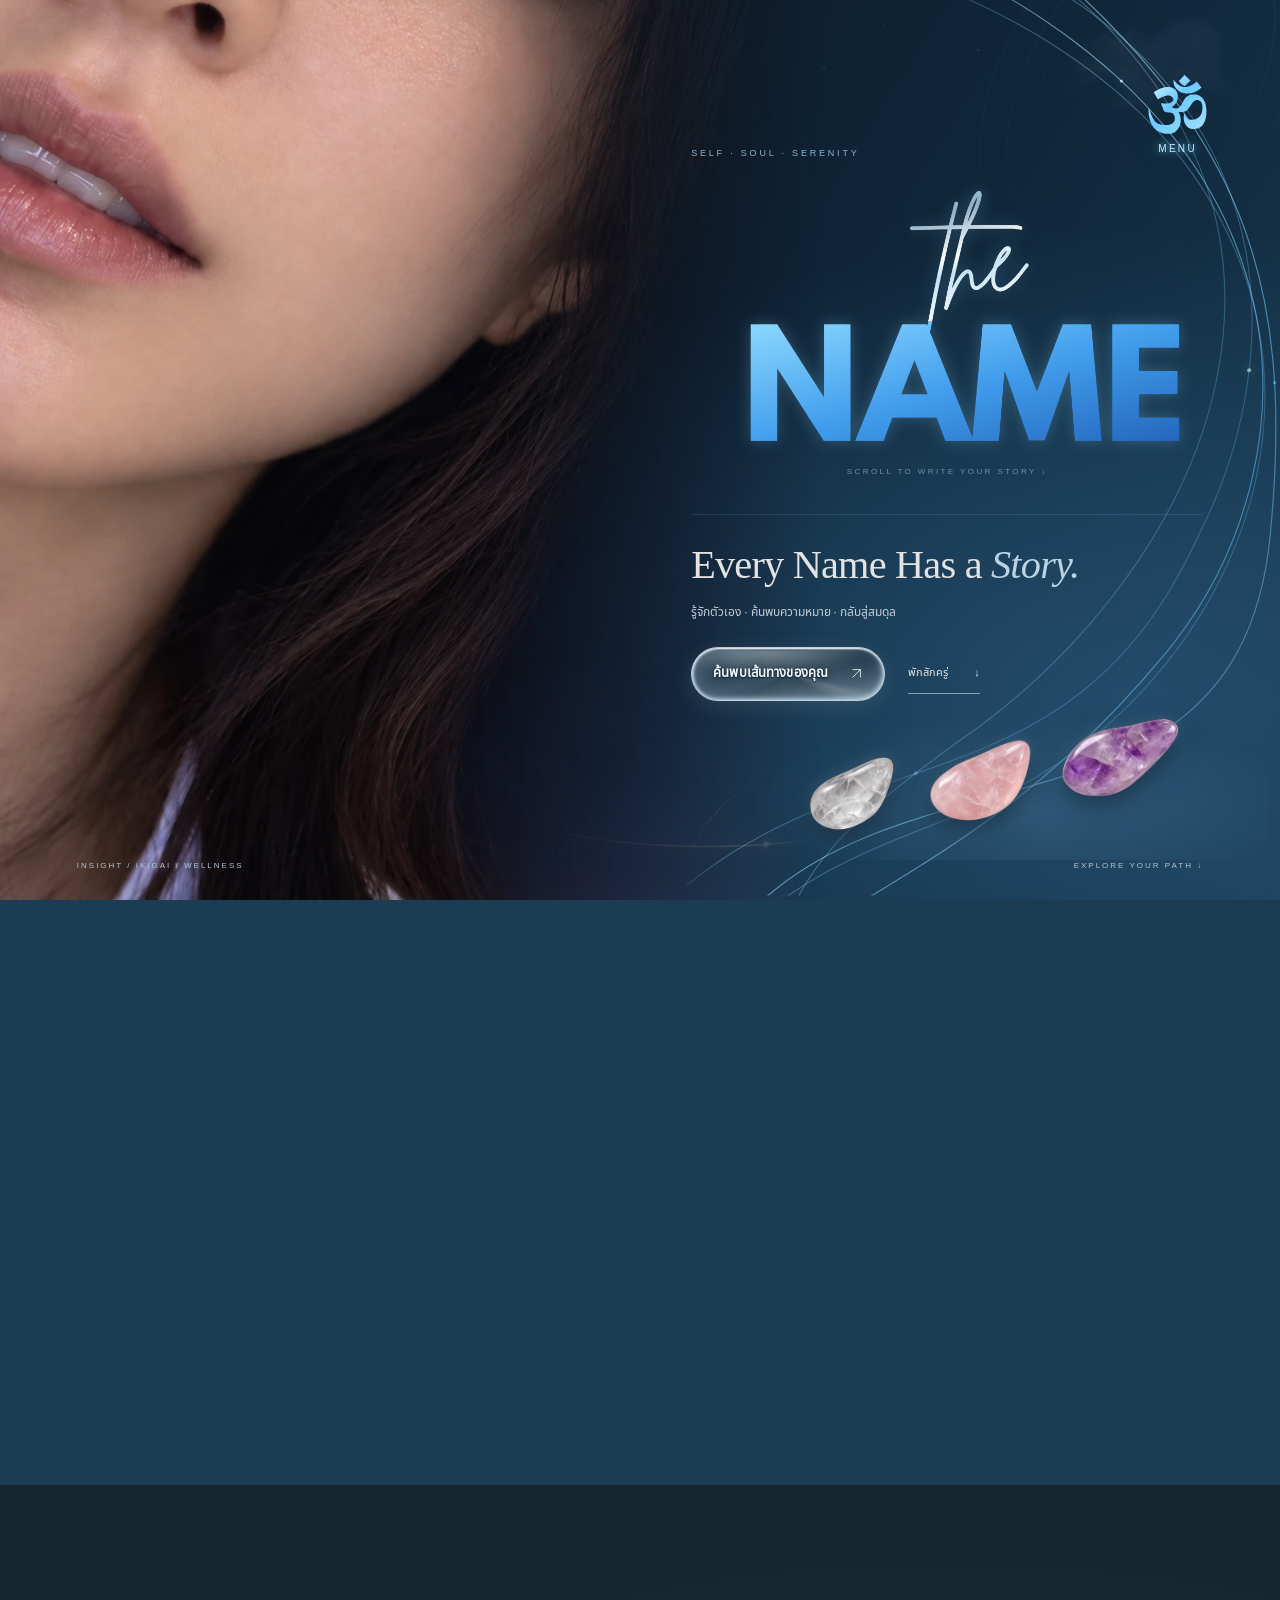
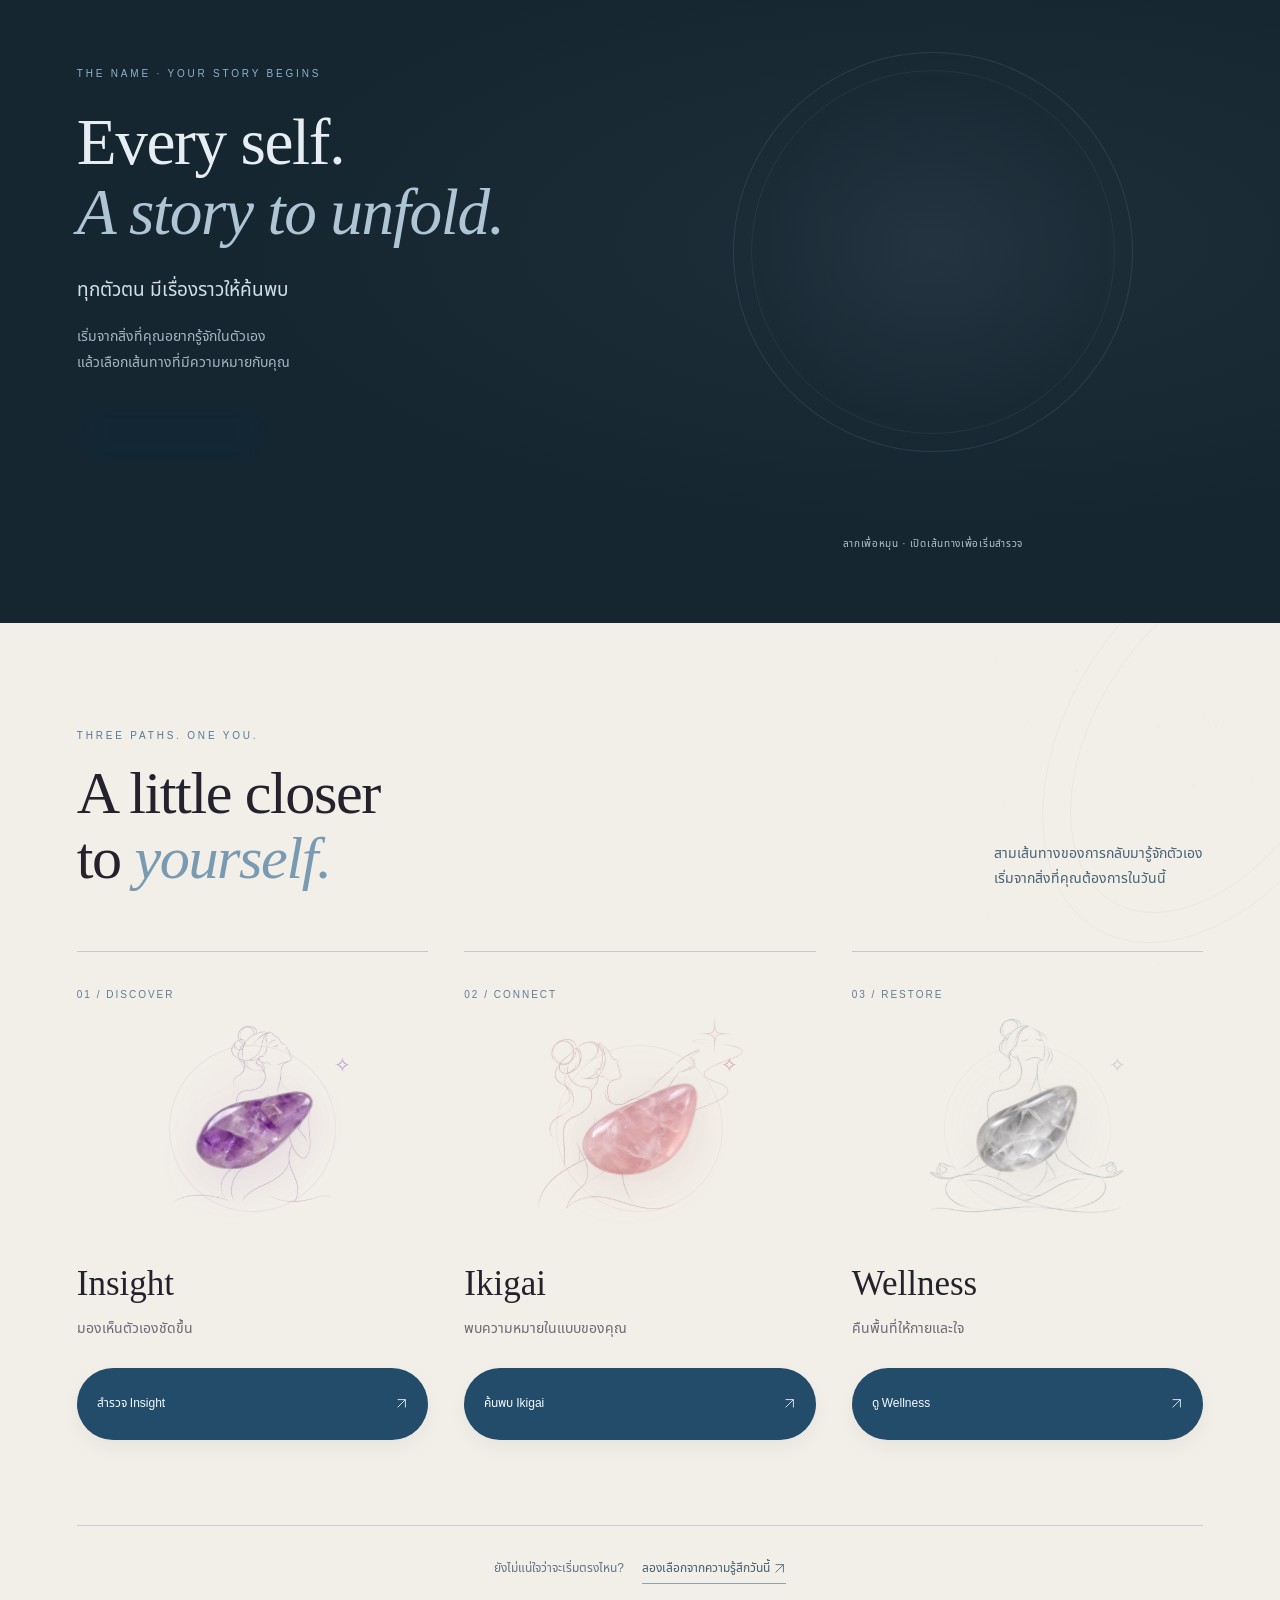
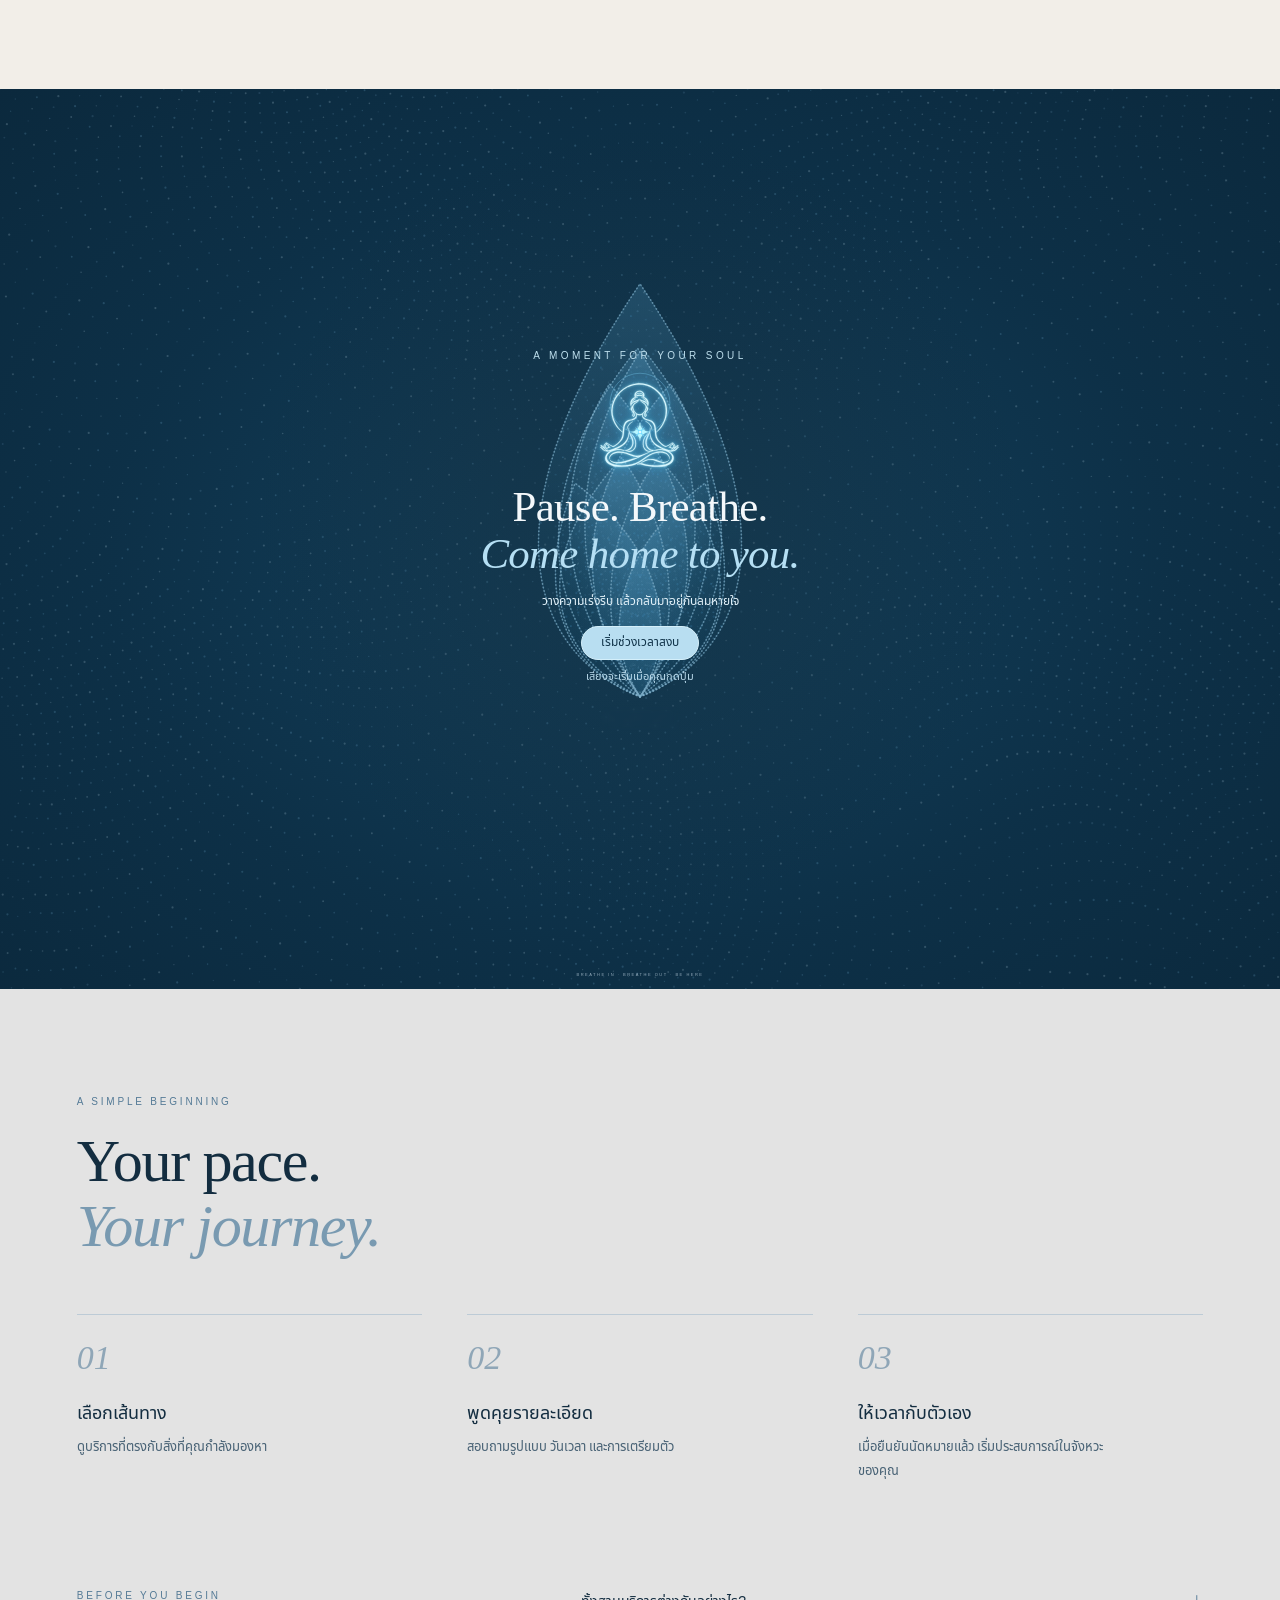
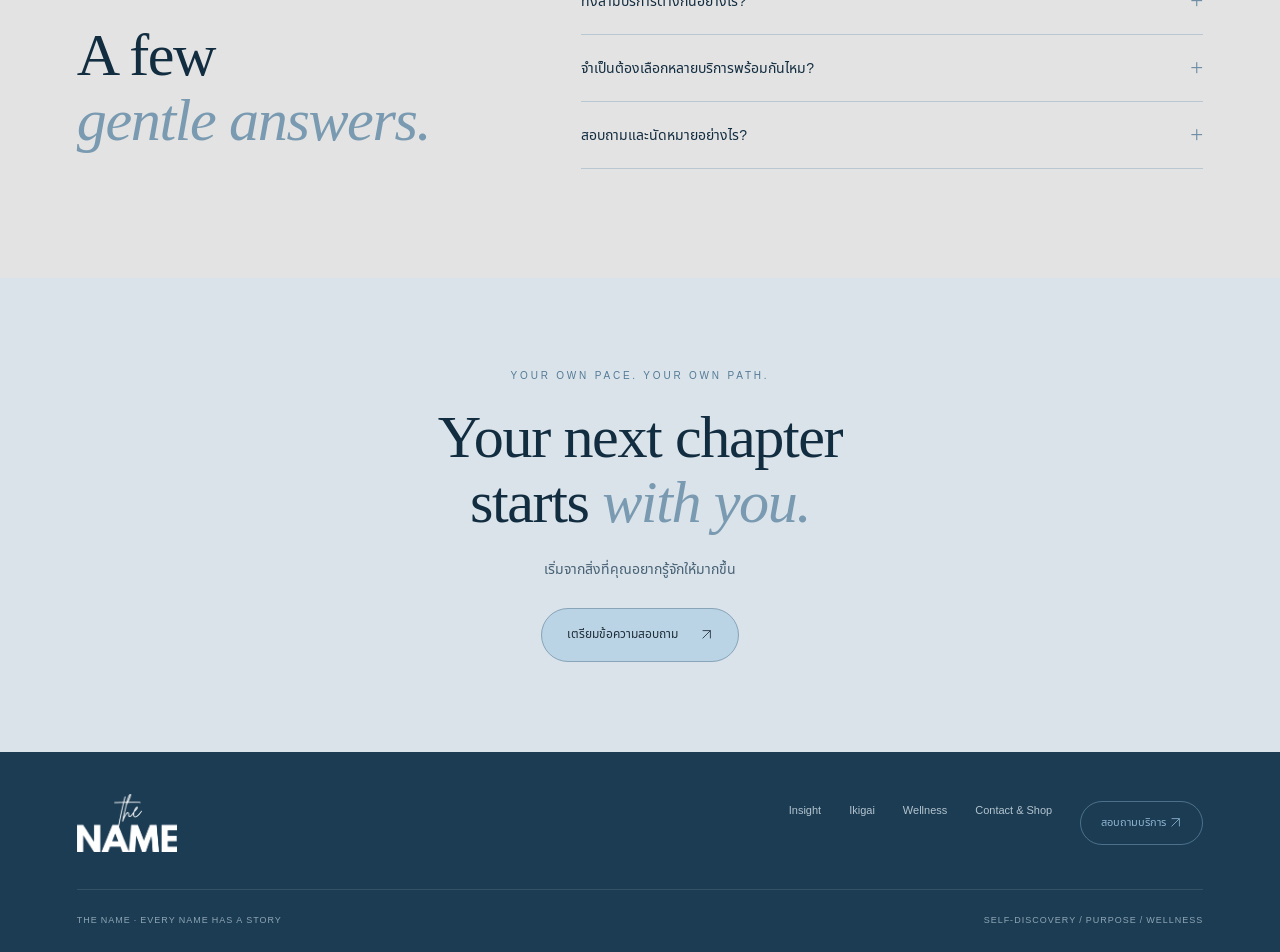
<file: index.html>
<!doctype html>
<html lang="th"><head><meta charset="utf-8"><meta name="viewport" content="width=device-width,initial-scale=1,viewport-fit=cover"><meta name="theme-color" content="#11121e" media="(min-width: 761px)"><title>THE NAME — Every Name Has a Story</title><meta name="description" content="ค้นพบเส้นทางของคุณผ่าน Insight, Ikigai และ Wellness พร้อมช่วงเวลาสงบสำหรับกายและใจ"><link rel="icon" type="image/svg+xml" href="assets/brand-favicon.svg?v=7"><link rel="alternate icon" href="favicon.ico?v=7"><link rel="apple-touch-icon" href="assets/apple-touch-icon.png"><link rel="preload" href="assets/noto-sans-thai.ttf" as="font" type="font/ttf" crossorigin><link rel="stylesheet" href="assets/index-bundle.css"><script defer src="assets/config.js?v=30"></script><script defer src="assets/index-1.js"></script><script type="module" src="assets/gateway-v14.js?v=68"></script><script defer src="assets/index-2.js"></script></head><body class="home-v2"><a class="skip" href="#main">ข้ามไปเนื้อหา</a><header class="site-header" id="glass-navigation" inert><a class="brand" aria-current="page" href="index.html" aria-label="THE NAME หน้าแรก"><img src="assets/brand-nav-neon.svg" alt="THE NAME"></a><div class="glass-menu-panel" id="glass-pages"><nav class="nav-links" id="main-menu" aria-label="เมนูหลัก"><a href="ikigai.html">Ikigai</a><a href="insight.html">Insight</a><a href="wellness.html">Wellness</a><a href="contact-shop.html">Shop</a></nav><div class="header-tools"><nav class="language-switch" aria-label="Language"><a href="index.html?lang=th" data-language="th" lang="th" aria-current="true">TH</a><a href="en/index.html?lang=en" data-language="en" lang="en">EN</a></nav><button class="header-action" data-enquire="เลือกบริการ"><svg class="nav-chat-icon" viewBox="0 0 24 24" fill="none" stroke="currentColor" stroke-width="1.4" aria-hidden="true"><path d="M20 11a7 7 0 0 1-7 7H9l-4 3 1-5a7 7 0 0 1 4-12h3a7 7 0 0 1 7 7Z"/></svg>สอบถามบริการ</button></div></div><button class="glass-page-toggle" aria-label="ปิดเมนู" aria-expanded="false" aria-controls="glass-pages" data-cursor="เลือกหน้า"><span class="glass-current">Home</span><svg viewbox="0 0 16 16" aria-hidden="true"><path d="m4 6 4 4 4-4"></path></svg></button></header><button class="glass-drop home-symbol floating-symbol" aria-label="เปิดเมนู THE NAME" aria-expanded="false" aria-controls="glass-navigation"><img class="symbol-image" src="assets/om-symbol.svg?v=29" alt=""><span class="footer-menu-label hero-menu-label" aria-hidden="true">MENU</span><span class="hero-menu-light" aria-hidden="true"></span></button><noscript><p class="no-script">เปิด JavaScript เพื่อใช้งานเสียง แอนิเมชัน และเตรียมข้อความสอบถาม</p></noscript><main id="main"><section class="hero-scroll-scene" aria-label="THE NAME — เขียนเรื่องราวของคุณด้วยการเลื่อนหน้า"><div class="hero night hero-v2"><div class="hero-bg" aria-hidden="true"></div><div class="hero-face" role="img" aria-label="ภาพใบหน้าต้นฉบับของ THE NAME"></div><div class="cosmic-accent hero-cosmos" aria-hidden="true"><div class="cosmic-nebula"></div><svg class="astronomy-lines" viewbox="0 0 500 500" fill="none" aria-hidden="true"><ellipse cx="280" cy="240" rx="160" ry="245" transform="rotate(32 280 240)"></ellipse><ellipse cx="280" cy="240" rx="130" ry="210" transform="rotate(32 280 240)"></ellipse><path d="M365 55v18m-9-9h18"></path><circle cx="172" cy="367" r="3"></circle></svg><div class="star-field"><i style="--sx:62%;--sy:52%;--star-alpha:0.49"></i><i style="--sx:85%;--sy:37%;--star-alpha:0.42"></i><i style="--sx:45%;--sy:16%;--star-alpha:0.54"></i><i style="--sx:77%;--sy:24%;--star-alpha:0.44"></i><i style="--sx:57%;--sy:24%;--star-alpha:0.29"></i><i style="--sx:28%;--sy:8%;--star-alpha:0.41"></i><i style="--sx:46%;--sy:11%;--star-alpha:0.31"></i><i style="--sx:64%;--sy:24%;--star-alpha:0.51"></i><i style="--sx:11%;--sy:85%;--star-alpha:0.47"></i><i style="--sx:30%;--sy:29%;--star-alpha:0.35"></i><i style="--sx:64%;--sy:80%;--star-alpha:0.42"></i><i style="--sx:30%;--sy:43%;--star-alpha:0.48"></i><i style="--sx:26%;--sy:69%;--star-alpha:0.45"></i><i style="--sx:74%;--sy:22%;--star-alpha:0.52"></i><i style="--sx:67%;--sy:60%;--star-alpha:0.47"></i><i style="--sx:76%;--sy:19%;--star-alpha:0.37"></i><i style="--sx:17%;--sy:22%;--star-alpha:0.48"></i><i style="--sx:35%;--sy:23%;--star-alpha:0.26"></i><i style="--sx:10%;--sy:30%;--star-alpha:0.22"></i><i style="--sx:72%;--sy:38%;--star-alpha:0.52"></i></div></div><h1 class="sr-only">THE NAME — Every Name Has a Story</h1><div class="hero-v2-content"><div class="signature-stage"><span class="eyebrow">SELF · SOUL · SERENITY</span><svg class="hero-logo" xmlns="http://www.w3.org/2000/svg" viewbox="-10 -10 566 338" role="img" aria-label="THE NAME ตามโลโก้ต้นฉบับ"><defs><mask id="original-logo-alpha" maskunits="userSpaceOnUse" x="0" y="0" width="546" height="318" style="mask-type:alpha"><image href="[data-uri]" width="546" height="318"></image></mask><lineargradient id="logo-gold" x1="0" y1="0" x2="1" y2="1"><stop stop-color="#f8fdff"></stop><stop offset=".31" stop-color="#8faec5"></stop><stop offset=".49" stop-color="#ffffff"></stop><stop offset=".55" stop-color="#c6e2f2"></stop><stop offset=".73" stop-color="#f3fcff"></stop><stop offset="1" stop-color="#a4c7de"></stop></lineargradient><lineargradient id="logo-blue" x1="0" y1="0" x2="1" y2="1"><stop stop-color="#8cd9ff"></stop><stop offset=".52" stop-color="#429dec"></stop><stop offset="1" stop-color="#2467be"></stop></lineargradient><radialGradient id="logo-name-drain" gradientUnits="userSpaceOnUse" cx="224" cy="166" r="460">
  <stop offset=".78" stop-color="white"/>
  <stop offset="1" stop-color="white" stop-opacity="0"/>
</radialGradient>
<mask id="logo-name-liquid" maskUnits="userSpaceOnUse" x="0" y="166" width="546" height="152" style="mask-type:alpha">
  <rect width="546" y="166" height="152" fill="url(#logo-name-drain)"/>
</mask>
</defs>
<g mask="url(#original-logo-alpha)">
  <rect width="546" height="166" fill="url(#logo-gold)"/>
  <rect y="166" width="546" height="152" fill="url(#logo-gold)"/>
  <rect class="logo-name-blue" y="166" width="546" height="152" fill="url(#logo-blue)" mask="url(#logo-name-liquid)"/>
</g>
<g class="logo-the-glow">
  <g mask="url(#original-logo-alpha)">
    <g fill="none" stroke="url(#logo-blue)" stroke-linecap="round" stroke-linejoin="round">
      <path class="logo-liquid-trace" data-start=".12" data-end=".55" pathLength="1" stroke-width="13" d="M224 170 L231 137 C243 89 255 39 263 18"/>
      <path class="logo-liquid-trace" data-start=".36" data-end=".63" pathLength="1" stroke-width="12" d="M261 45 H345"/>
      <path class="logo-liquid-trace" data-start=".36" data-end=".59" pathLength="1" stroke-width="12" d="M261 45 H207"/>
      <path class="logo-liquid-trace" data-start=".43" data-end=".82" pathLength="1" stroke-width="15" d="M229 144 C248 110 259 79 278 6 C287 -10 284 20 266 53 L245 147 C267 108 278 100 279 126 C286 150 298 134 309 113"/>
      <path class="logo-liquid-trace" data-start=".71" data-end=".98" pathLength="1" stroke-width="15" d="M309 113 C337 77 324 64 311 90 C288 135 317 145 351 94"/>
    </g>
    <rect class="logo-the-finish" width="546" height="166" fill="url(#logo-blue)" opacity="0"/>
  </g>
</g></svg><span class="signature-instruction">SCROLL TO WRITE YOUR STORY ↓</span></div><div class="hero-message"><h2>Every Name<br> Has a <em>Story.</em></h2><p class="hero-tagline">รู้จักตัวเอง · ค้นพบความหมาย · กลับสู่สมดุล</p><div class="hero-actions"><a class="btn crystal-hero-btn" href="#your-story">ค้นพบเส้นทางของคุณ <svg class="arrow-icon" viewbox="0 0 20 20" fill="none" stroke="currentColor" stroke-width="1.3" aria-hidden="true"><path d="M4 16 16 4M4 4h12v12"></path></svg></a><a class="text-link" href="#pause">พักสักครู่ <span>↓</span></a></div></div></div><div class="hero-gems"><button class="hero-gem" type="button" aria-label="ควอตซ์ใส" aria-pressed="false"><img src="assets/clear-quartz.webp" alt="" decoding="async"></button><button class="hero-gem" type="button" aria-label="โรสควอตซ์" aria-pressed="false"><img src="assets/rose-quartz.webp" alt="" decoding="async"></button><button class="hero-gem" type="button" aria-label="อเมทิสต์" aria-pressed="false"><img src="assets/amethyst.webp" alt="" decoding="async"></button></div><div class="hero-foot"><span>INSIGHT / IKIGAI / WELLNESS</span><a href="#pathways">EXPLORE YOUR PATH ↓</a></div></div></section><section class="card-gateway night" id="your-story"><div class="wrap card-gateway-layout"><div class="card-gateway-copy"><span class="eyebrow">THE NAME · YOUR STORY BEGINS</span><h2>Every self.<br><em>A story to unfold.</em></h2><p>ทุกตัวตน มีเรื่องราวให้ค้นพบ</p><p class="card-gateway-note">เริ่มจากสิ่งที่คุณอยากรู้จักในตัวเอง<br>แล้วเลือกเส้นทางที่มีความหมายกับคุณ</p><a class="btn crystal-hero-btn card-open" href="#pathways">เปิดเส้นทางของคุณ <svg class="arrow-icon" viewbox="0 0 20 20" fill="none" stroke="currentColor" stroke-width="1.3" aria-hidden="true"><path d="M4 16 16 4M4 4h12v12"></path></svg></a></div><div class="card-gateway-art"><div class="card-halo" aria-hidden="true"></div><div class="card-viewer" tabindex="0" role="button" aria-pressed="false" aria-label="การ์ดสามมิติของ THE NAME แตะเพื่อพลิก หรือลากเพื่อหมุน"><img class="card-poster" src="assets/card-front-v4.png" alt="การ์ดสีน้ำเงินขอบทองของ THE NAME"><canvas class="card-canvas" aria-hidden="true"></canvas></div><p class="card-instruction">ลากเพื่อหมุน · เปิดเส้นทางเพื่อเริ่มสำรวจ</p></div></div></section><section class="section pathways-v2" id="pathways"><div class="cosmic-accent pathways-cosmos" aria-hidden="true"><svg class="astronomy-lines" viewbox="0 0 500 500" fill="none" aria-hidden="true"><ellipse cx="280" cy="240" rx="160" ry="245" transform="rotate(32 280 240)"></ellipse><ellipse cx="280" cy="240" rx="130" ry="210" transform="rotate(32 280 240)"></ellipse><path d="M365 55v18m-9-9h18"></path><circle cx="172" cy="367" r="3"></circle></svg><div class="star-field"><i style="--sx:62%;--sy:52%;--star-alpha:0.49"></i><i style="--sx:85%;--sy:37%;--star-alpha:0.42"></i><i style="--sx:45%;--sy:16%;--star-alpha:0.54"></i><i style="--sx:77%;--sy:24%;--star-alpha:0.44"></i><i style="--sx:57%;--sy:24%;--star-alpha:0.29"></i><i style="--sx:28%;--sy:8%;--star-alpha:0.41"></i><i style="--sx:46%;--sy:11%;--star-alpha:0.31"></i><i style="--sx:64%;--sy:24%;--star-alpha:0.51"></i><i style="--sx:11%;--sy:85%;--star-alpha:0.47"></i><i style="--sx:30%;--sy:29%;--star-alpha:0.35"></i><i style="--sx:64%;--sy:80%;--star-alpha:0.42"></i><i style="--sx:30%;--sy:43%;--star-alpha:0.48"></i><i style="--sx:26%;--sy:69%;--star-alpha:0.45"></i><i style="--sx:74%;--sy:22%;--star-alpha:0.52"></i><i style="--sx:67%;--sy:60%;--star-alpha:0.47"></i><i style="--sx:76%;--sy:19%;--star-alpha:0.37"></i><i style="--sx:17%;--sy:22%;--star-alpha:0.48"></i><i style="--sx:35%;--sy:23%;--star-alpha:0.26"></i><i style="--sx:10%;--sy:30%;--star-alpha:0.22"></i><i style="--sx:72%;--sy:38%;--star-alpha:0.52"></i></div></div><div class="wrap"><div class="intro-head"><div><span class="eyebrow">THREE PATHS. ONE YOU.</span><h2>A little closer<br>to <em>yourself.</em></h2></div><p>สามเส้นทางของการกลับมารู้จักตัวเอง<br>เริ่มจากสิ่งที่คุณต้องการในวันนี้</p></div><div class="path-grid"><a class="path-card" href="insight.html"><span class="path-number">01 / DISCOVER</span><div class="stone-stage"><img class="path-line-figure" src="assets/path-original-1.svg" alt="" loading="lazy" decoding="async"><img class="floating-stone" src="assets/amethyst.webp" alt="amethyst" width="190" height="165" loading="lazy"></div><h3>Insight</h3><p>มองเห็นตัวเองชัดขึ้น</p><div class="path-bottom path-cta"><span>สำรวจ Insight</span><span aria-hidden="true"><svg class="arrow-icon" viewbox="0 0 20 20" fill="none" stroke="currentColor" stroke-width="1.3" aria-hidden="true"><path d="M4 16 16 4M4 4h12v12"></path></svg></span></div></a><a class="path-card" href="ikigai.html"><span class="path-number">02 / CONNECT</span><div class="stone-stage"><img class="path-line-figure" src="assets/path-original-2.svg" alt="" loading="lazy" decoding="async"><img class="floating-stone" src="assets/rose-quartz.webp" alt="rose quartz" width="190" height="165" loading="lazy"></div><h3>Ikigai</h3><p>พบความหมายในแบบของคุณ</p><div class="path-bottom path-cta"><span>ค้นพบ Ikigai</span><span aria-hidden="true"><svg class="arrow-icon" viewbox="0 0 20 20" fill="none" stroke="currentColor" stroke-width="1.3" aria-hidden="true"><path d="M4 16 16 4M4 4h12v12"></path></svg></span></div></a><a class="path-card" href="wellness.html"><span class="path-number">03 / RESTORE</span><div class="stone-stage"><img class="path-line-figure" src="assets/path-original-3.svg" alt="" loading="lazy" decoding="async"><img class="floating-stone" src="assets/clear-quartz.webp" alt="clear quartz" width="190" height="165" loading="lazy"></div><h3>Wellness</h3><p>คืนพื้นที่ให้กายและใจ</p><div class="path-bottom path-cta"><span>ดู Wellness</span><span aria-hidden="true"><svg class="arrow-icon" viewbox="0 0 20 20" fill="none" stroke="currentColor" stroke-width="1.3" aria-hidden="true"><path d="M4 16 16 4M4 4h12v12"></path></svg></span></div></a></div><div class="choose-note"><span>ยังไม่แน่ใจว่าจะเริ่มตรงไหน?</span><button id="open-path">ลองเลือกจากความรู้สึกวันนี้ <svg class="arrow-icon" viewbox="0 0 20 20" fill="none" stroke="currentColor" stroke-width="1.3" aria-hidden="true"><path d="M4 16 16 4M4 4h12v12"></path></svg></button></div></div></section><section class="ritual night ritual-fullscreen" id="pause"><canvas id="om-dots" aria-hidden="true"></canvas><div class="ritual-vignette" aria-hidden="true"></div><svg xmlns="http://www.w3.org/2000/svg" class="ritual-lotus" viewBox="0 0 1100 920" aria-hidden="true">
  <defs>
    <linearGradient id="petal" x2="0" y2="1" gradientUnits="objectBoundingBox">
      <stop stop-color="#76cfff" stop-opacity=".24"/>
      <stop offset="1" stop-color="#0b4260" stop-opacity=".08"/>
    </linearGradient>
    <pattern id="dust" width="57" height="49" patternUnits="userSpaceOnUse">
      <circle cx="5" cy="8" r="1.3" fill="#77caff" opacity=".46"/>
      <circle cx="20" cy="34" r="1.6" fill="#59bdff" opacity=".36"/>
      <circle cx="34" cy="13" r=".9" fill="#b0e3ff" opacity=".55"/>
      <circle cx="48" cy="41" r="1.15" fill="#63b8f2" opacity=".55"/>
      <circle cx="55" cy="23" r=".7" fill="#a6dcff" opacity=".6"/>
    </pattern>
    <path id="center" d="M550 805C343 724 248 470 550 22C852 470 757 724 550 805Z"/>
    <path id="ritual-petal-0" d="M550 805C303 784 159 562 206 241C441 351 561 552 550 805Z"/>
    <path id="ritual-petal-1" d="M550 805C354 797 253 652 341 401C514 507 581 684 550 805Z"/>
    <path id="ritual-petal-2" d="M550 805C299 832 112 692 36 503C313 479 481 592 550 805Z"/>
    <path id="ritual-petal-3" d="M550 805C423 963 242 897 127 797C277 690 449 682 550 805Z"/>
  </defs>
<g fill="url(#petal)" stroke="#78c8f5" stroke-opacity=".34" stroke-width="1.2" ><use href="#center"/><g class="ritual-petal" style="--petal-fold:31deg"><use href="#ritual-petal-0"/></g><g class="ritual-petal" style="--petal-fold:-31deg"><use href="#ritual-petal-0" transform="translate(1100) scale(-1 1)"/></g><g class="ritual-petal" style="--petal-fold:23deg"><use href="#ritual-petal-1"/></g><g class="ritual-petal" style="--petal-fold:-23deg"><use href="#ritual-petal-1" transform="translate(1100) scale(-1 1)"/></g><g class="ritual-petal" style="--petal-fold:54deg"><use href="#ritual-petal-2"/></g><g class="ritual-petal" style="--petal-fold:-54deg"><use href="#ritual-petal-2" transform="translate(1100) scale(-1 1)"/></g><g class="ritual-petal" style="--petal-fold:72deg"><use href="#ritual-petal-3"/></g><g class="ritual-petal" style="--petal-fold:-72deg"><use href="#ritual-petal-3" transform="translate(1100) scale(-1 1)"/></g></g><g fill="url(#dust)" stroke="#b1e5ff" stroke-opacity=".64" stroke-width="3.2" stroke-dasharray=".5 6.2" stroke-linecap="round"><use href="#center"/><g class="ritual-petal" style="--petal-fold:31deg"><use href="#ritual-petal-0"/></g><g class="ritual-petal" style="--petal-fold:-31deg"><use href="#ritual-petal-0" transform="translate(1100) scale(-1 1)"/></g><g class="ritual-petal" style="--petal-fold:23deg"><use href="#ritual-petal-1"/></g><g class="ritual-petal" style="--petal-fold:-23deg"><use href="#ritual-petal-1" transform="translate(1100) scale(-1 1)"/></g><g class="ritual-petal" style="--petal-fold:54deg"><use href="#ritual-petal-2"/></g><g class="ritual-petal" style="--petal-fold:-54deg"><use href="#ritual-petal-2" transform="translate(1100) scale(-1 1)"/></g><g class="ritual-petal" style="--petal-fold:72deg"><use href="#ritual-petal-3"/></g><g class="ritual-petal" style="--petal-fold:-72deg"><use href="#ritual-petal-3" transform="translate(1100) scale(-1 1)"/></g></g></svg><div class="ritual-centered"><span class="eyebrow">A MOMENT FOR YOUR SOUL</span><div class="ritual-figure" aria-hidden="true">
  <svg class="ritual-halo" viewBox="0 0 100 100"><circle cx="50" cy="50" r="48"/></svg>
  <img class="om-center" src="assets/ritual-figure.svg?v=70" alt="" width="547" height="576">
  <svg class="ritual-heart-light" viewBox="0 0 64 64" fill="none">
    <path d="M32 0Q33 29 64 32Q33 34 32 64Q30 34 0 32Q30 30 32 0Z" fill="#b7f6ff"/>
    <path d="M16 16L32 28 48 16 36 32 48 48 32 36 16 48 28 32Z" fill="#75daff"/>
    <circle cx="32" cy="32" r="3.5" fill="#fff"/>
  </svg>
</div><h2>Pause. Breathe.<br><em>Come home to you.</em></h2><p>วางความเร่งรีบ แล้วกลับมาอยู่กับลมหายใจ</p><button class="btn" id="calm-toggle" aria-pressed="false">เริ่มช่วงเวลาสงบ</button><p id="calm-status" class="status" role="status">เสียงจะเริ่มเมื่อคุณกดปุ่ม</p><div class="music-shell"><audio id="calm-audio" preload="metadata" controls loop src="assets/1107.mp3"></audio><div class="music-panel music-three" id="music-panel" hidden=""><div class="music-cluster"><button class="music-play music-circle" type="button" aria-label="เล่น / หยุดเสียงโอม" aria-pressed="false"><svg class="play-glyph" viewbox="0 0 24 24"><path d="m9 5 11 7-11 7Z"></path></svg><svg class="stop-glyph" viewbox="0 0 24 24"><rect x="7" y="7" width="10" height="10" rx="1"></rect></svg></button><div class="volume-group"><button class="music-volume-open music-circle" aria-label="ปรับระดับเสียง" aria-expanded="false"><svg viewbox="0 0 24 24"><path d="M11 5 6 9H3v6h3l5 4ZM15 8q6 4 0 8M18 5q9 7 0 14"></path></svg></button><div class="volume-reveal"><input id="music-volume" type="range" min="0" max="1" step="0.01" value="0.7" aria-label="ระดับเสียงโอม"></div></div><button class="music-mute music-circle" type="button" aria-label="ปิดเสียง" aria-pressed="false"><svg viewbox="0 0 24 24"><path d="M11 5 6 9H3v6h3l5 4ZM16 9l6 6m0-6-6 6"></path></svg></button><span class="music-state sr-only" role="status"></span></div></div></div></div><span class="ritual-bottom" aria-hidden="true">BREATHE IN · BREATHE OUT · BE HERE</span></section><section class="section"><div class="wrap"><span class="eyebrow">A SIMPLE BEGINNING</span><h2 style="margin-top:20px">Your pace.<br><em>Your journey.</em></h2><div class="steps-grid"><article class="step"><span class="step-num">01</span><h3>เลือกเส้นทาง</h3><p>ดูบริการที่ตรงกับสิ่งที่คุณกำลังมองหา</p></article><article class="step"><span class="step-num">02</span><h3>พูดคุยรายละเอียด</h3><p>สอบถามรูปแบบ วันเวลา และการเตรียมตัว</p></article><article class="step"><span class="step-num">03</span><h3>ให้เวลากับตัวเอง</h3><p>เมื่อยืนยันนัดหมายแล้ว เริ่มประสบการณ์ในจังหวะของคุณ</p></article></div></div></section><section class="section" style="padding-top:0"><div class="wrap faq-grid"><div><span class="eyebrow">BEFORE YOU BEGIN</span><h2>A few<br><em>gentle answers.</em></h2></div><div class="faq-list"><details><summary>ทั้งสามบริการต่างกันอย่างไร?</summary><p>Insight เน้นสำรวจตัวตนและแนวทางชีวิต Ikigai เน้นค้นหาความหมายและจุดเชื่อมโยงของสิ่งที่รัก ส่วน Wellness ให้พื้นที่กับการดูแลกายและใจ</p></details><details><summary>จำเป็นต้องเลือกหลายบริการพร้อมกันไหม?</summary><p>เริ่มจากดูรายละเอียดของบริการที่คุณสนใจ แล้วสอบถาม THE NAME เพื่อเลือกรูปแบบที่เหมาะกับคุณก่อนจอง</p></details><details><summary>สอบถามและนัดหมายอย่างไร?</summary><p>กด “สอบถามบริการ” เพื่อเตรียมข้อความ ระบุบริการและคำถามที่ต้องการ แล้วส่งให้ THE NAME ผ่านช่องทางติดต่อที่คุณใช้อยู่ การเตรียมข้อความยังไม่ใช่การยืนยันนัดหมาย</p></details></div></div></section><section class="closing"><span class="eyebrow">YOUR OWN PACE. YOUR OWN PATH.</span><h2>Your next chapter<br>starts <em>with you.</em></h2><p>เริ่มจากสิ่งที่คุณอยากรู้จักให้มากขึ้น</p><button class="btn" data-enquire="เลือกบริการ">เตรียมข้อความสอบถาม <svg class="arrow-icon" viewbox="0 0 20 20" fill="none" stroke="currentColor" stroke-width="1.3" aria-hidden="true"><path d="M4 16 16 4M4 4h12v12"></path></svg></button></section></main><footer class="footer night"><div class="footer-main"><a href="index.html" aria-label="THE NAME หน้าแรก"><img src="assets/brand-logo-original.png" alt="THE NAME" loading="lazy"></a><nav aria-label="เมนูท้ายหน้า"><a href="insight.html">Insight</a><a href="ikigai.html">Ikigai</a><a href="wellness.html">Wellness</a><a href="contact-shop.html">Contact &amp; Shop</a><button class="header-action" data-enquire="เลือกบริการ">สอบถามบริการ <svg class="arrow-icon" viewbox="0 0 20 20" fill="none" stroke="currentColor" stroke-width="1.3" aria-hidden="true"><path d="M4 16 16 4M4 4h12v12"></path></svg></button></nav></div><div class="footer-bottom"><span>THE NAME · EVERY NAME HAS A STORY</span><span>SELF-DISCOVERY / PURPOSE / WELLNESS</span></div></footer><dialog id="enquiry-dialog" aria-labelledby="enquiry-title"><div class="dialog-top"><h2 id="enquiry-title">Begin your journey.</h2><button class="dialog-close" aria-label="ปิดหน้าต่าง" data-close>×</button></div><p class="dialog-description">เลือกบริการแล้วเปิด LINE พร้อมข้อความที่กรอกไว้<br>ข้อความนี้ยังไม่ใช่การยืนยันการจอง</p><form id="enquiry-form"><label for="enquiry-service">บริการที่สนใจ</label><select id="enquiry-service"><option value="">เลือกบริการ</option><option>Insight</option><option>Full Life Map</option><option>Ikigai</option><option>Wellness</option><option>Signature Facial Ritual</option><option>Signature Mantra Yoga</option><option>Signature Wellness Experience</option></select><label for="enquiry-name">ชื่อที่ต้องการให้เรียก (ไม่บังคับ)</label><input id="enquiry-name" autocomplete="given-name" maxlength="80" placeholder="ชื่อของคุณ"><label for="enquiry-note">สิ่งที่อยากสอบถาม (ไม่บังคับ)</label><textarea id="enquiry-note" maxlength="1000" placeholder="เช่น รายละเอียดบริการ วันว่าง หรือสถานที่ให้บริการ"></textarea><div class="form-actions"><a class="btn" id="open-enquiry-line" href="https://line.me/R/oaMessage/%40236aegvl/">เปิด LINE พร้อมข้อความ</a><button class="btn ghost" type="button" id="copy-enquiry">คัดลอกข้อความ</button></div><p class="dialog-status" id="enquiry-status" role="status"></p><textarea id="message-fallback" aria-label="ข้อความสอบถามสำหรับคัดลอก" readonly hidden></textarea></form></dialog><dialog id="path-dialog" aria-labelledby="path-title"><div class="dialog-top"><h2 id="path-title">Where to begin?</h2><button class="dialog-close" aria-label="ปิดหน้าต่าง" data-close>×</button></div><p class="dialog-description">วันนี้คุณอยากให้พื้นที่กับเรื่องไหนมากที่สุด?</p><div class="quiz-options"><button data-path="insight">อยากเข้าใจตัวเองมากขึ้น <svg class="arrow-icon" viewbox="0 0 20 20" fill="none" stroke="currentColor" stroke-width="1.3" aria-hidden="true"><path d="M4 16 16 4M4 4h12v12"></path></svg></button><button data-path="ikigai">อยากค้นหาทิศทางและความหมาย <svg class="arrow-icon" viewbox="0 0 20 20" fill="none" stroke="currentColor" stroke-width="1.3" aria-hidden="true"><path d="M4 16 16 4M4 4h12v12"></path></svg></button><button data-path="wellness">อยากพักและดูแลกายใจ <svg class="arrow-icon" viewbox="0 0 20 20" fill="none" stroke="currentColor" stroke-width="1.3" aria-hidden="true"><path d="M4 16 16 4M4 4h12v12"></path></svg></button></div><div class="quiz-result" hidden aria-live="polite"></div></dialog></body></html>
</file>
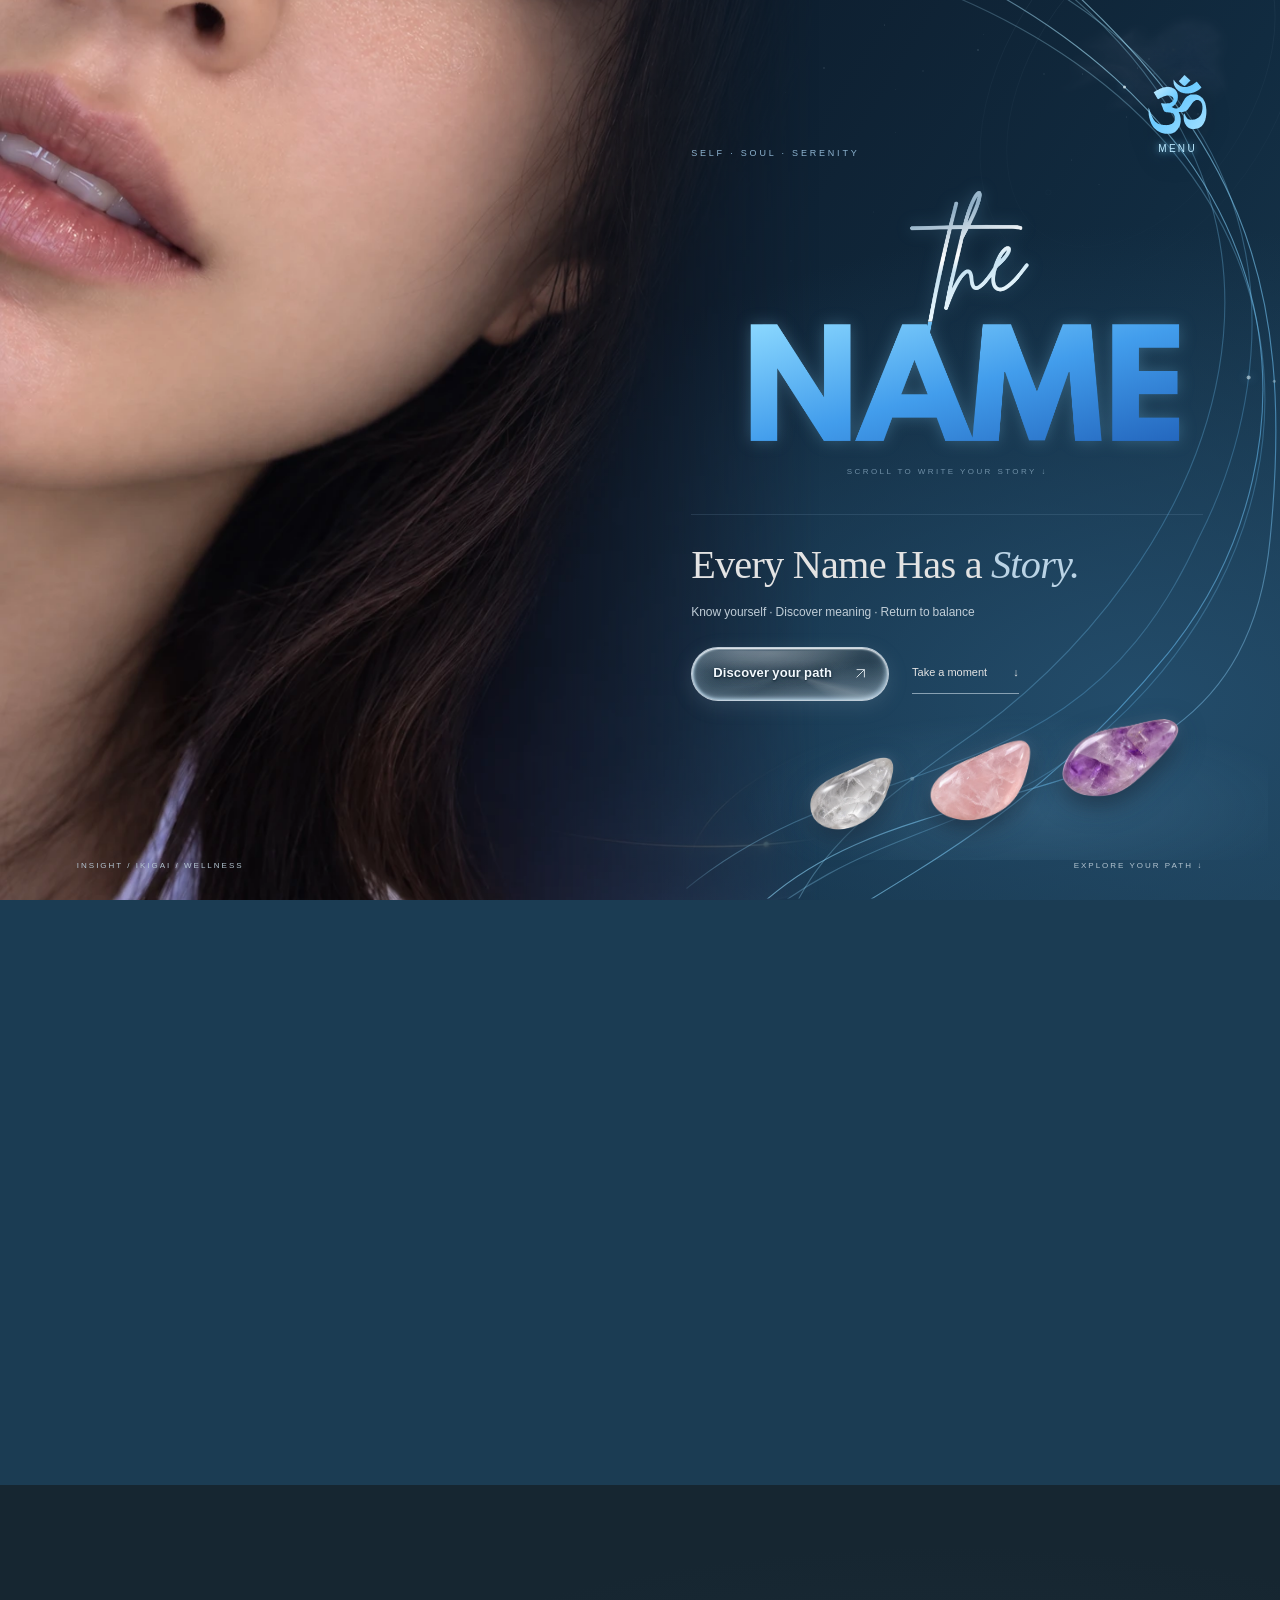
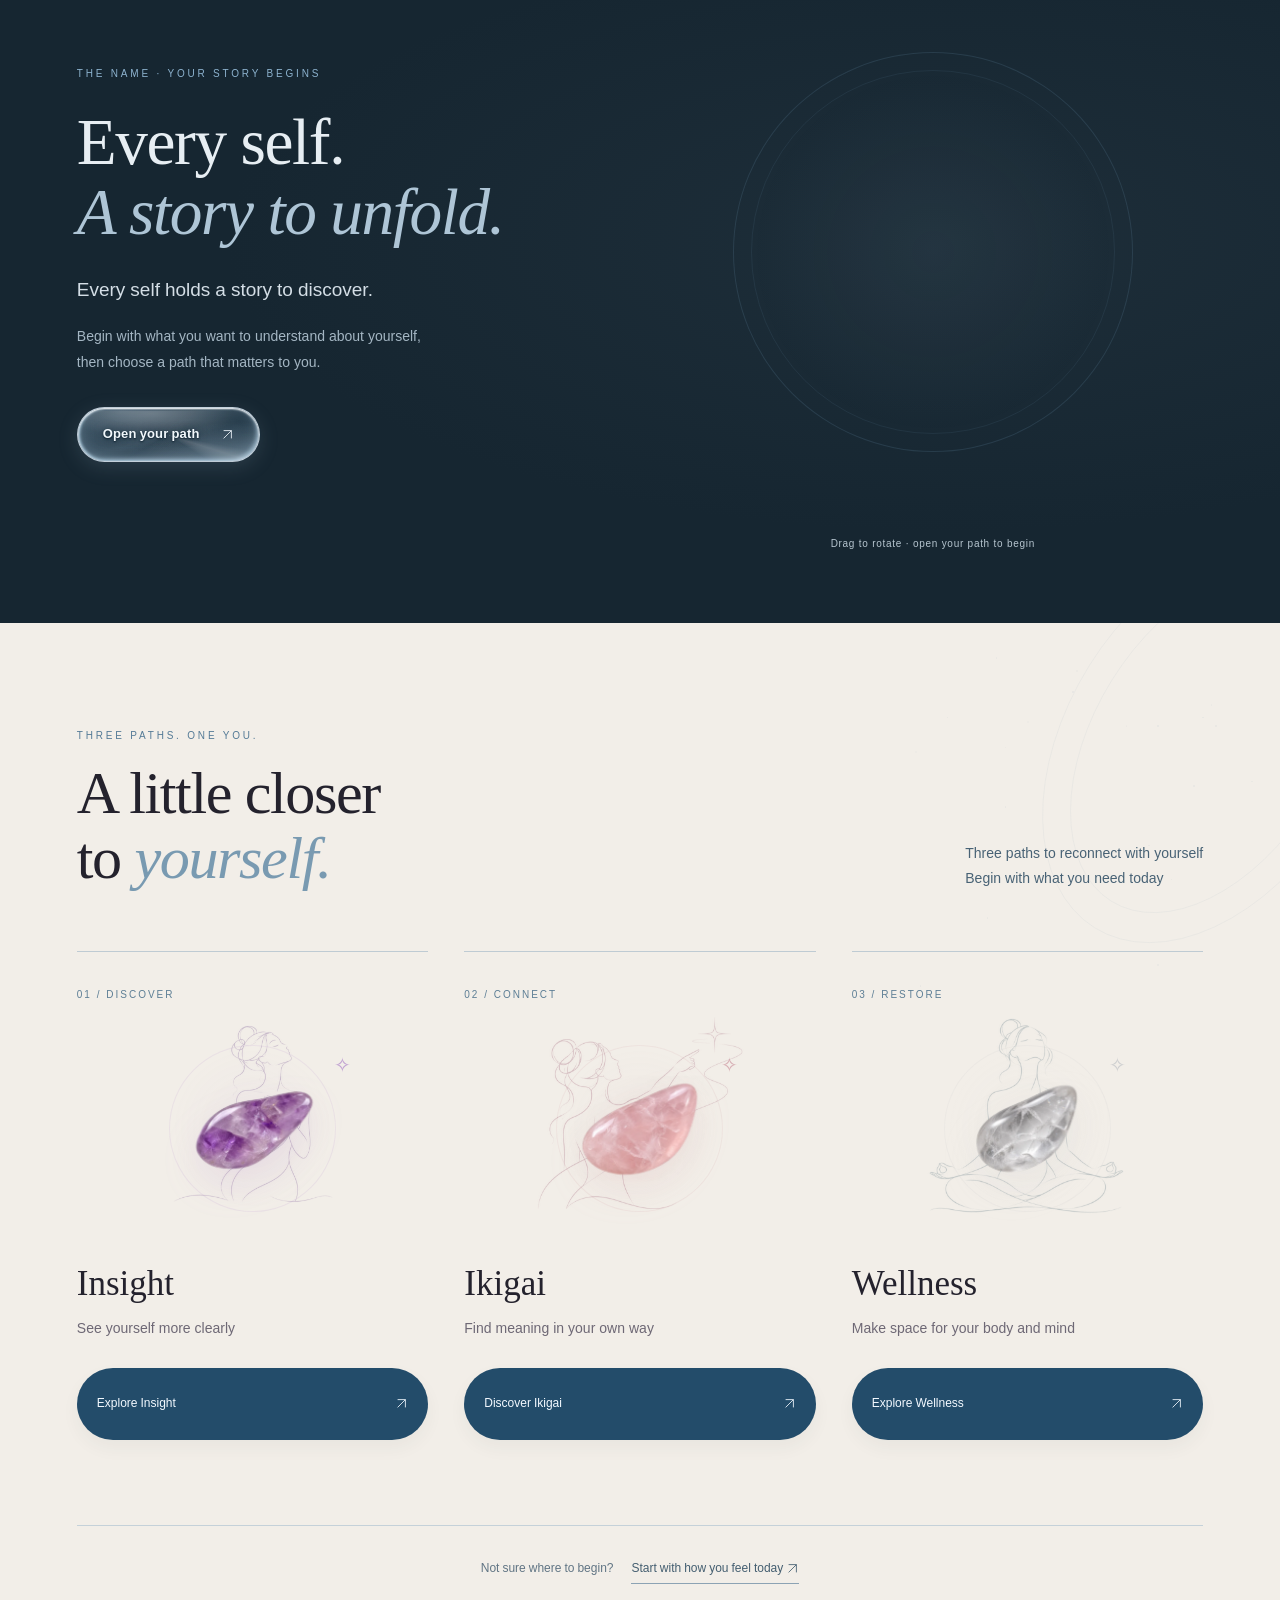
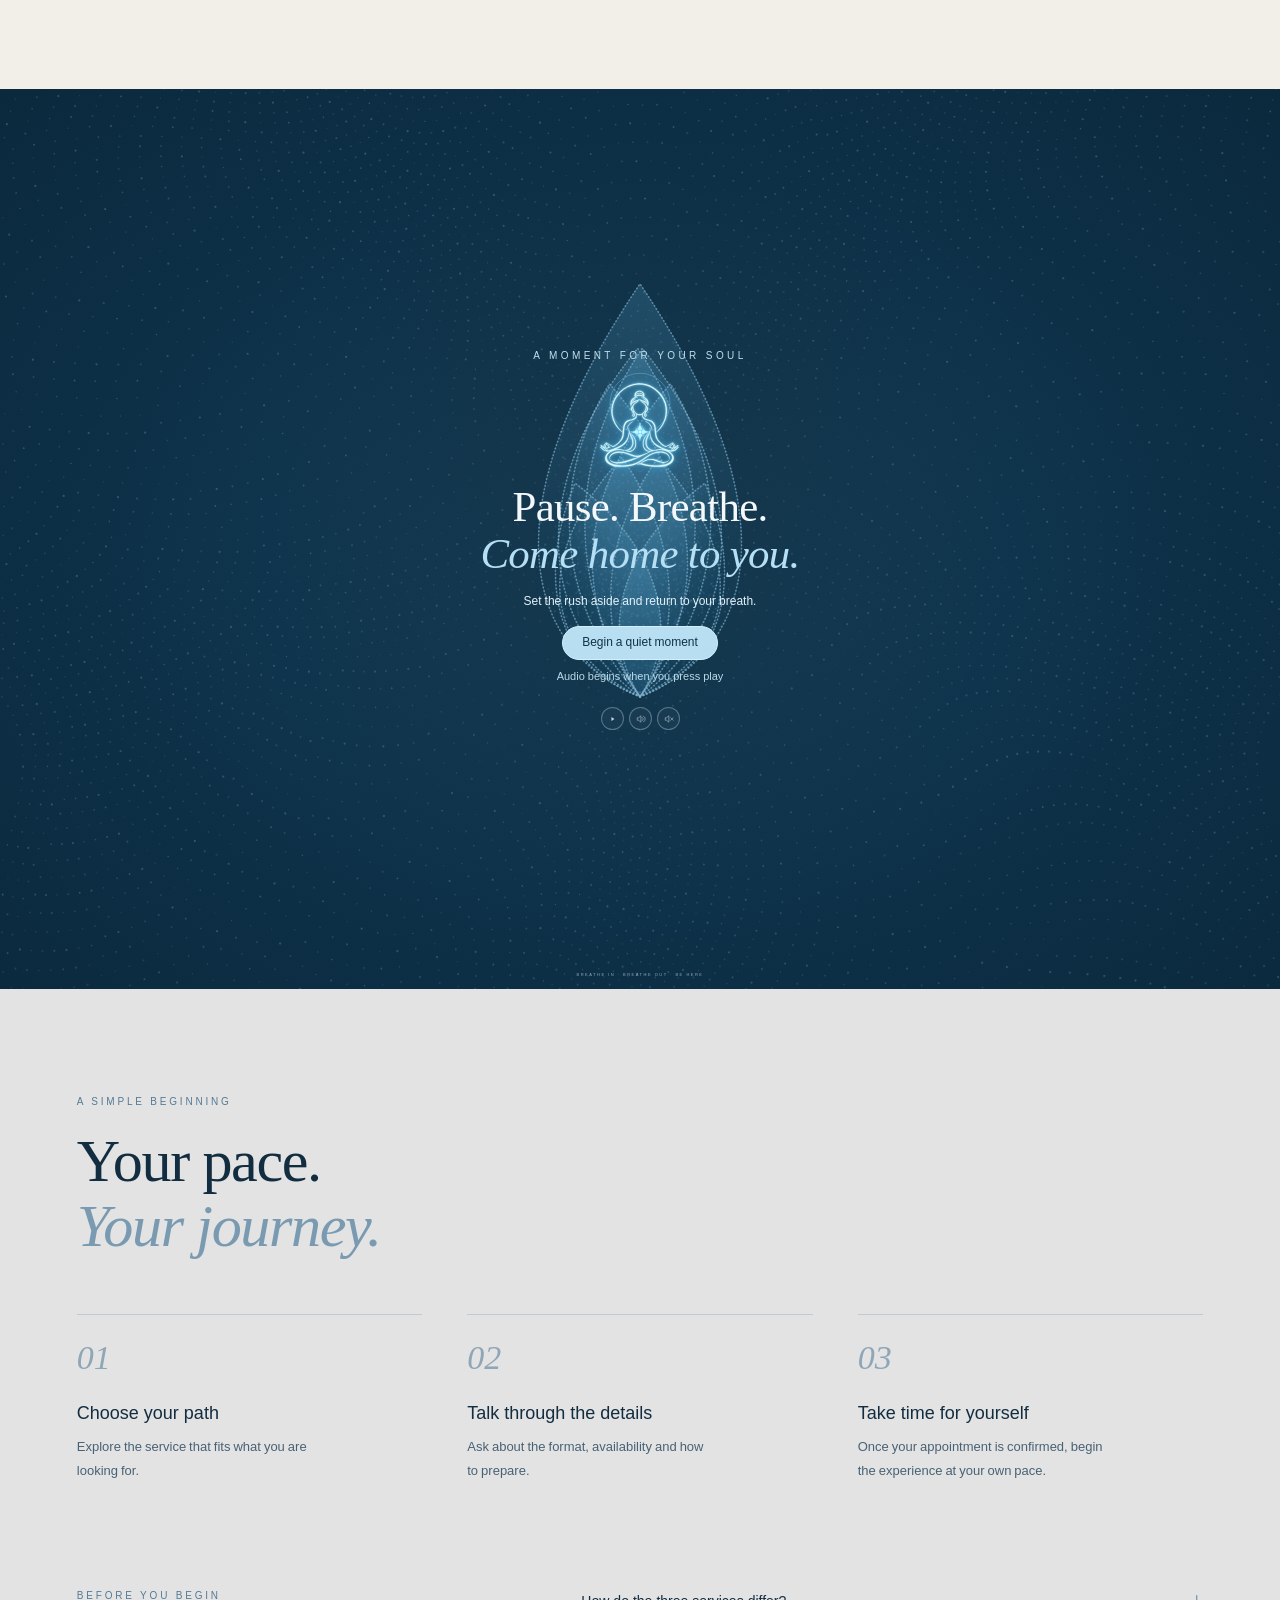
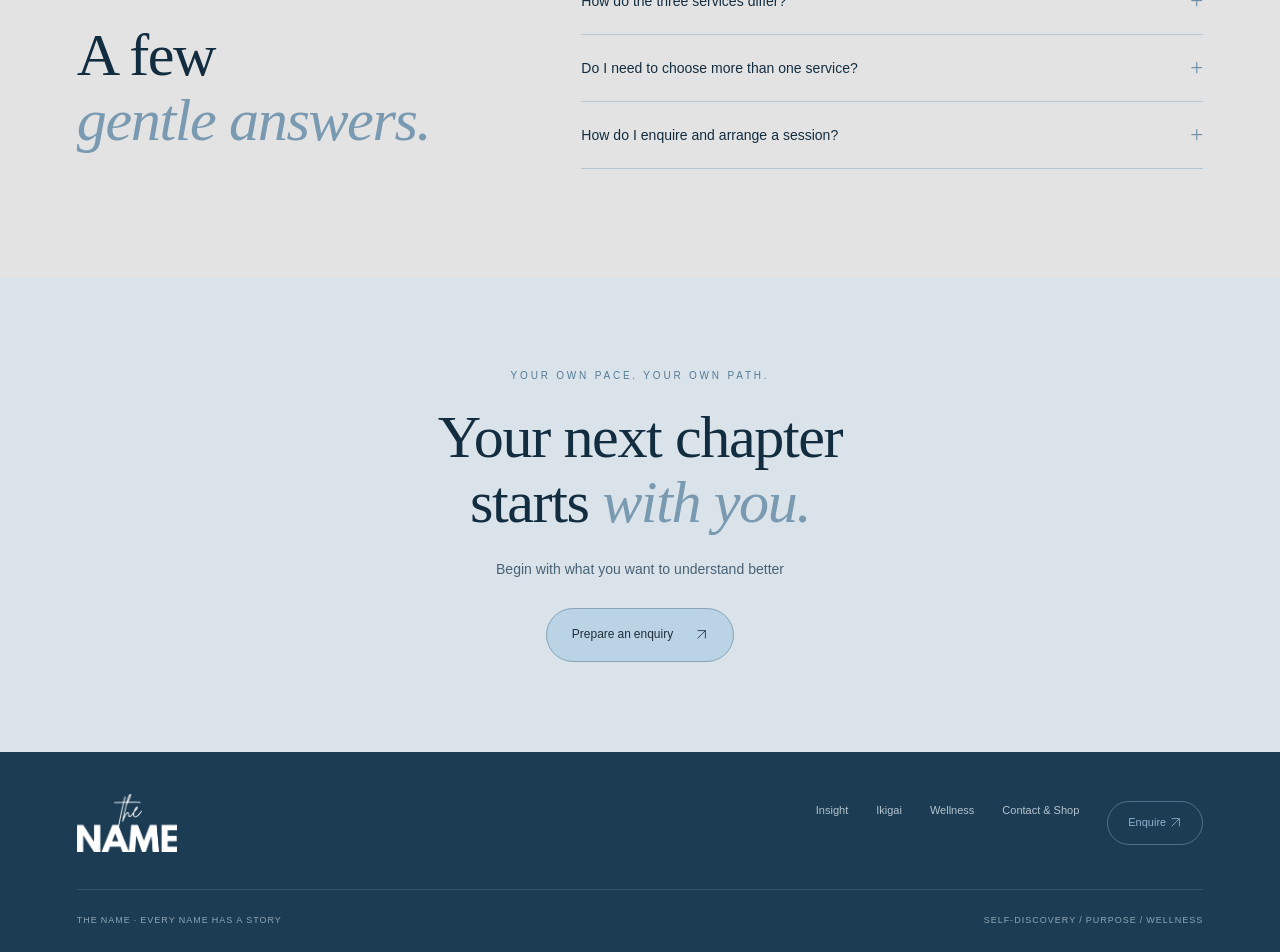
<file: en/index.html>
<!doctype html>
<html lang="en"><head><base href="../"><meta charset="utf-8"><meta name="viewport" content="width=device-width,initial-scale=1,viewport-fit=cover"><meta name="theme-color" content="#11121e" media="(min-width: 761px)"><title>THE NAME — Every Name Has a Story</title><meta name="description" content="Discover your path through Insight, Ikigai and Wellness, with quiet moments for body and mind."><link rel="icon" type="image/svg+xml" href="assets/brand-favicon.svg?v=7"><link rel="alternate icon" href="favicon.ico?v=7"><link rel="apple-touch-icon" href="assets/apple-touch-icon.png"><link rel="preload" href="assets/noto-sans-thai.ttf" as="font" type="font/ttf" crossorigin><link rel="stylesheet" href="assets/index-bundle.css"><script defer src="assets/config.js?v=30"></script><script defer src="assets/index-1.js"></script><script type="module" src="assets/gateway-v14.js?v=68"></script><script defer src="assets/index-2.js"></script></head><body class="home-v2"><a class="skip" href="en/index.html#main">Skip to content</a><header class="site-header" id="glass-navigation" inert><a class="brand" aria-current="page" href="en/index.html" aria-label="THE NAME Home"><img src="assets/brand-nav-neon.svg" alt="THE NAME"></a><div class="glass-menu-panel" id="glass-pages"><nav class="nav-links" id="main-menu" aria-label="Main navigation"><a href="en/ikigai.html">Ikigai</a><a href="en/insight.html">Insight</a><a href="en/wellness.html">Wellness</a><a href="en/contact-shop.html">Shop</a></nav><div class="header-tools"><nav class="language-switch" aria-label="Language"><a href="index.html?lang=th" data-language="th" lang="th">TH</a><a href="en/index.html?lang=en" data-language="en" lang="en" aria-current="true">EN</a></nav><button class="header-action" data-enquire="เลือกบริการ"><svg class="nav-chat-icon" viewBox="0 0 24 24" fill="none" stroke="currentColor" stroke-width="1.4" aria-hidden="true"><path d="M20 11a7 7 0 0 1-7 7H9l-4 3 1-5a7 7 0 0 1 4-12h3a7 7 0 0 1 7 7Z"/></svg>Enquire</button></div></div><button class="glass-page-toggle" aria-label="Close menu" aria-expanded="false" aria-controls="glass-pages" data-cursor="Choose a page"><span class="glass-current">Home</span><svg viewbox="0 0 16 16" aria-hidden="true"><path d="m4 6 4 4 4-4"></path></svg></button></header><button class="glass-drop home-symbol floating-symbol" aria-label="Open THE NAME menu" aria-expanded="false" aria-controls="glass-navigation"><img class="symbol-image" src="assets/om-symbol.svg?v=29" alt=""><span class="footer-menu-label hero-menu-label" aria-hidden="true">MENU</span><span class="hero-menu-light" aria-hidden="true"></span></button><noscript><p class="no-script">Enable JavaScript to use audio, animations and enquiry messages.</p></noscript><main id="main"><section class="hero-scroll-scene" aria-label="THE NAME — scroll to unfold your story"><div class="hero night hero-v2"><div class="hero-bg" aria-hidden="true"></div><div class="hero-face" role="img" aria-label="The original THE NAME portrait"></div><div class="cosmic-accent hero-cosmos" aria-hidden="true"><div class="cosmic-nebula"></div><svg class="astronomy-lines" viewbox="0 0 500 500" fill="none" aria-hidden="true"><ellipse cx="280" cy="240" rx="160" ry="245" transform="rotate(32 280 240)"></ellipse><ellipse cx="280" cy="240" rx="130" ry="210" transform="rotate(32 280 240)"></ellipse><path d="M365 55v18m-9-9h18"></path><circle cx="172" cy="367" r="3"></circle></svg><div class="star-field"><i style="--sx:62%;--sy:52%;--star-alpha:0.49"></i><i style="--sx:85%;--sy:37%;--star-alpha:0.42"></i><i style="--sx:45%;--sy:16%;--star-alpha:0.54"></i><i style="--sx:77%;--sy:24%;--star-alpha:0.44"></i><i style="--sx:57%;--sy:24%;--star-alpha:0.29"></i><i style="--sx:28%;--sy:8%;--star-alpha:0.41"></i><i style="--sx:46%;--sy:11%;--star-alpha:0.31"></i><i style="--sx:64%;--sy:24%;--star-alpha:0.51"></i><i style="--sx:11%;--sy:85%;--star-alpha:0.47"></i><i style="--sx:30%;--sy:29%;--star-alpha:0.35"></i><i style="--sx:64%;--sy:80%;--star-alpha:0.42"></i><i style="--sx:30%;--sy:43%;--star-alpha:0.48"></i><i style="--sx:26%;--sy:69%;--star-alpha:0.45"></i><i style="--sx:74%;--sy:22%;--star-alpha:0.52"></i><i style="--sx:67%;--sy:60%;--star-alpha:0.47"></i><i style="--sx:76%;--sy:19%;--star-alpha:0.37"></i><i style="--sx:17%;--sy:22%;--star-alpha:0.48"></i><i style="--sx:35%;--sy:23%;--star-alpha:0.26"></i><i style="--sx:10%;--sy:30%;--star-alpha:0.22"></i><i style="--sx:72%;--sy:38%;--star-alpha:0.52"></i></div></div><h1 class="sr-only">THE NAME — Every Name Has a Story</h1><div class="hero-v2-content"><div class="signature-stage"><span class="eyebrow">SELF · SOUL · SERENITY</span><svg class="hero-logo" xmlns="http://www.w3.org/2000/svg" viewbox="-10 -10 566 338" role="img" aria-label="The original THE NAME wordmark"><defs><mask id="original-logo-alpha" maskunits="userSpaceOnUse" x="0" y="0" width="546" height="318" style="mask-type:alpha"><image href="[data-uri]" width="546" height="318"></image></mask><lineargradient id="logo-gold" x1="0" y1="0" x2="1" y2="1"><stop stop-color="#f8fdff"></stop><stop offset=".31" stop-color="#8faec5"></stop><stop offset=".49" stop-color="#ffffff"></stop><stop offset=".55" stop-color="#c6e2f2"></stop><stop offset=".73" stop-color="#f3fcff"></stop><stop offset="1" stop-color="#a4c7de"></stop></lineargradient><lineargradient id="logo-blue" x1="0" y1="0" x2="1" y2="1"><stop stop-color="#8cd9ff"></stop><stop offset=".52" stop-color="#429dec"></stop><stop offset="1" stop-color="#2467be"></stop></lineargradient><radialGradient id="logo-name-drain" gradientUnits="userSpaceOnUse" cx="224" cy="166" r="460">
  <stop offset=".78" stop-color="white"/>
  <stop offset="1" stop-color="white" stop-opacity="0"/>
</radialGradient>
<mask id="logo-name-liquid" maskUnits="userSpaceOnUse" x="0" y="166" width="546" height="152" style="mask-type:alpha">
  <rect width="546" y="166" height="152" fill="url(#logo-name-drain)"/>
</mask>
</defs>
<g mask="url(#original-logo-alpha)">
  <rect width="546" height="166" fill="url(#logo-gold)"/>
  <rect y="166" width="546" height="152" fill="url(#logo-gold)"/>
  <rect class="logo-name-blue" y="166" width="546" height="152" fill="url(#logo-blue)" mask="url(#logo-name-liquid)"/>
</g>
<g class="logo-the-glow">
  <g mask="url(#original-logo-alpha)">
    <g fill="none" stroke="url(#logo-blue)" stroke-linecap="round" stroke-linejoin="round">
      <path class="logo-liquid-trace" data-start=".12" data-end=".55" pathLength="1" stroke-width="13" d="M224 170 L231 137 C243 89 255 39 263 18"/>
      <path class="logo-liquid-trace" data-start=".36" data-end=".63" pathLength="1" stroke-width="12" d="M261 45 H345"/>
      <path class="logo-liquid-trace" data-start=".36" data-end=".59" pathLength="1" stroke-width="12" d="M261 45 H207"/>
      <path class="logo-liquid-trace" data-start=".43" data-end=".82" pathLength="1" stroke-width="15" d="M229 144 C248 110 259 79 278 6 C287 -10 284 20 266 53 L245 147 C267 108 278 100 279 126 C286 150 298 134 309 113"/>
      <path class="logo-liquid-trace" data-start=".71" data-end=".98" pathLength="1" stroke-width="15" d="M309 113 C337 77 324 64 311 90 C288 135 317 145 351 94"/>
    </g>
    <rect class="logo-the-finish" width="546" height="166" fill="url(#logo-blue)" opacity="0"/>
  </g>
</g></svg><span class="signature-instruction">SCROLL TO WRITE YOUR STORY ↓</span></div><div class="hero-message"><h2>Every Name<br> Has a <em>Story.</em></h2><p class="hero-tagline">Know yourself · Discover meaning · Return to balance</p><div class="hero-actions"><a class="btn crystal-hero-btn" href="en/index.html#your-story">Discover your path <svg class="arrow-icon" viewbox="0 0 20 20" fill="none" stroke="currentColor" stroke-width="1.3" aria-hidden="true"><path d="M4 16 16 4M4 4h12v12"></path></svg></a><a class="text-link" href="en/index.html#pause">Take a moment <span>↓</span></a></div></div></div><div class="hero-gems"><button class="hero-gem" type="button" aria-label="Clear quartz" aria-pressed="false"><img src="assets/clear-quartz.webp" alt="" decoding="async"></button><button class="hero-gem" type="button" aria-label="Rose quartz" aria-pressed="false"><img src="assets/rose-quartz.webp" alt="" decoding="async"></button><button class="hero-gem" type="button" aria-label="Amethyst" aria-pressed="false"><img src="assets/amethyst.webp" alt="" decoding="async"></button></div><div class="hero-foot"><span>INSIGHT / IKIGAI / WELLNESS</span><a href="en/index.html#pathways">EXPLORE YOUR PATH ↓</a></div></div></section><section class="card-gateway night" id="your-story"><div class="wrap card-gateway-layout"><div class="card-gateway-copy"><span class="eyebrow">THE NAME · YOUR STORY BEGINS</span><h2>Every self.<br><em>A story to unfold.</em></h2><p>Every self holds a story to discover.</p><p class="card-gateway-note">Begin with what you want to understand about yourself,<br>then choose a path that matters to you.</p><a class="btn crystal-hero-btn card-open" href="en/index.html#pathways">Open your path <svg class="arrow-icon" viewbox="0 0 20 20" fill="none" stroke="currentColor" stroke-width="1.3" aria-hidden="true"><path d="M4 16 16 4M4 4h12v12"></path></svg></a></div><div class="card-gateway-art"><div class="card-halo" aria-hidden="true"></div><div class="card-viewer" tabindex="0" role="button" aria-pressed="false" aria-label="THE NAME 3D card. Tap to flip or drag to rotate."><img class="card-poster" src="assets/card-front-v4.png" alt="THE NAME navy and gold card"><canvas class="card-canvas" aria-hidden="true"></canvas></div><p class="card-instruction">Drag to rotate · open your path to begin</p></div></div></section><section class="section pathways-v2" id="pathways"><div class="cosmic-accent pathways-cosmos" aria-hidden="true"><svg class="astronomy-lines" viewbox="0 0 500 500" fill="none" aria-hidden="true"><ellipse cx="280" cy="240" rx="160" ry="245" transform="rotate(32 280 240)"></ellipse><ellipse cx="280" cy="240" rx="130" ry="210" transform="rotate(32 280 240)"></ellipse><path d="M365 55v18m-9-9h18"></path><circle cx="172" cy="367" r="3"></circle></svg><div class="star-field"><i style="--sx:62%;--sy:52%;--star-alpha:0.49"></i><i style="--sx:85%;--sy:37%;--star-alpha:0.42"></i><i style="--sx:45%;--sy:16%;--star-alpha:0.54"></i><i style="--sx:77%;--sy:24%;--star-alpha:0.44"></i><i style="--sx:57%;--sy:24%;--star-alpha:0.29"></i><i style="--sx:28%;--sy:8%;--star-alpha:0.41"></i><i style="--sx:46%;--sy:11%;--star-alpha:0.31"></i><i style="--sx:64%;--sy:24%;--star-alpha:0.51"></i><i style="--sx:11%;--sy:85%;--star-alpha:0.47"></i><i style="--sx:30%;--sy:29%;--star-alpha:0.35"></i><i style="--sx:64%;--sy:80%;--star-alpha:0.42"></i><i style="--sx:30%;--sy:43%;--star-alpha:0.48"></i><i style="--sx:26%;--sy:69%;--star-alpha:0.45"></i><i style="--sx:74%;--sy:22%;--star-alpha:0.52"></i><i style="--sx:67%;--sy:60%;--star-alpha:0.47"></i><i style="--sx:76%;--sy:19%;--star-alpha:0.37"></i><i style="--sx:17%;--sy:22%;--star-alpha:0.48"></i><i style="--sx:35%;--sy:23%;--star-alpha:0.26"></i><i style="--sx:10%;--sy:30%;--star-alpha:0.22"></i><i style="--sx:72%;--sy:38%;--star-alpha:0.52"></i></div></div><div class="wrap"><div class="intro-head"><div><span class="eyebrow">THREE PATHS. ONE YOU.</span><h2>A little closer<br>to <em>yourself.</em></h2></div><p>Three paths to reconnect with yourself<br>Begin with what you need today</p></div><div class="path-grid"><a class="path-card" href="en/insight.html"><span class="path-number">01 / DISCOVER</span><div class="stone-stage"><img class="path-line-figure" src="assets/path-original-1.svg" alt="" loading="lazy" decoding="async"><img class="floating-stone" src="assets/amethyst.webp" alt="amethyst" width="190" height="165" loading="lazy"></div><h3>Insight</h3><p>See yourself more clearly</p><div class="path-bottom path-cta"><span>Explore Insight</span><span aria-hidden="true"><svg class="arrow-icon" viewbox="0 0 20 20" fill="none" stroke="currentColor" stroke-width="1.3" aria-hidden="true"><path d="M4 16 16 4M4 4h12v12"></path></svg></span></div></a><a class="path-card" href="en/ikigai.html"><span class="path-number">02 / CONNECT</span><div class="stone-stage"><img class="path-line-figure" src="assets/path-original-2.svg" alt="" loading="lazy" decoding="async"><img class="floating-stone" src="assets/rose-quartz.webp" alt="rose quartz" width="190" height="165" loading="lazy"></div><h3>Ikigai</h3><p>Find meaning in your own way</p><div class="path-bottom path-cta"><span>Discover Ikigai</span><span aria-hidden="true"><svg class="arrow-icon" viewbox="0 0 20 20" fill="none" stroke="currentColor" stroke-width="1.3" aria-hidden="true"><path d="M4 16 16 4M4 4h12v12"></path></svg></span></div></a><a class="path-card" href="en/wellness.html"><span class="path-number">03 / RESTORE</span><div class="stone-stage"><img class="path-line-figure" src="assets/path-original-3.svg" alt="" loading="lazy" decoding="async"><img class="floating-stone" src="assets/clear-quartz.webp" alt="clear quartz" width="190" height="165" loading="lazy"></div><h3>Wellness</h3><p>Make space for your body and mind</p><div class="path-bottom path-cta"><span>Explore Wellness</span><span aria-hidden="true"><svg class="arrow-icon" viewbox="0 0 20 20" fill="none" stroke="currentColor" stroke-width="1.3" aria-hidden="true"><path d="M4 16 16 4M4 4h12v12"></path></svg></span></div></a></div><div class="choose-note"><span>Not sure where to begin?</span><button id="open-path">Start with how you feel today <svg class="arrow-icon" viewbox="0 0 20 20" fill="none" stroke="currentColor" stroke-width="1.3" aria-hidden="true"><path d="M4 16 16 4M4 4h12v12"></path></svg></button></div></div></section><section class="ritual night ritual-fullscreen" id="pause"><canvas id="om-dots" aria-hidden="true"></canvas><div class="ritual-vignette" aria-hidden="true"></div><svg xmlns="http://www.w3.org/2000/svg" class="ritual-lotus" viewBox="0 0 1100 920" aria-hidden="true">
  <defs>
    <linearGradient id="petal" x2="0" y2="1" gradientUnits="objectBoundingBox">
      <stop stop-color="#76cfff" stop-opacity=".24"/>
      <stop offset="1" stop-color="#0b4260" stop-opacity=".08"/>
    </linearGradient>
    <pattern id="dust" width="57" height="49" patternUnits="userSpaceOnUse">
      <circle cx="5" cy="8" r="1.3" fill="#77caff" opacity=".46"/>
      <circle cx="20" cy="34" r="1.6" fill="#59bdff" opacity=".36"/>
      <circle cx="34" cy="13" r=".9" fill="#b0e3ff" opacity=".55"/>
      <circle cx="48" cy="41" r="1.15" fill="#63b8f2" opacity=".55"/>
      <circle cx="55" cy="23" r=".7" fill="#a6dcff" opacity=".6"/>
    </pattern>
    <path id="center" d="M550 805C343 724 248 470 550 22C852 470 757 724 550 805Z"/>
    <path id="ritual-petal-0" d="M550 805C303 784 159 562 206 241C441 351 561 552 550 805Z"/>
    <path id="ritual-petal-1" d="M550 805C354 797 253 652 341 401C514 507 581 684 550 805Z"/>
    <path id="ritual-petal-2" d="M550 805C299 832 112 692 36 503C313 479 481 592 550 805Z"/>
    <path id="ritual-petal-3" d="M550 805C423 963 242 897 127 797C277 690 449 682 550 805Z"/>
  </defs>
<g fill="url(#petal)" stroke="#78c8f5" stroke-opacity=".34" stroke-width="1.2" ><use href="#center"/><g class="ritual-petal" style="--petal-fold:31deg"><use href="#ritual-petal-0"/></g><g class="ritual-petal" style="--petal-fold:-31deg"><use href="#ritual-petal-0" transform="translate(1100) scale(-1 1)"/></g><g class="ritual-petal" style="--petal-fold:23deg"><use href="#ritual-petal-1"/></g><g class="ritual-petal" style="--petal-fold:-23deg"><use href="#ritual-petal-1" transform="translate(1100) scale(-1 1)"/></g><g class="ritual-petal" style="--petal-fold:54deg"><use href="#ritual-petal-2"/></g><g class="ritual-petal" style="--petal-fold:-54deg"><use href="#ritual-petal-2" transform="translate(1100) scale(-1 1)"/></g><g class="ritual-petal" style="--petal-fold:72deg"><use href="#ritual-petal-3"/></g><g class="ritual-petal" style="--petal-fold:-72deg"><use href="#ritual-petal-3" transform="translate(1100) scale(-1 1)"/></g></g><g fill="url(#dust)" stroke="#b1e5ff" stroke-opacity=".64" stroke-width="3.2" stroke-dasharray=".5 6.2" stroke-linecap="round"><use href="#center"/><g class="ritual-petal" style="--petal-fold:31deg"><use href="#ritual-petal-0"/></g><g class="ritual-petal" style="--petal-fold:-31deg"><use href="#ritual-petal-0" transform="translate(1100) scale(-1 1)"/></g><g class="ritual-petal" style="--petal-fold:23deg"><use href="#ritual-petal-1"/></g><g class="ritual-petal" style="--petal-fold:-23deg"><use href="#ritual-petal-1" transform="translate(1100) scale(-1 1)"/></g><g class="ritual-petal" style="--petal-fold:54deg"><use href="#ritual-petal-2"/></g><g class="ritual-petal" style="--petal-fold:-54deg"><use href="#ritual-petal-2" transform="translate(1100) scale(-1 1)"/></g><g class="ritual-petal" style="--petal-fold:72deg"><use href="#ritual-petal-3"/></g><g class="ritual-petal" style="--petal-fold:-72deg"><use href="#ritual-petal-3" transform="translate(1100) scale(-1 1)"/></g></g></svg><div class="ritual-centered"><span class="eyebrow">A MOMENT FOR YOUR SOUL</span><div class="ritual-figure" aria-hidden="true">
  <svg class="ritual-halo" viewBox="0 0 100 100"><circle cx="50" cy="50" r="48"/></svg>
  <img class="om-center" src="assets/ritual-figure.svg?v=70" alt="" width="547" height="576">
  <svg class="ritual-heart-light" viewBox="0 0 64 64" fill="none">
    <path d="M32 0Q33 29 64 32Q33 34 32 64Q30 34 0 32Q30 30 32 0Z" fill="#b7f6ff"/>
    <path d="M16 16L32 28 48 16 36 32 48 48 32 36 16 48 28 32Z" fill="#75daff"/>
    <circle cx="32" cy="32" r="3.5" fill="#fff"/>
  </svg>
</div><h2>Pause. Breathe.<br><em>Come home to you.</em></h2><p>Set the rush aside and return to your breath.</p><button class="btn" id="calm-toggle" aria-pressed="false">Begin a quiet moment</button><p id="calm-status" class="status" role="status">Audio begins when you press play</p><div class="music-shell"><audio id="calm-audio" preload="metadata" controls loop src="assets/1107.mp3"></audio><div class="music-panel music-three" id="music-panel" hidden=""><div class="music-cluster"><button class="music-play music-circle" type="button" aria-label="เล่น / หยุดเสียงโอม" aria-pressed="false"><svg class="play-glyph" viewbox="0 0 24 24"><path d="m9 5 11 7-11 7Z"></path></svg><svg class="stop-glyph" viewbox="0 0 24 24"><rect x="7" y="7" width="10" height="10" rx="1"></rect></svg></button><div class="volume-group"><button class="music-volume-open music-circle" aria-label="ปรับระดับเสียง" aria-expanded="false"><svg viewbox="0 0 24 24"><path d="M11 5 6 9H3v6h3l5 4ZM15 8q6 4 0 8M18 5q9 7 0 14"></path></svg></button><div class="volume-reveal"><input id="music-volume" type="range" min="0" max="1" step="0.01" value="0.7" aria-label="ระดับเสียงโอม"></div></div><button class="music-mute music-circle" type="button" aria-label="ปิดเสียง" aria-pressed="false"><svg viewbox="0 0 24 24"><path d="M11 5 6 9H3v6h3l5 4ZM16 9l6 6m0-6-6 6"></path></svg></button><span class="music-state sr-only" role="status"></span></div></div></div></div><span class="ritual-bottom" aria-hidden="true">BREATHE IN · BREATHE OUT · BE HERE</span></section><section class="section"><div class="wrap"><span class="eyebrow">A SIMPLE BEGINNING</span><h2 style="margin-top:20px">Your pace.<br><em>Your journey.</em></h2><div class="steps-grid"><article class="step"><span class="step-num">01</span><h3>Choose your path</h3><p>Explore the service that fits what you are looking for.</p></article><article class="step"><span class="step-num">02</span><h3>Talk through the details</h3><p>Ask about the format, availability and how to prepare.</p></article><article class="step"><span class="step-num">03</span><h3>Take time for yourself</h3><p>Once your appointment is confirmed, begin the experience at your own pace.</p></article></div></div></section><section class="section" style="padding-top:0"><div class="wrap faq-grid"><div><span class="eyebrow">BEFORE YOU BEGIN</span><h2>A few<br><em>gentle answers.</em></h2></div><div class="faq-list"><details><summary>How do the three services differ?</summary><p>Insight explores who you are and your life direction. Ikigai explores meaning and the connections between what matters to you. Wellness offers space to care for your body and mind.</p></details><details><summary>Do I need to choose more than one service?</summary><p>Explore the service that interests you, then contact THE NAME to find a suitable format before booking.</p></details><details><summary>How do I enquire and arrange a session?</summary><p>Select “Enquire” to prepare a message with the service and questions you have in mind. Send it to THE NAME through your preferred contact channel. Preparing a message does not confirm a booking.</p></details></div></div></section><section class="closing"><span class="eyebrow">YOUR OWN PACE. YOUR OWN PATH.</span><h2>Your next chapter<br>starts <em>with you.</em></h2><p>Begin with what you want to understand better</p><button class="btn" data-enquire="เลือกบริการ">Prepare an enquiry <svg class="arrow-icon" viewbox="0 0 20 20" fill="none" stroke="currentColor" stroke-width="1.3" aria-hidden="true"><path d="M4 16 16 4M4 4h12v12"></path></svg></button></section></main><footer class="footer night"><div class="footer-main"><a href="en/index.html" aria-label="THE NAME Home"><img src="assets/brand-logo-original.png" alt="THE NAME" loading="lazy"></a><nav aria-label="Footer navigation"><a href="en/insight.html">Insight</a><a href="en/ikigai.html">Ikigai</a><a href="en/wellness.html">Wellness</a><a href="en/contact-shop.html">Contact &amp; Shop</a><button class="header-action" data-enquire="เลือกบริการ">Enquire <svg class="arrow-icon" viewbox="0 0 20 20" fill="none" stroke="currentColor" stroke-width="1.3" aria-hidden="true"><path d="M4 16 16 4M4 4h12v12"></path></svg></button></nav></div><div class="footer-bottom"><span>THE NAME · EVERY NAME HAS A STORY</span><span>SELF-DISCOVERY / PURPOSE / WELLNESS</span></div></footer><dialog id="enquiry-dialog" aria-labelledby="enquiry-title"><div class="dialog-top"><h2 id="enquiry-title">Begin your journey.</h2><button class="dialog-close" aria-label="Close dialog" data-close>×</button></div><p class="dialog-description">Choose a service, then open LINE with your enquiry ready to send.<br>This message does not confirm a booking.</p><form id="enquiry-form"><label for="enquiry-service">Service of interest</label><select id="enquiry-service"><option value="">Choose a service</option><option>Insight</option><option>Full Life Map</option><option>Ikigai</option><option>Wellness</option><option>Signature Facial Ritual</option><option>Signature Mantra Yoga</option><option>Signature Wellness Experience</option></select><label for="enquiry-name">Preferred name (optional)</label><input id="enquiry-name" autocomplete="given-name" maxlength="80" placeholder="Your name"><label for="enquiry-note">Your questions (optional)</label><textarea id="enquiry-note" maxlength="1000" placeholder="For example, service details, availability or the location"></textarea><div class="form-actions"><a class="btn" id="open-enquiry-line" href="https://line.me/R/oaMessage/%40236aegvl/">Open LINE with message</a><button class="btn ghost" type="button" id="copy-enquiry">Copy message</button></div><p class="dialog-status" id="enquiry-status" role="status"></p><textarea id="message-fallback" aria-label="Enquiry message to copy" readonly hidden></textarea></form></dialog><dialog id="path-dialog" aria-labelledby="path-title"><div class="dialog-top"><h2 id="path-title">Where to begin?</h2><button class="dialog-close" aria-label="Close dialog" data-close>×</button></div><p class="dialog-description">What would you most like to make space for today?</p><div class="quiz-options"><button data-path="insight">I want to understand myself better <svg class="arrow-icon" viewbox="0 0 20 20" fill="none" stroke="currentColor" stroke-width="1.3" aria-hidden="true"><path d="M4 16 16 4M4 4h12v12"></path></svg></button><button data-path="ikigai">I want to explore direction and meaning <svg class="arrow-icon" viewbox="0 0 20 20" fill="none" stroke="currentColor" stroke-width="1.3" aria-hidden="true"><path d="M4 16 16 4M4 4h12v12"></path></svg></button><button data-path="wellness">I want to rest and care for my body and mind <svg class="arrow-icon" viewbox="0 0 20 20" fill="none" stroke="currentColor" stroke-width="1.3" aria-hidden="true"><path d="M4 16 16 4M4 4h12v12"></path></svg></button></div><div class="quiz-result" hidden aria-live="polite"></div></dialog></body></html>
</file>
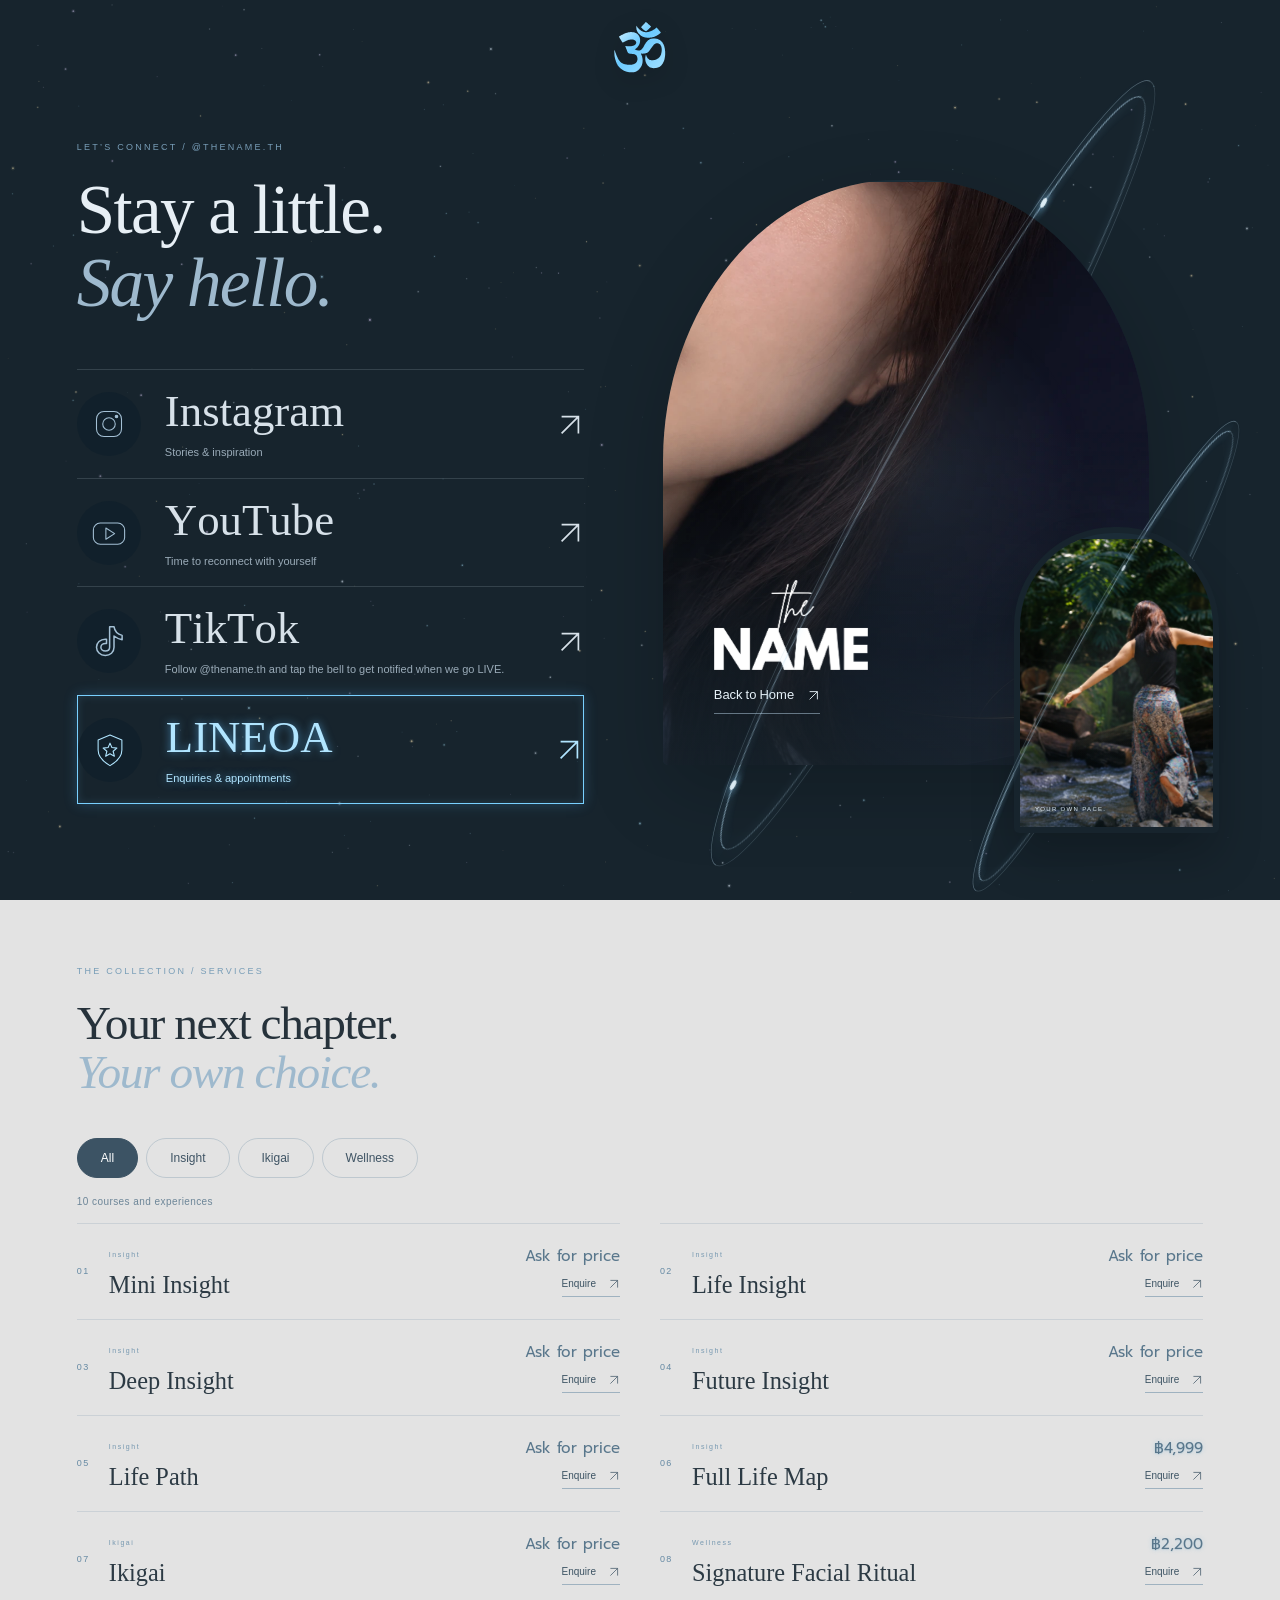
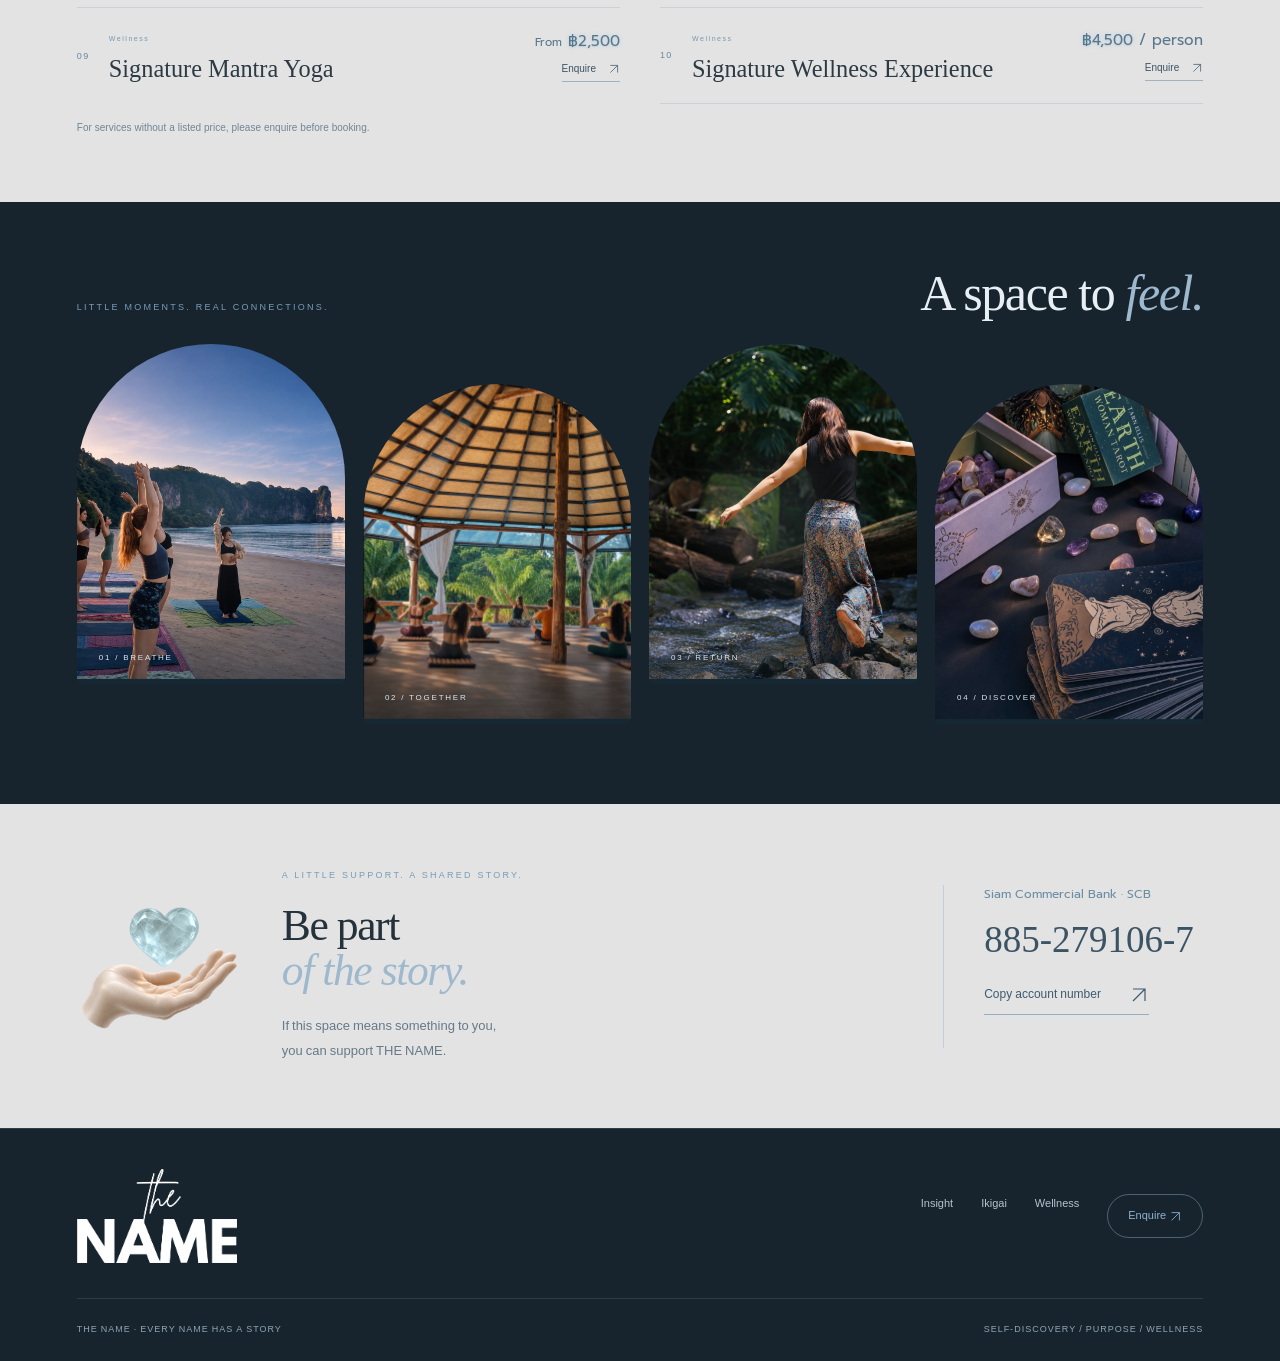
<file: contact-shop.html>
<!doctype html>
<html lang="th"><head><meta charset="utf-8"><meta name="viewport" content="width=device-width,initial-scale=1"><title>Contact &amp; Shop — THE NAME</title><meta name="description" content="คอร์ส ราคา ช่องทางติดต่อ และสนับสนุน THE NAME — Insight, Ikigai และ Wellness"><meta name="theme-color" content="#111820"><link rel="icon" href="assets/brand-favicon.svg"><link rel="stylesheet" href="assets/contact-shop-bundle.css"><script defer src="assets/config.js?v=30"></script><script defer src="assets/contact-shop-1.js"></script></head><body class="contact-shop-page"><a class="skip" href="#main">ข้ามไปเนื้อหา</a><header class="site-header" id="glass-navigation" inert><a class="brand" href="index.html" aria-label="THE NAME หน้าแรก"><img src="assets/brand-nav-neon.svg" alt="THE NAME"></a><div class="glass-menu-panel" id="glass-pages"><nav class="nav-links" id="main-menu" aria-label="เมนูหลัก"><a href="ikigai.html">Ikigai</a><a href="insight.html">Insight</a><a href="wellness.html">Wellness</a><a href="contact-shop.html" aria-current="page">Shop</a></nav><div class="header-tools"><nav class="language-switch" aria-label="Language"><a href="contact-shop.html?lang=th" data-language="th" lang="th" aria-current="true">TH</a><a href="en/contact-shop.html?lang=en" data-language="en" lang="en">EN</a></nav><button class="header-action" data-enquire="เลือกบริการ"><svg class="nav-chat-icon" viewBox="0 0 24 24" fill="none" stroke="currentColor" stroke-width="1.4" aria-hidden="true"><path d="M20 11a7 7 0 0 1-7 7H9l-4 3 1-5a7 7 0 0 1 4-12h3a7 7 0 0 1 7 7Z"/></svg>สอบถามบริการ</button></div></div><button class="glass-page-toggle" aria-label="ปิดเมนู" aria-expanded="false" aria-controls="glass-pages" data-cursor="เลือกหน้า"><span class="glass-current">Contact &amp; Shop</span><svg viewbox="0 0 16 16" aria-hidden="true"><path d="m4 6 4 4 4-4"></path></svg></button></header><button class="glass-drop floating-symbol" aria-label="เปิดเมนู THE NAME" aria-expanded="false" aria-controls="glass-navigation"><img class="symbol-image" src="assets/om-symbol.svg?v=29" alt=""></button><main id="main"><section id="connect" class="contact-connect section night contact-lead-v20"><div class="wrap"><div class="shop-heading connect-heading"><div><span class="eyebrow">LET’S CONNECT / @thename.th</span><h1>Stay a little.<br><em>Say hello.</em></h1></div></div><div class="contact-channel-list"><a class="contact-channel" data-motion="instagram" href="https://www.instagram.com/thename.th" target="_blank" rel="noopener noreferrer" data-social-motion=""><span class="channel-symbol"><svg viewbox="0 0 64 64" fill="none" stroke="currentColor" stroke-width="1.7" stroke-linecap="round" stroke-linejoin="round" aria-hidden="true"><rect x="12" y="12" width="40" height="40" rx="12"></rect><circle cx="32" cy="32" r="10"></circle><circle class="icon-spark" cx="44" cy="20" r="2" fill="currentColor"></circle></svg></span><span class="channel-copy"><span class="channel-title">Instagram</span><span>เรื่องราวและแรงบันดาลใจ</span></span><span class="channel-arrow" aria-hidden="true"><svg class="contact-arrow-icon" viewbox="0 0 20 20" fill="none" stroke="currentColor" stroke-width="1.2" aria-hidden="true"><path d="M4 16L16 4M4 4H16V16"></path></svg></span></a><a class="contact-channel" data-motion="youtube" href="https://www.youtube.com/@thename_th" target="_blank" rel="noopener noreferrer" data-social-motion=""><span class="channel-symbol"><svg viewbox="0 0 64 64" fill="none" stroke="currentColor" stroke-width="1.7" stroke-linecap="round" stroke-linejoin="round" aria-hidden="true"><rect x="7" y="16" width="50" height="34" rx="11"></rect><path class="icon-play" d="M27 24L41 33L27 42Z"></path></svg></span><span class="channel-copy"><span class="channel-title">YouTube</span><span>ช่วงเวลาที่ได้กลับมาอยู่กับตัวเอง</span></span><span class="channel-arrow" aria-hidden="true"><svg class="contact-arrow-icon" viewbox="0 0 20 20" fill="none" stroke="currentColor" stroke-width="1.2" aria-hidden="true"><path d="M4 16L16 4M4 4H16V16"></path></svg></span></a><a class="contact-channel" data-motion="tiktok" href="https://www.tiktok.com/@thename.th" target="_blank" rel="noopener noreferrer" data-social-motion=""><span class="channel-symbol"><svg viewBox="0 0 64 64" fill="none" stroke="currentColor" stroke-width="2.4" stroke-linecap="round" stroke-linejoin="round" aria-hidden="true"><path d="M33 12h7c1 7 5 12 13 14v7c-5-1-9-3-13-6v18c0 8-6 13-14 13s-14-6-14-13 6-13 14-13h2v7h-2c-4 0-7 3-7 6s3 6 7 6 7-2 7-6z" transform="translate(0 -3)"/></svg></span><span class="channel-copy"><span class="channel-title">TikTok</span><span>ติดตาม @thename.th และกดกระดิ่งไว้ เพื่อรับแจ้งเตือนเมื่อเริ่มไลฟ์สด</span></span><span class="channel-arrow" aria-hidden="true"><svg class="contact-arrow-icon" viewBox="0 0 20 20" fill="none" stroke="currentColor" stroke-width="1.2" aria-hidden="true"><path d="M4 16L16 4M4 4H16V16"/></svg></span></a><a class="contact-channel" data-motion="line" href="https://line.me/R/oaMessage/%40236aegvl/" target="_blank" rel="noopener noreferrer" data-social-motion=""><span class="channel-symbol"><svg viewbox="0 0 64 64" fill="none" stroke="currentColor" stroke-width="1.7" stroke-linecap="round" stroke-linejoin="round" aria-hidden="true"><path d="M32 8L51 16V32Q51 46 32 57Q13 46 13 32V16Z"></path><path class="icon-spark" d="M32 21L35 28L43 29L37 34L39 42L32 38L25 42L27 34L21 29L29 28Z"></path></svg></span><span class="channel-copy"><span class="channel-title">LINE OA</span><span>สอบถามและนัดหมายบริการ</span></span><span class="channel-arrow" aria-hidden="true"><svg class="contact-arrow-icon" viewbox="0 0 20 20" fill="none" stroke="currentColor" stroke-width="1.2" aria-hidden="true"><path d="M4 16L16 4M4 4H16V16"></path></svg></span></a></div><p class="channel-status" role="status" aria-live="polite"></p></div><div class="contact-visuals"><a class="photo-react contact-main-photo contact-home22" href="index.html" aria-label="กลับหน้า Home"><img src="assets/hero-spirit.webp" alt="" width="1920" height="1080"><span class="contact-home-overlay22"><img src="assets/brand-logo-original.png" alt=""><span>กลับหน้า Home <svg width="13" height="13" viewBox="0 0 20 20" fill="none" stroke="currentColor" stroke-width="1.4" aria-hidden="true"><path d="M4 16 16 4M4 4h12v12"/></svg></span></span></a><figure class="photo-react contact-inset-photo"><img src="assets/contact-stream-v20.webp" alt="ช่วงเวลาผ่อนคลายท่ามกลางธรรมชาติ" width="1087" height="1478"><figcaption>YOUR OWN PACE.</figcaption></figure></div></section><section class="shop-section section" id="courses"><div class="wrap"><div class="shop-heading"><div><span class="eyebrow">THE COLLECTION / SERVICES</span><h2 class="thai-heading-v20">เลือกเส้นทาง<br><em>ในแบบของคุณ.</em></h2></div></div><div class="course-filters" role="group" aria-label="เลือกประเภทคอร์ส"><button type="button" data-filter="all" aria-pressed="true">ทั้งหมด</button><button type="button" data-filter="Insight" aria-pressed="false">Insight</button><button type="button" data-filter="Ikigai" aria-pressed="false">Ikigai</button><button type="button" data-filter="Wellness" aria-pressed="false">Wellness</button></div><p class="course-count" role="status">10 คอร์สและประสบการณ์</p><div class="course-list"><article class="shop-course" data-category="Insight"><span class="course-index">01</span><div><span class="course-category">Insight</span><h3>Mini Insight</h3></div><div class="course-book"><strong>สอบถามราคา</strong><button data-enquire="Mini Insight" class="course-enquire">สอบถาม <svg class="contact-arrow-icon" viewBox="0 0 20 20" fill="none" stroke="currentColor" stroke-width="1.2" aria-hidden="true"><path d="M4 16L16 4M4 4H16V16"/></svg></button></div></article><article class="shop-course" data-category="Insight"><span class="course-index">02</span><div><span class="course-category">Insight</span><h3>Life Insight</h3></div><div class="course-book"><strong>สอบถามราคา</strong><button data-enquire="Life Insight" class="course-enquire">สอบถาม <svg class="contact-arrow-icon" viewBox="0 0 20 20" fill="none" stroke="currentColor" stroke-width="1.2" aria-hidden="true"><path d="M4 16L16 4M4 4H16V16"/></svg></button></div></article><article class="shop-course" data-category="Insight"><span class="course-index">03</span><div><span class="course-category">Insight</span><h3>Deep Insight</h3></div><div class="course-book"><strong>สอบถามราคา</strong><button data-enquire="Deep Insight" class="course-enquire">สอบถาม <svg class="contact-arrow-icon" viewBox="0 0 20 20" fill="none" stroke="currentColor" stroke-width="1.2" aria-hidden="true"><path d="M4 16L16 4M4 4H16V16"/></svg></button></div></article><article class="shop-course" data-category="Insight"><span class="course-index">04</span><div><span class="course-category">Insight</span><h3>Future Insight</h3></div><div class="course-book"><strong>สอบถามราคา</strong><button data-enquire="Future Insight" class="course-enquire">สอบถาม <svg class="contact-arrow-icon" viewBox="0 0 20 20" fill="none" stroke="currentColor" stroke-width="1.2" aria-hidden="true"><path d="M4 16L16 4M4 4H16V16"/></svg></button></div></article><article class="shop-course" data-category="Insight"><span class="course-index">05</span><div><span class="course-category">Insight</span><h3>Life Path</h3></div><div class="course-book"><strong>สอบถามราคา</strong><button data-enquire="Life Path" class="course-enquire">สอบถาม <svg class="contact-arrow-icon" viewBox="0 0 20 20" fill="none" stroke="currentColor" stroke-width="1.2" aria-hidden="true"><path d="M4 16L16 4M4 4H16V16"/></svg></button></div></article><article class="shop-course" data-category="Insight"><span class="course-index">06</span><div><span class="course-category">Insight</span><h3>Full Life Map</h3></div><div class="course-book"><strong class="service-price"><span class="price-amount">฿4,999</span></strong><button data-enquire="Full Life Map" class="course-enquire">สอบถาม <svg class="contact-arrow-icon" viewBox="0 0 20 20" fill="none" stroke="currentColor" stroke-width="1.2" aria-hidden="true"><path d="M4 16L16 4M4 4H16V16"/></svg></button></div></article><article class="shop-course" data-category="Ikigai"><span class="course-index">07</span><div><span class="course-category">Ikigai</span><h3>Ikigai</h3></div><div class="course-book"><strong>สอบถามราคา</strong><button data-enquire="Ikigai" class="course-enquire">สอบถาม <svg class="contact-arrow-icon" viewBox="0 0 20 20" fill="none" stroke="currentColor" stroke-width="1.2" aria-hidden="true"><path d="M4 16L16 4M4 4H16V16"/></svg></button></div></article><article class="shop-course" data-category="Wellness"><span class="course-index">08</span><div><span class="course-category">Wellness</span><h3>Signature Facial Ritual</h3></div><div class="course-book"><strong class="service-price"><span class="price-amount">฿2,200</span></strong><button data-enquire="Signature Facial Ritual" class="course-enquire">สอบถาม <svg class="contact-arrow-icon" viewBox="0 0 20 20" fill="none" stroke="currentColor" stroke-width="1.2" aria-hidden="true"><path d="M4 16L16 4M4 4H16V16"/></svg></button></div></article><article class="shop-course" data-category="Wellness"><span class="course-index">09</span><div><span class="course-category">Wellness</span><h3>Signature Mantra Yoga</h3></div><div class="course-book"><strong class="service-price"><span class="price-prefix">เริ่มต้น</span> <span class="price-amount">฿2,500</span></strong><button data-enquire="Signature Mantra Yoga" class="course-enquire">สอบถาม <svg class="contact-arrow-icon" viewBox="0 0 20 20" fill="none" stroke="currentColor" stroke-width="1.2" aria-hidden="true"><path d="M4 16L16 4M4 4H16V16"/></svg></button></div></article><article class="shop-course" data-category="Wellness"><span class="course-index">10</span><div><span class="course-category">Wellness</span><h3>Signature Wellness Experience</h3></div><div class="course-book"><strong class="service-price"><span class="price-amount">฿4,500</span> / คน</strong><button data-enquire="Signature Wellness Experience" class="course-enquire">สอบถาม <svg class="contact-arrow-icon" viewBox="0 0 20 20" fill="none" stroke="currentColor" stroke-width="1.2" aria-hidden="true"><path d="M4 16L16 4M4 4H16V16"/></svg></button></div></article></div><p class="shop-note">รายการที่ยังไม่ได้ระบุราคา สามารถสอบถามรายละเอียดก่อนนัดหมายได้</p></div></section><section class="contact-stories night" aria-labelledby="stories-title"><div class="wrap"><div class="story-caption"><span class="eyebrow">LITTLE MOMENTS. REAL CONNECTIONS.</span><h2 id="stories-title">A space to <em>feel.</em></h2></div><div class="contact-photo-grid"><figure class="photo-react"><img src="assets/contact-beach-breathe-v20.webp" alt="ฝึกเคลื่อนไหวตามลมหายใจริมทะเล" loading="lazy"><figcaption>01 / BREATHE</figcaption></figure><figure class="photo-react"><img src="assets/contact-pavilion-v20.webp" alt="ชั้นเรียนโยคะในศาลาท่ามกลางต้นไม้" loading="lazy"><figcaption>02 / TOGETHER</figcaption></figure><figure class="photo-react"><img src="assets/contact-stream-v20.webp" alt="สัมผัสธรรมชาติริมลำธาร" loading="lazy"><figcaption>03 / RETURN</figcaption></figure><figure class="photo-react"><img src="assets/contact-still-life-v18.webp" alt="ไพ่และหินคริสตัลของ THE NAME" loading="lazy"><figcaption>04 / DISCOVER</figcaption></figure></div></div></section><section class="contact-support section" id="support"><div class="wrap support-layout"><div class="support-mark giving-art25" aria-hidden="true"><img class="giving-palm25" src="assets/giving-quartz-v25.webp" alt="" loading="lazy"><img class="giving-crystal25" src="assets/giving-quartz-v25.webp" alt="" loading="lazy"><i class="giving-glimmer25"></i></div><div><span class="eyebrow">A LITTLE SUPPORT. A SHARED STORY.</span><h2 class="thai-heading-v20">เป็นส่วนหนึ่ง<br><em>ของเรื่องราวนี้.</em></h2><p>หากพื้นที่นี้มีความหมายกับคุณ<br>คุณสามารถร่วมสนับสนุน THE NAME ได้</p></div><div class="support-account"><span>ธนาคารไทยพาณิชย์ · SCB</span><strong>885-279106-7</strong><button type="button" id="copy-support">คัดลอกเลขบัญชี <span aria-hidden="true"><svg class="contact-arrow-icon" viewbox="0 0 20 20" fill="none" stroke="currentColor" stroke-width="1.2" aria-hidden="true"><path d="M4 16L16 4M4 4H16V16"></path></svg></span></button><p id="support-status" role="status"></p></div></div></section></main><footer class="footer night"><div class="footer-main"><a href="index.html" aria-label="THE NAME หน้าแรก"><img src="assets/brand-logo-original.png" alt="THE NAME" loading="lazy"></a><nav aria-label="เมนูท้ายหน้า"><a href="insight.html">Insight</a><a href="ikigai.html">Ikigai</a><a href="wellness.html">Wellness</a><button class="header-action" data-enquire="เลือกบริการ">สอบถามบริการ <svg class="arrow-icon" viewbox="0 0 20 20" fill="none" stroke="currentColor" stroke-width="1.3" aria-hidden="true"><path d="M4 16 16 4M4 4h12v12"></path></svg></button></nav></div><div class="footer-bottom"><span>THE NAME · EVERY NAME HAS A STORY</span><span>SELF-DISCOVERY / PURPOSE / WELLNESS</span></div></footer><dialog id="enquiry-dialog" aria-labelledby="enquiry-title"><div class="dialog-top"><h2 id="enquiry-title">Begin your journey.</h2><button class="dialog-close" aria-label="ปิดหน้าต่าง" data-close>×</button></div><p class="dialog-description">เลือกบริการแล้วเปิด LINE พร้อมข้อความที่กรอกไว้<br>ข้อความนี้ยังไม่ใช่การยืนยันการจอง</p><form id="enquiry-form"><label for="enquiry-service">บริการที่สนใจ</label><select id="enquiry-service"><option value="">เลือกบริการ</option><option>Insight</option><option>Mini Insight</option><option>Life Insight</option><option>Deep Insight</option><option>Future Insight</option><option>Life Path</option><option>Full Life Map</option><option>Ikigai</option><option>Wellness</option><option>Signature Facial Ritual</option><option>Signature Mantra Yoga</option><option>Signature Wellness Experience</option></select><label for="enquiry-name">ชื่อที่ต้องการให้เรียก (ไม่บังคับ)</label><input id="enquiry-name" autocomplete="given-name" maxlength="80" placeholder="ชื่อของคุณ"><label for="enquiry-note">สิ่งที่อยากสอบถาม (ไม่บังคับ)</label><textarea id="enquiry-note" maxlength="1000" placeholder="เช่น รายละเอียดบริการ วันว่าง หรือสถานที่ให้บริการ"></textarea><div class="form-actions"><a class="btn" id="open-enquiry-line" href="https://line.me/R/oaMessage/%40236aegvl/">เปิด LINE พร้อมข้อความ</a><button class="btn ghost" type="button" id="copy-enquiry">คัดลอกข้อความ</button></div><p class="dialog-status" id="enquiry-status" role="status"></p><textarea id="message-fallback" aria-label="ข้อความสอบถามสำหรับคัดลอก" readonly hidden></textarea></form></dialog><dialog id="path-dialog" aria-labelledby="path-title"><div class="dialog-top"><h2 id="path-title">Where to begin?</h2><button class="dialog-close" aria-label="ปิดหน้าต่าง" data-close>×</button></div><p class="dialog-description">วันนี้คุณอยากให้พื้นที่กับเรื่องไหนมากที่สุด?</p><div class="quiz-options"><button data-path="insight">อยากเข้าใจตัวเองมากขึ้น <svg class="arrow-icon" viewbox="0 0 20 20" fill="none" stroke="currentColor" stroke-width="1.3" aria-hidden="true"><path d="M4 16 16 4M4 4h12v12"></path></svg></button><button data-path="ikigai">อยากค้นหาทิศทางและความหมาย <svg class="arrow-icon" viewbox="0 0 20 20" fill="none" stroke="currentColor" stroke-width="1.3" aria-hidden="true"><path d="M4 16 16 4M4 4h12v12"></path></svg></button><button data-path="wellness">อยากพักและดูแลกายใจ <svg class="arrow-icon" viewbox="0 0 20 20" fill="none" stroke="currentColor" stroke-width="1.3" aria-hidden="true"><path d="M4 16 16 4M4 4h12v12"></path></svg></button></div><div class="quiz-result" hidden aria-live="polite"></div></dialog></body></html>
</file>
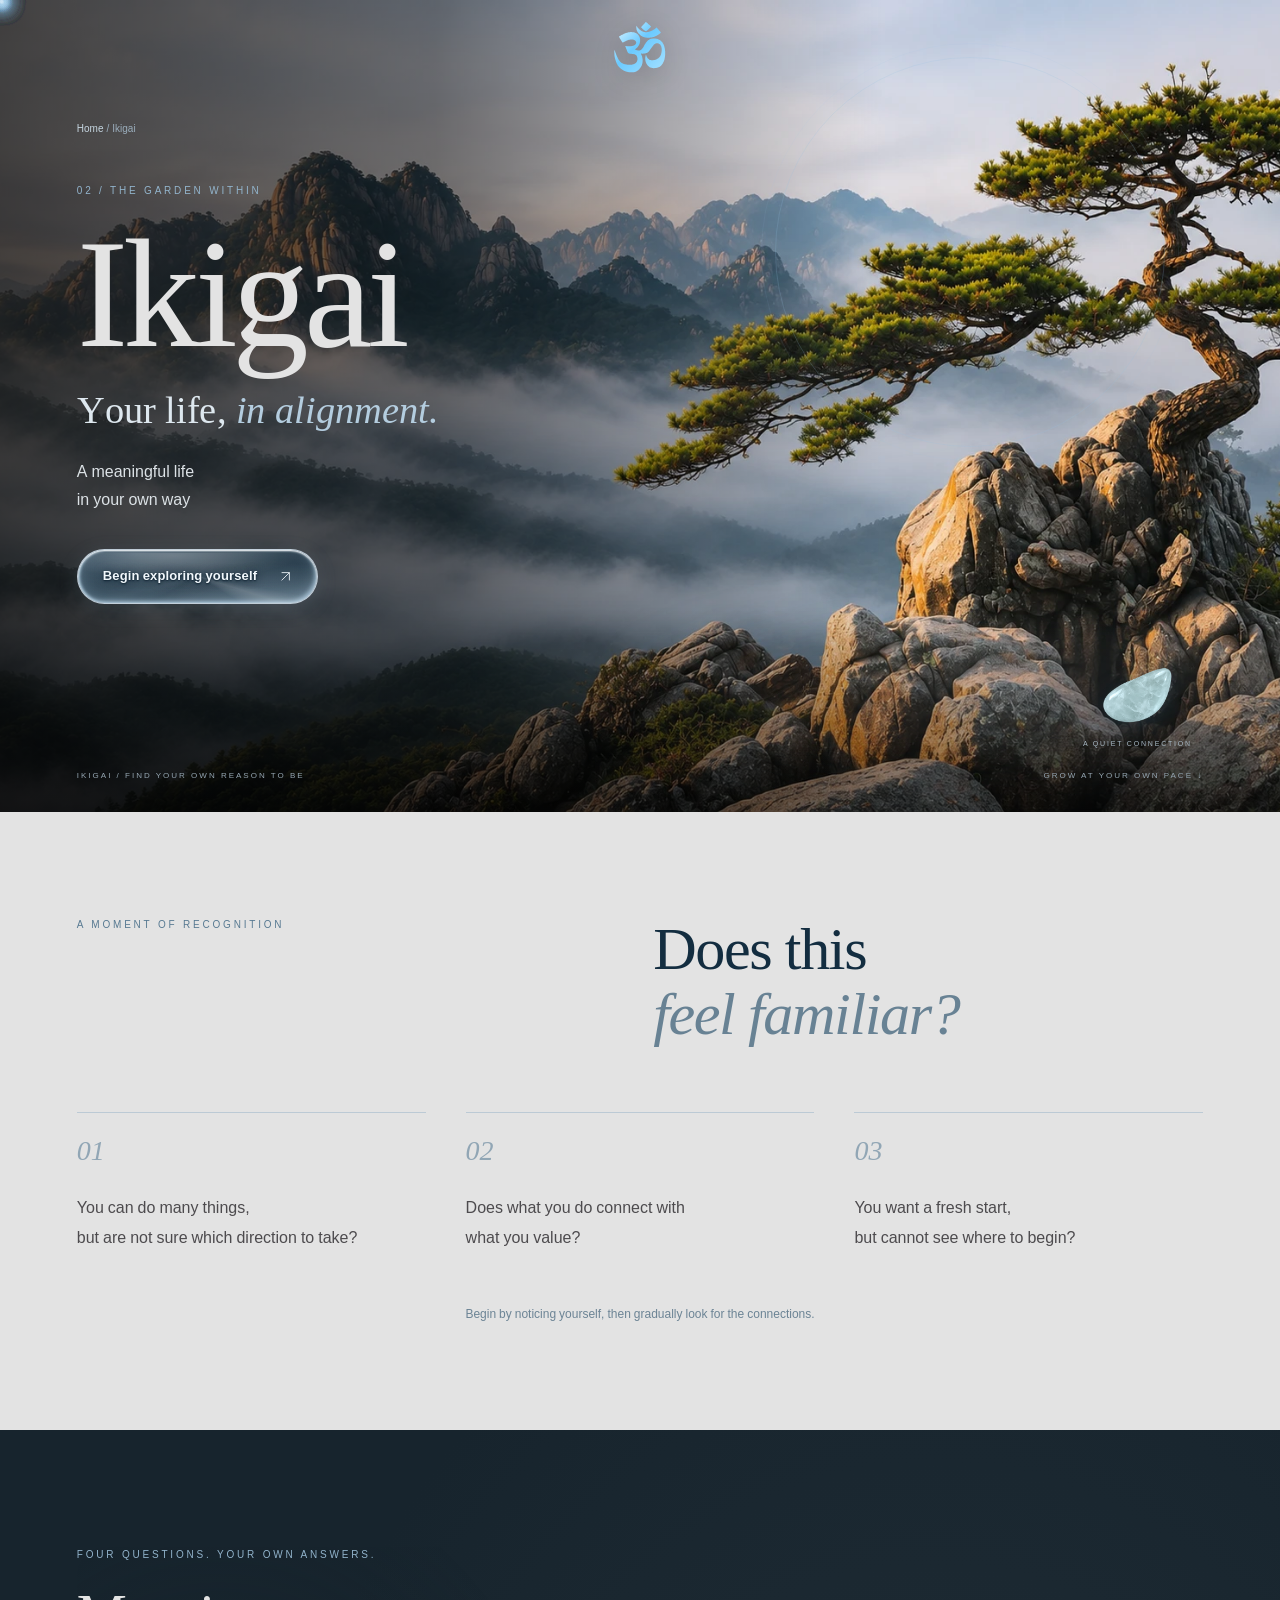
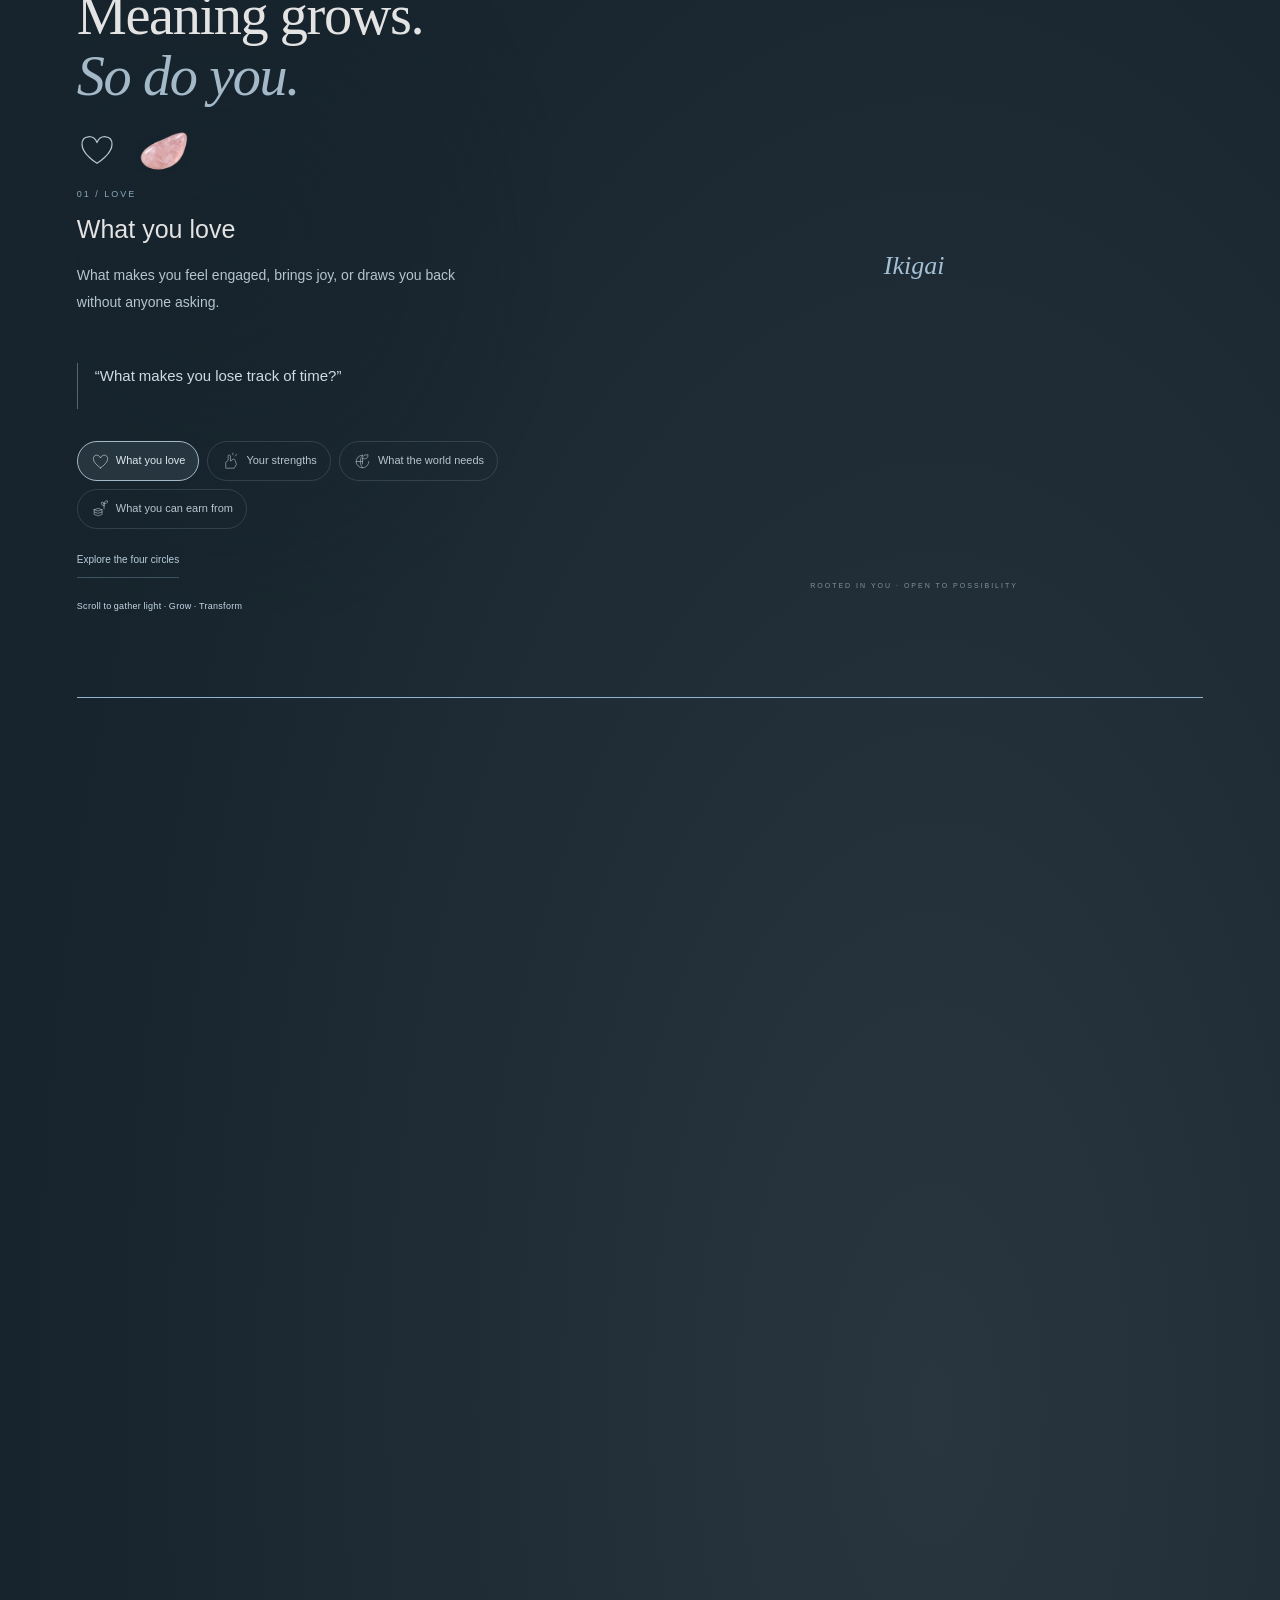
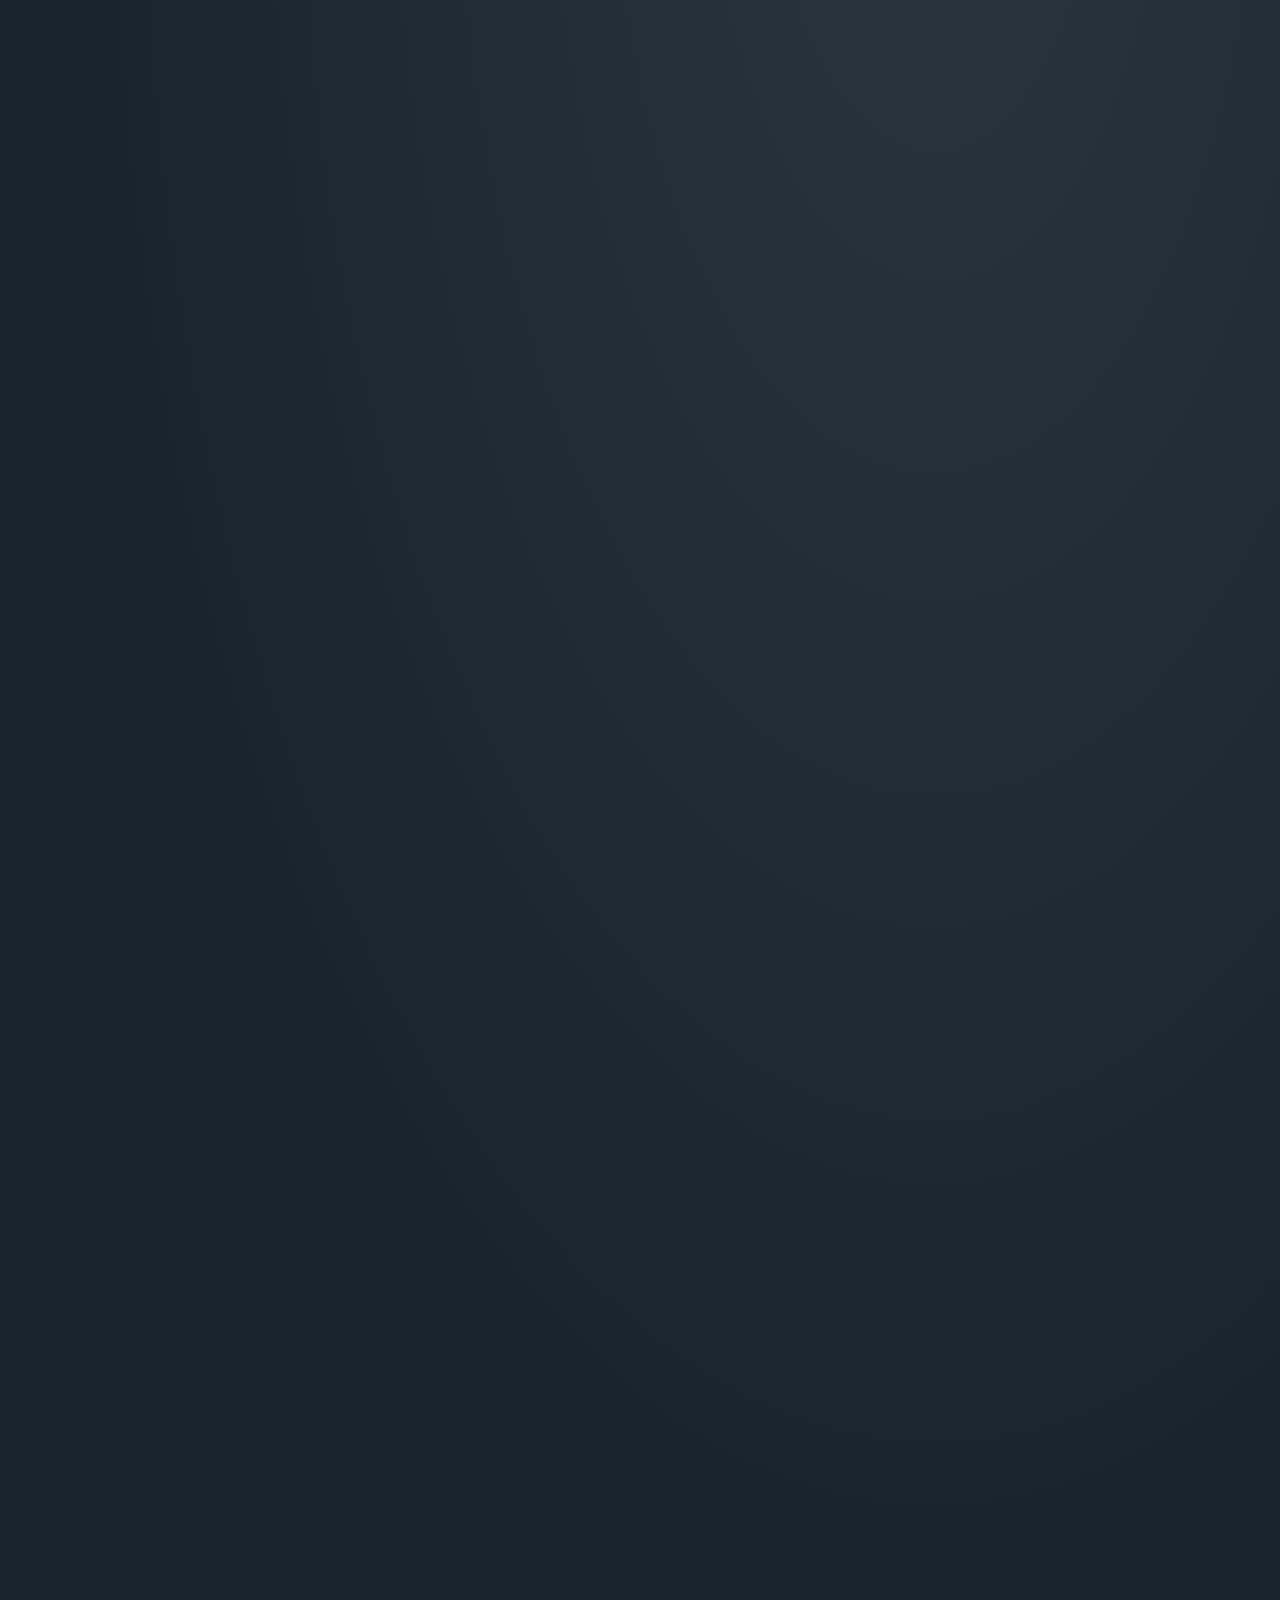
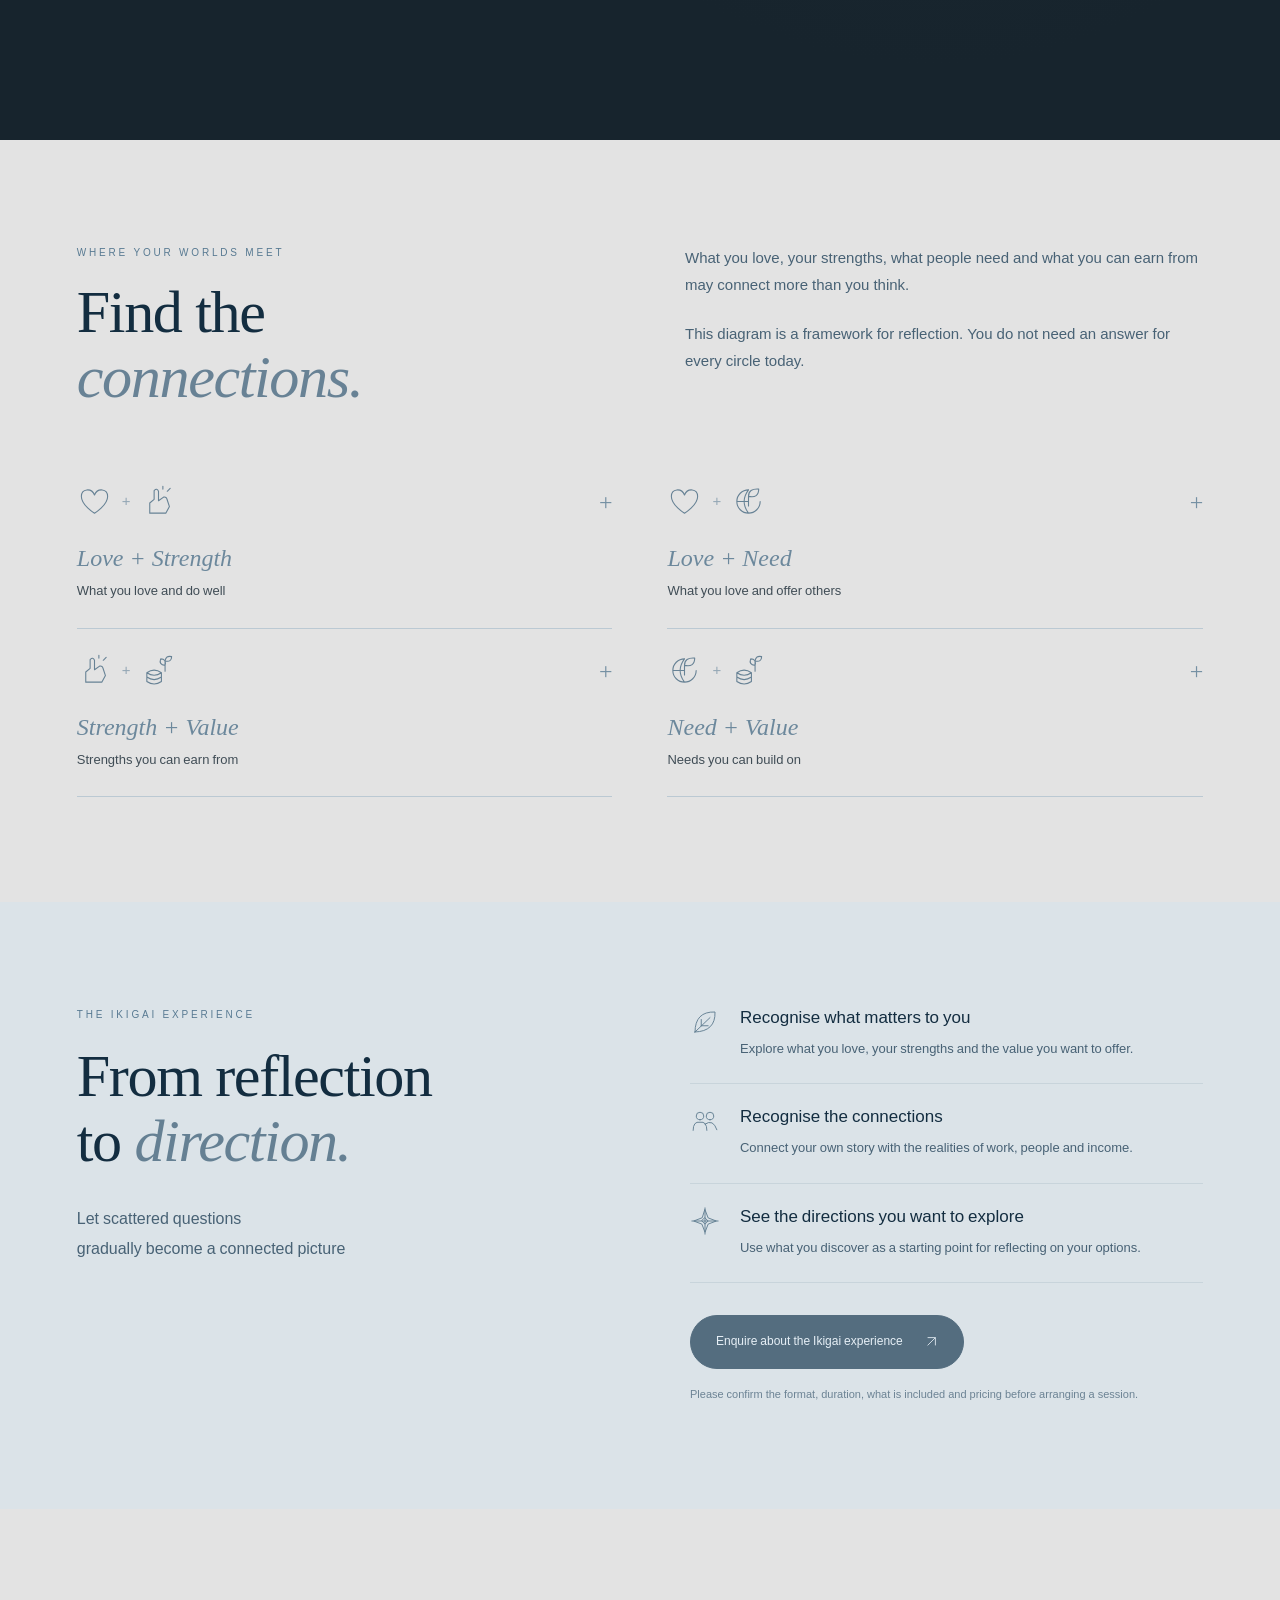
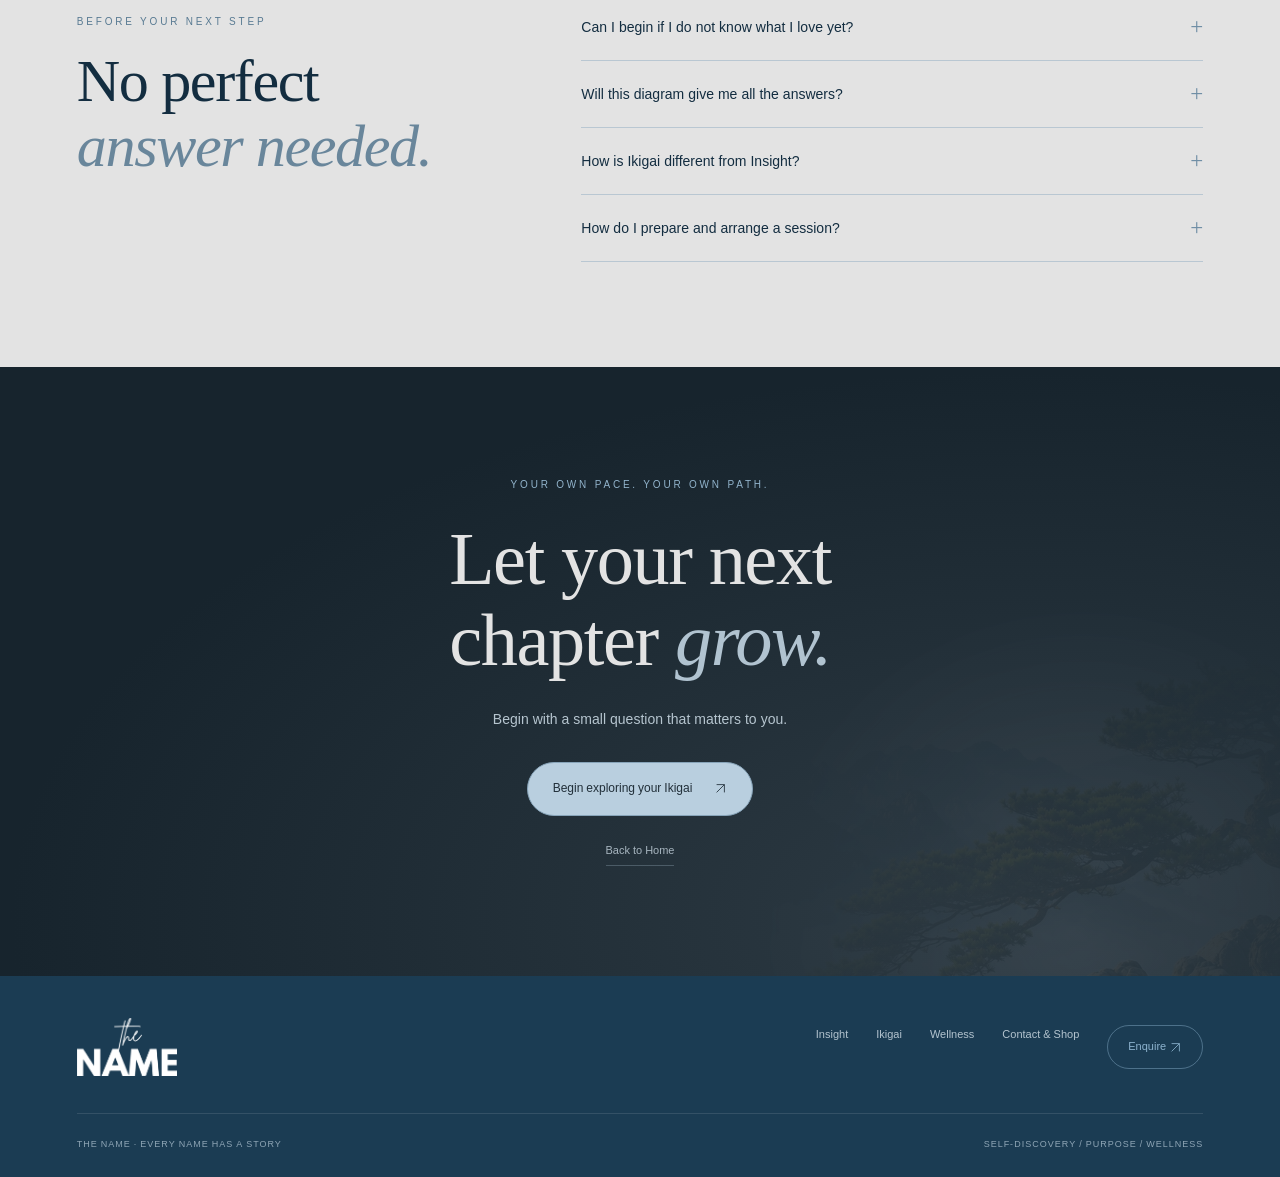
<file: ikigai.html>
<!doctype html><html lang="th"><head><meta charset="utf-8"><meta name="viewport" content="width=device-width,initial-scale=1"><meta name="theme-color" content="#11121e"><title>Ikigai — Find Your Purpose | THE NAME</title><meta name="description" content="ค้นหาจุดเชื่อมโยงของสิ่งที่รัก สิ่งที่ถนัด สิ่งที่โลกต้องการ และสิ่งที่สร้างรายได้"><link rel="icon" type="image/svg+xml" href="assets/brand-favicon.svg?v=7"><link rel="alternate icon" href="favicon.ico?v=7"><link rel="apple-touch-icon" href="assets/apple-touch-icon.png"><link rel="preload" href="assets/noto-sans-thai.ttf" as="font" type="font/ttf" crossorigin><link rel="stylesheet" href="assets/ikigai-bundle.css"><script defer src="assets/config.js?v=30"></script><script defer src="assets/ikigai-1.js"></script></head><body class="ikigai-garden-page"><a class="skip" href="#main">ข้ามไปเนื้อหา</a><header class="site-header" id="glass-navigation" inert><a class="brand" href="index.html" aria-label="THE NAME หน้าแรก"><img src="assets/brand-nav-neon.svg" alt="THE NAME"></a><div class="glass-menu-panel" id="glass-pages"><nav class="nav-links" id="main-menu" aria-label="เมนูหลัก"><a href="ikigai.html" aria-current="page">Ikigai</a><a href="insight.html">Insight</a><a href="wellness.html">Wellness</a><a href="contact-shop.html">Shop</a></nav><div class="header-tools"><nav class="language-switch" aria-label="Language"><a href="ikigai.html?lang=th" data-language="th" lang="th" aria-current="true">TH</a><a href="en/ikigai.html?lang=en" data-language="en" lang="en">EN</a></nav><button class="header-action" data-enquire="Ikigai"><svg class="nav-chat-icon" viewBox="0 0 24 24" fill="none" stroke="currentColor" stroke-width="1.4" aria-hidden="true"><path d="M20 11a7 7 0 0 1-7 7H9l-4 3 1-5a7 7 0 0 1 4-12h3a7 7 0 0 1 7 7Z"/></svg>สอบถามบริการ</button></div></div><button class="glass-page-toggle" aria-label="ปิดเมนู" aria-expanded="false" aria-controls="glass-pages" data-cursor="เลือกหน้า"><span class="glass-current">Ikigai</span><svg viewBox="0 0 16 16" aria-hidden="true"><path d="m4 6 4 4 4-4"/></svg></button></header><button class="glass-drop floating-symbol" aria-label="เปิดเมนู THE NAME" aria-expanded="false" aria-controls="glass-navigation"><img class="symbol-image" src="assets/om-symbol.svg?v=29" alt=""></button><noscript><p class="no-script">เปิด JavaScript เพื่อใช้งานเสียง แอนิเมชัน และเตรียมข้อความสอบถาม</p></noscript><main id="main"><section class="ik-hero night"><div class="ik-landscape" aria-hidden="true"></div><div class="v4-moon-orbit" aria-hidden="true"><i></i></div><div class="ik-mist mist-one" aria-hidden="true"></div><div class="ik-mist mist-two" aria-hidden="true"></div><div class="wrap ik-hero-wrap"><div class="breadcrumb"><a href="index.html">Home</a> / Ikigai</div><div class="ik-hero-copy"><span class="eyebrow">02 / THE GARDEN WITHIN</span><h1 data-split-text>Ikigai</h1><p class="v4-hero-subtitle" data-split-text>Your life, <em>in alignment.</em></p><p class="ik-hero-thai">ชีวิตที่มีความหมาย<br>ในแบบของคุณ</p><a class="btn crystal-hero-btn" href="#ik-begin">เริ่มสำรวจตัวคุณ <svg class="arrow-icon" viewBox="0 0 20 20" fill="none" stroke="currentColor" stroke-width="1.3" aria-hidden="true"><path d="M4 16 16 4M4 4h12v12"/></svg></a></div><div class="ik-hero-bottom"><span>IKIGAI / FIND YOUR OWN REASON TO BE</span><span>GROW AT YOUR OWN PACE ↓</span></div><div class="ik-stone-accent"><img src="assets/rose-quartz.webp" alt="Rose Quartz" width="110" height="90"><span>A QUIET CONNECTION</span></div></div></section><section class="ik-questions section" id="ik-begin"><div class="wrap"><div class="ik-question-heading"><span class="eyebrow">A MOMENT OF RECOGNITION</span><h2>Does this<br><em>feel familiar?</em></h2></div><div class="ik-question-lines"><div class="ik-question-line"><span>01</span><p>ทำหลายอย่างได้<br>แต่ยังไม่รู้ว่าอยากไปทางไหน?</p></div><div class="ik-question-line"><span>02</span><p>สิ่งที่ทำอยู่ เชื่อมกับ<br>สิ่งที่คุณให้คุณค่าหรือเปล่า?</p></div><div class="ik-question-line"><span>03</span><p>อยากเริ่มต้นใหม่<br>แต่ยังไม่เห็นจุดเริ่มต้น?</p></div></div><p class="ik-small-intro">เริ่มจากการสังเกตตัวเอง แล้วค่อย ๆ มองหาจุดเชื่อมโยง</p></div></section><section class="ik-growth-scene night" id="ik-explore"><div class="ik-growth-sticky"><div class="wrap ik-growth-layout"><div class="ik-growth-copy"><span class="eyebrow">FOUR QUESTIONS. YOUR OWN ANSWERS.</span><h2>Meaning grows.<br> <em>So do you.</em></h2><div class="v4-topic-emblem" aria-hidden="true"><svg class="v4-symbol" viewBox="0 0 48 48" fill="none" stroke="currentColor" stroke-width="1.5" stroke-linecap="round" stroke-linejoin="round" aria-hidden="true"><path d="M24 40S6 29 6 17C6 6 20 5 24 15C28 5 42 6 42 17C42 29 24 40 24 40Z"/></svg><img src="assets/rose-quartz.webp" alt="" width="80" height="70"></div><div id="ik-topic-content" aria-live="polite"><span class="ik-topic-count">01 / LOVE</span><h3>สิ่งที่คุณรัก</h3><p class="ik-topic-description">สิ่งที่ทำให้คุณรู้สึกมีส่วนร่วม สนุก หรืออยากกลับไปทำอีก โดยไม่ต้องมีใครบอกให้ทำ</p><p class="ik-reflection">“อะไรทำให้คุณลืมมองเวลา?”</p></div><div class="ik-topic-nav" role="group" aria-label="เลือกหัวข้อสำรวจ"><button class="ik-topic-button" data-garden="0" aria-pressed="true" aria-controls="ik-topic-content"><svg class="v4-symbol" viewBox="0 0 48 48" fill="none" stroke="currentColor" stroke-width="1.5" stroke-linecap="round" stroke-linejoin="round" aria-hidden="true"><path d="M24 40S6 29 6 17C6 6 20 5 24 15C28 5 42 6 42 17C42 29 24 40 24 40Z"/></svg>สิ่งที่รัก</button><button class="ik-topic-button" data-garden="1" aria-pressed="false" aria-controls="ik-topic-content"><svg class="v4-symbol" viewBox="0 0 48 48" fill="none" stroke="currentColor" stroke-width="1.5" stroke-linecap="round" stroke-linejoin="round" aria-hidden="true"><path d="M12 40V26L18 21V9Q22 5 24 10V23L31 18Q35 17 36 22L39 31L34 40ZM30 7V3M36 10L40 6"/></svg>สิ่งที่ถนัด</button><button class="ik-topic-button" data-garden="2" aria-pressed="false" aria-controls="ik-topic-content"><svg class="v4-symbol" viewBox="0 0 48 48" fill="none" stroke="currentColor" stroke-width="1.5" stroke-linecap="round" stroke-linejoin="round" aria-hidden="true"><path d="M40 24A16 16 0 1 1 24 8M8 24H24M24 8Q12 24 24 40M24 30V17Q24 6 38 7Q38 20 24 17"/></svg>สิ่งที่โลกต้องการ</button><button class="ik-topic-button" data-garden="3" aria-pressed="false" aria-controls="ik-topic-content"><svg class="v4-symbol" viewBox="0 0 48 48" fill="none" stroke="currentColor" stroke-width="1.5" stroke-linecap="round" stroke-linejoin="round" aria-hidden="true"><path d="M8 27V39Q18 46 28 39V27M8 27Q18 20 28 27Q18 34 8 27ZM8 33Q18 40 28 33M33 25V10M33 17Q24 16 27 8Q35 8 33 17M33 11Q34 3 42 5Q42 13 33 11"/></svg>สิ่งที่สร้างรายได้</button></div><p class="ik-growth-instruction" role="status">เลื่อนต่อให้ต้นไม้ค่อย ๆ เติบโต</p></div><div class="ik-tree-stage"><svg class="garden-vector" viewBox="0 0 600 630" aria-hidden="true"></svg><div class="ik-circle-labels" role="group" aria-label="สี่วงของ Ikigai"><button data-garden="0" class="ik-circle-label label-love" aria-pressed="true" aria-controls="ik-topic-content"><span>สิ่งที่รัก</span><small>LOVE</small></button><button data-garden="1" class="ik-circle-label label-strength" aria-pressed="false" aria-controls="ik-topic-content"><span>สิ่งที่ถนัด</span><small>STRENGTH</small></button><button data-garden="2" class="ik-circle-label label-need" aria-pressed="false" aria-controls="ik-topic-content"><span>สิ่งที่โลกต้องการ</span><small>NEED</small></button><button data-garden="3" class="ik-circle-label label-value" aria-pressed="false" aria-controls="ik-topic-content"><span>สิ่งที่สร้างรายได้</span><small>VALUE</small></button></div><span class="ik-tree-caption">ROOTED IN YOU · OPEN TO POSSIBILITY</span></div></div><div class="ik-scroll-track" aria-hidden="true"><span></span></div></div></section><section class="section ik-alignment"><div class="wrap"><div class="split"><div><span class="eyebrow">WHERE YOUR WORLDS MEET</span><h2>Find the<br><em>connections.</em></h2></div><div><p>สิ่งที่รัก ความถนัด สิ่งที่ผู้คนต้องการ และสิ่งที่สร้างรายได้ อาจเชื่อมกันได้มากกว่าที่คุณคิด</p><p>แผนภาพนี้เป็นกรอบชวนทบทวน คุณไม่จำเป็นต้องมีคำตอบครบทุกวงในวันนี้</p></div></div><div class="ik-connections"><details><summary><div class="v4-pair"><svg class="v4-symbol" viewBox="0 0 48 48" fill="none" stroke="currentColor" stroke-width="1.5" stroke-linecap="round" stroke-linejoin="round" aria-hidden="true"><path d="M24 40S6 29 6 17C6 6 20 5 24 15C28 5 42 6 42 17C42 29 24 40 24 40Z"/></svg><b>+</b><svg class="v4-symbol" viewBox="0 0 48 48" fill="none" stroke="currentColor" stroke-width="1.5" stroke-linecap="round" stroke-linejoin="round" aria-hidden="true"><path d="M12 40V26L18 21V9Q22 5 24 10V23L31 18Q35 17 36 22L39 31L34 40ZM30 7V3M36 10L40 6"/></svg></div><span>Love + Strength</span><strong>รักและทำได้ดี</strong></summary><p>มีอะไรที่คุณทั้งสนุกกับการทำ และได้ใช้ความถนัดของตัวเอง?</p></details><details><summary><div class="v4-pair"><svg class="v4-symbol" viewBox="0 0 48 48" fill="none" stroke="currentColor" stroke-width="1.5" stroke-linecap="round" stroke-linejoin="round" aria-hidden="true"><path d="M24 40S6 29 6 17C6 6 20 5 24 15C28 5 42 6 42 17C42 29 24 40 24 40Z"/></svg><b>+</b><svg class="v4-symbol" viewBox="0 0 48 48" fill="none" stroke="currentColor" stroke-width="1.5" stroke-linecap="round" stroke-linejoin="round" aria-hidden="true"><path d="M40 24A16 16 0 1 1 24 8M8 24H24M24 8Q12 24 24 40M24 30V17Q24 6 38 7Q38 20 24 17"/></svg></div><span>Love + Need</span><strong>รักและมีคุณค่าต่อผู้อื่น</strong></summary><p>สิ่งที่คุณรักสามารถช่วยใคร หรือทำให้เรื่องไหนดีขึ้นได้บ้าง?</p></details><details><summary><div class="v4-pair"><svg class="v4-symbol" viewBox="0 0 48 48" fill="none" stroke="currentColor" stroke-width="1.5" stroke-linecap="round" stroke-linejoin="round" aria-hidden="true"><path d="M12 40V26L18 21V9Q22 5 24 10V23L31 18Q35 17 36 22L39 31L34 40ZM30 7V3M36 10L40 6"/></svg><b>+</b><svg class="v4-symbol" viewBox="0 0 48 48" fill="none" stroke="currentColor" stroke-width="1.5" stroke-linecap="round" stroke-linejoin="round" aria-hidden="true"><path d="M8 27V39Q18 46 28 39V27M8 27Q18 20 28 27Q18 34 8 27ZM8 33Q18 40 28 33M33 25V10M33 17Q24 16 27 8Q35 8 33 17M33 11Q34 3 42 5Q42 13 33 11"/></svg></div><span>Strength + Value</span><strong>ความถนัดที่สร้างรายได้</strong></summary><p>ประสบการณ์หรือทักษะใดของคุณที่ผู้คนยินดีจ่ายเพื่อรับคุณค่านั้น?</p></details><details><summary><div class="v4-pair"><svg class="v4-symbol" viewBox="0 0 48 48" fill="none" stroke="currentColor" stroke-width="1.5" stroke-linecap="round" stroke-linejoin="round" aria-hidden="true"><path d="M40 24A16 16 0 1 1 24 8M8 24H24M24 8Q12 24 24 40M24 30V17Q24 6 38 7Q38 20 24 17"/></svg><b>+</b><svg class="v4-symbol" viewBox="0 0 48 48" fill="none" stroke="currentColor" stroke-width="1.5" stroke-linecap="round" stroke-linejoin="round" aria-hidden="true"><path d="M8 27V39Q18 46 28 39V27M8 27Q18 20 28 27Q18 34 8 27ZM8 33Q18 40 28 33M33 25V10M33 17Q24 16 27 8Q35 8 33 17M33 11Q34 3 42 5Q42 13 33 11"/></svg></div><span>Need + Value</span><strong>ความต้องการที่ต่อยอดได้</strong></summary><p>ปัญหาที่คุณสนใจมีโอกาสพัฒนาเป็นงานหรือบริการอย่างไร?</p></details></div></div></section><section class="section ik-service"><div class="wrap ik-service-layout"><div><span class="eyebrow">THE IKIGAI EXPERIENCE</span><h2>From reflection<br>to <em>direction.</em></h2><p class="ik-service-lead">ให้คำถามที่กระจัดกระจาย<br>ค่อย ๆ กลายเป็นภาพที่เชื่อมโยงกัน</p></div><div><div class="ik-service-row"><span><svg class="v4-symbol" viewBox="0 0 48 48" fill="none" stroke="currentColor" stroke-width="1.5" stroke-linecap="round" stroke-linejoin="round" aria-hidden="true"><path d="M8 40Q8 7 40 8Q41 39 8 40ZM8 40L32 17M18 30V20M18 30H29"/></svg></span><div><h3>รู้จักสิ่งที่มีความหมาย</h3><p>สำรวจสิ่งที่รัก ความถนัด และคุณค่าที่คุณอยากส่งต่อ</p></div></div><div class="ik-service-row"><span><svg class="v4-symbol" viewBox="0 0 48 48" fill="none" stroke="currentColor" stroke-width="1.5" stroke-linecap="round" stroke-linejoin="round" aria-hidden="true"><path d="M16 22A6 6 0 1 0 16 10A6 6 0 1 0 16 22ZM32 22A6 6 0 1 0 32 10A6 6 0 1 0 32 22ZM5 39Q5 24 16 26Q27 24 27 39M24 29Q37 20 43 38"/></svg></span><div><h3>มองเห็นจุดเชื่อมโยง</h3><p>เชื่อมเรื่องราวของตัวเองกับบริบทของงาน ผู้คน และรายได้</p></div></div><div class="ik-service-row"><span><svg class="v4-symbol" viewBox="0 0 48 48" fill="none" stroke="currentColor" stroke-width="1.5" stroke-linecap="round" stroke-linejoin="round" aria-hidden="true"><path d="M24 3V45M3 24H45M24 6L29 19L42 24L29 29L24 42L19 29L6 24L19 19ZM24 19L29 24L24 29L19 24Z"/></svg></span><div><h3>มองทิศทางที่อยากสำรวจต่อ</h3><p>นำประเด็นที่ค้นพบมาเป็นจุดเริ่มต้นของการทบทวนทางเลือก</p></div></div><button class="btn" data-enquire="Ikigai">สอบถามประสบการณ์ Ikigai <svg class="arrow-icon" viewBox="0 0 20 20" fill="none" stroke="currentColor" stroke-width="1.3" aria-hidden="true"><path d="M4 16 16 4M4 4h12v12"/></svg></button><p class="small-note">สอบถามรูปแบบ ระยะเวลา สิ่งที่จะได้รับ และค่าบริการก่อนนัดหมาย</p></div></div></section><section class="section ik-faq"><div class="wrap faq-grid"><div><span class="eyebrow">BEFORE YOUR NEXT STEP</span><h2>No perfect<br><em>answer needed.</em></h2></div><div class="faq-list"><details><summary>ยังไม่รู้ว่าตัวเองชอบอะไร เริ่มได้ไหม?</summary><p>เริ่มจากสังเกตช่วงเวลาที่คุณรู้สึกมีส่วนร่วม แล้วใช้คำถามในแต่ละหัวข้อช่วยทบทวนได้ คุณไม่ต้องมีคำตอบพร้อมทั้งหมดก่อนสอบถามบริการ</p></details><details><summary>แผนภาพนี้บอกคำตอบชีวิตได้เลยไหม?</summary><p>แผนภาพใช้ช่วยตั้งคำถามและมองความเชื่อมโยง ทิศทางที่เหมาะกับคุณยังต้องสำรวจจากประสบการณ์และบริบทชีวิตจริง</p></details><details><summary>Ikigai ต่างจาก Insight อย่างไร?</summary><p>Insight มองตัวตน ความสัมพันธ์ และแนวทางชีวิตในภาพกว้าง ส่วน Ikigai เน้นเชื่อมสิ่งที่รัก ความถนัด สิ่งที่โลกต้องการ และสิ่งที่สร้างรายได้</p></details><details><summary>ต้องเตรียมตัวและนัดหมายอย่างไร?</summary><p>แจ้งสิ่งที่คุณกำลังค้นหา แล้วสอบถามรูปแบบบริการ ระยะเวลา ราคา สถานที่ และสิ่งที่จะได้รับจาก THE NAME ก่อนยืนยันนัดหมาย</p></details></div></div></section><section class="ik-closing night"><div class="ik-closing-branch" aria-hidden="true"></div><div class="wrap"><span class="eyebrow">YOUR OWN PACE. YOUR OWN PATH.</span><h2>Let your next<br>chapter <em>grow.</em></h2><p>เริ่มจากคำถามเล็ก ๆ ที่มีความหมายกับคุณ</p><button class="btn" data-enquire="Ikigai">เริ่มสำรวจ Ikigai ของคุณ <svg class="arrow-icon" viewBox="0 0 20 20" fill="none" stroke="currentColor" stroke-width="1.3" aria-hidden="true"><path d="M4 16 16 4M4 4h12v12"/></svg></button><a class="ik-back-home" href="index.html">กลับหน้า Home</a></div></section></main><footer class="footer night"><div class="footer-main"><a href="index.html" aria-label="THE NAME หน้าแรก"><img src="assets/brand-logo-original.png" alt="THE NAME" loading="lazy"></a><nav aria-label="เมนูท้ายหน้า"><a href="insight.html">Insight</a><a href="ikigai.html">Ikigai</a><a href="wellness.html">Wellness</a><a href="contact-shop.html">Contact &amp; Shop</a><button class="header-action" data-enquire="เลือกบริการ">สอบถามบริการ <svg class="arrow-icon" viewBox="0 0 20 20" fill="none" stroke="currentColor" stroke-width="1.3" aria-hidden="true"><path d="M4 16 16 4M4 4h12v12"/></svg></button></nav></div><div class="footer-bottom"><span>THE NAME · EVERY NAME HAS A STORY</span><span>SELF-DISCOVERY / PURPOSE / WELLNESS</span></div></footer><dialog id="enquiry-dialog" aria-labelledby="enquiry-title"><div class="dialog-top"><h2 id="enquiry-title">Begin your journey.</h2><button class="dialog-close" aria-label="ปิดหน้าต่าง" data-close>×</button></div><p class="dialog-description">เลือกบริการแล้วเปิด LINE พร้อมข้อความที่กรอกไว้<br>ข้อความนี้ยังไม่ใช่การยืนยันการจอง</p><form id="enquiry-form"><label for="enquiry-service">บริการที่สนใจ</label><select id="enquiry-service"><option value="">เลือกบริการ</option><option>Insight</option><option>Full Life Map</option><option>Ikigai</option><option>Wellness</option><option>Signature Facial Ritual</option><option>Signature Mantra Yoga</option><option>Signature Wellness Experience</option></select><label for="enquiry-name">ชื่อที่ต้องการให้เรียก (ไม่บังคับ)</label><input id="enquiry-name" autocomplete="given-name" maxlength="80" placeholder="ชื่อของคุณ"><label for="enquiry-note">สิ่งที่อยากสอบถาม (ไม่บังคับ)</label><textarea id="enquiry-note" maxlength="1000" placeholder="เช่น รายละเอียดบริการ วันว่าง หรือสถานที่ให้บริการ"></textarea><div class="form-actions"><a class="btn" id="open-enquiry-line" href="https://line.me/R/oaMessage/%40236aegvl/">เปิด LINE พร้อมข้อความ</a><button class="btn ghost" type="button" id="copy-enquiry">คัดลอกข้อความ</button></div><p class="dialog-status" id="enquiry-status" role="status"></p><textarea id="message-fallback" aria-label="ข้อความสอบถามสำหรับคัดลอก" readonly hidden></textarea></form></dialog><dialog id="path-dialog" aria-labelledby="path-title"><div class="dialog-top"><h2 id="path-title">Where to begin?</h2><button class="dialog-close" aria-label="ปิดหน้าต่าง" data-close>×</button></div><p class="dialog-description">วันนี้คุณอยากให้พื้นที่กับเรื่องไหนมากที่สุด?</p><div class="quiz-options"><button data-path="insight">อยากเข้าใจตัวเองมากขึ้น <svg class="arrow-icon" viewBox="0 0 20 20" fill="none" stroke="currentColor" stroke-width="1.3" aria-hidden="true"><path d="M4 16 16 4M4 4h12v12"/></svg></button><button data-path="ikigai">อยากค้นหาทิศทางและความหมาย <svg class="arrow-icon" viewBox="0 0 20 20" fill="none" stroke="currentColor" stroke-width="1.3" aria-hidden="true"><path d="M4 16 16 4M4 4h12v12"/></svg></button><button data-path="wellness">อยากพักและดูแลกายใจ <svg class="arrow-icon" viewBox="0 0 20 20" fill="none" stroke="currentColor" stroke-width="1.3" aria-hidden="true"><path d="M4 16 16 4M4 4h12v12"/></svg></button></div><div class="quiz-result" hidden aria-live="polite"></div></dialog></body></html>
</file>
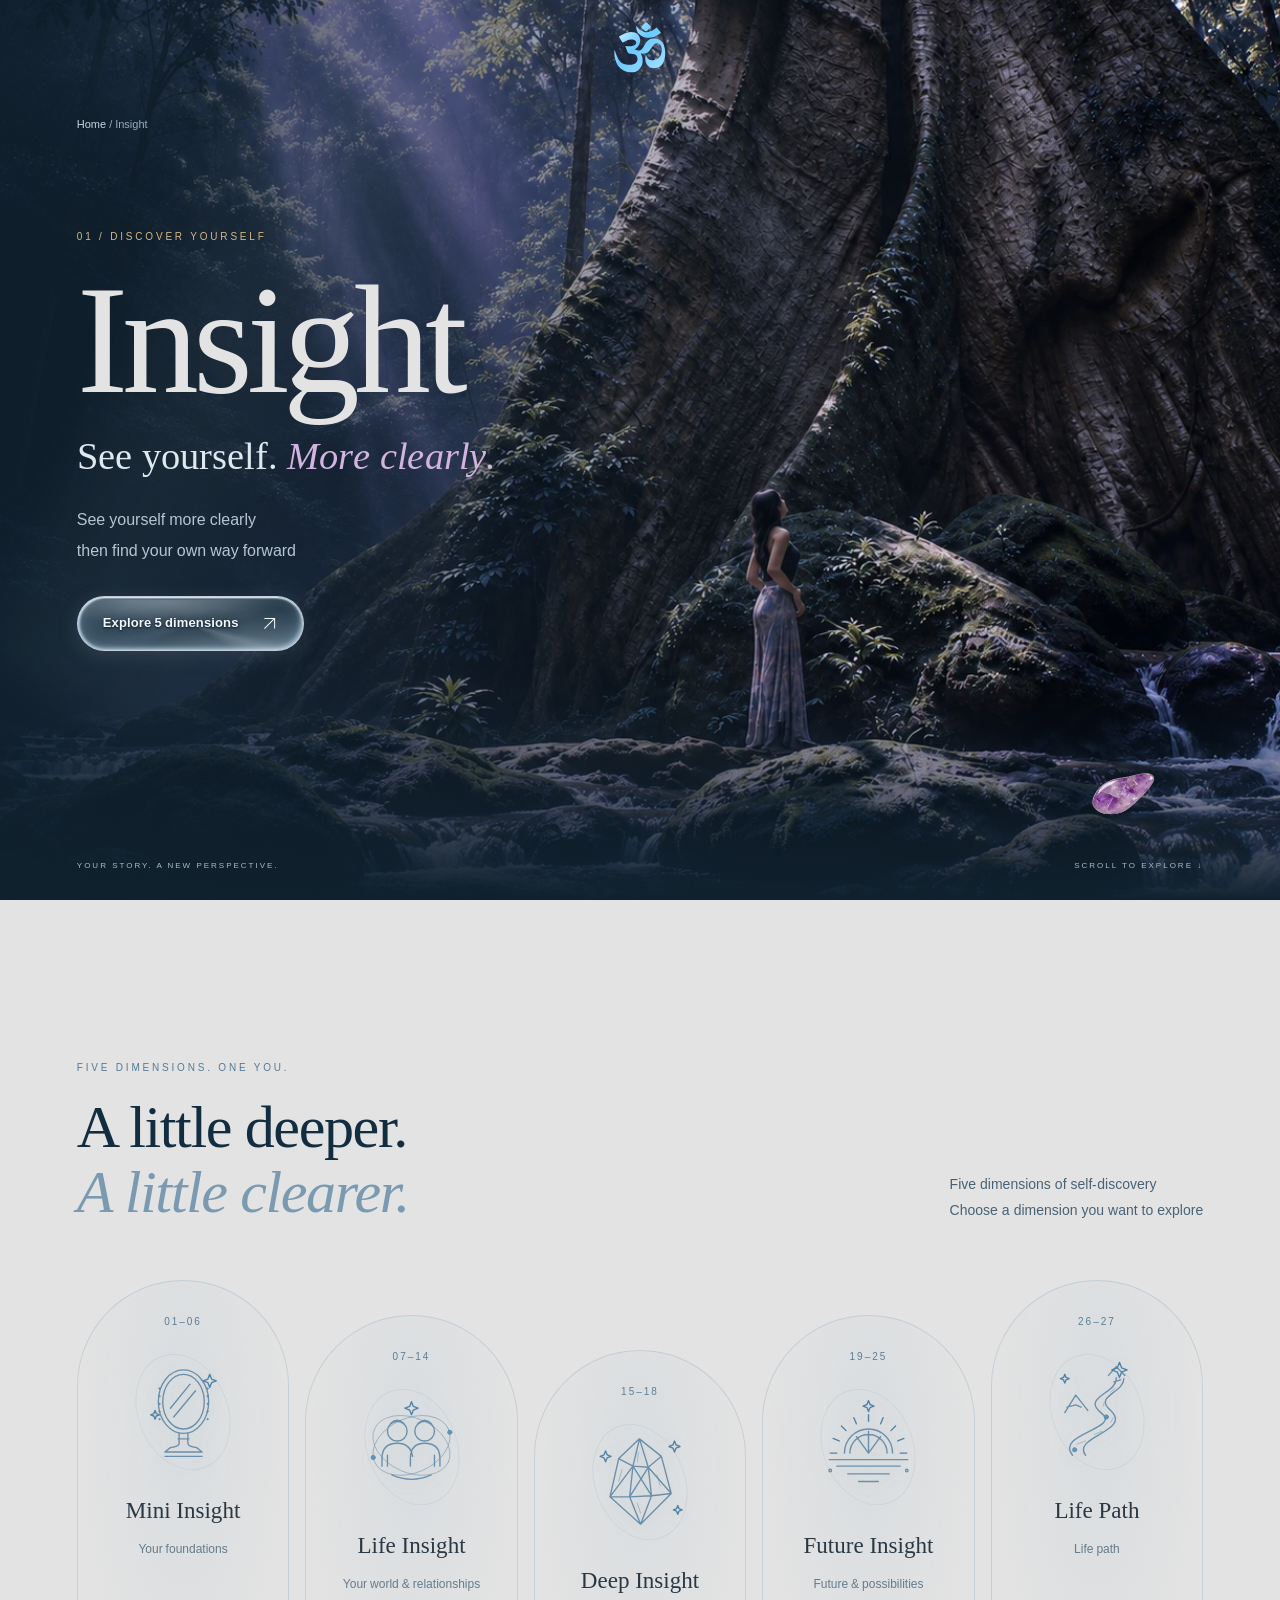
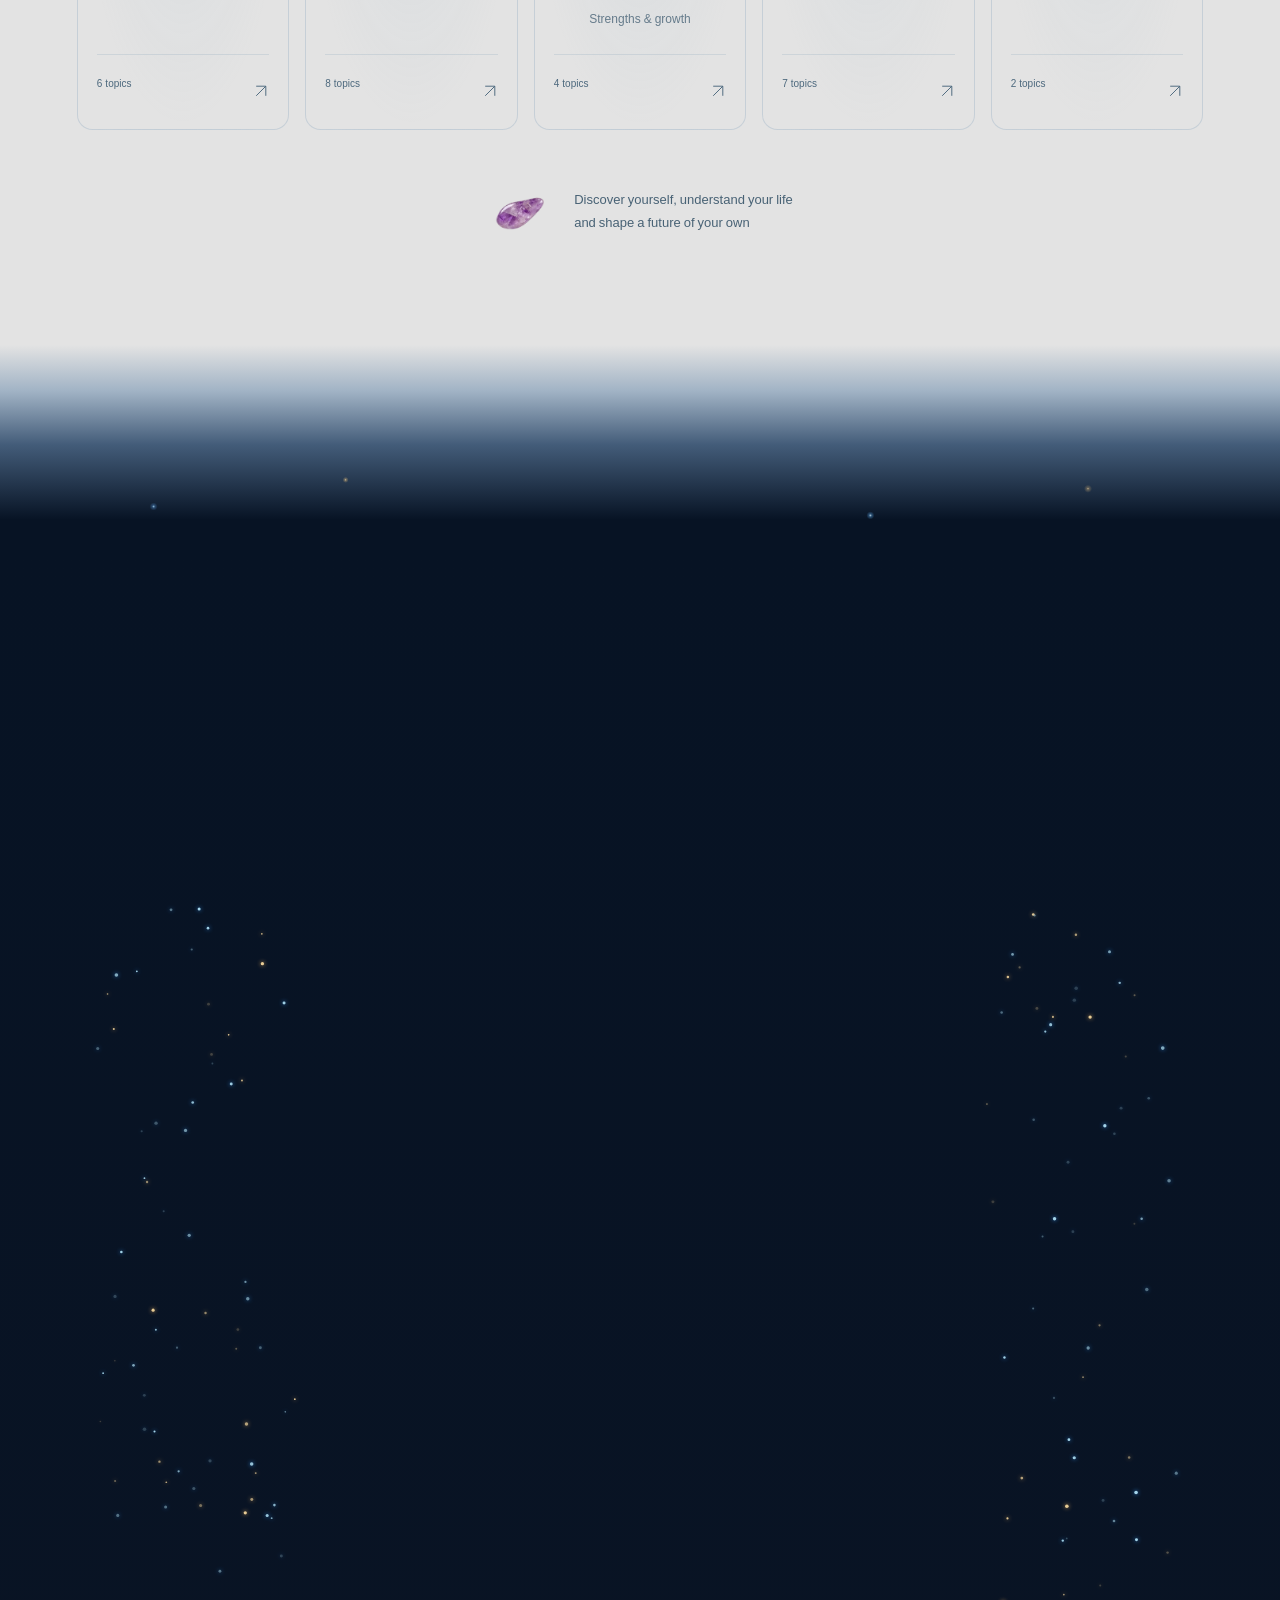
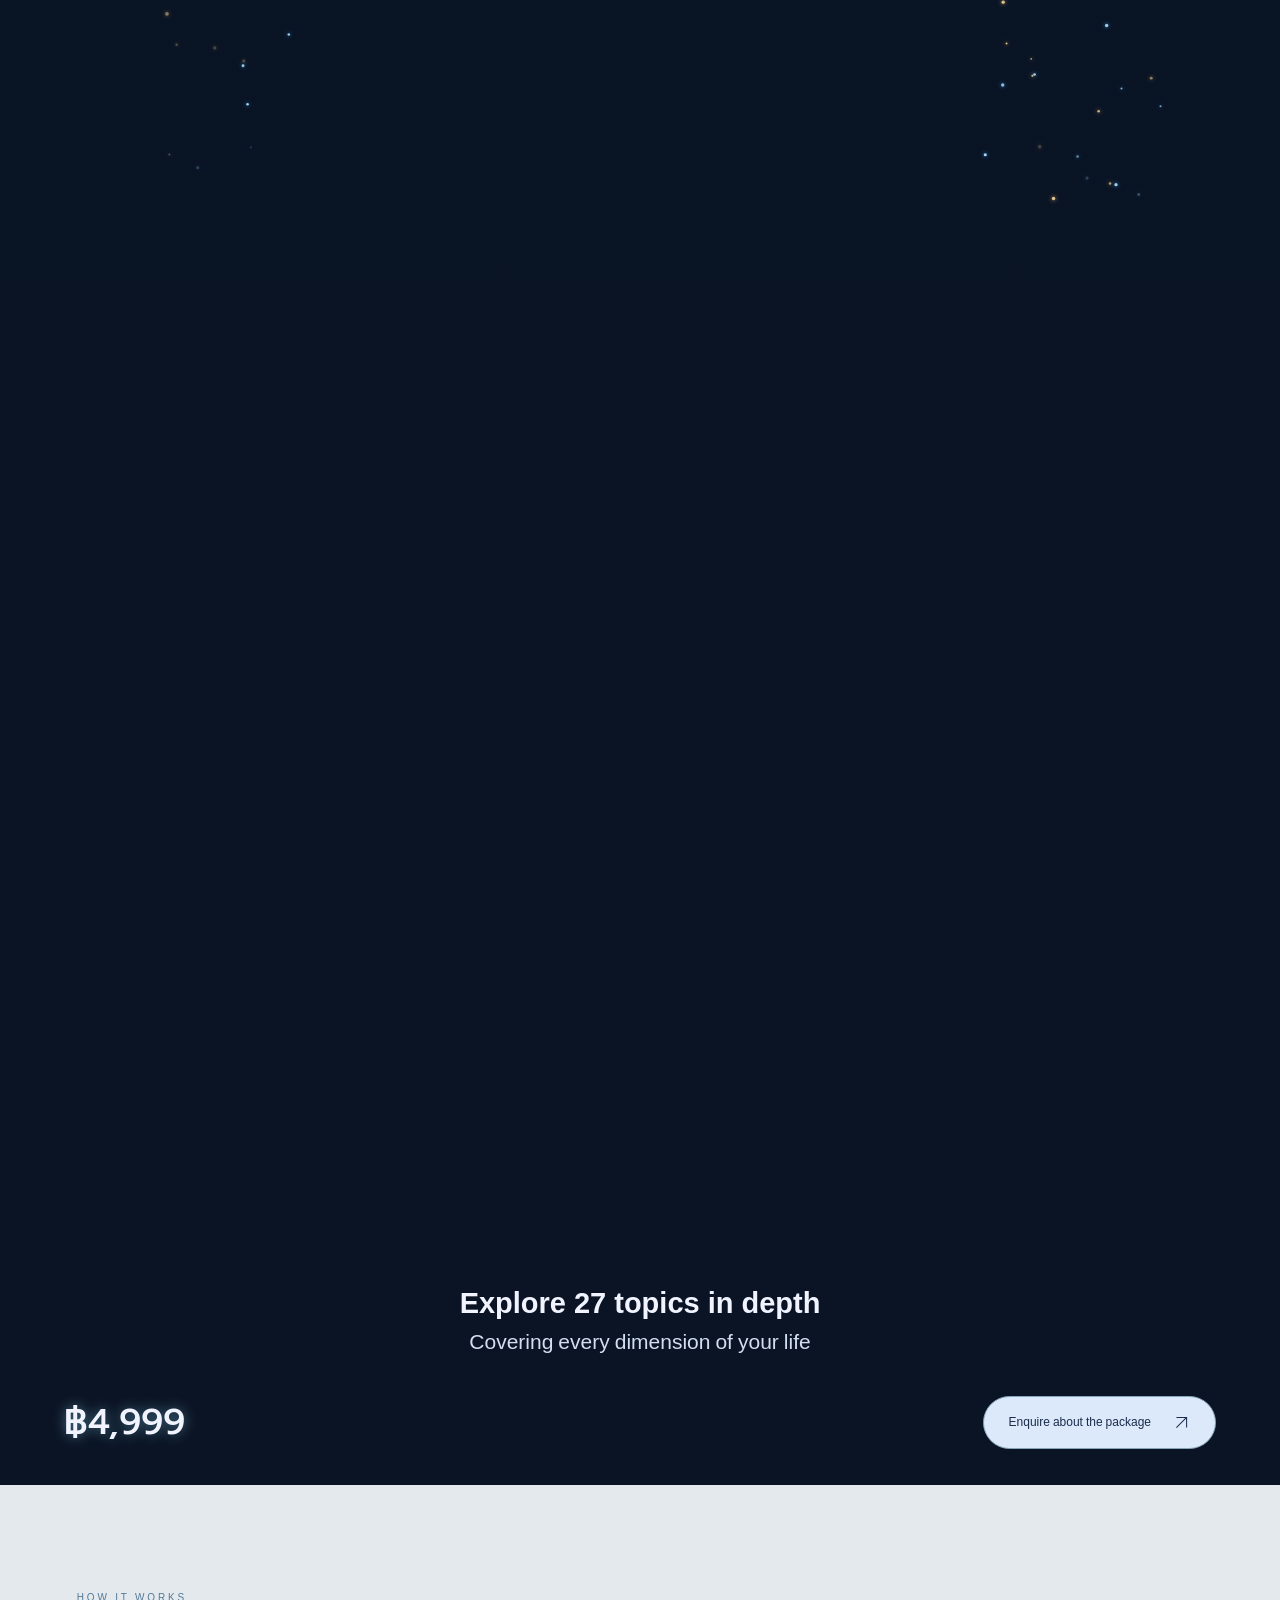
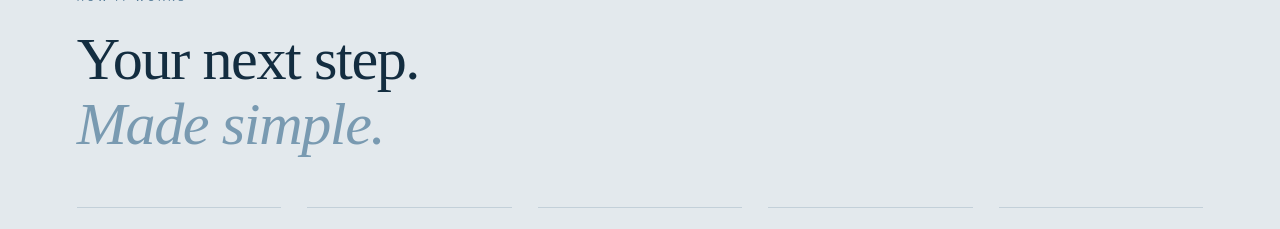
<file: insight.html>
<!doctype html><html lang="th"><head><meta charset="utf-8"><meta name="viewport" content="width=device-width,initial-scale=1"><meta name="theme-color" content="#11121e"><title>Insight & Full Life Map — THE NAME</title><meta name="description" content="สำรวจตัวตน ความสัมพันธ์ และศักยภาพ ผ่าน Insight และ Full Life Map 5 มิติ 27 หัวข้อ"><link rel="icon" type="image/svg+xml" href="assets/brand-favicon.svg?v=7"><link rel="alternate icon" href="favicon.ico?v=7"><link rel="apple-touch-icon" href="assets/apple-touch-icon.png"><link rel="preload" href="assets/noto-sans-thai.ttf" as="font" type="font/ttf" crossorigin><link rel="stylesheet" href="assets/insight-bundle.css"><script defer src="assets/config.js?v=30"></script><script defer src="assets/insight-1.js"></script></head><body class="insight-v4"><a class="skip" href="#main">ข้ามไปเนื้อหา</a><header class="site-header" id="glass-navigation" inert><a class="brand" href="index.html" aria-label="THE NAME หน้าแรก"><img src="assets/brand-nav-neon.svg" alt="THE NAME"></a><div class="glass-menu-panel" id="glass-pages"><nav class="nav-links" id="main-menu" aria-label="เมนูหลัก"><a href="ikigai.html">Ikigai</a><a href="insight.html" aria-current="page">Insight</a><a href="wellness.html">Wellness</a><a href="contact-shop.html">Shop</a></nav><div class="header-tools"><nav class="language-switch" aria-label="Language"><a href="insight.html?lang=th" data-language="th" lang="th" aria-current="true">TH</a><a href="en/insight.html?lang=en" data-language="en" lang="en">EN</a></nav><button class="header-action" data-enquire="Insight"><svg class="nav-chat-icon" viewBox="0 0 24 24" fill="none" stroke="currentColor" stroke-width="1.4" aria-hidden="true"><path d="M20 11a7 7 0 0 1-7 7H9l-4 3 1-5a7 7 0 0 1 4-12h3a7 7 0 0 1 7 7Z"/></svg>สอบถามบริการ</button></div></div><button class="glass-page-toggle" aria-label="ปิดเมนู" aria-expanded="false" aria-controls="glass-pages" data-cursor="เลือกหน้า"><span class="glass-current">Insight</span><svg viewBox="0 0 16 16" aria-hidden="true"><path d="m4 6 4 4 4-4"/></svg></button></header><button class="glass-drop floating-symbol" aria-label="เปิดเมนู THE NAME" aria-expanded="false" aria-controls="glass-navigation"><img class="symbol-image" src="assets/om-symbol.svg?v=29" alt=""></button><noscript><p class="no-script">เปิด JavaScript เพื่อใช้งานเสียง แอนิเมชัน และเตรียมข้อความสอบถาม</p></noscript><main id="main"><section class="v4-insight-hero night"><div class="v4-forest" aria-hidden="true"></div><div class="v4-rays" aria-hidden="true"></div><div class="wrap"><div class="breadcrumb"><a href="index.html">Home</a> / Insight</div><div class="v4-hero-copy"><span class="eyebrow">01 / DISCOVER YOURSELF</span><h1 data-split-text>Insight</h1><p class="v4-hero-subtitle" data-split-text>See yourself. <em>More clearly.</em></p><p>มองเห็นตัวเองชัดขึ้น<br>แล้วค่อย ๆ เลือกเส้นทางในแบบของคุณ</p><a class="btn crystal-hero-btn" href="#discover">สำรวจ 5 มิติ <span aria-hidden="true"><svg class="v4-arrow" viewBox="0 0 20 20" aria-hidden="true"><path d="M4 16L16 4M4 4H16V16"/></svg></span></a></div><div class="v4-hero-foot"><span>YOUR STORY. A NEW PERSPECTIVE.</span><span>SCROLL TO EXPLORE ↓</span></div></div><button type="button" class="insight-amethyst" aria-label="แตะให้อเมทิสต์เปล่งแสง"><img src="assets/amethyst.webp" alt="" width="100" height="100"></button></section><section class="section v4-dimensions" id="discover"><div class="wrap"><div class="v4-section-heading"><div><span class="eyebrow">FIVE DIMENSIONS. ONE YOU.</span><h2>A little deeper.<br><em>A little clearer.</em></h2></div><p>5 มิติแห่งการค้นพบตัวคุณ<br>เลือกมิติที่อยากรู้จักให้มากขึ้น</p></div><div class="v4-gallery"><button class="v4-gallery-card card-0" data-dimension="0" aria-expanded="false" aria-controls="dimension-detail"><span class="v4-range">01–06</span><div class="v4-gallery-art"><svg class="v4-symbol premium-emblem" viewBox="0 0 96 96" xmlns="http://www.w3.org/2000/svg" fill="none" stroke="currentColor" stroke-width="1.25" stroke-linecap="round" stroke-linejoin="round" aria-hidden="true"><g class="emblem-main"><ellipse cx="48" cy="39" rx="23" ry="29"/><ellipse cx="48" cy="39" rx="19" ry="25"/><path d="M44 68V77Q44 80 36 81L31 85H65L60 81Q52 80 52 77V68M36 45L54 23M39 53L59 29M43 73H53M31 89H65"/><path class="emblem-gold" d="M72 14L73.68 18.32L78 20L73.68 21.68L72 26L70.32 21.68L66 20L70.32 18.32Z"/><path class="emblem-gold" d="M22 47L23.12 49.88L26 51L23.12 52.12L22 55L20.88 52.12L18 51L20.88 49.88Z"/><circle cx="26" cy="27" r="0.65" class="emblem-gold"/><circle cx="70" cy="27" r="0.65" class="emblem-gold"/><circle cx="26" cy="34" r="0.65" class="emblem-gold"/><circle cx="70" cy="34" r="0.65" class="emblem-gold"/><circle cx="26" cy="41" r="0.65" class="emblem-gold"/><circle cx="70" cy="41" r="0.65" class="emblem-gold"/><circle cx="26" cy="48" r="0.65" class="emblem-gold"/><circle cx="70" cy="48" r="0.65" class="emblem-gold"/><circle cx="26" cy="55" r="0.65" class="emblem-gold"/><circle cx="70" cy="55" r="0.65" class="emblem-gold"/></g></svg><span class="v4-art-orbit"></span></div><span class="v4-card-name">Mini Insight</span><span class="v4-card-thai">พื้นฐานตัวตน</span><span class="v4-card-bottom">6 หัวข้อ<b aria-hidden="true"><svg class="v4-arrow" viewBox="0 0 20 20" aria-hidden="true"><path d="M4 16L16 4M4 4H16V16"/></svg></b></span></button><button class="v4-gallery-card card-1" data-dimension="1" aria-expanded="false" aria-controls="dimension-detail"><span class="v4-range">07–14</span><div class="v4-gallery-art"><svg class="v4-symbol premium-emblem" viewBox="0 0 96 96" xmlns="http://www.w3.org/2000/svg" fill="none" stroke="currentColor" stroke-width="1.25" stroke-linecap="round" stroke-linejoin="round" aria-hidden="true"><g class="emblem-main"><ellipse cx="48" cy="47" rx="37" ry="25" transform="rotate(-24 48 47)" class="emblem-orbit"/><ellipse cx="48" cy="47" rx="37" ry="25" transform="rotate(24 48 47)" class="emblem-fine"/><circle cx="35" cy="34" r="9" class=""/><circle cx="60" cy="34" r="9" class=""/><path d="M21 66V59Q21 45 35 45Q47 45 49 57M47 66V59Q47 45 60 45Q74 45 74 59V66M26 66V56M69 66V56M29 27Q35 21 41 27M54 27Q60 21 66 27M30 74Q48 82 66 74"/><path class="emblem-gold" d="M48 7L49.68 11.32L54 13L49.68 14.68L48 19L46.32 14.68L42 13L46.32 11.32Z"/><circle cx="13" cy="58" r="2" class="emblem-gold"/><circle cx="83" cy="35" r="2" class="emblem-gold"/></g></svg><span class="v4-art-orbit"></span></div><span class="v4-card-name">Life Insight</span><span class="v4-card-thai">โลกและความสัมพันธ์</span><span class="v4-card-bottom">8 หัวข้อ<b aria-hidden="true"><svg class="v4-arrow" viewBox="0 0 20 20" aria-hidden="true"><path d="M4 16L16 4M4 4H16V16"/></svg></b></span></button><button class="v4-gallery-card card-2" data-dimension="2" aria-expanded="false" aria-controls="dimension-detail"><span class="v4-range">15–18</span><div class="v4-gallery-art"><svg class="v4-symbol premium-emblem" viewBox="0 0 96 96" xmlns="http://www.w3.org/2000/svg" fill="none" stroke="currentColor" stroke-width="1.25" stroke-linecap="round" stroke-linejoin="round" aria-hidden="true"><g class="emblem-main"><path d="M48 9L68 25L77 59L49 87L21 62L29 27ZM48 9L42 34L21 62M48 9L56 35L77 59M29 27L42 34L56 35L68 25M42 34L39 62L49 87L59 61L56 35M21 62L39 62L59 61L77 59M42 34L59 61M56 35L39 62"/><path class="emblem-fine" d="M47 21L46 30M32 37L29 48M64 42L67 52M46 68L49 77"/><path class="emblem-gold" d="M17 20L18.4 23.6L22 25L18.4 26.4L17 30L15.6 26.4L12 25L15.6 23.6Z"/><path class="emblem-gold" d="M80 11L81.4 14.6L85 16L81.4 17.4L80 21L78.6 17.4L75 16L78.6 14.6Z"/><path class="emblem-gold" d="M83 70L84.12 72.88L87 74L84.12 75.12L83 78L81.88 75.12L79 74L81.88 72.88Z"/></g></svg><span class="v4-art-orbit"></span></div><span class="v4-card-name">Deep Insight</span><span class="v4-card-thai">จุดแข็งและการเติบโต</span><span class="v4-card-bottom">4 หัวข้อ<b aria-hidden="true"><svg class="v4-arrow" viewBox="0 0 20 20" aria-hidden="true"><path d="M4 16L16 4M4 4H16V16"/></svg></b></span></button><button class="v4-gallery-card card-3" data-dimension="3" aria-expanded="false" aria-controls="dimension-detail"><span class="v4-range">19–25</span><div class="v4-gallery-art"><svg class="v4-symbol premium-emblem" viewBox="0 0 96 96" xmlns="http://www.w3.org/2000/svg" fill="none" stroke="currentColor" stroke-width="1.25" stroke-linecap="round" stroke-linejoin="round" aria-hidden="true"><g class="emblem-main"><path class="emblem-main" d="M12 60H84M19 66H77M29 73H67M39 80H57M26 54A22 22 0 0 1 70 54M31 54A17 17 0 0 1 65 54M48 54V34M37 39L48 54L59 39"/><path class="emblem-gold" d="M19.00 54.00L13.00 54.00"/><path class="emblem-gold" d="M21.21 42.90L15.66 40.61"/><path class="emblem-gold" d="M27.49 33.49L23.25 29.25"/><path class="emblem-gold" d="M36.90 27.21L34.61 21.66"/><path class="emblem-gold" d="M48.00 25.00L48.00 19.00"/><path class="emblem-gold" d="M59.10 27.21L61.39 21.66"/><path class="emblem-gold" d="M68.51 33.49L72.75 29.25"/><path class="emblem-gold" d="M74.79 42.90L80.34 40.61"/><path class="emblem-gold" d="M77.00 54.00L83.00 54.00"/><path class="emblem-gold" d="M48 6L49.4 9.6L53 11L49.4 12.4L48 16L46.6 12.4L43 11L46.6 9.6Z"/><circle cx="13" cy="70" r="1.2" class=""/><circle cx="83" cy="70" r="1.2" class=""/></g></svg><span class="v4-art-orbit"></span></div><span class="v4-card-name">Future Insight</span><span class="v4-card-thai">อนาคตและทางเลือก</span><span class="v4-card-bottom">7 หัวข้อ<b aria-hidden="true"><svg class="v4-arrow" viewBox="0 0 20 20" aria-hidden="true"><path d="M4 16L16 4M4 4H16V16"/></svg></b></span></button><button class="v4-gallery-card card-4" data-dimension="4" aria-expanded="false" aria-controls="dimension-detail"><span class="v4-range">26–27</span><div class="v4-gallery-art"><svg class="v4-symbol premium-emblem" viewBox="0 0 96 96" xmlns="http://www.w3.org/2000/svg" fill="none" stroke="currentColor" stroke-width="1.25" stroke-linecap="round" stroke-linejoin="round" aria-hidden="true"><g class="emblem-main"><path class="emblem-main" d="M26 88C10 68 72 64 52 49C34 35 68 31 66 17M38 88C25 71 81 66 61 47C45 34 73 31 73 18M19 49L29 33L40 47M21 44L29 42L34 44M59 15L66 7L74 15M64 21L70 19"/><path class="emblem-gold" d="M69 3L70.96 8.04L76 10L70.96 11.96L69 17L67.04 11.96L62 10L67.04 8.04Z"/><circle cx="28" cy="83" r="2" class="emblem-gold"/><circle cx="57" cy="53" r="2" class="emblem-gold"/><path class="emblem-fine" d="M30 78L38 75M46 69L53 66M61 58L63 54M54 43L55 40M61 30L65 27"/><path class="emblem-gold" d="M19 14L20.12 16.88L23 18L20.12 19.12L19 22L17.88 19.12L15 18L17.88 16.88Z"/></g></svg><span class="v4-art-orbit"></span></div><span class="v4-card-name">Life Path</span><span class="v4-card-thai">เส้นทางชีวิต</span><span class="v4-card-bottom">2 หัวข้อ<b aria-hidden="true"><svg class="v4-arrow" viewBox="0 0 20 20" aria-hidden="true"><path d="M4 16L16 4M4 4H16V16"/></svg></b></span></button></div><div class="v4-dimension-detail" id="dimension-detail" hidden aria-live="polite"></div><div class="v4-gallery-note"><img src="assets/amethyst.webp" alt="" width="60" height="50"><p>ค้นหาตัวตน เข้าใจชีวิต<br>และออกแบบอนาคตในแบบของคุณ</p></div></div></section><section class="life-gallery" id="full-life-map">
<div class="life-gallery-intro sr-only"><div><span class="eyebrow">THE SIGNATURE INSIGHT</span><h2>Full Life Map.</h2><p>ภาพชีวิตที่กว้างขึ้น ผ่าน 5 มิติ รวม 27 หัวข้อ</p></div><p>12 หัวข้อตัวอย่างที่จะได้คุยในเซสชัน</p></div>
<ol class="life-gallery-list sr-only">
<li><div><small>01</small><h3>พื้นฐานตัวตน</h3><p>กลับมามองรากฐานและเรื่องราวที่ประกอบเป็นคุณ</p></div></li>
<li><div><small>02</small><h3>บุคลิกและการใช้ชีวิต</h3><p>ทำความเข้าใจรูปแบบการใช้ชีวิตและมุมมองของตัวเอง</p></div></li>
<li><div><small>03</small><h3>การเงินและความมั่นคง</h3><p>ทบทวนแนวทางสร้างความมั่นคงและการวางแผนการเงิน</p></div></li>
<li><div><small>04</small><h3>การงานและอาชีพ</h3><p>สำรวจเส้นทางการทำงานที่เชื่อมกับตัวคุณ</p></div></li>
<li><div><small>05</small><h3>ธุรกิจที่เหมาะสม</h3><p>สำรวจโอกาสและแนวทางของการเริ่มต้นหรือต่อยอดธุรกิจ</p></div></li>
<li><div><small>06</small><h3>ความรักและคู่ครอง</h3><p>มองความสัมพันธ์ที่เกื้อหนุนและการอยู่ร่วมกัน</p></div></li>
<li><div><small>07</small><h3>จุดแข็งและความท้าทาย</h3><p>รู้จักจุดเด่นและประเด็นที่ควรเตรียมพร้อม</p></div></li>
<li><div><small>08</small><h3>ต่างประเทศและการเดินทาง</h3><p>สำรวจความเป็นไปได้ของการเดินทางและประสบการณ์ใหม่</p></div></li>
<li><div><small>09</small><h3>แนวทางการเติบโต</h3><p>มองการพัฒนาตนเองในระยะยาว</p></div></li>
<li><div><small>10</small><h3>สิ่งที่ควรระวัง</h3><p>ทบทวนความเสี่ยงและแนวทางเตรียมรับมือ</p></div></li>
<li><div><small>11</small><h3>ปัจจัยสนับสนุน</h3><p>สำรวจปัจจัยที่อาจมีส่วนสนับสนุนเส้นทางของคุณ</p></div></li>
<li><div><small>12</small><h3>ทิศทางชีวิต</h3><p>เชื่อมภาพรวมชีวิตกับแนวทางที่อยากเดินต่อ</p></div></li>
</ol>
<div class="life-map-transition" aria-hidden="true"></div><div class="life-map-stage"><div class="life-map-art">
<picture>
<source media="(max-width: 760px)" srcset="assets/full-life-map-mobile.webp?v=64" width="933" height="1686">
<img src="assets/full-life-map-desktop.webp" width="1774" height="887" alt="" loading="lazy" decoding="async">
</picture>
<svg class="life-map-sky" aria-hidden="true"></svg>
</div></div><p class="life-gallery-package"><strong>เจาะลึก 27 หัวข้อ</strong><span>ครอบคลุมทุกมิติของชีวิตคุณ</span></p><div class="life-gallery-enquiry"><span class="service-price"><span class="price-amount">฿4,999</span></span><button class="btn" data-enquire="Full Life Map">สอบถามแพ็กเกจ <svg class="v4-arrow" viewBox="0 0 20 20" aria-hidden="true"><path d="M4 16L16 4M4 4H16V16"/></svg></button></div>
</section><section class="section v4-how" id="how-it-works"><div class="wrap"><span class="eyebrow">HOW IT WORKS</span><h2>Your next step.<br><em>Made simple.</em></h2><div class="v4-steps"><article><span class="eyebrow">01</span><svg class="v4-symbol" viewBox="0 0 48 48" fill="none" stroke="currentColor" stroke-width="1.5" stroke-linecap="round" stroke-linejoin="round" aria-hidden="true"><path d="M9 7H39V32H9ZM4 37H44L40 42H8ZM19 32H29M25 15L33 22L28 23L26 28Z"/></svg><h3>เลือกบริการ</h3><p>เลือกมิติหรือแพ็กเกจที่คุณอยากสำรวจ</p></article><article><span class="eyebrow">02</span><svg class="v4-symbol" viewBox="0 0 48 48" fill="none" stroke="currentColor" stroke-width="1.5" stroke-linecap="round" stroke-linejoin="round" aria-hidden="true"><path d="M7 11H41V42H7ZM7 20H41M15 5V16M33 5V16M16 30L22 36L33 25"/></svg><h3>จองวันและเวลา</h3><p>สอบถามช่วงเวลาที่สะดวกผ่านช่องทางของ THE NAME</p></article><article><span class="eyebrow">03</span><svg class="v4-symbol" viewBox="0 0 48 48" fill="none" stroke="currentColor" stroke-width="1.5" stroke-linecap="round" stroke-linejoin="round" aria-hidden="true"><path d="M8 5H29L39 15V43H8ZM29 5V15H39M15 23H29M15 30H25M15 37H22M28 35L38 25L42 29L32 39L26 41Z"/></svg><h3>กรอกข้อมูล</h3><p>เตรียมข้อมูลพื้นฐานตามที่ผู้ให้บริการแจ้ง</p></article><article><span class="eyebrow">04</span><svg class="v4-symbol" viewBox="0 0 48 48" fill="none" stroke="currentColor" stroke-width="1.5" stroke-linecap="round" stroke-linejoin="round" aria-hidden="true"><path d="M6 8H34V28H20L11 36V28H6ZM20 33H33L41 40V32H44V16H39M12 17H27M12 23H23"/></svg><h3>รับคำปรึกษา</h3><p>พูดคุยผ่านรูปแบบและช่องทางที่ตกลงไว้</p></article><article><span class="eyebrow">05</span><svg class="v4-symbol" viewBox="0 0 48 48" fill="none" stroke="currentColor" stroke-width="1.5" stroke-linecap="round" stroke-linejoin="round" aria-hidden="true"><path d="M24 3V45M3 24H45M24 6L29 19L42 24L29 29L24 42L19 29L6 24L19 19ZM24 19L29 24L24 29L19 24Z"/></svg><h3>รับ Insight ของคุณ</h3><p>นำมุมมองที่ค้นพบไปทบทวนเส้นทางของตัวเอง</p></article></div><button class="btn" data-enquire="Insight">เริ่มต้นสอบถาม Insight <svg class="v4-arrow" viewBox="0 0 20 20" aria-hidden="true"><path d="M4 16L16 4M4 4H16V16"/></svg></button></div></section><section class="section"><div class="wrap faq-grid"><div><span class="eyebrow">YOUR QUESTIONS</span><h2>Before your<br><em>Insight session.</em></h2></div><div class="faq-list"><details><summary>Insight เหมาะกับใคร?</summary><p>ผู้ที่อยากสำรวจตัวตน ความสัมพันธ์ ศักยภาพ หรืออยากมีพื้นที่ทบทวนแนวทางชีวิตของตัวเอง</p></details><details><summary>Full Life Map ครอบคลุมอะไรบ้าง?</summary><p>โครงสร้างบริการแบ่งเป็น 5 มิติ รวม 27 หัวข้อ สามารถสอบถามรายการหัวข้อ วิธีการวิเคราะห์ และรูปแบบผลลัพธ์จากผู้ให้บริการก่อนตัดสินใจ</p></details><details><summary>ควรเตรียมข้อมูลอะไร?</summary><p>แจ้งประเด็นที่คุณอยากสำรวจ และสอบถาม THE NAME ว่าต้องเตรียมข้อมูลส่วนตัวใดสำหรับบริการที่เลือก ก่อนยืนยันนัดหมาย</p></details></div></div></section><section class="other-paths"><div class="wrap other-links"><h3>Explore another path.</h3><nav aria-label="บริการอื่น"><a href="ikigai.html">Ikigai <svg class="arrow-icon" viewBox="0 0 20 20" fill="none" stroke="currentColor" stroke-width="1.3" aria-hidden="true"><path d="M4 16 16 4M4 4h12v12"/></svg></a><a href="wellness.html">Wellness <svg class="arrow-icon" viewBox="0 0 20 20" fill="none" stroke="currentColor" stroke-width="1.3" aria-hidden="true"><path d="M4 16 16 4M4 4h12v12"/></svg></a></nav></div></section><section class="closing"><span class="eyebrow">YOUR OWN PACE. YOUR OWN PATH.</span><h2>Your next chapter<br>starts <em>with you.</em></h2><p>เริ่มจากสิ่งที่คุณอยากรู้จักให้มากขึ้น</p><button class="btn" data-enquire="Insight">เตรียมข้อความสอบถาม <svg class="arrow-icon" viewBox="0 0 20 20" fill="none" stroke="currentColor" stroke-width="1.3" aria-hidden="true"><path d="M4 16 16 4M4 4h12v12"/></svg></button></section></main><footer class="footer night"><div class="footer-main"><a href="index.html" aria-label="THE NAME หน้าแรก"><img src="assets/brand-logo-original.png" alt="THE NAME" loading="lazy"></a><nav aria-label="เมนูท้ายหน้า"><a href="insight.html">Insight</a><a href="ikigai.html">Ikigai</a><a href="wellness.html">Wellness</a><a href="contact-shop.html">Contact &amp; Shop</a><button class="header-action" data-enquire="เลือกบริการ">สอบถามบริการ <svg class="arrow-icon" viewBox="0 0 20 20" fill="none" stroke="currentColor" stroke-width="1.3" aria-hidden="true"><path d="M4 16 16 4M4 4h12v12"/></svg></button></nav></div><div class="footer-bottom"><span>THE NAME · EVERY NAME HAS A STORY</span><span>SELF-DISCOVERY / PURPOSE / WELLNESS</span></div></footer><dialog id="enquiry-dialog" aria-labelledby="enquiry-title"><div class="dialog-top"><h2 id="enquiry-title">Begin your journey.</h2><button class="dialog-close" aria-label="ปิดหน้าต่าง" data-close>×</button></div><p class="dialog-description">เลือกบริการแล้วเปิด LINE พร้อมข้อความที่กรอกไว้<br>ข้อความนี้ยังไม่ใช่การยืนยันการจอง</p><form id="enquiry-form"><label for="enquiry-service">บริการที่สนใจ</label><select id="enquiry-service"><option value="">เลือกบริการ</option><option>Insight</option><option>Full Life Map</option><option>Ikigai</option><option>Wellness</option><option>Signature Facial Ritual</option><option>Signature Mantra Yoga</option><option>Signature Wellness Experience</option></select><label for="enquiry-name">ชื่อที่ต้องการให้เรียก (ไม่บังคับ)</label><input id="enquiry-name" autocomplete="given-name" maxlength="80" placeholder="ชื่อของคุณ"><label for="enquiry-note">สิ่งที่อยากสอบถาม (ไม่บังคับ)</label><textarea id="enquiry-note" maxlength="1000" placeholder="เช่น รายละเอียดบริการ วันว่าง หรือสถานที่ให้บริการ"></textarea><div class="form-actions"><a class="btn" id="open-enquiry-line" href="https://line.me/R/oaMessage/%40236aegvl/">เปิด LINE พร้อมข้อความ</a><button class="btn ghost" type="button" id="copy-enquiry">คัดลอกข้อความ</button></div><p class="dialog-status" id="enquiry-status" role="status"></p><textarea id="message-fallback" aria-label="ข้อความสอบถามสำหรับคัดลอก" readonly hidden></textarea></form></dialog><dialog id="path-dialog" aria-labelledby="path-title"><div class="dialog-top"><h2 id="path-title">Where to begin?</h2><button class="dialog-close" aria-label="ปิดหน้าต่าง" data-close>×</button></div><p class="dialog-description">วันนี้คุณอยากให้พื้นที่กับเรื่องไหนมากที่สุด?</p><div class="quiz-options"><button data-path="insight">อยากเข้าใจตัวเองมากขึ้น <svg class="arrow-icon" viewBox="0 0 20 20" fill="none" stroke="currentColor" stroke-width="1.3" aria-hidden="true"><path d="M4 16 16 4M4 4h12v12"/></svg></button><button data-path="ikigai">อยากค้นหาทิศทางและความหมาย <svg class="arrow-icon" viewBox="0 0 20 20" fill="none" stroke="currentColor" stroke-width="1.3" aria-hidden="true"><path d="M4 16 16 4M4 4h12v12"/></svg></button><button data-path="wellness">อยากพักและดูแลกายใจ <svg class="arrow-icon" viewBox="0 0 20 20" fill="none" stroke="currentColor" stroke-width="1.3" aria-hidden="true"><path d="M4 16 16 4M4 4h12v12"/></svg></button></div><div class="quiz-result" hidden aria-live="polite"></div></dialog></body></html>
</file>
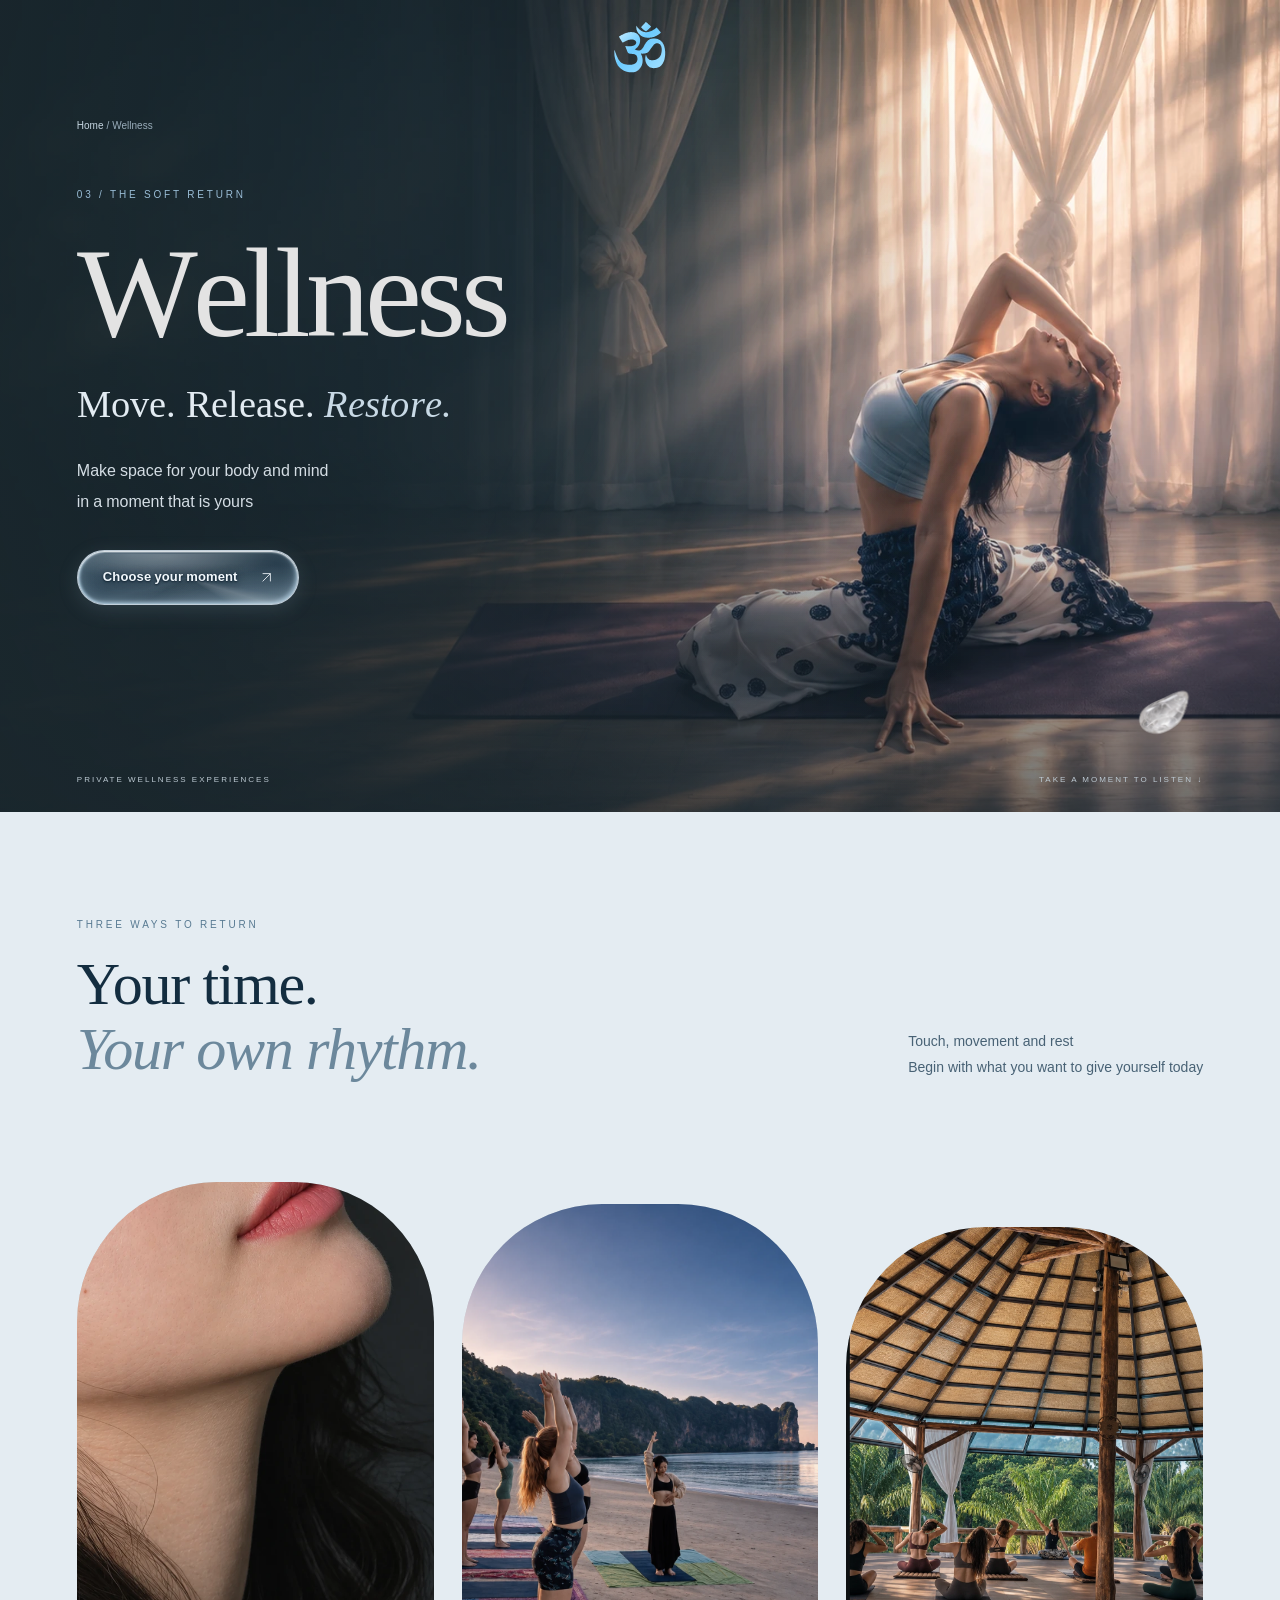
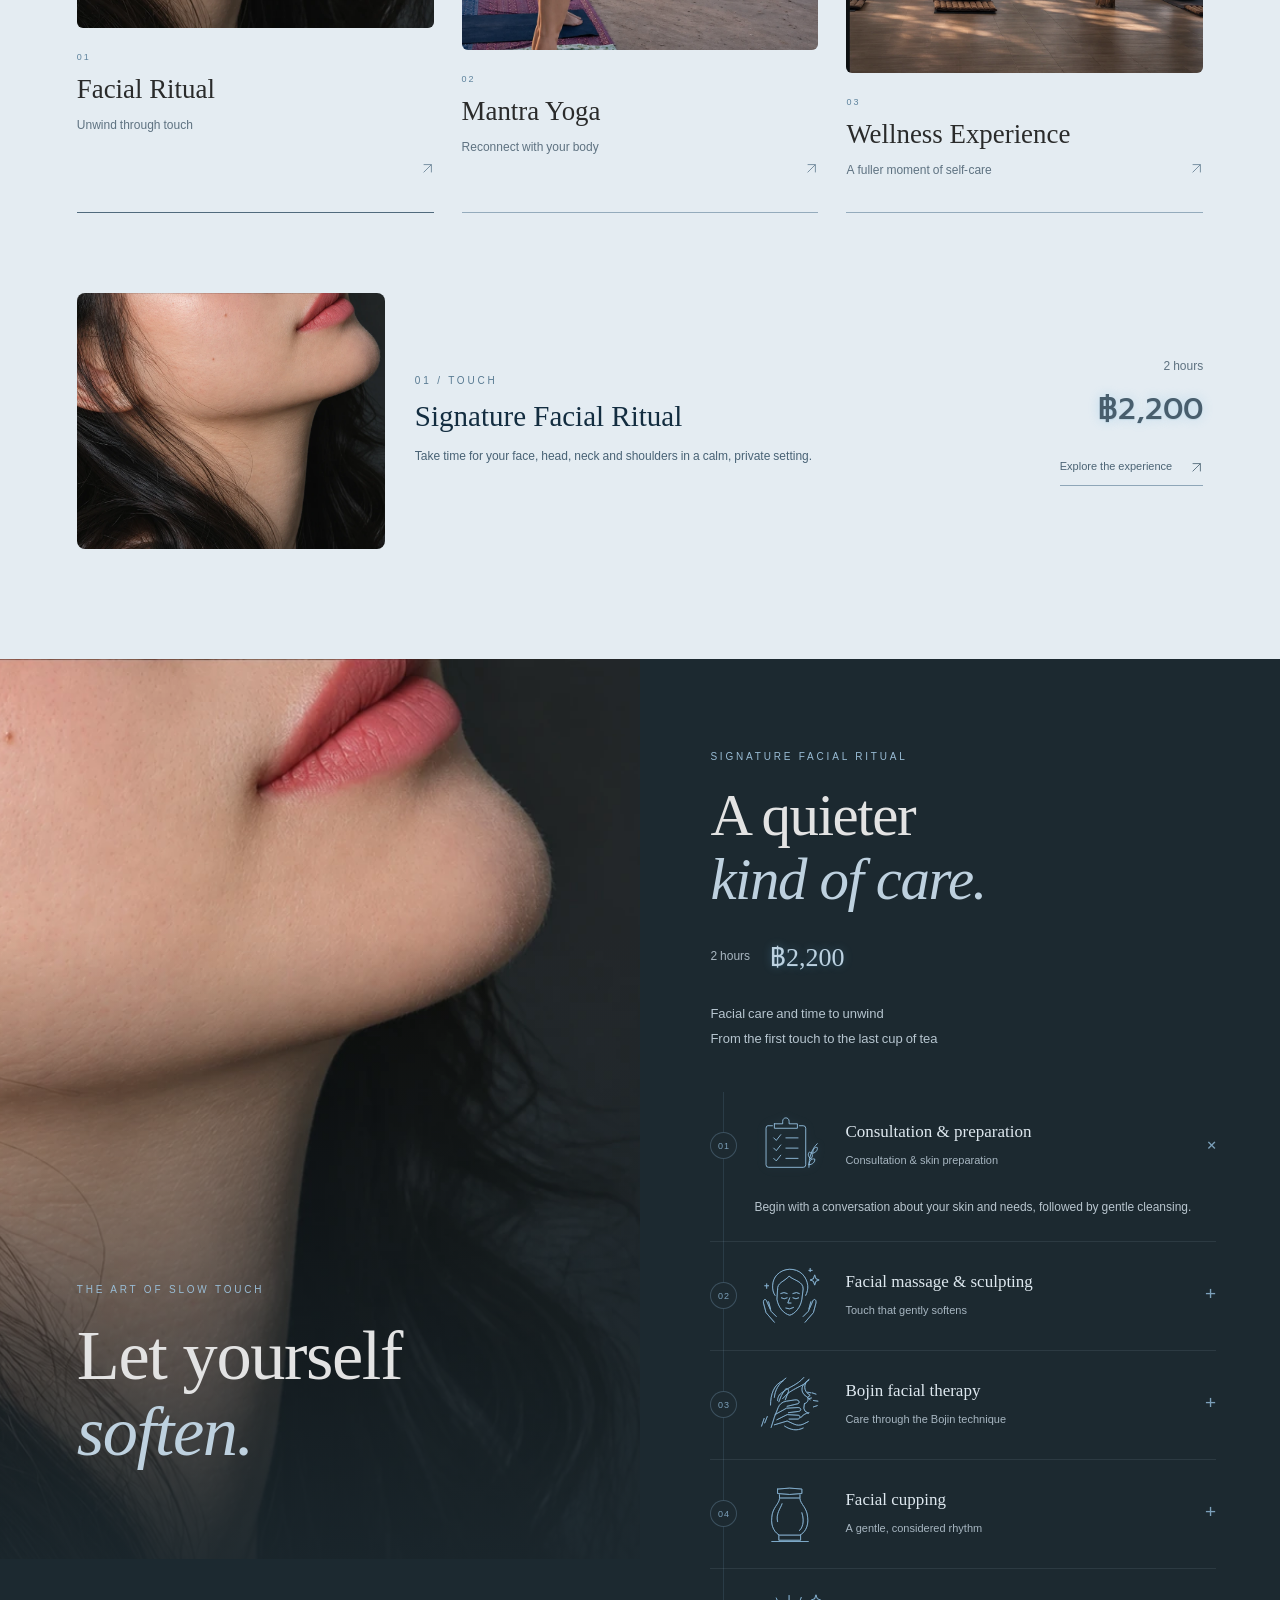
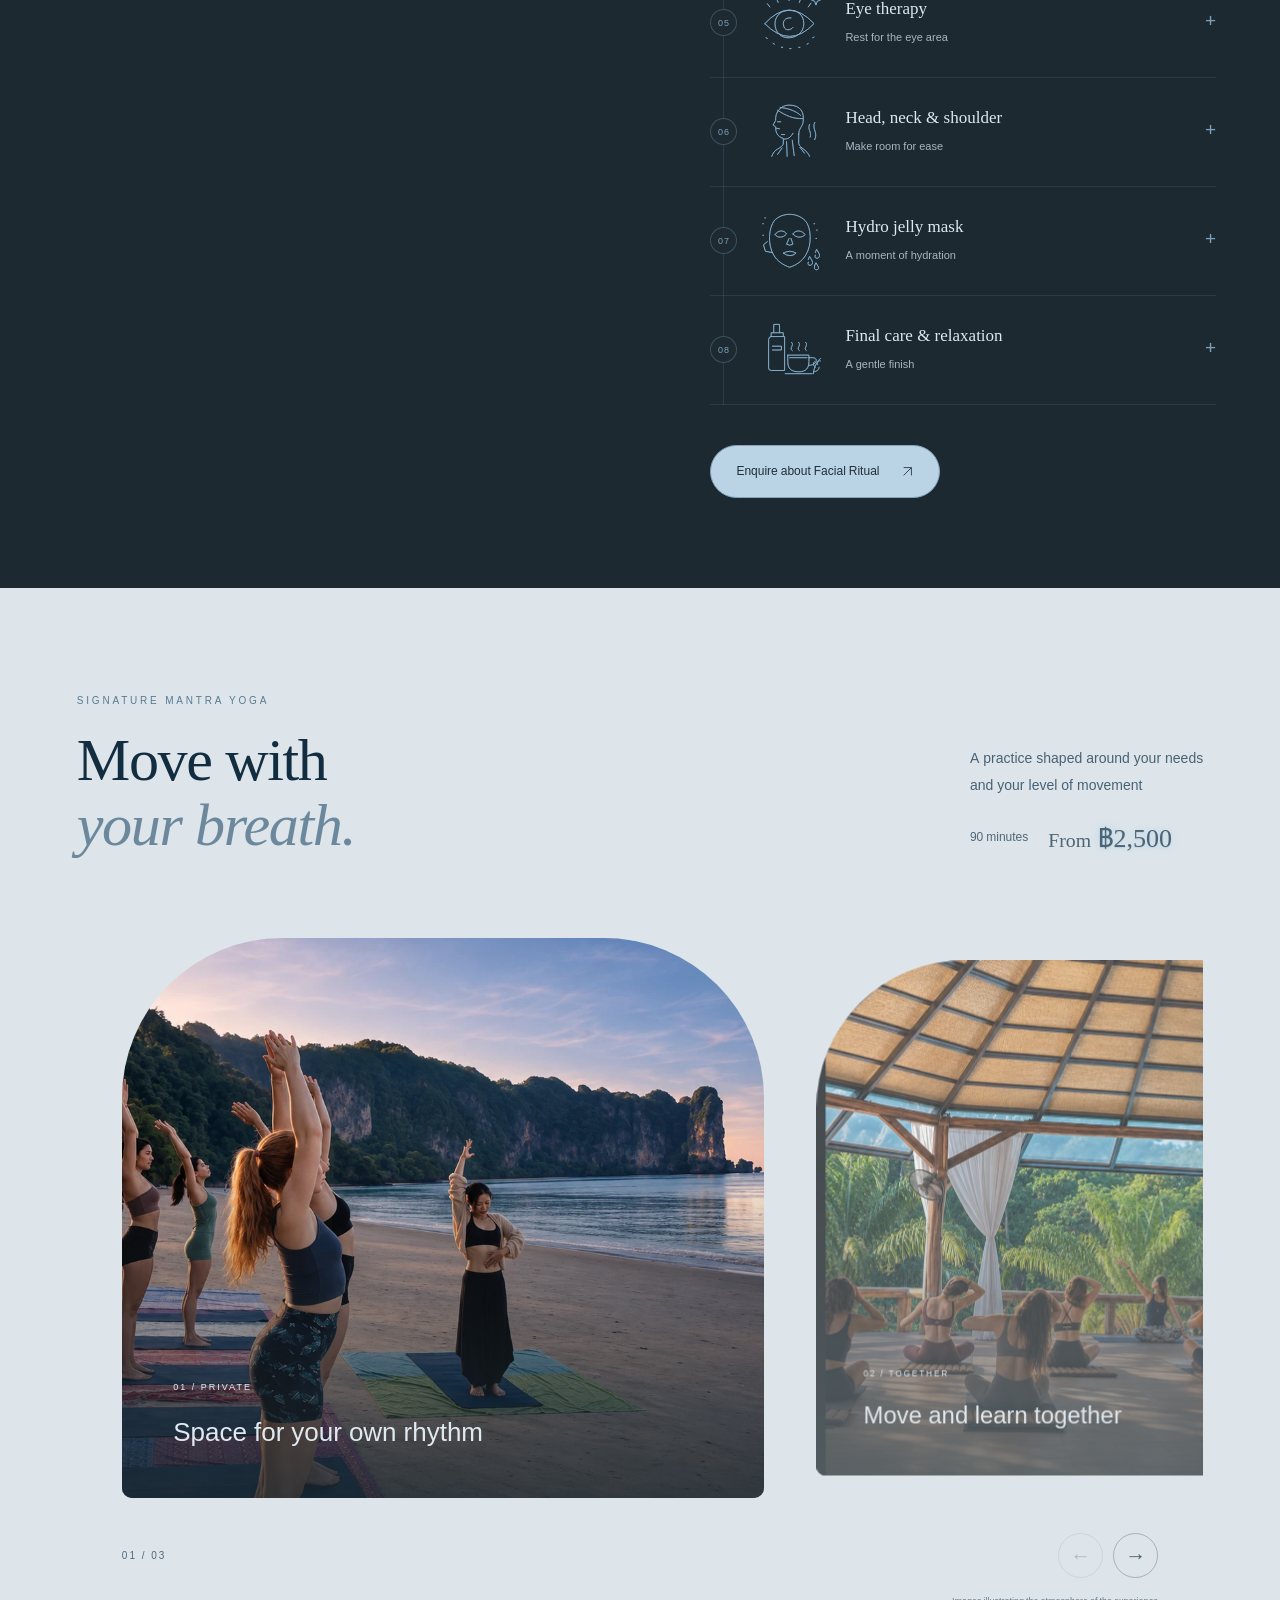
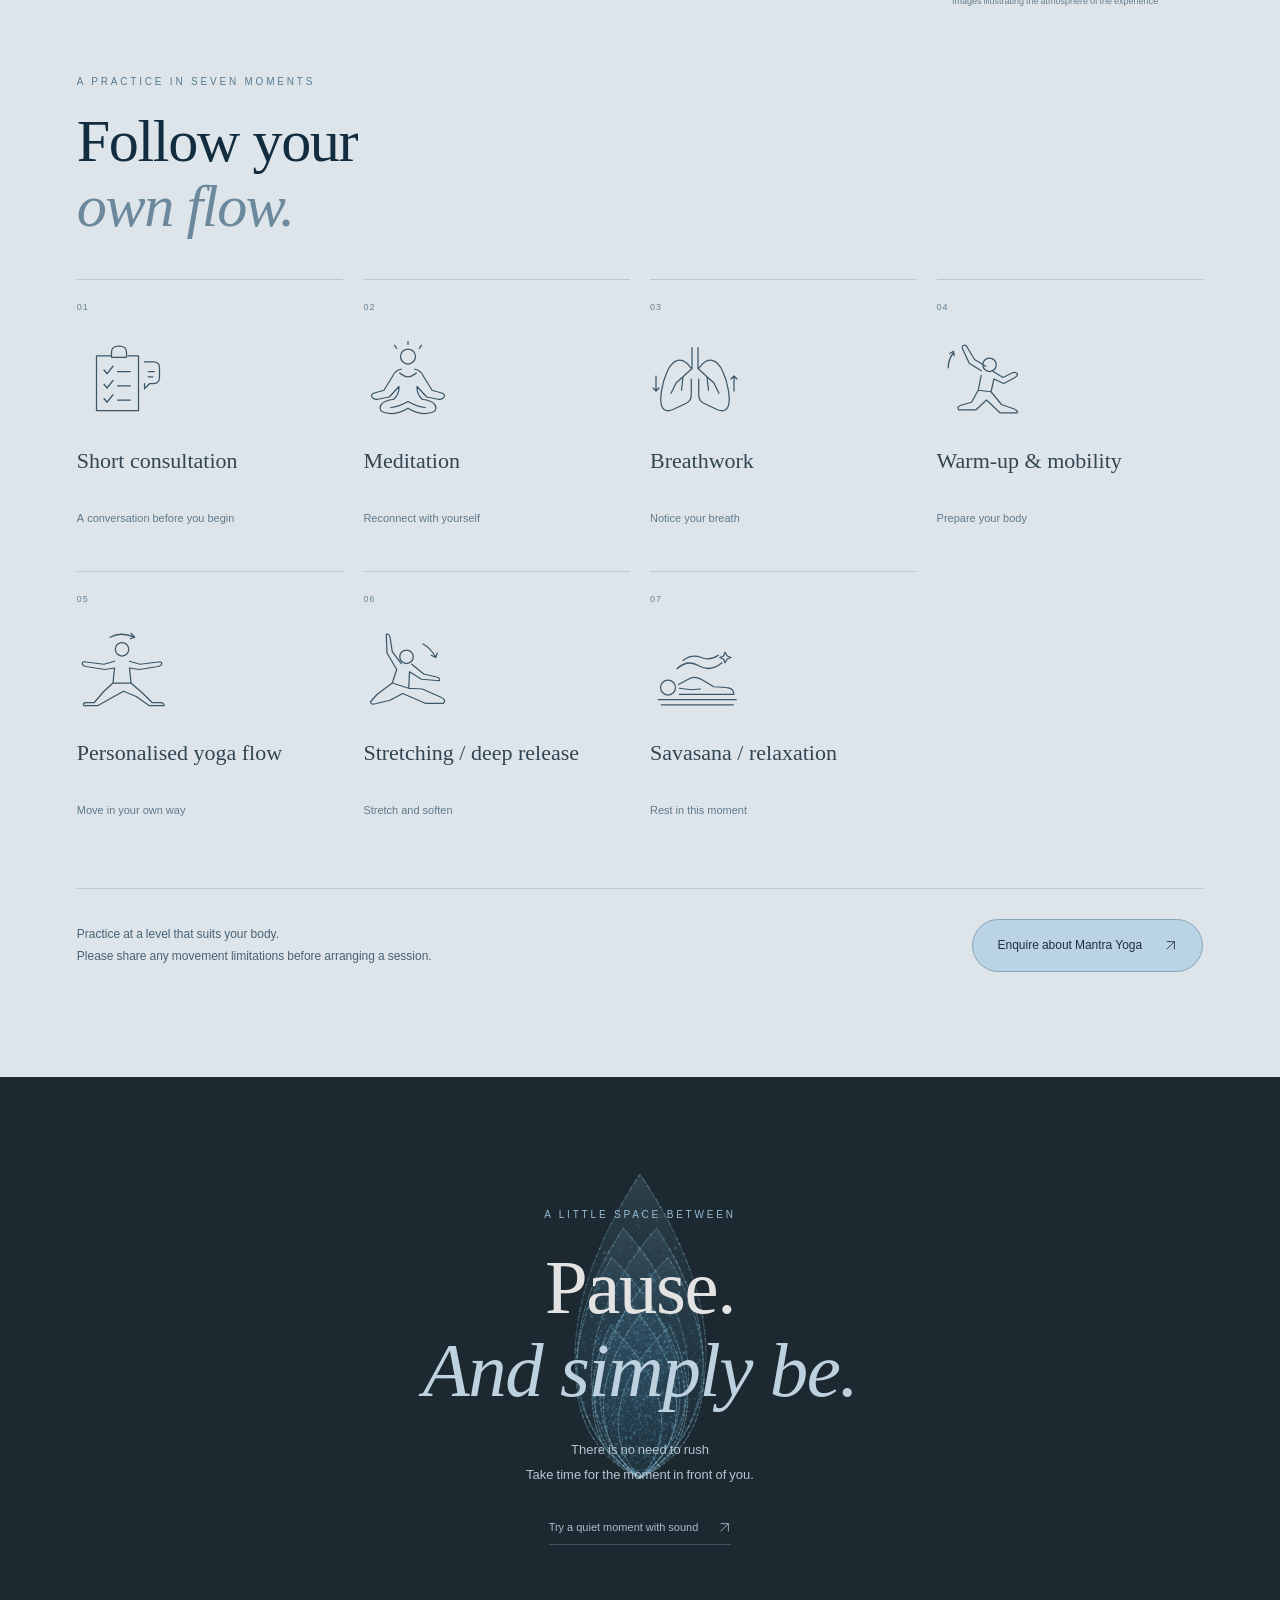
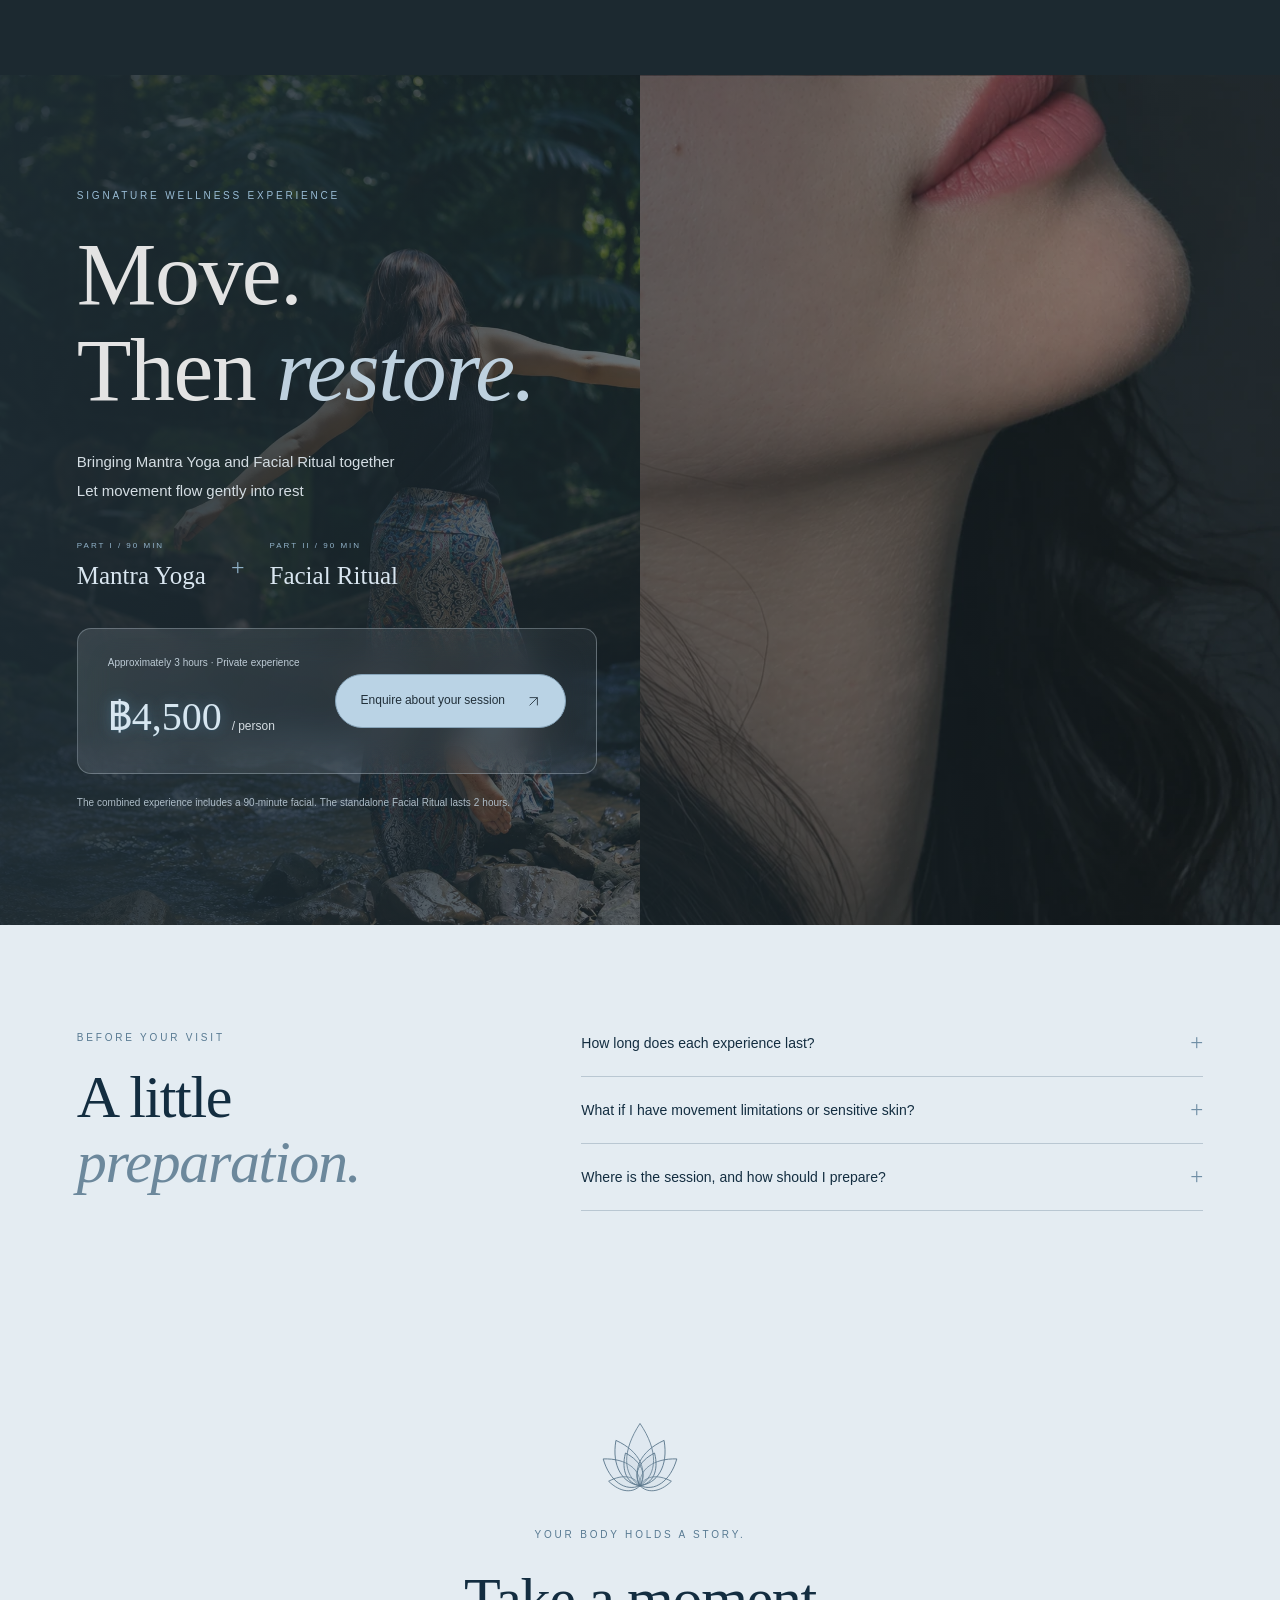
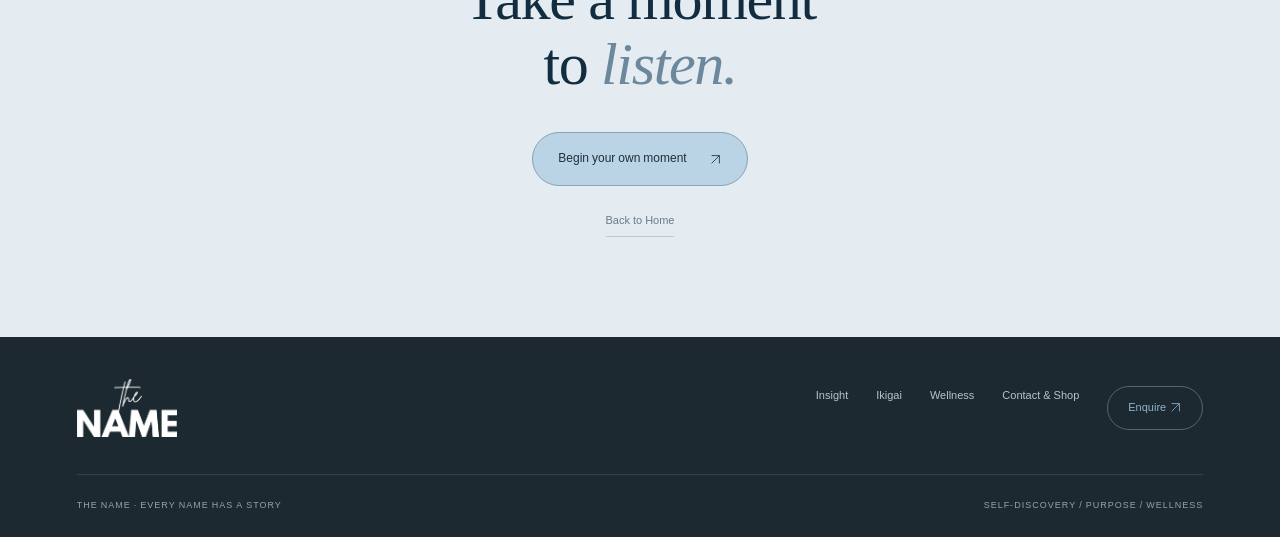
<file: wellness.html>
<!doctype html>
<html lang="th"><head><meta charset="utf-8"><meta name="viewport" content="width=device-width,initial-scale=1"><meta name="theme-color" content="#11121e"><title>Wellness — Facial Ritual &amp; Mantra Yoga | THE NAME</title><meta name="description" content="Signature Facial Ritual, Mantra Yoga และ Wellness Experience พื้นที่สำหรับดูแลกายและใจของคุณ"><link rel="icon" type="image/svg+xml" href="assets/brand-favicon.svg?v=7"><link rel="alternate icon" href="favicon.ico?v=7"><link rel="apple-touch-icon" href="assets/apple-touch-icon.png"><link rel="preload" href="assets/noto-sans-thai.ttf" as="font" type="font/ttf" crossorigin><link rel="stylesheet" href="assets/wellness-bundle.css"><script defer src="assets/config.js?v=30"></script><script defer src="assets/wellness-1.js"></script></head><body class="wellness-v7"><a class="skip" href="#main">ข้ามไปเนื้อหา</a><header class="site-header" id="glass-navigation" inert><a class="brand" href="index.html" aria-label="THE NAME หน้าแรก"><img src="assets/brand-nav-neon.svg" alt="THE NAME"></a><div class="glass-menu-panel" id="glass-pages"><nav class="nav-links" id="main-menu" aria-label="เมนูหลัก"><a href="ikigai.html">Ikigai</a><a href="insight.html">Insight</a><a href="wellness.html" aria-current="page">Wellness</a><a href="contact-shop.html">Shop</a></nav><div class="header-tools"><nav class="language-switch" aria-label="Language"><a href="wellness.html?lang=th" data-language="th" lang="th" aria-current="true">TH</a><a href="en/wellness.html?lang=en" data-language="en" lang="en">EN</a></nav><button class="header-action" data-enquire="Wellness"><svg class="nav-chat-icon" viewBox="0 0 24 24" fill="none" stroke="currentColor" stroke-width="1.4" aria-hidden="true"><path d="M20 11a7 7 0 0 1-7 7H9l-4 3 1-5a7 7 0 0 1 4-12h3a7 7 0 0 1 7 7Z"/></svg>สอบถามบริการ</button></div></div><button class="glass-page-toggle" aria-label="ปิดเมนู" aria-expanded="false" aria-controls="glass-pages" data-cursor="เลือกหน้า"><span class="glass-current">Wellness</span><svg viewbox="0 0 16 16" aria-hidden="true"><path d="m4 6 4 4 4-4"></path></svg></button></header><button class="glass-drop floating-symbol" aria-label="เปิดเมนู THE NAME" aria-expanded="false" aria-controls="glass-navigation"><img class="symbol-image" src="assets/om-symbol.svg?v=29" alt=""></button><noscript><p class="no-script">เปิด JavaScript เพื่อใช้งานเสียง แอนิเมชัน และเตรียมข้อความสอบถาม</p></noscript><main id="main"><section class="w-hero night"><div class="w-hero-image" aria-hidden="true"></div><div class="w-hero-shade" aria-hidden="true"></div><div class="wrap w-hero-inner"><div class="breadcrumb"><a href="index.html">Home</a> / Wellness</div><div class="w-hero-copy"><span class="eyebrow">03 / THE SOFT RETURN</span><h1 data-split-text>Wellness</h1><p class="w-subtitle" data-split-text>Move. Release. <em>Restore.</em></p><p>คืนพื้นที่ให้กายและใจ<br>ในช่วงเวลาที่เป็นของคุณ</p><a class="btn crystal-hero-btn" href="#w-choose" data-cursor="เลือกช่วงเวลา">เลือกช่วงเวลาของคุณ <span aria-hidden="true"><svg class="arrow-icon" viewbox="0 0 20 20" fill="none" stroke="currentColor" stroke-width="1.3" aria-hidden="true"><path d="M4 16L16 4M4 4H16V16"></path></svg></span></a></div><div class="w-hero-footer"><span>PRIVATE WELLNESS EXPERIENCES</span><span>TAKE A MOMENT TO LISTEN ↓</span></div><img class="w-hero-stone" src="assets/clear-quartz.webp" alt="Clear Quartz" width="90" height="80"></div></section><section class="section w-choose" id="w-choose"><div class="wrap"><div class="w-heading"><div><span class="eyebrow">THREE WAYS TO RETURN</span><h2>Your time.<br><em>Your own rhythm.</em></h2></div><p>สัมผัส การเคลื่อนไหว และการพัก<br>เริ่มจากสิ่งที่คุณอยากให้ตัวเองในวันนี้</p></div><div class="w-choices" role="tablist" aria-label="เลือกประสบการณ์ Wellness"><button class="w-choice" role="tab" id="w-tab-facial" data-w-service="facial" aria-selected="true" aria-controls="w-service-panel" tabindex="0" data-cursor="สำรวจ"><span class="w-choice-image"><img src="assets/facial-clean.webp" alt="" width="600" height="750" loading="lazy"></span><span class="w-choice-number">01</span><span class="w-choice-name">Facial Ritual</span><span class="w-choice-thai">ผ่อนคลายผ่านสัมผัส</span><span class="w-choice-arrow" aria-hidden="true"><svg class="arrow-icon" viewbox="0 0 20 20" fill="none" stroke="currentColor" stroke-width="1.3" aria-hidden="true"><path d="M4 16L16 4M4 4H16V16"></path></svg></span></button><button class="w-choice" role="tab" id="w-tab-yoga" data-w-service="yoga" aria-selected="false" aria-controls="w-service-panel" tabindex="-1" data-cursor="สำรวจ"><span class="w-choice-image"><img src="assets/contact-beach-breathe-v20.webp" alt="Mantra Yoga กับลมหายใจริมทะเล" width="600" height="750" loading="lazy"></span><span class="w-choice-number">02</span><span class="w-choice-name">Mantra Yoga</span><span class="w-choice-thai">กลับมาอยู่กับร่างกาย</span><span class="w-choice-arrow" aria-hidden="true"><svg class="arrow-icon" viewbox="0 0 20 20" fill="none" stroke="currentColor" stroke-width="1.3" aria-hidden="true"><path d="M4 16L16 4M4 4H16V16"></path></svg></span></button><button class="w-choice" role="tab" id="w-tab-combined" data-w-service="combined" aria-selected="false" aria-controls="w-service-panel" tabindex="-1" data-cursor="สำรวจ"><span class="w-choice-image"><img src="assets/contact-pavilion-v20.webp" alt="คลาส Wellness ร่วมกันในศาลาท่ามกลางธรรมชาติ" width="600" height="750" loading="lazy"></span><span class="w-choice-number">03</span><span class="w-choice-name">Wellness Experience</span><span class="w-choice-thai">ดูแลตัวเองอย่างต่อเนื่อง</span><span class="w-choice-arrow" aria-hidden="true"><svg class="arrow-icon" viewbox="0 0 20 20" fill="none" stroke="currentColor" stroke-width="1.3" aria-hidden="true"><path d="M4 16L16 4M4 4H16V16"></path></svg></span></button></div><div class="w-service-panel" id="w-service-panel" role="tabpanel" aria-labelledby="w-tab-facial"><div><span class="eyebrow" id="w-service-tag">01 / TOUCH</span><h3 id="w-service-title">Signature Facial Ritual</h3><p id="w-service-description">ให้เวลากับการดูแลใบหน้า ศีรษะ คอ และบ่าไหล่ ในบรรยากาศสงบและเป็นส่วนตัว</p></div><div class="w-service-meta"><span id="w-service-time">2 ชั่วโมง</span><strong id="w-service-price" class="service-price"><span class="price-amount">฿2,200</span></strong><a class="w-detail-link" id="w-service-link" href="#w-facial" data-cursor="ดูเส้นทาง">ดูเส้นทางประสบการณ์ <svg class="arrow-icon" viewbox="0 0 20 20" fill="none" stroke="currentColor" stroke-width="1.3" aria-hidden="true"><path d="M4 16L16 4M4 4H16V16"></path></svg></a></div></div></div></section><section class="w-facial night" id="w-facial"><div class="w-facial-layout"><div class="w-facial-visual"><img src="assets/facial-clean.webp" alt="รายละเอียดใบหน้าและผิวตามภาพต้นฉบับของ THE NAME" width="1024" height="1280" loading="lazy"><div class="w-visual-overlay"><span class="eyebrow">THE ART OF SLOW TOUCH</span><h2>Let yourself<br><em>soften.</em></h2></div></div><div class="w-facial-story"><span class="eyebrow">SIGNATURE FACIAL RITUAL</span><h2>A quieter<br><em>kind of care.</em></h2><div class="w-inline-meta"><span>2 ชั่วโมง</span><strong class="service-price"><span class="price-amount">฿2,200</span></strong></div><p class="w-lead">การดูแลใบหน้าและช่วงเวลาแห่งการผ่อนคลาย<br>ตั้งแต่สัมผัสแรก จนถึงชาถ้วยสุดท้าย</p><div class="w-facial-timeline"><details class="w-treatment" open><summary data-cursor="ดูขั้นตอน"><span class="w-step-no">01</span><svg class="w-symbol facial-premium" viewbox="0 0 100 100" xmlns="http://www.w3.org/2000/svg" fill="none" stroke="currentColor" stroke-width="1.35" stroke-linecap="round" stroke-linejoin="round" aria-hidden="true"><path d="M24 20H37V16C37 9 47 9 47 16V20H60V27H24ZM21 23H14Q11 23 11 27V84Q11 88 15 88H69Q73 88 73 84V27Q73 23 69 23H63"></path><path d="M23 42L27 46L34 37M42 42H61M23 58L27 62L34 53M42 58H61M23 74L27 78L34 69M42 74H61"></path><path d="M78 88C78 72 82 60 91 51M81 75C75 70 77 66 79 64C84 67 85 70 81 75M84 66C84 60 87 56 91 57C92 61 89 65 84 66M78 84C84 84 88 79 87 75C82 74 78 78 78 84"></path></svg><span><strong>Consultation &amp; preparation</strong><small>ปรึกษาและเตรียมผิว</small></span><b aria-hidden="true">+</b></summary><p>เริ่มจากพูดคุยเรื่องผิวและความต้องการ แล้วทำความสะอาดอย่างอ่อนโยน</p></details><details class="w-treatment"><summary data-cursor="ดูขั้นตอน"><span class="w-step-no">02</span><svg class="w-symbol facial-premium" viewbox="0 0 100 100" xmlns="http://www.w3.org/2000/svg" fill="none" stroke="currentColor" stroke-width="1.35" stroke-linecap="round" stroke-linejoin="round" aria-hidden="true"><path d="M25 49C19 41 20 25 28 17C38 6 57 5 68 16C78 27 78 40 73 49"></path><path d="M29 40C28 29 39 28 47 19C55 26 69 27 69 39L67 55C65 68 56 78 48 80C39 78 30 68 28 55Z"></path><path d="M34 46Q39 43 44 46M53 46Q59 43 63 46M35 53Q39 56 44 53M53 53Q58 56 62 53M48 53L45 61H50M42 69Q48 72 54 68"></path><path d="M27 82L19 74L12 58C10 53 6 56 7 61L11 76L24 91M69 82L77 74L84 58C86 53 90 56 89 61L85 76L72 91M18 70L15 59M78 70L81 59"></path><path d="M85 23L87 17L89 23L94 25L89 27L87 33L85 27L80 25ZM12 31V38M9 34H15M80 7V12M78 10H83"></path></svg><span><strong>Facial massage &amp; sculpting</strong><small>สัมผัสที่ค่อย ๆ คลาย</small></span><b aria-hidden="true">+</b></summary><p>นวดใบหน้าและดูแลแนวกรอบหน้าในจังหวะที่เหมาะกับคุณ</p></details><details class="w-treatment"><summary data-cursor="ดูขั้นตอน"><span class="w-step-no">03</span><svg class="w-symbol facial-premium" viewbox="0 0 100 100" xmlns="http://www.w3.org/2000/svg" fill="none" stroke="currentColor" stroke-width="1.35" stroke-linecap="round" stroke-linejoin="round" aria-hidden="true"><path d="M38 12C23 17 18 34 18 50M42 8C30 17 25 27 24 38M78 11C67 17 66 24 68 30C70 36 77 37 80 42M83 31L89 33M85 43L92 44M85 53L91 51"></path><path d="M73 16C62 22 51 27 45 32L37 40M70 7C60 19 46 22 37 30C31 33 29 39 29 43"></path><path d="M19 85L24 69L30 54C32 49 36 45 43 44L56 42C62 41 65 46 61 48L44 52M25 65L43 55L61 54C66 54 67 59 62 60L46 62M28 73L44 65L61 66C65 66 65 71 61 72L47 72M24 81L44 75L55 80C60 82 64 82 69 80L77 76M78 62C72 63 68 66 65 70M40 83C49 89 59 91 69 86"></path><path d="M31 45L35 35L40 27C42 23 47 24 46 29L41 42M8 71L4 83M13 68L9 78"></path><path d="M78 10C71 15 69 24 75 31L80 35L76 38C78 43 75 47 71 48M71 48L70 55Q70 60 77 63M78 40L82 39M76 30L81 31"></path></svg><span><strong>Bojin facial therapy</strong><small>การดูแลด้วยเทคนิค Bojin</small></span><b aria-hidden="true">+</b></summary><p>ผสานเทคนิค Bojin เข้ากับช่วงเวลาการดูแลใบหน้า</p></details><details class="w-treatment"><summary data-cursor="ดูขั้นตอน"><span class="w-step-no">04</span><svg class="w-symbol facial-premium" viewbox="0 0 100 100" xmlns="http://www.w3.org/2000/svg" fill="none" stroke="currentColor" stroke-width="1.35" stroke-linecap="round" stroke-linejoin="round" aria-hidden="true"><path d="M29 11Q48 8 67 11V18Q48 21 29 18ZM32 20V26C31 35 21 40 20 55C18 71 26 80 32 83H64C70 80 78 71 76 55C75 40 65 35 64 26V20"></path><path d="M31 83V91H65V83M20 93H77M29 62C26 49 34 41 36 34M67 48C72 63 67 73 63 76M33 25H63"></path></svg><span><strong>Facial cupping</strong><small>จังหวะที่เบาและพอดี</small></span><b aria-hidden="true">+</b></summary><p>ดูแลด้วย Facial Cupping ตามความเหมาะสมของผิว</p></details><details class="w-treatment"><summary data-cursor="ดูขั้นตอน"><span class="w-step-no">05</span><svg class="w-symbol facial-premium" viewbox="0 0 100 100" xmlns="http://www.w3.org/2000/svg" fill="none" stroke="currentColor" stroke-width="1.35" stroke-linecap="round" stroke-linejoin="round" aria-hidden="true"><path d="M9 51Q47 9 86 51Q48 91 9 51Z"></path><path d="M48 30C35 29 25 39 25 51C25 65 35 74 48 73C61 72 70 63 70 51C70 38 61 30 48 30ZM50 42C40 41 36 48 39 56C41 62 49 62 53 57M17 25L13 20M30 18L27 11M47 15V7M63 18L66 10M77 25L81 19"></path><path d="M11 73L13 74M22 82L24 83M35 88L37 88M48 90H50M62 88H64M75 83L77 82M84 73L86 72M87 12L89 6L91 12L96 14L91 16L89 22L87 16L82 14Z"></path></svg><span><strong>Eye therapy</strong><small>พักบริเวณรอบดวงตา</small></span><b aria-hidden="true">+</b></summary><p>ดูแลรอบดวงตา หน้าผาก และขมับด้วยสัมผัสอ่อนโยน</p></details><details class="w-treatment"><summary data-cursor="ดูขั้นตอน"><span class="w-step-no">06</span><svg class="w-symbol facial-premium" viewbox="0 0 100 100" xmlns="http://www.w3.org/2000/svg" fill="none" stroke="currentColor" stroke-width="1.35" stroke-linecap="round" stroke-linejoin="round" aria-hidden="true"><path d="M20 88C23 76 35 76 38 69L38 60C28 57 26 50 26 42L22 39L26 32C25 19 34 8 47 8C65 8 71 19 69 34C68 42 62 44 62 54"></path><path d="M29 16C41 24 54 30 68 29M33 12C43 12 58 17 65 24M29 34H34M27 44L32 45M35 54L40 54M39 61C45 62 50 58 53 52M62 53L62 68C64 76 75 77 79 88"></path><path d="M43 65L44 88M52 63L55 87M36 75L29 85M64 74L71 83M79 38C75 47 83 49 80 58M87 35C82 46 93 50 87 62"></path></svg><span><strong>Head, neck &amp; shoulder</strong><small>คืนพื้นที่ให้ความสบาย</small></span><b aria-hidden="true">+</b></summary><p>ดูแลศีรษะ คอ และบ่าไหล่ เป็นส่วนหนึ่งของการพักผ่อน</p></details><details class="w-treatment"><summary data-cursor="ดูขั้นตอน"><span class="w-step-no">07</span><svg class="w-symbol facial-premium" viewbox="0 0 100 100" xmlns="http://www.w3.org/2000/svg" fill="none" stroke="currentColor" stroke-width="1.35" stroke-linecap="round" stroke-linejoin="round" aria-hidden="true"><path d="M24 18C36 5 59 5 72 18C82 28 83 57 73 72C68 81 58 88 48 91C38 88 28 81 23 72C13 56 15 29 24 18Z"></path><path d="M25 40C30 32 40 33 43 39C38 45 29 46 25 40ZM53 39C57 32 67 33 72 40C66 46 58 45 53 39ZM47 46L43 55Q48 58 53 55L50 46M38 69Q48 63 58 69Q49 77 38 69Z"></path><path d="M13 51L7 56L10 66L20 68M77 79L79 74L83 81Q85 87 80 88Q75 88 77 83M88 68L90 63L94 70Q96 76 91 77Q86 77 88 72M87 88L89 84L92 89Q95 94 90 95Q85 95 87 88"></path><path d="M6 23H7M9 14H10M86 23H87M90 33H91M89 46H90M6 41H7"></path></svg><span><strong>Hydro jelly mask</strong><small>ช่วงเวลาของความชุ่มชื้น</small></span><b aria-hidden="true">+</b></summary><p>ปิดผิวด้วยเจลมาสก์และเว้นเวลาให้คุณได้พัก</p></details><details class="w-treatment"><summary data-cursor="ดูขั้นตอน"><span class="w-step-no">08</span><svg class="w-symbol facial-premium" viewbox="0 0 100 100" xmlns="http://www.w3.org/2000/svg" fill="none" stroke="currentColor" stroke-width="1.35" stroke-linecap="round" stroke-linejoin="round" aria-hidden="true"><path d="M19 29H40V82H19Q15 82 15 78V34Q15 29 19 29ZM19 29V23H38V29M23 23V10H32V23M21 44H35V50H21"></path><path d="M45 58H78V68C78 79 73 84 62 84C50 84 45 79 45 68ZM78 62H84C93 62 91 74 78 74M41 87H83M48 62H75"></path><path d="M52 51C46 47 56 43 51 38M63 51C57 47 67 43 62 38M74 51C68 47 78 43 73 38M85 87C86 74 92 67 96 63M88 77C83 73 85 69 87 68M91 73C91 67 94 66 96 67M85 84C91 84 94 80 94 77"></path></svg><span><strong>Final care &amp; relaxation</strong><small>จบด้วยความละมุน</small></span><b aria-hidden="true">+</b></summary><p>บำรุงผิวขั้นสุดท้าย พร้อมพักและจิบ Wellness Tea</p></details></div><button class="btn" data-enquire="Signature Facial Ritual">สอบถาม Facial Ritual <svg class="arrow-icon" viewbox="0 0 20 20" fill="none" stroke="currentColor" stroke-width="1.3" aria-hidden="true"><path d="M4 16L16 4M4 4H16V16"></path></svg></button></div></div></section><section class="section w-yoga" id="w-yoga"><div class="wrap"><div class="w-heading"><div><span class="eyebrow">SIGNATURE MANTRA YOGA</span><h2>Move with<br><em>your breath.</em></h2></div><div><p>การฝึกที่ออกแบบตามความต้องการ<br>และระดับการเคลื่อนไหวของคุณ</p><div class="w-inline-meta"><span>90 นาที</span><strong class="service-price"><span class="price-prefix">เริ่มต้น</span> <span class="price-amount">฿2,500</span></strong></div></div></div><div class="w-gallery" role="region" aria-label="ภาพบรรยากาศ Mantra Yoga"><div class="w-gallery-track"><figure class="w-gallery-slide" data-slide="0"><img src="assets/contact-beach-breathe-v20.webp" alt="ภาพโยคะเดี่ยวริมชายหาด" width="900" height="1100" loading="lazy"><figcaption><span>01 / PRIVATE</span><h3>พื้นที่สำหรับจังหวะของคุณ</h3></figcaption></figure><figure class="w-gallery-slide" data-slide="1"><img src="assets/contact-pavilion-v20.webp" alt="ภาพโยคะกลุ่มริมชายหาด" width="900" height="1100" loading="lazy"><figcaption><span>02 / TOGETHER</span><h3>เคลื่อนไหวและเรียนรู้ร่วมกัน</h3></figcaption></figure><figure class="w-gallery-slide" data-slide="2"><img src="assets/contact-beach-group-v20.webp" alt="การฝึกโยคะกลางแจ้งท่ามกลางแสงอาทิตย์ริมแม่น้ำ" width="900" height="1100" loading="lazy"><figcaption><span>03 / BREATHE</span><h3>เปิดรับลม กลับมาอยู่กับลมหายใจ</h3></figcaption></figure></div><div class="w-gallery-controls"><span id="w-gallery-count" aria-live="polite">01 / 03</span><div><button type="button" data-gallery-prev aria-label="ภาพก่อนหน้า" data-cursor="ก่อนหน้า">←</button><button type="button" data-gallery-next aria-label="ภาพถัดไป" data-cursor="ถัดไป">→</button></div></div></div><p class="w-image-note">ภาพประกอบบรรยากาศของประสบการณ์</p><div class="w-yoga-intro"><span class="eyebrow">A PRACTICE IN SEVEN MOMENTS</span><h2>Follow your<br><em>own flow.</em></h2></div><div class="w-yoga-steps"><details class="w-yoga-step"><summary data-cursor="สำรวจ"><span class="w-step-no">01</span><svg xmlns="http://www.w3.org/2000/svg" class="w-symbol premium-yoga yoga-icon22" viewBox="0 0 120 120" fill="none" stroke="currentColor" stroke-width="1.65" stroke-linejoin="round" stroke-linecap="round" aria-hidden="true"><path pathLength="1" d="M26 29h20m22 0h14v73H26V29M46 31v-7q0-8 10-8t10 8v7zM36 48l4 5 8-10m-12 24 4 5 8-10m-12 24 4 5 8-10M54 50h17m-17 19h17m-17 19h17M90 37h12q8 0 8 8v13q0 8-8 8h-5l-7 7v-7m5-16h8m-8 7h6"/></svg><strong>Short consultation</strong><span>พูดคุยก่อนเริ่ม</span></summary><p>บอกความต้องการ ประสบการณ์ และข้อจำกัดในการเคลื่อนไหว</p></details><details class="w-yoga-step"><summary data-cursor="สำรวจ"><span class="w-step-no">02</span><svg xmlns="http://www.w3.org/2000/svg" class="w-symbol premium-yoga yoga-icon22" viewBox="0 0 120 120" fill="none" stroke="currentColor" stroke-width="1.65" stroke-linejoin="round" stroke-linecap="round" aria-hidden="true"><path pathLength="1" d="M50 30a10 10 0 1 0 20 0 10 10 0 1 0-20 0M51 47q-8 1-12 10L28 75l-14 4q-4 2-2 5 3 4 8 3l15-3 13-14m21-23q8 1 12 10l11 18 14 4q4 2 2 5-3 4-8 3l-15-3-13-14M49 52q6 5 11 5t11-5M48 71q0 10-7 16m31-16q0 10 7 16M41 87q-16 2-18 10-2 9 16 9 10 0 21-7 11 7 21 7 18 0 16-9-2-8-18-10M37 98q11-1 23-8 12 7 23 8M60 10v4m-18 1 3 4m33-4-3 4"/></svg><strong>Meditation</strong><span>กลับมาอยู่กับตัวเอง</span></summary><p>เริ่มต้นด้วยช่วงเวลานิ่ง ๆ และการรับรู้ตัว</p></details><details class="w-yoga-step"><summary data-cursor="สำรวจ"><span class="w-step-no">03</span><svg xmlns="http://www.w3.org/2000/svg" class="w-symbol premium-yoga yoga-icon22" viewBox="0 0 120 120" fill="none" stroke="currentColor" stroke-width="1.65" stroke-linejoin="round" stroke-linecap="round" aria-hidden="true"><path pathLength="1" d="M56 18v28L44 57m20-39v28l12 11M55 46C43 28 30 34 23 50 16 65 12 87 16 97q4 8 14 4l19-9q6-3 6-11V60m10-14c12-18 25-12 32 4 7 15 11 37 7 47q-4 8-14 4l-19-9q-6-3-6-11V60M44 57l-9 8-7 14m16-22-2 18m34-18 9 8 7 14m-16-22 2 18M8 56v20m-4-4 4 4 4-4m100 4V56m-4 4 4-4 4 4"/></svg><strong>Breathwork</strong><span>สังเกตลมหายใจ</span></summary><p>ค่อย ๆ รับรู้ลมหายใจในจังหวะที่สบาย</p></details><details class="w-yoga-step"><summary data-cursor="สำรวจ"><span class="w-step-no">04</span><svg xmlns="http://www.w3.org/2000/svg" class="w-symbol premium-yoga yoga-icon22" viewBox="0 0 120 120" fill="none" stroke="currentColor" stroke-width="1.65" stroke-linejoin="round" stroke-linecap="round" aria-hidden="true"><path pathLength="1" d="M61 41a9 9 0 1 0 18 0 9 9 0 1 0-18 0M59 49 43 39 35 22q-3-6 1-7 3-1 5 4l9 15 15 9m10 7 13 8 12-6q5-2 7 1 1 3-3 5l-15 8-13-6-4 17m-17-2 4-20m-4 20 17 2 14 17 17 6q5 2 4 5H84L66 88 52 101H29q-3-4 3-6l14-4 9-16M22 25q-7 9-7 20m2-19 5-3 1 6"/></svg><strong>Warm-up &amp; mobility</strong><span>เตรียมร่างกาย</span></summary><p>เคลื่อนไหวอย่างค่อยเป็นค่อยไปก่อนเข้าสู่การฝึก</p></details><details class="w-yoga-step"><summary data-cursor="สำรวจ"><span class="w-step-no">05</span><svg xmlns="http://www.w3.org/2000/svg" class="w-symbol premium-yoga yoga-icon22" viewBox="0 0 120 120" fill="none" stroke="currentColor" stroke-width="1.65" stroke-linejoin="round" stroke-linecap="round" aria-hidden="true"><path pathLength="1" d="M51 31a9 9 0 1 0 18 0 9 9 0 1 0-18 0M50 47 36 51 12 48q-5-1-5 2 0 3 5 4l25 4 13-2-2 20m22-29 14 4 24-3q5-1 5 2 0 3-5 4l-25 4-13-2 2 20M48 76h24l16 14 12 12h11q5 0 5 4H96L79 94 62 87 44 97 28 106H9q-2-4 4-4h10l13-15zM44 15q15-8 32 0m-4-5 5 5-6 2"/></svg><strong>Personalised yoga flow</strong><span>เคลื่อนไหวในแบบของคุณ</span></summary><p>ลำดับการฝึกปรับตามระดับและสภาวะร่างกายของผู้เรียน</p></details><details class="w-yoga-step"><summary data-cursor="สำรวจ"><span class="w-step-no">06</span><svg xmlns="http://www.w3.org/2000/svg" class="w-symbol premium-yoga yoga-icon22" viewBox="0 0 120 120" fill="none" stroke="currentColor" stroke-width="1.65" stroke-linejoin="round" stroke-linecap="round" aria-hidden="true"><path pathLength="1" d="M49 41a9 9 0 1 0 18 0 9 9 0 1 0-18 0M51 50 39 34 36 15q-1-5-5-4l1 25 13 22m20-7 16 13 17 4q5 1 4 5L78 71 62 61M45 58 39 76 61 83 62 61M39 76 19 91 10 101q0 4 5 3l21-5 17-9 30 13h24q5-4-3-8L79 84 61 83M80 24q11 6 17 18m-6-3 6 3 2-6"/></svg><strong>Stretching / deep release</strong><span>ยืดและผ่อนลง</span></summary><p>ให้เวลากับการยืดเหยียดและการคลายตัว</p></details><details class="w-yoga-step"><summary data-cursor="สำรวจ"><span class="w-step-no">07</span><svg xmlns="http://www.w3.org/2000/svg" class="w-symbol premium-yoga yoga-icon22" viewBox="0 0 120 120" fill="none" stroke="currentColor" stroke-width="1.65" stroke-linejoin="round" stroke-linecap="round" aria-hidden="true"><path pathLength="1" d="M14 82a10 10 0 1 0 20 0 10 10 0 1 0-20 0M38 78l15-8q8-4 17 2l15 9 17 1q9 0 10 9H39m0-8 16 2 12-1M11 98h104m-100 7h96M36 57q14-13 29-4t31-4M44 46q12-9 24-4t23-3M100 35l3 5 5 2-5 2-3 5-2-5-5-2 5-2z"/></svg><strong>Savasana / relaxation</strong><span>พักอยู่กับช่วงเวลานี้</span></summary><p>ปิดท้ายด้วยท่าพักและการรับรู้ความรู้สึกหลังฝึก</p></details></div><div class="w-yoga-bottom"><p>ฝึกในระดับที่เหมาะกับร่างกายของคุณ<br>แจ้งข้อจำกัดในการเคลื่อนไหวก่อนนัดหมาย</p><button class="btn" data-enquire="Signature Mantra Yoga">สอบถาม Mantra Yoga <svg class="arrow-icon" viewbox="0 0 20 20" fill="none" stroke="currentColor" stroke-width="1.3" aria-hidden="true"><path d="M4 16L16 4M4 4H16V16"></path></svg></button></div></div></section><section class="w-breath-space night"><div class="wrap"><span class="eyebrow">A LITTLE SPACE BETWEEN</span><h2>Pause.<br><em>And simply be.</em></h2><p>ไม่ต้องรีบไปไหน<br>ให้เวลากับช่วงเวลาตรงหน้า</p><a href="index.html#pause" class="w-audio-link" data-cursor="ฟังเสียง">ลองช่วงเวลาสงบพร้อมเสียง <svg class="arrow-icon" viewbox="0 0 20 20" fill="none" stroke="currentColor" stroke-width="1.3" aria-hidden="true"><path d="M4 16L16 4M4 4H16V16"></path></svg></a></div></section><section class="w-combined night" id="w-combined"><div class="w-combined-visual"><img src="assets/contact-stream-v20.webp" alt="กลับมาเชื่อมโยงกับธรรมชาติริมลำธาร" width="1200" height="900" loading="lazy"><img src="assets/facial-clean.webp" alt="" width="900" height="1200" loading="lazy"></div><div class="wrap w-combined-content"><span class="eyebrow">SIGNATURE WELLNESS EXPERIENCE</span><h2>Move.<br>Then <em>restore.</em></h2><p>ผสาน Mantra Yoga และ Facial Ritual<br>ให้การเคลื่อนไหวค่อย ๆ ต่อเนื่องสู่การพัก</p><div class="w-combo-parts"><div><span>PART I / 90 MIN</span><strong>Mantra Yoga</strong></div><b aria-hidden="true">+</b><div><span>PART II / 90 MIN</span><strong>Facial Ritual</strong></div></div><div class="w-glass-booking"><div><span>ประมาณ 3 ชั่วโมง · Private experience</span><strong class="service-price"><span class="price-amount">฿4,500</span> <small>/ คน</small></strong></div><button class="btn" data-enquire="Signature Wellness Experience">สอบถามช่วงเวลาของคุณ <svg class="arrow-icon" viewbox="0 0 20 20" fill="none" stroke="currentColor" stroke-width="1.3" aria-hidden="true"><path d="M4 16L16 4M4 4H16V16"></path></svg></button></div><p class="w-combo-note">Facial ในแพ็กเกจรวมใช้เวลา 90 นาที ส่วน Facial แบบเดี่ยวใช้เวลา 2 ชั่วโมง</p></div></section><section class="section"><div class="wrap faq-grid"><div><span class="eyebrow">BEFORE YOUR VISIT</span><h2>A little<br><em>preparation.</em></h2></div><div class="faq-list"><details><summary>แต่ละประสบการณ์ใช้เวลาต่างกันอย่างไร?</summary><p>Signature Facial Ritual ใช้เวลา 2 ชั่วโมง Signature Mantra Yoga 90 นาที และ Signature Wellness Experience ประมาณ 3 ชั่วโมง สอบถามวันเวลาและรูปแบบกับ THE NAME ก่อนนัดหมาย</p></details><details><summary>ถ้ามีข้อจำกัดในการเคลื่อนไหวหรือผิวแพ้ง่าย?</summary><p>แจ้งรายละเอียดให้ผู้ให้บริการทราบก่อนจอง เพื่อสอบถามความเหมาะสมและสิ่งที่ควรเตรียมสำหรับประสบการณ์ที่เลือก</p></details><details><summary>สถานที่และการเตรียมตัวเป็นอย่างไร?</summary><p>สอบถามสถานที่ อุปกรณ์ เครื่องแต่งกาย และเงื่อนไขการนัดหมายของแต่ละบริการก่อนยืนยันการจอง</p></details></div></div></section><section class="w-close"><div class="wrap"><svg xmlns="http://www.w3.org/2000/svg" class="close-lotus22" viewBox="-92 -114 184 144" fill="none" stroke="currentColor" stroke-width="1.4" stroke-linejoin="round" stroke-linecap="round" aria-hidden="true"><g class="lotus-petal22" style="--petal-turn:-82deg"><path d="M0 0C-15-10-17-32 0-55C17-32 15-10 0 0Z"/></g><g class="lotus-petal22" style="--petal-turn:82deg"><path d="M0 0C-15-10-17-32 0-55C17-32 15-10 0 0Z"/></g><g class="lotus-petal22" style="--petal-turn:-54deg"><path d="M0 0C-24-14-25-47 0-79C25-47 24-14 0 0Z"/></g><g class="lotus-petal22" style="--petal-turn:54deg"><path d="M0 0C-24-14-25-47 0-79C25-47 24-14 0 0Z"/></g><g class="lotus-petal22" style="--petal-turn:-28deg"><path d="M0 0C-25-17-28-53 0-89C28-53 25-17 0 0Z"/></g><g class="lotus-petal22" style="--petal-turn:28deg"><path d="M0 0C-25-17-28-53 0-89C28-53 25-17 0 0Z"/></g><g class="lotus-petal22" style="--petal-turn:0deg"><path d="M0 0C-31-19-31-61 0-108C32-61 31-19 0 0Z"/></g><g class="lotus-petal22" style="--petal-turn:-24deg"><path d="M0 0C-19-12-20-37 0-62C20-37 19-12 0 0Z"/></g><g class="lotus-petal22" style="--petal-turn:24deg"><path d="M0 0C-19-12-20-37 0-62C20-37 19-12 0 0Z"/></g></svg><span class="eyebrow">YOUR BODY HOLDS A STORY.</span><h2>Take a moment<br>to <em>listen.</em></h2><button class="btn" data-enquire="Wellness">เริ่มต้นช่วงเวลาของคุณ <svg class="arrow-icon" viewbox="0 0 20 20" fill="none" stroke="currentColor" stroke-width="1.3" aria-hidden="true"><path d="M4 16L16 4M4 4H16V16"></path></svg></button><a href="index.html" class="w-home-link">กลับหน้า Home</a></div></section></main><footer class="footer night"><div class="footer-main"><a href="index.html" aria-label="THE NAME หน้าแรก"><img src="assets/brand-logo-original.png" alt="THE NAME" loading="lazy"></a><nav aria-label="เมนูท้ายหน้า"><a href="insight.html">Insight</a><a href="ikigai.html">Ikigai</a><a href="wellness.html">Wellness</a><a href="contact-shop.html">Contact &amp; Shop</a><button class="header-action" data-enquire="เลือกบริการ">สอบถามบริการ <svg class="arrow-icon" viewbox="0 0 20 20" fill="none" stroke="currentColor" stroke-width="1.3" aria-hidden="true"><path d="M4 16 16 4M4 4h12v12"></path></svg></button></nav></div><div class="footer-bottom"><span>THE NAME · EVERY NAME HAS A STORY</span><span>SELF-DISCOVERY / PURPOSE / WELLNESS</span></div></footer><dialog id="enquiry-dialog" aria-labelledby="enquiry-title"><div class="dialog-top"><h2 id="enquiry-title">Begin your journey.</h2><button class="dialog-close" aria-label="ปิดหน้าต่าง" data-close>×</button></div><p class="dialog-description">เลือกบริการแล้วเปิด LINE พร้อมข้อความที่กรอกไว้<br>ข้อความนี้ยังไม่ใช่การยืนยันการจอง</p><form id="enquiry-form"><label for="enquiry-service">บริการที่สนใจ</label><select id="enquiry-service"><option value="">เลือกบริการ</option><option>Insight</option><option>Full Life Map</option><option>Ikigai</option><option>Wellness</option><option>Signature Facial Ritual</option><option>Signature Mantra Yoga</option><option>Signature Wellness Experience</option></select><label for="enquiry-name">ชื่อที่ต้องการให้เรียก (ไม่บังคับ)</label><input id="enquiry-name" autocomplete="given-name" maxlength="80" placeholder="ชื่อของคุณ"><label for="enquiry-note">สิ่งที่อยากสอบถาม (ไม่บังคับ)</label><textarea id="enquiry-note" maxlength="1000" placeholder="เช่น รายละเอียดบริการ วันว่าง หรือสถานที่ให้บริการ"></textarea><div class="form-actions"><a class="btn" id="open-enquiry-line" href="https://line.me/R/oaMessage/%40236aegvl/">เปิด LINE พร้อมข้อความ</a><button class="btn ghost" type="button" id="copy-enquiry">คัดลอกข้อความ</button></div><p class="dialog-status" id="enquiry-status" role="status"></p><textarea id="message-fallback" aria-label="ข้อความสอบถามสำหรับคัดลอก" readonly hidden></textarea></form></dialog><dialog id="path-dialog" aria-labelledby="path-title"><div class="dialog-top"><h2 id="path-title">Where to begin?</h2><button class="dialog-close" aria-label="ปิดหน้าต่าง" data-close>×</button></div><p class="dialog-description">วันนี้คุณอยากให้พื้นที่กับเรื่องไหนมากที่สุด?</p><div class="quiz-options"><button data-path="insight">อยากเข้าใจตัวเองมากขึ้น <svg class="arrow-icon" viewbox="0 0 20 20" fill="none" stroke="currentColor" stroke-width="1.3" aria-hidden="true"><path d="M4 16 16 4M4 4h12v12"></path></svg></button><button data-path="ikigai">อยากค้นหาทิศทางและความหมาย <svg class="arrow-icon" viewbox="0 0 20 20" fill="none" stroke="currentColor" stroke-width="1.3" aria-hidden="true"><path d="M4 16 16 4M4 4h12v12"></path></svg></button><button data-path="wellness">อยากพักและดูแลกายใจ <svg class="arrow-icon" viewbox="0 0 20 20" fill="none" stroke="currentColor" stroke-width="1.3" aria-hidden="true"><path d="M4 16 16 4M4 4h12v12"></path></svg></button></div><div class="quiz-result" hidden aria-live="polite"></div></dialog></body></html>
</file>
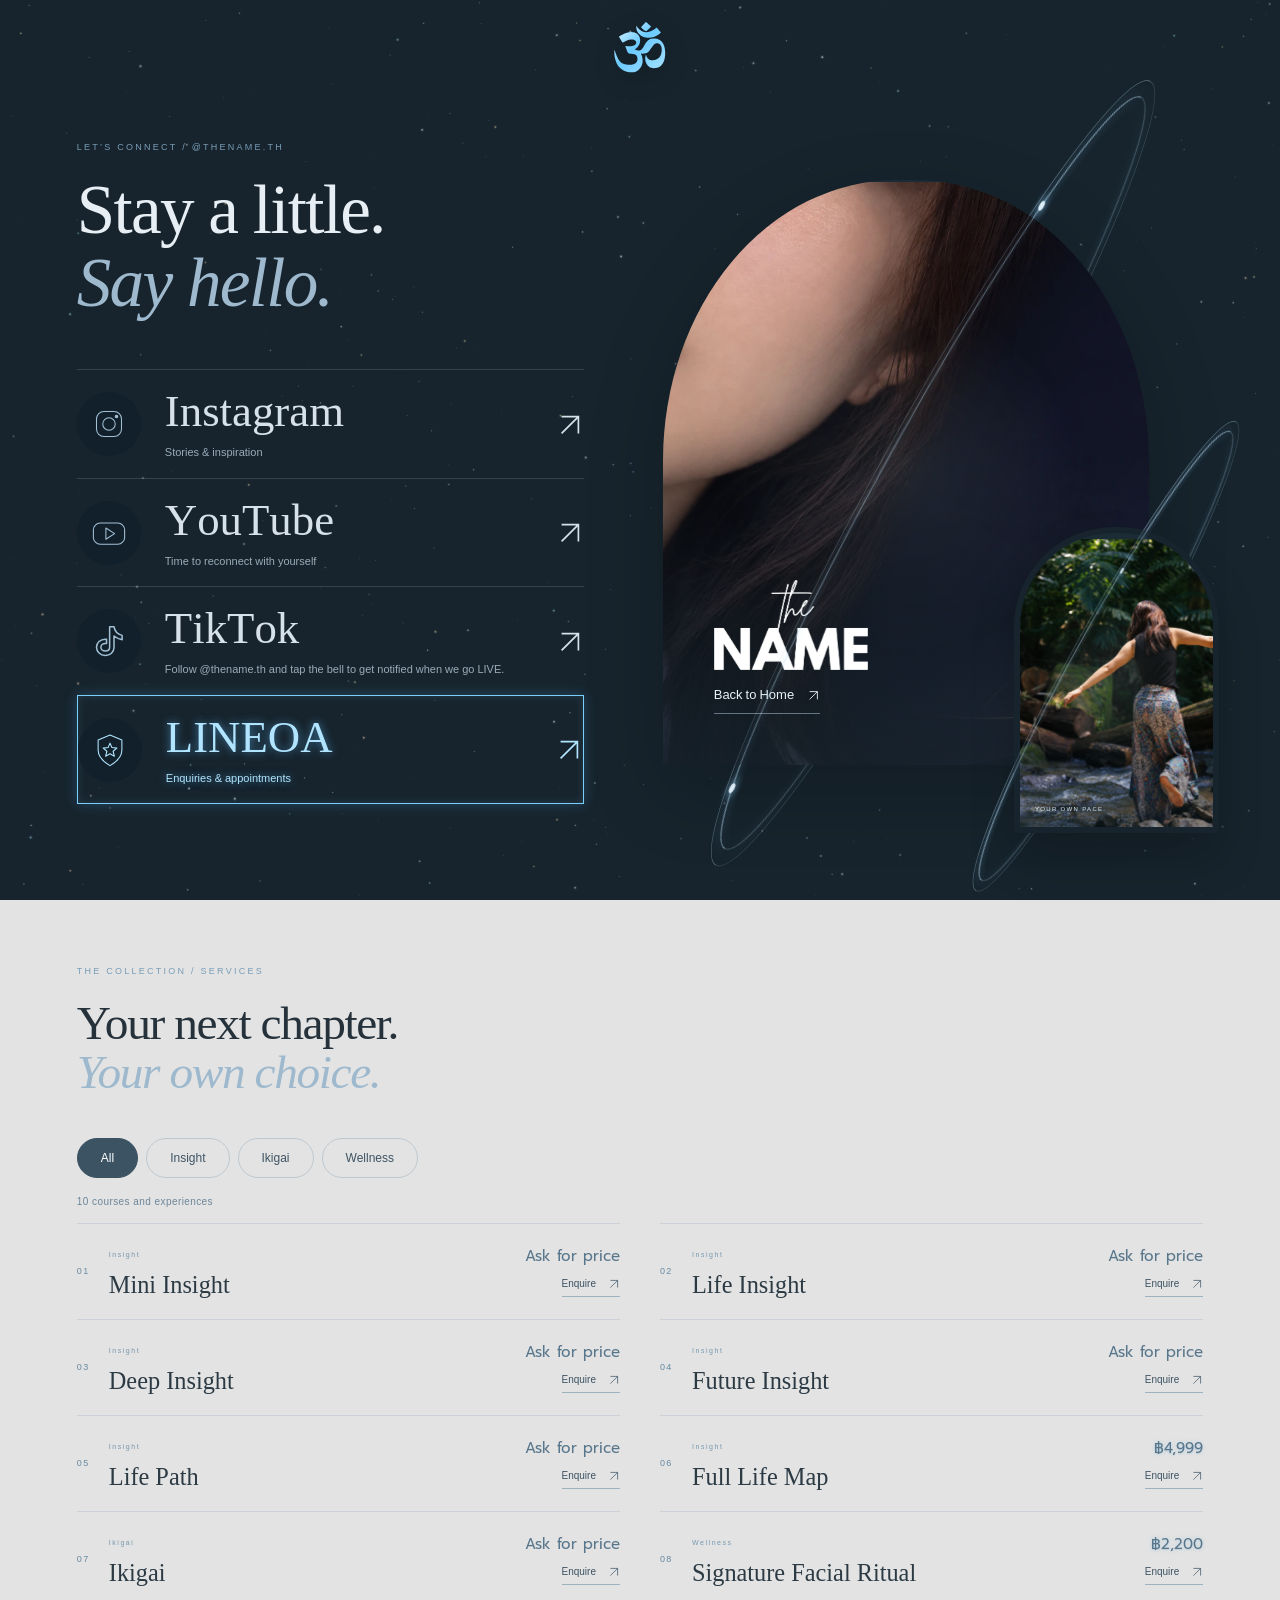
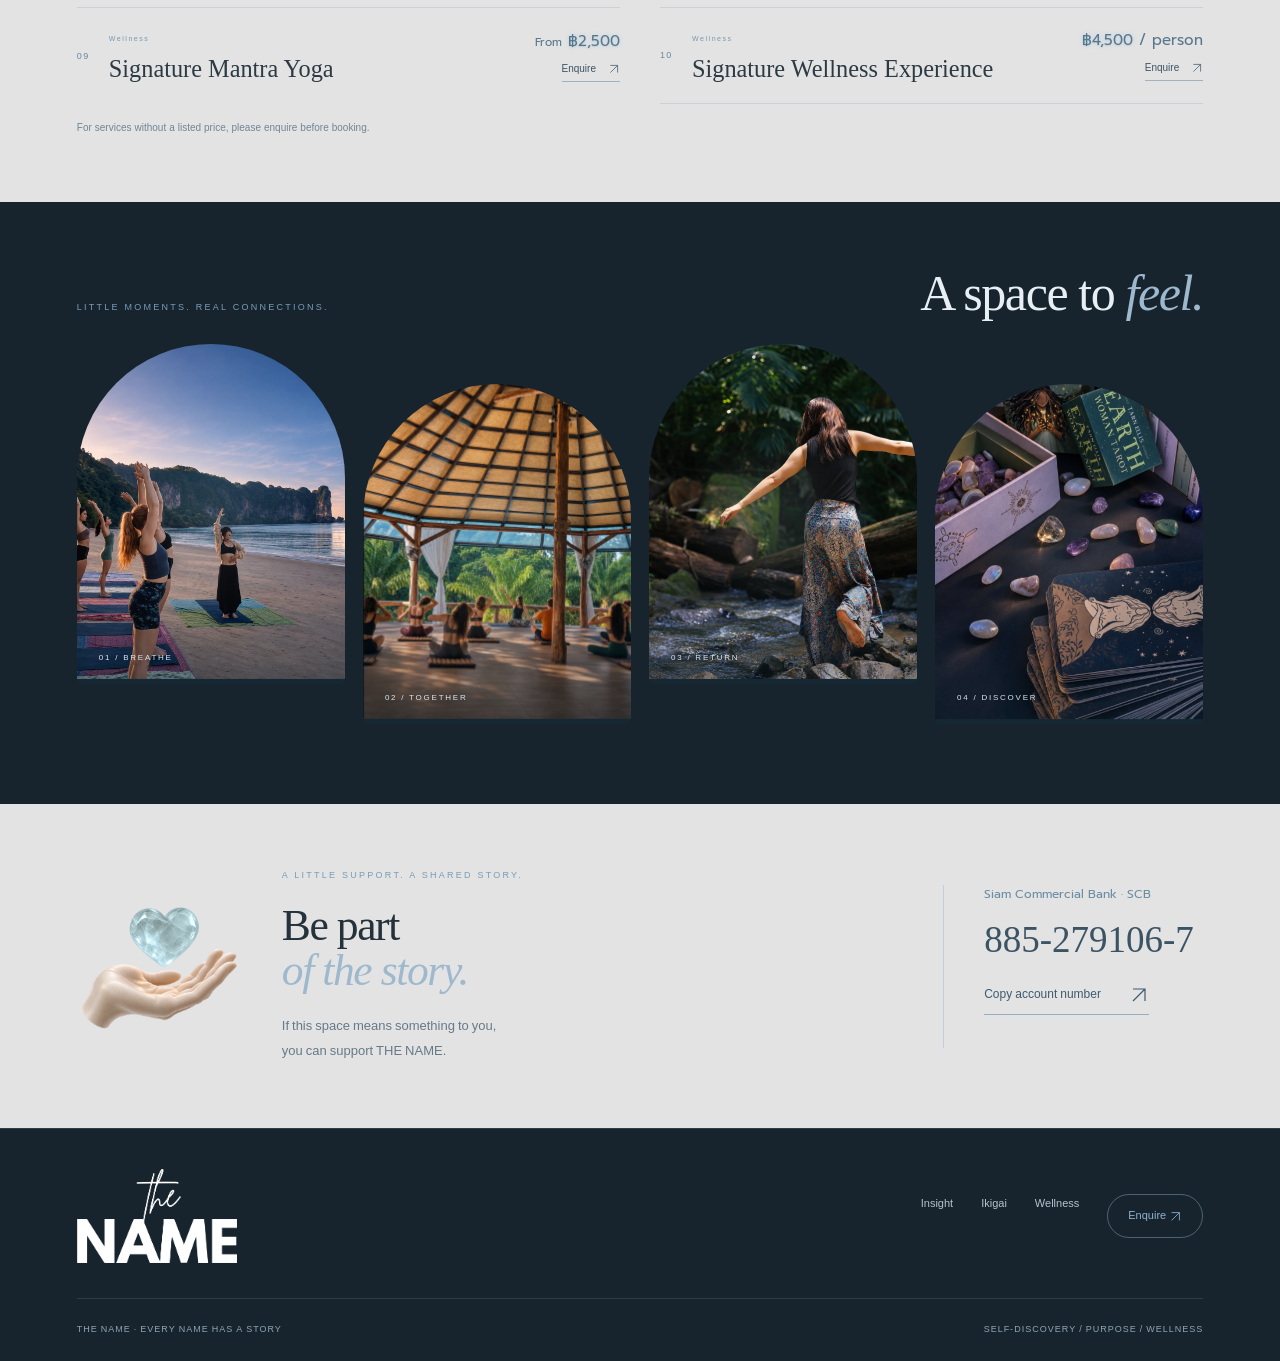
<file: en/contact-shop.html>
<!doctype html>
<html lang="en"><head><meta charset="utf-8"><meta name="viewport" content="width=device-width,initial-scale=1"><base href="../"><title>Contact &amp; Shop — THE NAME</title><meta name="description" content="Courses, prices, contact and support THE NAME — Insight, Ikigai and Wellness"><meta name="theme-color" content="#111820"><link rel="icon" href="assets/brand-favicon.svg"><link rel="stylesheet" href="assets/contact-shop-bundle.css"><script defer src="assets/config.js?v=30"></script><script defer src="assets/contact-shop-1.js"></script></head><body class="contact-shop-page"><a class="skip" href="en/contact-shop.html#main">Skip to content</a><header class="site-header" id="glass-navigation" inert><a class="brand" href="en/index.html" aria-label="THE NAME Home"><img src="assets/brand-nav-neon.svg" alt="THE NAME"></a><div class="glass-menu-panel" id="glass-pages"><nav class="nav-links" id="main-menu" aria-label="Main navigation"><a href="en/ikigai.html">Ikigai</a><a href="en/insight.html">Insight</a><a href="en/wellness.html">Wellness</a><a href="en/contact-shop.html" aria-current="page">Shop</a></nav><div class="header-tools"><nav class="language-switch" aria-label="Language"><a href="contact-shop.html?lang=th" data-language="th" lang="th">TH</a><a href="en/contact-shop.html?lang=en" data-language="en" lang="en" aria-current="true">EN</a></nav><button class="header-action" data-enquire="เลือกบริการ"><svg class="nav-chat-icon" viewBox="0 0 24 24" fill="none" stroke="currentColor" stroke-width="1.4" aria-hidden="true"><path d="M20 11a7 7 0 0 1-7 7H9l-4 3 1-5a7 7 0 0 1 4-12h3a7 7 0 0 1 7 7Z"/></svg>Enquire</button></div></div><button class="glass-page-toggle" aria-label="Close menu" aria-expanded="false" aria-controls="glass-pages" data-cursor="Choose a page"><span class="glass-current">Contact &amp; Shop</span><svg viewbox="0 0 16 16" aria-hidden="true"><path d="m4 6 4 4 4-4"></path></svg></button></header><button class="glass-drop floating-symbol" aria-label="Open THE NAME menu" aria-expanded="false" aria-controls="glass-navigation"><img class="symbol-image" src="assets/om-symbol.svg?v=29" alt=""></button><main id="main"><section id="connect" class="contact-connect section night contact-lead-v20"><div class="wrap"><div class="shop-heading connect-heading"><div><span class="eyebrow">LET’S CONNECT / @thename.th</span><h1>Stay a little.<br><em>Say hello.</em></h1></div></div><div class="contact-channel-list"><a class="contact-channel" data-motion="instagram" href="https://www.instagram.com/thename.th" target="_blank" rel="noopener noreferrer" data-social-motion=""><span class="channel-symbol"><svg viewbox="0 0 64 64" fill="none" stroke="currentColor" stroke-width="1.7" stroke-linecap="round" stroke-linejoin="round" aria-hidden="true"><rect x="12" y="12" width="40" height="40" rx="12"></rect><circle cx="32" cy="32" r="10"></circle><circle class="icon-spark" cx="44" cy="20" r="2" fill="currentColor"></circle></svg></span><span class="channel-copy"><span class="channel-title">Instagram</span><span>Stories &amp; inspiration</span></span><span class="channel-arrow" aria-hidden="true"><svg class="contact-arrow-icon" viewbox="0 0 20 20" fill="none" stroke="currentColor" stroke-width="1.2" aria-hidden="true"><path d="M4 16L16 4M4 4H16V16"></path></svg></span></a><a class="contact-channel" data-motion="youtube" href="https://www.youtube.com/@thename_th" target="_blank" rel="noopener noreferrer" data-social-motion=""><span class="channel-symbol"><svg viewbox="0 0 64 64" fill="none" stroke="currentColor" stroke-width="1.7" stroke-linecap="round" stroke-linejoin="round" aria-hidden="true"><rect x="7" y="16" width="50" height="34" rx="11"></rect><path class="icon-play" d="M27 24L41 33L27 42Z"></path></svg></span><span class="channel-copy"><span class="channel-title">YouTube</span><span>Time to reconnect with yourself</span></span><span class="channel-arrow" aria-hidden="true"><svg class="contact-arrow-icon" viewbox="0 0 20 20" fill="none" stroke="currentColor" stroke-width="1.2" aria-hidden="true"><path d="M4 16L16 4M4 4H16V16"></path></svg></span></a><a class="contact-channel" data-motion="tiktok" href="https://www.tiktok.com/@thename.th" target="_blank" rel="noopener noreferrer" data-social-motion=""><span class="channel-symbol"><svg viewBox="0 0 64 64" fill="none" stroke="currentColor" stroke-width="2.4" stroke-linecap="round" stroke-linejoin="round" aria-hidden="true"><path d="M33 12h7c1 7 5 12 13 14v7c-5-1-9-3-13-6v18c0 8-6 13-14 13s-14-6-14-13 6-13 14-13h2v7h-2c-4 0-7 3-7 6s3 6 7 6 7-2 7-6z" transform="translate(0 -3)"/></svg></span><span class="channel-copy"><span class="channel-title">TikTok</span><span>Follow @thename.th and tap the bell to get notified when we go LIVE.</span></span><span class="channel-arrow" aria-hidden="true"><svg class="contact-arrow-icon" viewBox="0 0 20 20" fill="none" stroke="currentColor" stroke-width="1.2" aria-hidden="true"><path d="M4 16L16 4M4 4H16V16"/></svg></span></a><a class="contact-channel" data-motion="line" href="https://line.me/R/oaMessage/%40236aegvl/" target="_blank" rel="noopener noreferrer" data-social-motion=""><span class="channel-symbol"><svg viewbox="0 0 64 64" fill="none" stroke="currentColor" stroke-width="1.7" stroke-linecap="round" stroke-linejoin="round" aria-hidden="true"><path d="M32 8L51 16V32Q51 46 32 57Q13 46 13 32V16Z"></path><path class="icon-spark" d="M32 21L35 28L43 29L37 34L39 42L32 38L25 42L27 34L21 29L29 28Z"></path></svg></span><span class="channel-copy"><span class="channel-title">LINE OA</span><span>Enquiries &amp; appointments</span></span><span class="channel-arrow" aria-hidden="true"><svg class="contact-arrow-icon" viewbox="0 0 20 20" fill="none" stroke="currentColor" stroke-width="1.2" aria-hidden="true"><path d="M4 16L16 4M4 4H16V16"></path></svg></span></a></div><p class="channel-status" role="status" aria-live="polite"></p></div><div class="contact-visuals"><a class="photo-react contact-main-photo contact-home22" href="en/index.html" aria-label="Back to Home"><img src="assets/hero-spirit.webp" alt="" width="1920" height="1080"><span class="contact-home-overlay22"><img src="assets/brand-logo-original.png" alt=""><span>Back to Home <svg width="13" height="13" viewBox="0 0 20 20" fill="none" stroke="currentColor" stroke-width="1.4" aria-hidden="true"><path d="M4 16 16 4M4 4h12v12"/></svg></span></span></a><figure class="photo-react contact-inset-photo"><img src="assets/contact-stream-v20.webp" alt="A quiet moment in nature" width="1087" height="1478"><figcaption>YOUR OWN PACE.</figcaption></figure></div></section><section class="shop-section section" id="courses"><div class="wrap"><div class="shop-heading"><div><span class="eyebrow">THE COLLECTION / SERVICES</span><h2>Your next chapter.<br><em>Your own choice.</em></h2></div></div><div class="course-filters" role="group" aria-label="Filter courses"><button type="button" data-filter="all" aria-pressed="true">All</button><button type="button" data-filter="Insight" aria-pressed="false">Insight</button><button type="button" data-filter="Ikigai" aria-pressed="false">Ikigai</button><button type="button" data-filter="Wellness" aria-pressed="false">Wellness</button></div><p class="course-count" role="status">10 courses and experiences</p><div class="course-list"><article class="shop-course" data-category="Insight"><span class="course-index">01</span><div><span class="course-category">Insight</span><h3>Mini Insight</h3></div><div class="course-book"><strong>Ask for price</strong><button data-enquire="Mini Insight" class="course-enquire">Enquire <svg class="contact-arrow-icon" viewBox="0 0 20 20" fill="none" stroke="currentColor" stroke-width="1.2" aria-hidden="true"><path d="M4 16L16 4M4 4H16V16"/></svg></button></div></article><article class="shop-course" data-category="Insight"><span class="course-index">02</span><div><span class="course-category">Insight</span><h3>Life Insight</h3></div><div class="course-book"><strong>Ask for price</strong><button data-enquire="Life Insight" class="course-enquire">Enquire <svg class="contact-arrow-icon" viewBox="0 0 20 20" fill="none" stroke="currentColor" stroke-width="1.2" aria-hidden="true"><path d="M4 16L16 4M4 4H16V16"/></svg></button></div></article><article class="shop-course" data-category="Insight"><span class="course-index">03</span><div><span class="course-category">Insight</span><h3>Deep Insight</h3></div><div class="course-book"><strong>Ask for price</strong><button data-enquire="Deep Insight" class="course-enquire">Enquire <svg class="contact-arrow-icon" viewBox="0 0 20 20" fill="none" stroke="currentColor" stroke-width="1.2" aria-hidden="true"><path d="M4 16L16 4M4 4H16V16"/></svg></button></div></article><article class="shop-course" data-category="Insight"><span class="course-index">04</span><div><span class="course-category">Insight</span><h3>Future Insight</h3></div><div class="course-book"><strong>Ask for price</strong><button data-enquire="Future Insight" class="course-enquire">Enquire <svg class="contact-arrow-icon" viewBox="0 0 20 20" fill="none" stroke="currentColor" stroke-width="1.2" aria-hidden="true"><path d="M4 16L16 4M4 4H16V16"/></svg></button></div></article><article class="shop-course" data-category="Insight"><span class="course-index">05</span><div><span class="course-category">Insight</span><h3>Life Path</h3></div><div class="course-book"><strong>Ask for price</strong><button data-enquire="Life Path" class="course-enquire">Enquire <svg class="contact-arrow-icon" viewBox="0 0 20 20" fill="none" stroke="currentColor" stroke-width="1.2" aria-hidden="true"><path d="M4 16L16 4M4 4H16V16"/></svg></button></div></article><article class="shop-course" data-category="Insight"><span class="course-index">06</span><div><span class="course-category">Insight</span><h3>Full Life Map</h3></div><div class="course-book"><strong class="service-price"><span class="price-amount">฿4,999</span></strong><button data-enquire="Full Life Map" class="course-enquire">Enquire <svg class="contact-arrow-icon" viewBox="0 0 20 20" fill="none" stroke="currentColor" stroke-width="1.2" aria-hidden="true"><path d="M4 16L16 4M4 4H16V16"/></svg></button></div></article><article class="shop-course" data-category="Ikigai"><span class="course-index">07</span><div><span class="course-category">Ikigai</span><h3>Ikigai</h3></div><div class="course-book"><strong>Ask for price</strong><button data-enquire="Ikigai" class="course-enquire">Enquire <svg class="contact-arrow-icon" viewBox="0 0 20 20" fill="none" stroke="currentColor" stroke-width="1.2" aria-hidden="true"><path d="M4 16L16 4M4 4H16V16"/></svg></button></div></article><article class="shop-course" data-category="Wellness"><span class="course-index">08</span><div><span class="course-category">Wellness</span><h3>Signature Facial Ritual</h3></div><div class="course-book"><strong class="service-price"><span class="price-amount">฿2,200</span></strong><button data-enquire="Signature Facial Ritual" class="course-enquire">Enquire <svg class="contact-arrow-icon" viewBox="0 0 20 20" fill="none" stroke="currentColor" stroke-width="1.2" aria-hidden="true"><path d="M4 16L16 4M4 4H16V16"/></svg></button></div></article><article class="shop-course" data-category="Wellness"><span class="course-index">09</span><div><span class="course-category">Wellness</span><h3>Signature Mantra Yoga</h3></div><div class="course-book"><strong class="service-price"><span class="price-prefix">From</span> <span class="price-amount">฿2,500</span></strong><button data-enquire="Signature Mantra Yoga" class="course-enquire">Enquire <svg class="contact-arrow-icon" viewBox="0 0 20 20" fill="none" stroke="currentColor" stroke-width="1.2" aria-hidden="true"><path d="M4 16L16 4M4 4H16V16"/></svg></button></div></article><article class="shop-course" data-category="Wellness"><span class="course-index">10</span><div><span class="course-category">Wellness</span><h3>Signature Wellness Experience</h3></div><div class="course-book"><strong class="service-price"><span class="price-amount">฿4,500</span> / person</strong><button data-enquire="Signature Wellness Experience" class="course-enquire">Enquire <svg class="contact-arrow-icon" viewBox="0 0 20 20" fill="none" stroke="currentColor" stroke-width="1.2" aria-hidden="true"><path d="M4 16L16 4M4 4H16V16"/></svg></button></div></article></div><p class="shop-note">For services without a listed price, please enquire before booking.</p></div></section><section class="contact-stories night" aria-labelledby="stories-title"><div class="wrap"><div class="story-caption"><span class="eyebrow">LITTLE MOMENTS. REAL CONNECTIONS.</span><h2 id="stories-title">A space to <em>feel.</em></h2></div><div class="contact-photo-grid"><figure class="photo-react"><img src="assets/contact-beach-breathe-v20.webp" alt="Movement and breath by the sea" loading="lazy"><figcaption>01 / BREATHE</figcaption></figure><figure class="photo-react"><img src="assets/contact-pavilion-v20.webp" alt="A yoga class in a garden pavilion" loading="lazy"><figcaption>02 / TOGETHER</figcaption></figure><figure class="photo-react"><img src="assets/contact-stream-v20.webp" alt="Reconnecting beside a forest stream" loading="lazy"><figcaption>03 / RETURN</figcaption></figure><figure class="photo-react"><img src="assets/contact-still-life-v18.webp" alt="THE NAME tarot cards and crystals" loading="lazy"><figcaption>04 / DISCOVER</figcaption></figure></div></div></section><section class="contact-support section" id="support"><div class="wrap support-layout"><div class="support-mark giving-art25" aria-hidden="true"><img class="giving-palm25" src="assets/giving-quartz-v25.webp" alt="" loading="lazy"><img class="giving-crystal25" src="assets/giving-quartz-v25.webp" alt="" loading="lazy"><i class="giving-glimmer25"></i></div><div><span class="eyebrow">A LITTLE SUPPORT. A SHARED STORY.</span><h2>Be part<br><em>of the story.</em></h2><p>If this space means something to you,<br>you can support THE NAME.</p></div><div class="support-account"><span>Siam Commercial Bank · SCB</span><strong>885-279106-7</strong><button type="button" id="copy-support">Copy account number <span aria-hidden="true"><svg class="contact-arrow-icon" viewbox="0 0 20 20" fill="none" stroke="currentColor" stroke-width="1.2" aria-hidden="true"><path d="M4 16L16 4M4 4H16V16"></path></svg></span></button><p id="support-status" role="status"></p></div></div></section></main><footer class="footer night"><div class="footer-main"><a href="en/index.html" aria-label="THE NAME Home"><img src="assets/brand-logo-original.png" alt="THE NAME" loading="lazy"></a><nav aria-label="Footer navigation"><a href="en/insight.html">Insight</a><a href="en/ikigai.html">Ikigai</a><a href="en/wellness.html">Wellness</a><button class="header-action" data-enquire="เลือกบริการ">Enquire <svg class="arrow-icon" viewbox="0 0 20 20" fill="none" stroke="currentColor" stroke-width="1.3" aria-hidden="true"><path d="M4 16 16 4M4 4h12v12"></path></svg></button></nav></div><div class="footer-bottom"><span>THE NAME · EVERY NAME HAS A STORY</span><span>SELF-DISCOVERY / PURPOSE / WELLNESS</span></div></footer><dialog id="enquiry-dialog" aria-labelledby="enquiry-title"><div class="dialog-top"><h2 id="enquiry-title">Begin your journey.</h2><button class="dialog-close" aria-label="Close dialog" data-close>×</button></div><p class="dialog-description">Choose a service, then open LINE with your enquiry ready to send.<br>This message does not confirm a booking.</p><form id="enquiry-form"><label for="enquiry-service">Service of interest</label><select id="enquiry-service"><option value="">Choose a service</option><option>Insight</option><option>Mini Insight</option><option>Life Insight</option><option>Deep Insight</option><option>Future Insight</option><option>Life Path</option><option>Full Life Map</option><option>Ikigai</option><option>Wellness</option><option>Signature Facial Ritual</option><option>Signature Mantra Yoga</option><option>Signature Wellness Experience</option></select><label for="enquiry-name">Preferred name (optional)</label><input id="enquiry-name" autocomplete="given-name" maxlength="80" placeholder="Your name"><label for="enquiry-note">Your questions (optional)</label><textarea id="enquiry-note" maxlength="1000" placeholder="For example, service details, availability or the location"></textarea><div class="form-actions"><a class="btn" id="open-enquiry-line" href="https://line.me/R/oaMessage/%40236aegvl/">Open LINE with message</a><button class="btn ghost" type="button" id="copy-enquiry">Copy message</button></div><p class="dialog-status" id="enquiry-status" role="status"></p><textarea id="message-fallback" aria-label="Enquiry message to copy" readonly hidden></textarea></form></dialog><dialog id="path-dialog" aria-labelledby="path-title"><div class="dialog-top"><h2 id="path-title">Where to begin?</h2><button class="dialog-close" aria-label="Close dialog" data-close>×</button></div><p class="dialog-description">What would you most like to make space for today?</p><div class="quiz-options"><button data-path="insight">I want to understand myself better <svg class="arrow-icon" viewbox="0 0 20 20" fill="none" stroke="currentColor" stroke-width="1.3" aria-hidden="true"><path d="M4 16 16 4M4 4h12v12"></path></svg></button><button data-path="ikigai">I want to explore direction and meaning <svg class="arrow-icon" viewbox="0 0 20 20" fill="none" stroke="currentColor" stroke-width="1.3" aria-hidden="true"><path d="M4 16 16 4M4 4h12v12"></path></svg></button><button data-path="wellness">I want to rest and care for my body and mind <svg class="arrow-icon" viewbox="0 0 20 20" fill="none" stroke="currentColor" stroke-width="1.3" aria-hidden="true"><path d="M4 16 16 4M4 4h12v12"></path></svg></button></div><div class="quiz-result" hidden aria-live="polite"></div></dialog></body></html>
</file>
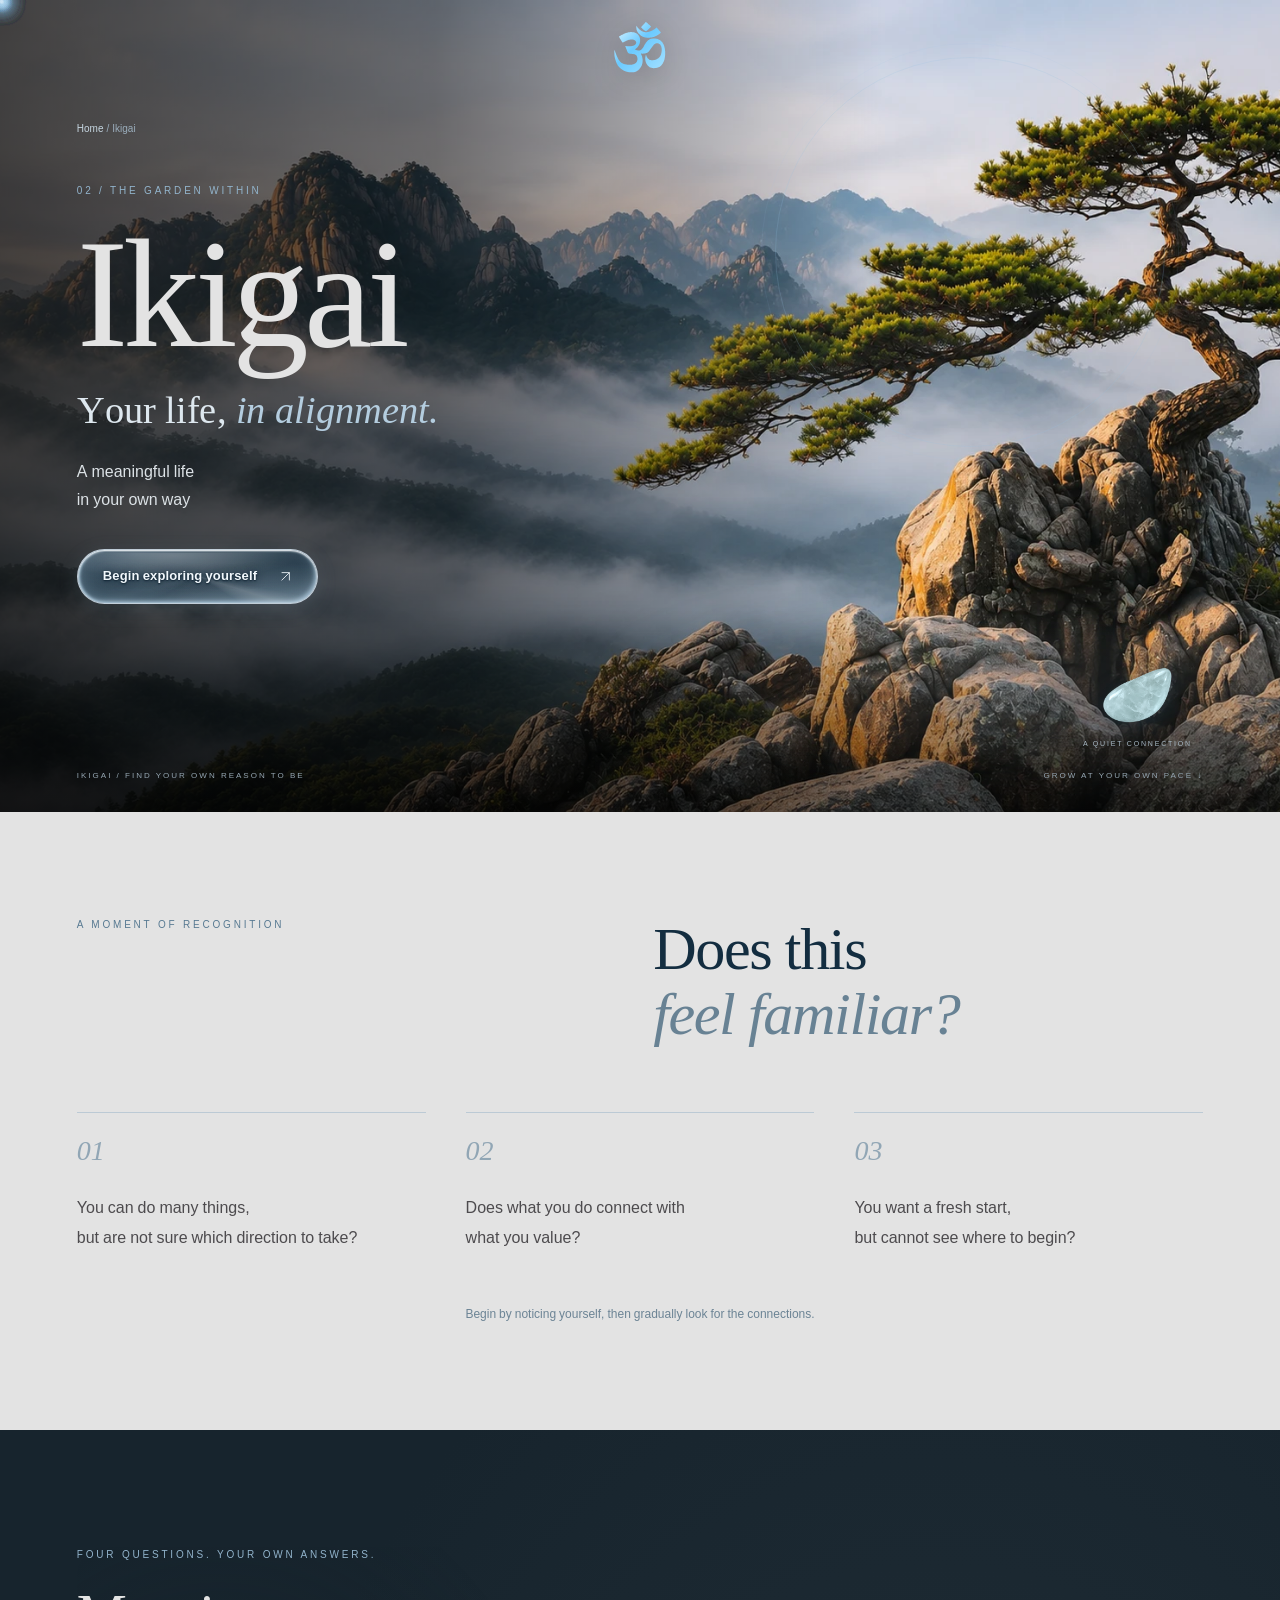
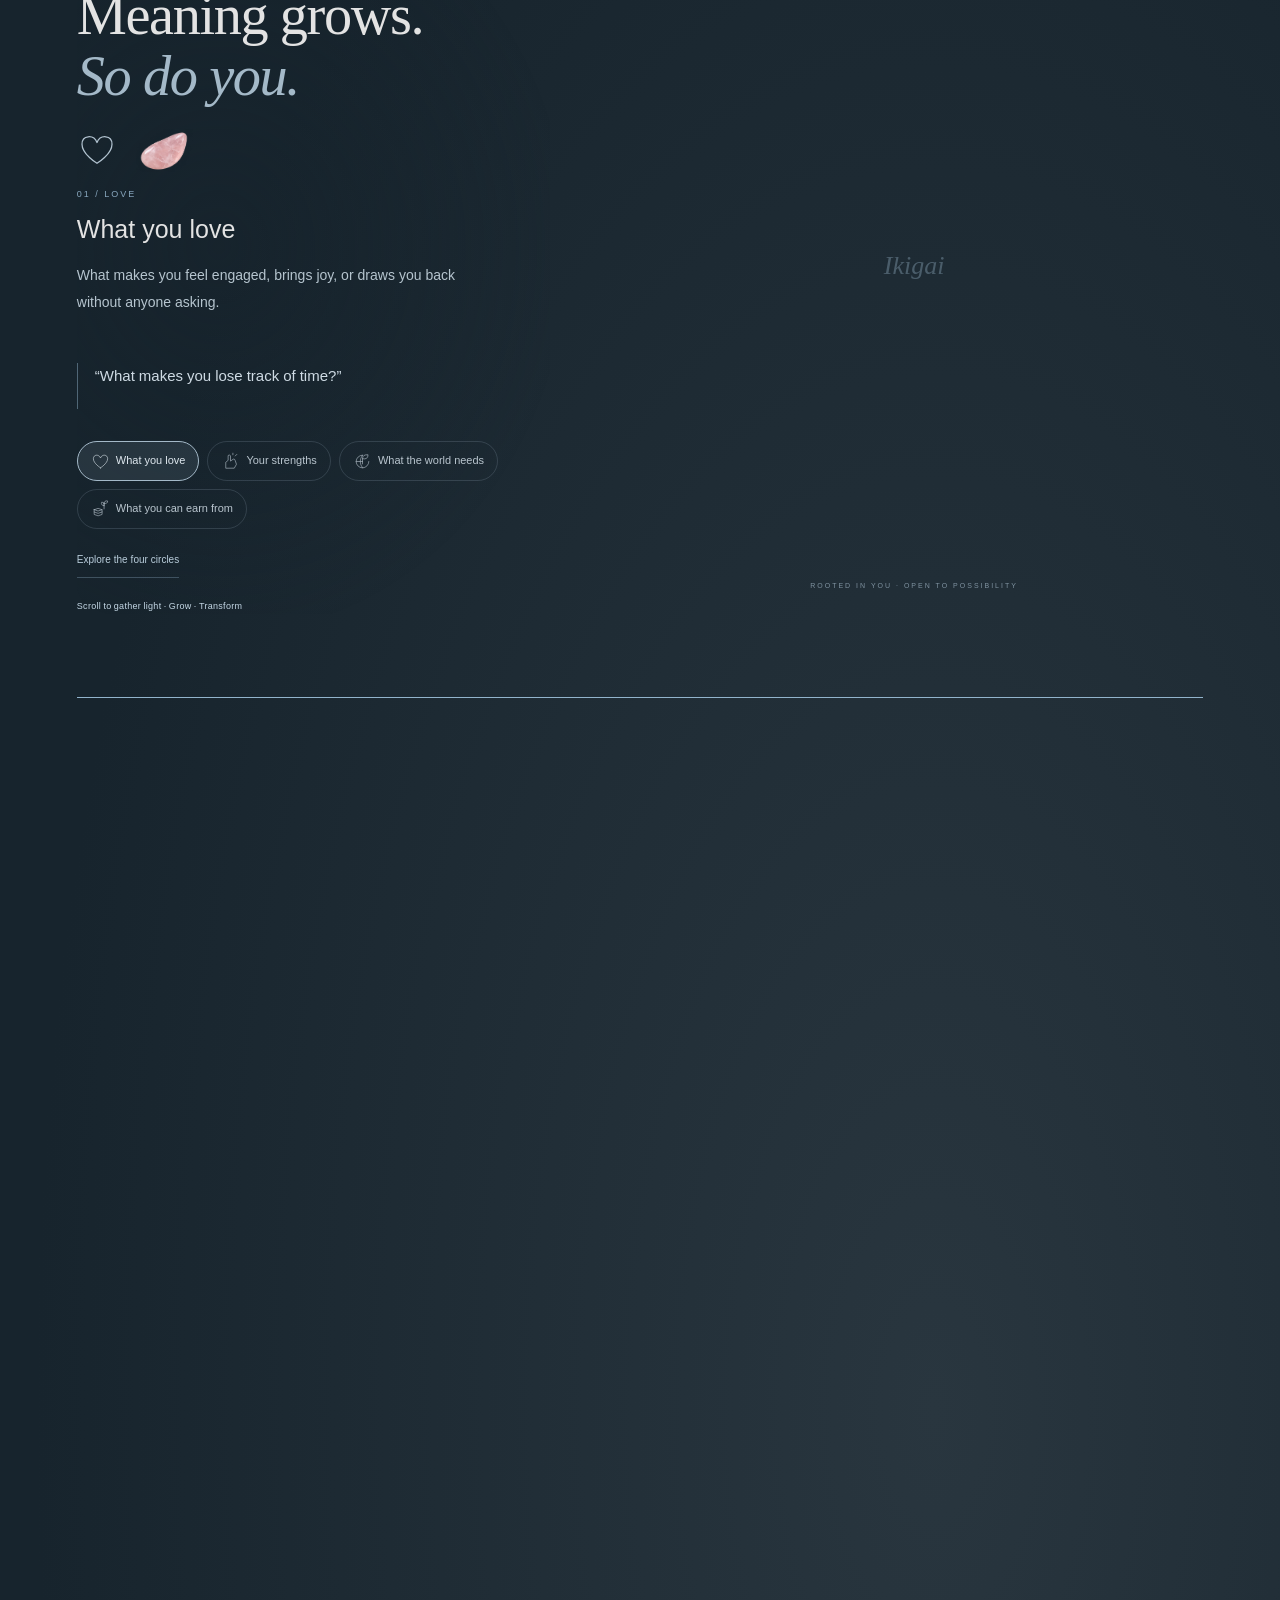
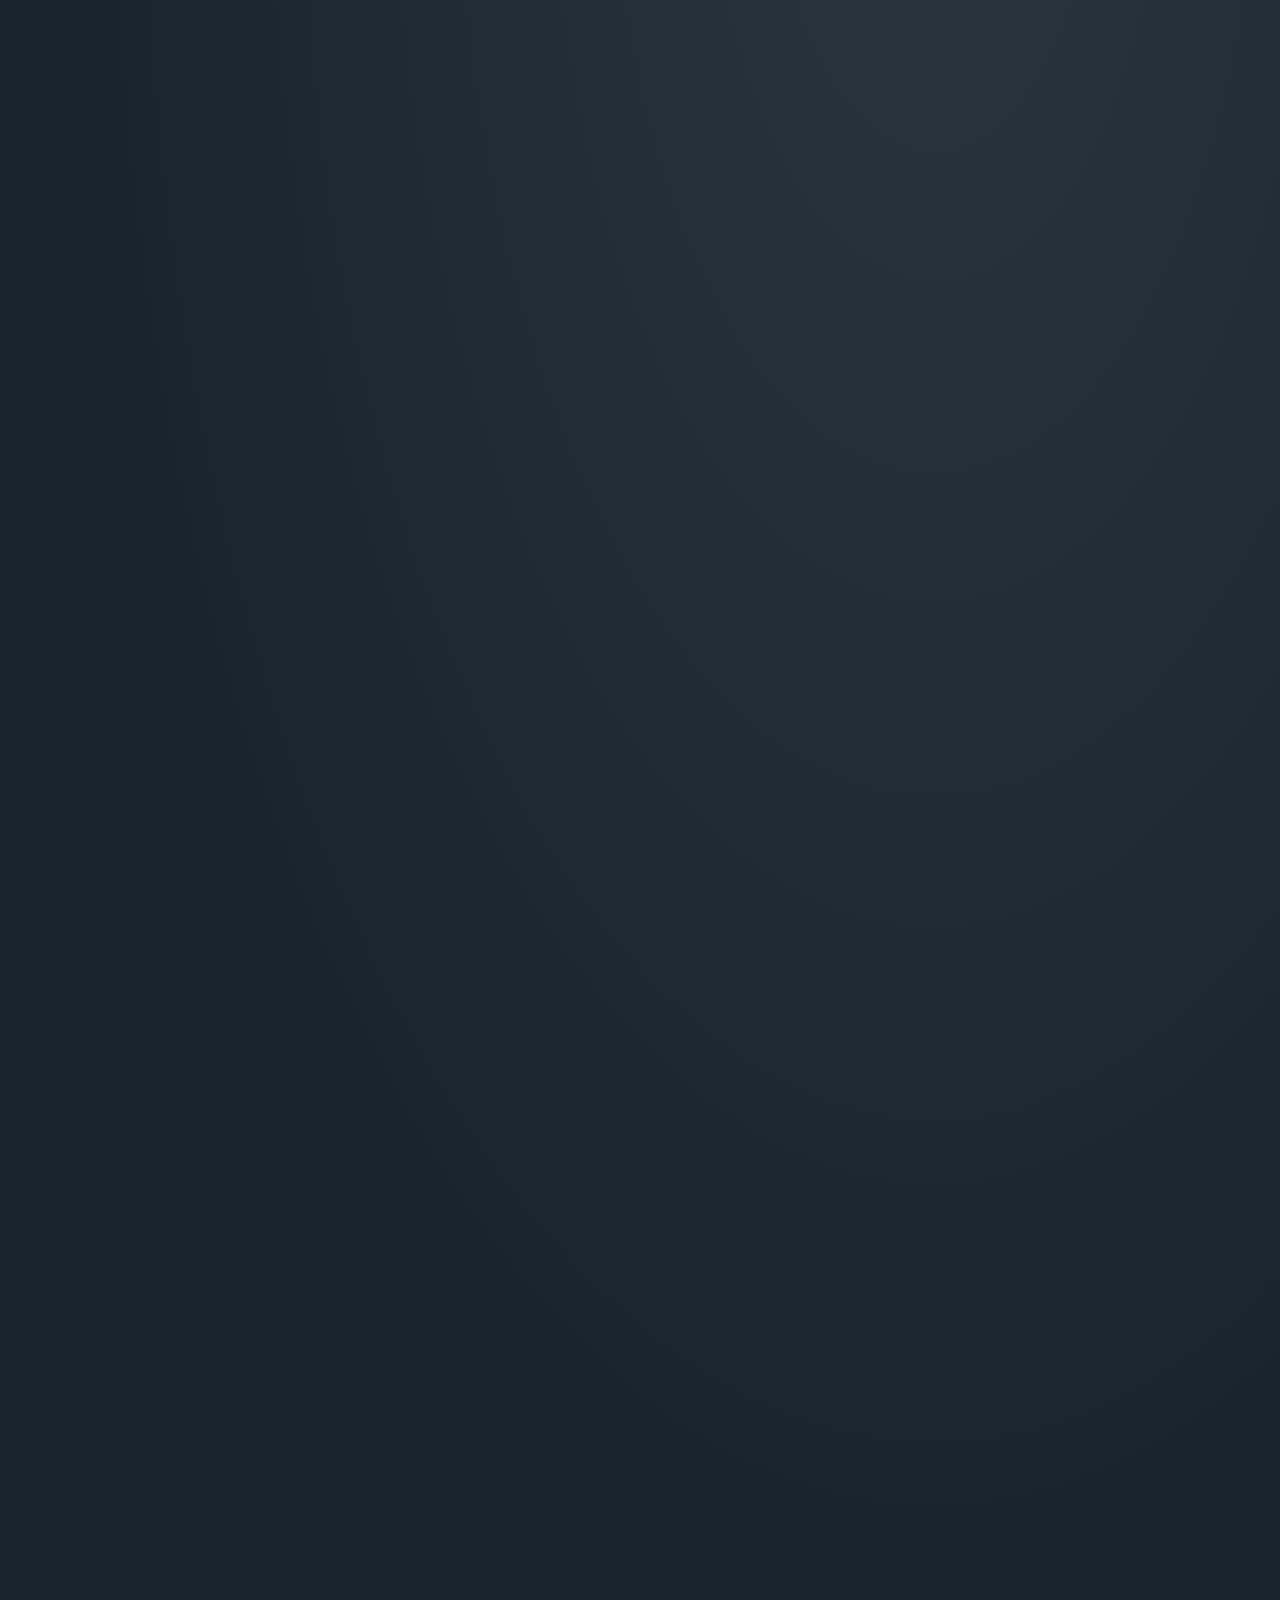
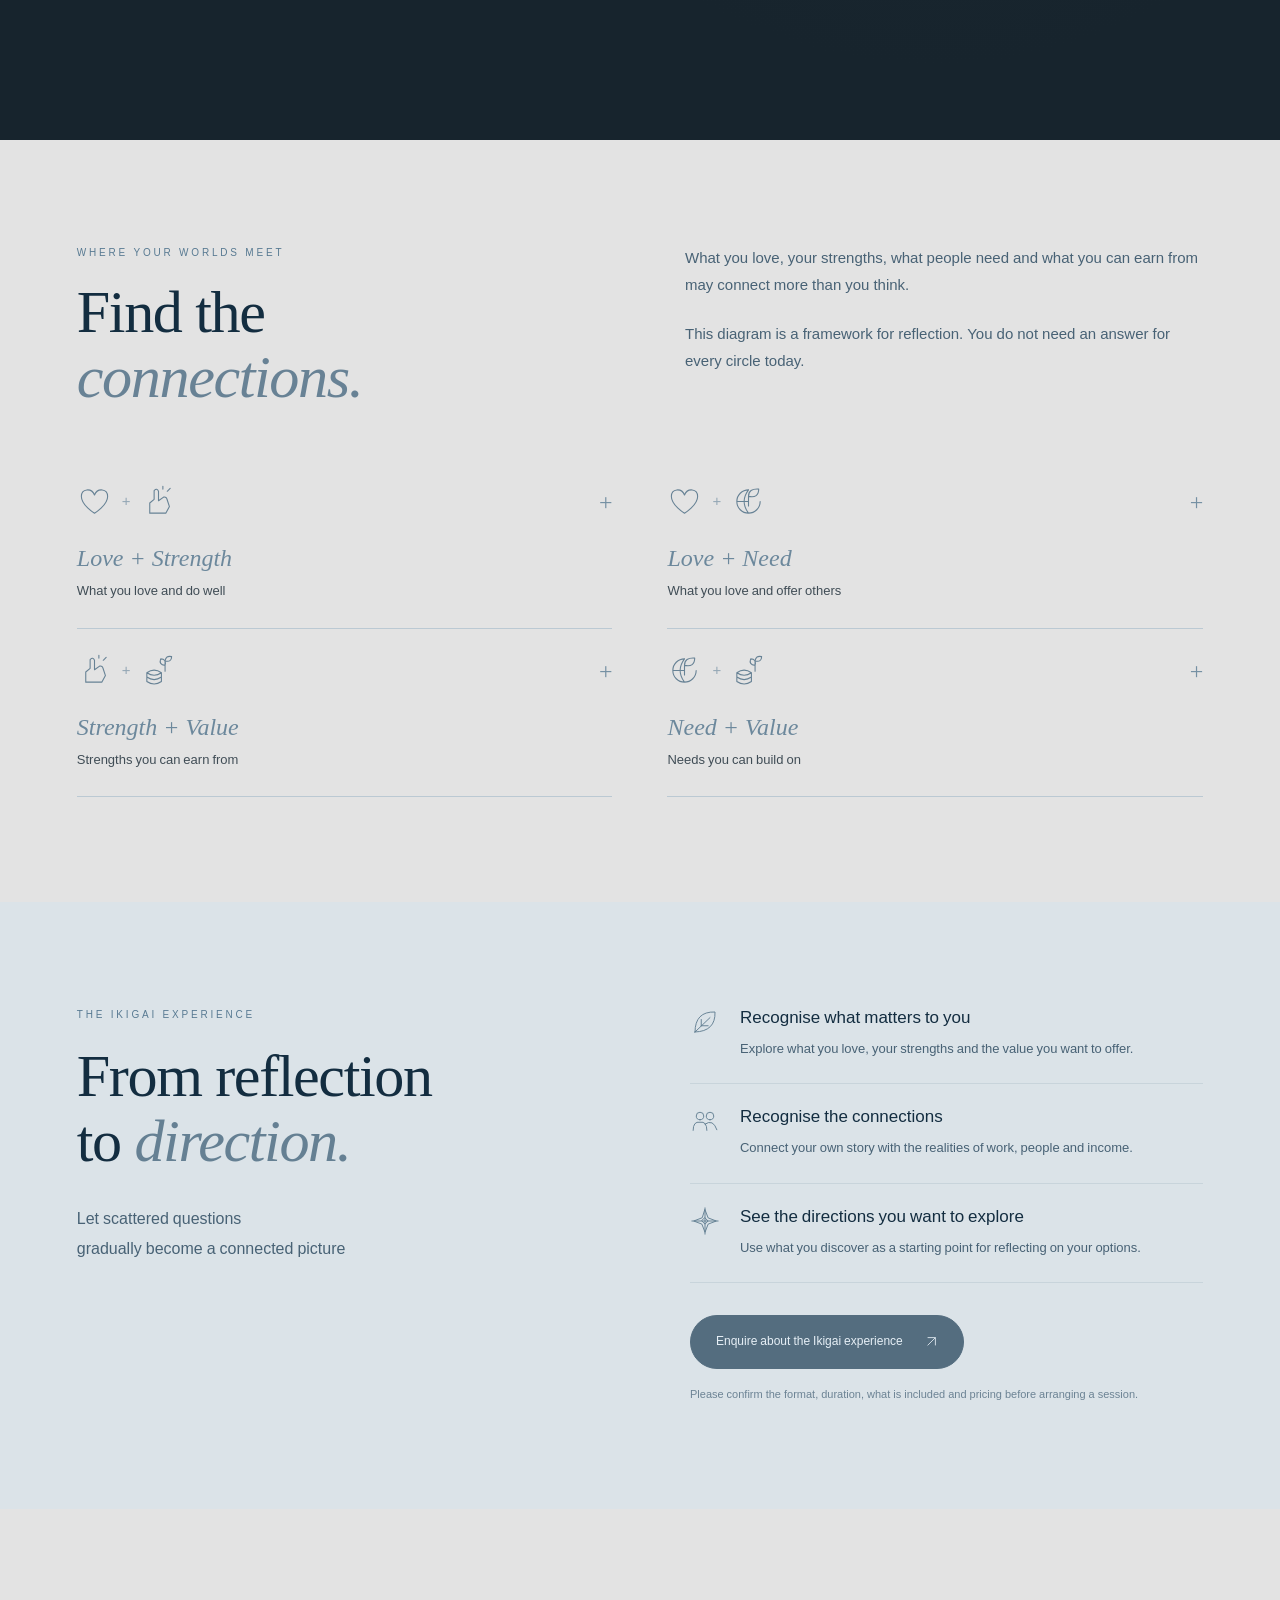
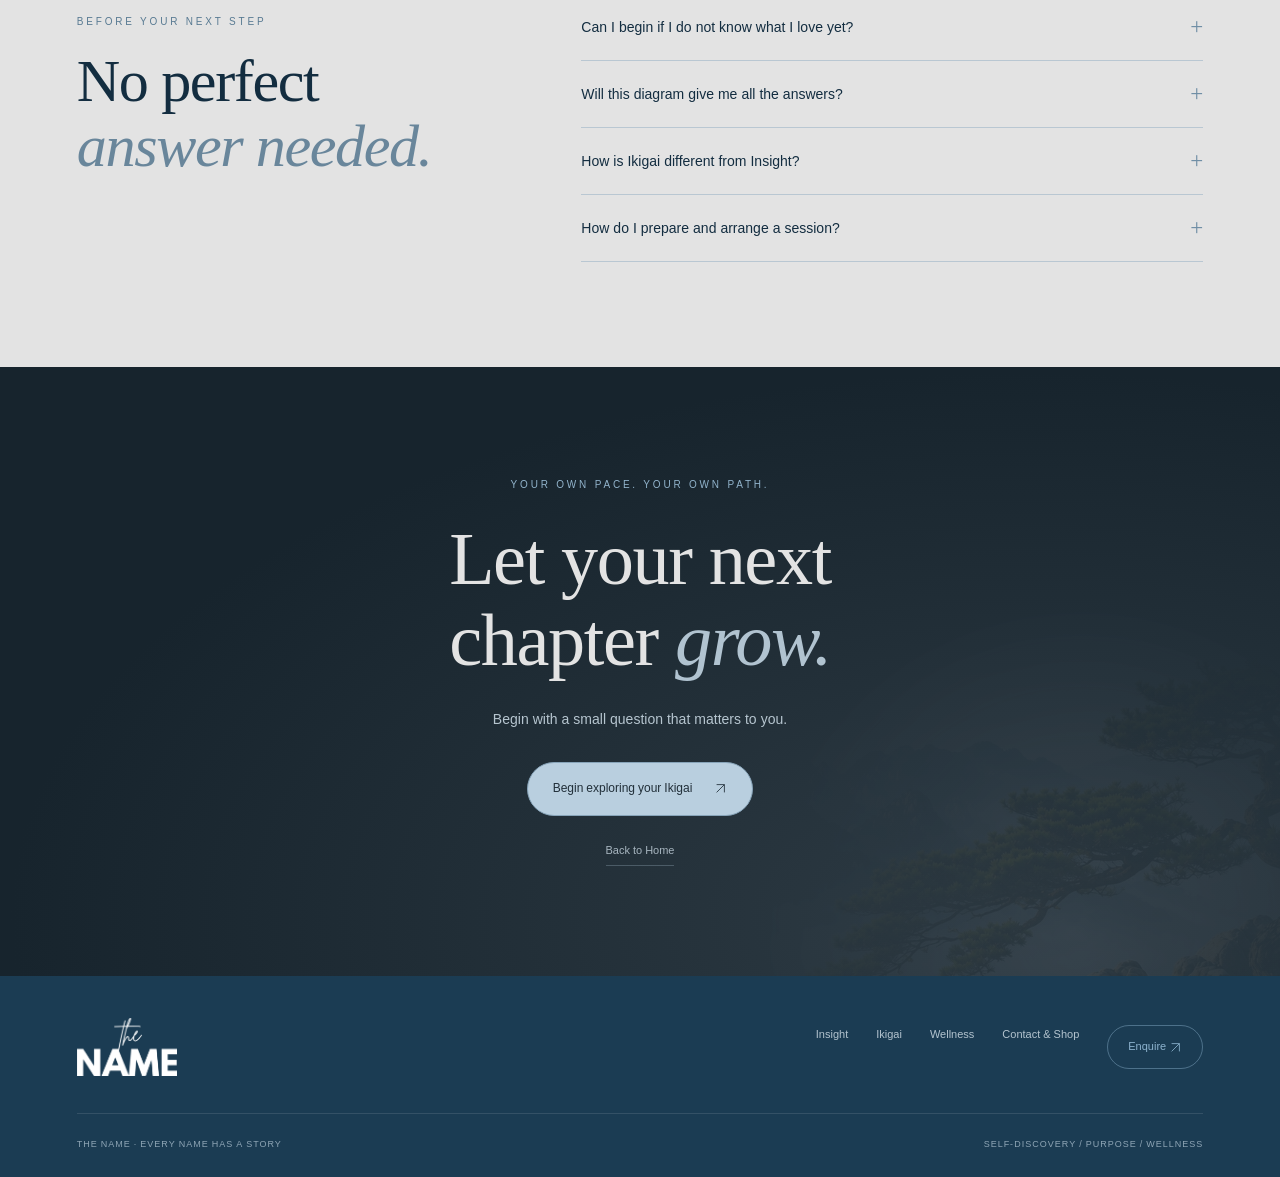
<file: en/ikigai.html>
<!doctype html><html lang="en"><head><base href="../"><meta charset="utf-8"><meta name="viewport" content="width=device-width,initial-scale=1"><meta name="theme-color" content="#11121e"><title>Ikigai — Find Your Purpose | THE NAME</title><meta name="description" content="Find the connections between what you love, your strengths, what the world needs and what you can earn from."><link rel="icon" type="image/svg+xml" href="assets/brand-favicon.svg?v=7"><link rel="alternate icon" href="favicon.ico?v=7"><link rel="apple-touch-icon" href="assets/apple-touch-icon.png"><link rel="preload" href="assets/noto-sans-thai.ttf" as="font" type="font/ttf" crossorigin><link rel="stylesheet" href="assets/ikigai-bundle.css"><script defer src="assets/config.js?v=30"></script><script defer src="assets/ikigai-1.js"></script></head><body class="ikigai-garden-page"><a class="skip" href="en/ikigai.html#main">Skip to content</a><header class="site-header" id="glass-navigation" inert><a class="brand" href="en/index.html" aria-label="THE NAME Home"><img src="assets/brand-nav-neon.svg" alt="THE NAME"></a><div class="glass-menu-panel" id="glass-pages"><nav class="nav-links" id="main-menu" aria-label="Main navigation"><a href="en/ikigai.html" aria-current="page">Ikigai</a><a href="en/insight.html">Insight</a><a href="en/wellness.html">Wellness</a><a href="en/contact-shop.html">Shop</a></nav><div class="header-tools"><nav class="language-switch" aria-label="Language"><a href="ikigai.html?lang=th" data-language="th" lang="th">TH</a><a href="en/ikigai.html?lang=en" data-language="en" lang="en" aria-current="true">EN</a></nav><button class="header-action" data-enquire="Ikigai"><svg class="nav-chat-icon" viewBox="0 0 24 24" fill="none" stroke="currentColor" stroke-width="1.4" aria-hidden="true"><path d="M20 11a7 7 0 0 1-7 7H9l-4 3 1-5a7 7 0 0 1 4-12h3a7 7 0 0 1 7 7Z"/></svg>Enquire</button></div></div><button class="glass-page-toggle" aria-label="Close menu" aria-expanded="false" aria-controls="glass-pages" data-cursor="Choose a page"><span class="glass-current">Ikigai</span><svg viewBox="0 0 16 16" aria-hidden="true"><path d="m4 6 4 4 4-4"/></svg></button></header><button class="glass-drop floating-symbol" aria-label="Open THE NAME menu" aria-expanded="false" aria-controls="glass-navigation"><img class="symbol-image" src="assets/om-symbol.svg?v=29" alt=""></button><noscript><p class="no-script">Enable JavaScript to use audio, animations and enquiry messages.</p></noscript><main id="main"><section class="ik-hero night"><div class="ik-landscape" aria-hidden="true"></div><div class="v4-moon-orbit" aria-hidden="true"><i></i></div><div class="ik-mist mist-one" aria-hidden="true"></div><div class="ik-mist mist-two" aria-hidden="true"></div><div class="wrap ik-hero-wrap"><div class="breadcrumb"><a href="en/index.html">Home</a> / Ikigai</div><div class="ik-hero-copy"><span class="eyebrow">02 / THE GARDEN WITHIN</span><h1 data-split-text>Ikigai</h1><p class="v4-hero-subtitle" data-split-text>Your life, <em>in alignment.</em></p><p class="ik-hero-thai">A meaningful life<br>in your own way</p><a class="btn crystal-hero-btn" href="en/ikigai.html#ik-begin">Begin exploring yourself <svg class="arrow-icon" viewBox="0 0 20 20" fill="none" stroke="currentColor" stroke-width="1.3" aria-hidden="true"><path d="M4 16 16 4M4 4h12v12"/></svg></a></div><div class="ik-hero-bottom"><span>IKIGAI / FIND YOUR OWN REASON TO BE</span><span>GROW AT YOUR OWN PACE ↓</span></div><div class="ik-stone-accent"><img src="assets/rose-quartz.webp" alt="Rose Quartz" width="110" height="90"><span>A QUIET CONNECTION</span></div></div></section><section class="ik-questions section" id="ik-begin"><div class="wrap"><div class="ik-question-heading"><span class="eyebrow">A MOMENT OF RECOGNITION</span><h2>Does this<br><em>feel familiar?</em></h2></div><div class="ik-question-lines"><div class="ik-question-line"><span>01</span><p>You can do many things,<br>but are not sure which direction to take?</p></div><div class="ik-question-line"><span>02</span><p>Does what you do connect with<br>what you value?</p></div><div class="ik-question-line"><span>03</span><p>You want a fresh start,<br>but cannot see where to begin?</p></div></div><p class="ik-small-intro">Begin by noticing yourself, then gradually look for the connections.</p></div></section><section class="ik-growth-scene night" id="ik-explore"><div class="ik-growth-sticky"><div class="wrap ik-growth-layout"><div class="ik-growth-copy"><span class="eyebrow">FOUR QUESTIONS. YOUR OWN ANSWERS.</span><h2>Meaning grows.<br> <em>So do you.</em></h2><div class="v4-topic-emblem" aria-hidden="true"><svg class="v4-symbol" viewBox="0 0 48 48" fill="none" stroke="currentColor" stroke-width="1.5" stroke-linecap="round" stroke-linejoin="round" aria-hidden="true"><path d="M24 40S6 29 6 17C6 6 20 5 24 15C28 5 42 6 42 17C42 29 24 40 24 40Z"/></svg><img src="assets/rose-quartz.webp" alt="" width="80" height="70"></div><div id="ik-topic-content" aria-live="polite"><span class="ik-topic-count">01 / LOVE</span><h3>What you love</h3><p class="ik-topic-description">What draws you in, brings you joy or makes you want to return to it without anyone asking you to.</p><p class="ik-reflection">“What makes you lose track of time?”</p></div><div class="ik-topic-nav" role="group" aria-label="Choose a topic to explore"><button class="ik-topic-button" data-garden="0" aria-pressed="true" aria-controls="ik-topic-content"><svg class="v4-symbol" viewBox="0 0 48 48" fill="none" stroke="currentColor" stroke-width="1.5" stroke-linecap="round" stroke-linejoin="round" aria-hidden="true"><path d="M24 40S6 29 6 17C6 6 20 5 24 15C28 5 42 6 42 17C42 29 24 40 24 40Z"/></svg>What you love</button><button class="ik-topic-button" data-garden="1" aria-pressed="false" aria-controls="ik-topic-content"><svg class="v4-symbol" viewBox="0 0 48 48" fill="none" stroke="currentColor" stroke-width="1.5" stroke-linecap="round" stroke-linejoin="round" aria-hidden="true"><path d="M12 40V26L18 21V9Q22 5 24 10V23L31 18Q35 17 36 22L39 31L34 40ZM30 7V3M36 10L40 6"/></svg>Your strengths</button><button class="ik-topic-button" data-garden="2" aria-pressed="false" aria-controls="ik-topic-content"><svg class="v4-symbol" viewBox="0 0 48 48" fill="none" stroke="currentColor" stroke-width="1.5" stroke-linecap="round" stroke-linejoin="round" aria-hidden="true"><path d="M40 24A16 16 0 1 1 24 8M8 24H24M24 8Q12 24 24 40M24 30V17Q24 6 38 7Q38 20 24 17"/></svg>What the world needs</button><button class="ik-topic-button" data-garden="3" aria-pressed="false" aria-controls="ik-topic-content"><svg class="v4-symbol" viewBox="0 0 48 48" fill="none" stroke="currentColor" stroke-width="1.5" stroke-linecap="round" stroke-linejoin="round" aria-hidden="true"><path d="M8 27V39Q18 46 28 39V27M8 27Q18 20 28 27Q18 34 8 27ZM8 33Q18 40 28 33M33 25V10M33 17Q24 16 27 8Q35 8 33 17M33 11Q34 3 42 5Q42 13 33 11"/></svg>What you can earn from</button></div><p class="ik-growth-instruction" role="status">Scroll and let the tree grow</p></div><div class="ik-tree-stage"><svg class="garden-vector" viewBox="0 0 600 630" aria-hidden="true"></svg><div class="ik-circle-labels" role="group" aria-label="The four circles of Ikigai"><button data-garden="0" class="ik-circle-label label-love" aria-pressed="true" aria-controls="ik-topic-content"><span>What you love</span><small>LOVE</small></button><button data-garden="1" class="ik-circle-label label-strength" aria-pressed="false" aria-controls="ik-topic-content"><span>Your strengths</span><small>STRENGTH</small></button><button data-garden="2" class="ik-circle-label label-need" aria-pressed="false" aria-controls="ik-topic-content"><span>What the world needs</span><small>NEED</small></button><button data-garden="3" class="ik-circle-label label-value" aria-pressed="false" aria-controls="ik-topic-content"><span>What you can earn from</span><small>VALUE</small></button></div><span class="ik-tree-caption">ROOTED IN YOU · OPEN TO POSSIBILITY</span></div></div><div class="ik-scroll-track" aria-hidden="true"><span></span></div></div></section><section class="section ik-alignment"><div class="wrap"><div class="split"><div><span class="eyebrow">WHERE YOUR WORLDS MEET</span><h2>Find the<br><em>connections.</em></h2></div><div><p>What you love, your strengths, what people need and what you can earn from may connect more than you think.</p><p>This diagram is a framework for reflection. You do not need an answer for every circle today.</p></div></div><div class="ik-connections"><details><summary><div class="v4-pair"><svg class="v4-symbol" viewBox="0 0 48 48" fill="none" stroke="currentColor" stroke-width="1.5" stroke-linecap="round" stroke-linejoin="round" aria-hidden="true"><path d="M24 40S6 29 6 17C6 6 20 5 24 15C28 5 42 6 42 17C42 29 24 40 24 40Z"/></svg><b>+</b><svg class="v4-symbol" viewBox="0 0 48 48" fill="none" stroke="currentColor" stroke-width="1.5" stroke-linecap="round" stroke-linejoin="round" aria-hidden="true"><path d="M12 40V26L18 21V9Q22 5 24 10V23L31 18Q35 17 36 22L39 31L34 40ZM30 7V3M36 10L40 6"/></svg></div><span>Love + Strength</span><strong>What you love and do well</strong></summary><p>What lets you enjoy what you do while using your strengths?</p></details><details><summary><div class="v4-pair"><svg class="v4-symbol" viewBox="0 0 48 48" fill="none" stroke="currentColor" stroke-width="1.5" stroke-linecap="round" stroke-linejoin="round" aria-hidden="true"><path d="M24 40S6 29 6 17C6 6 20 5 24 15C28 5 42 6 42 17C42 29 24 40 24 40Z"/></svg><b>+</b><svg class="v4-symbol" viewBox="0 0 48 48" fill="none" stroke="currentColor" stroke-width="1.5" stroke-linecap="round" stroke-linejoin="round" aria-hidden="true"><path d="M40 24A16 16 0 1 1 24 8M8 24H24M24 8Q12 24 24 40M24 30V17Q24 6 38 7Q38 20 24 17"/></svg></div><span>Love + Need</span><strong>What you love and offer others</strong></summary><p>Who could benefit from what you love, or what could it help improve?</p></details><details><summary><div class="v4-pair"><svg class="v4-symbol" viewBox="0 0 48 48" fill="none" stroke="currentColor" stroke-width="1.5" stroke-linecap="round" stroke-linejoin="round" aria-hidden="true"><path d="M12 40V26L18 21V9Q22 5 24 10V23L31 18Q35 17 36 22L39 31L34 40ZM30 7V3M36 10L40 6"/></svg><b>+</b><svg class="v4-symbol" viewBox="0 0 48 48" fill="none" stroke="currentColor" stroke-width="1.5" stroke-linecap="round" stroke-linejoin="round" aria-hidden="true"><path d="M8 27V39Q18 46 28 39V27M8 27Q18 20 28 27Q18 34 8 27ZM8 33Q18 40 28 33M33 25V10M33 17Q24 16 27 8Q35 8 33 17M33 11Q34 3 42 5Q42 13 33 11"/></svg></div><span>Strength + Value</span><strong>Strengths you can earn from</strong></summary><p>Which of your skills or experiences offers value others would pay for?</p></details><details><summary><div class="v4-pair"><svg class="v4-symbol" viewBox="0 0 48 48" fill="none" stroke="currentColor" stroke-width="1.5" stroke-linecap="round" stroke-linejoin="round" aria-hidden="true"><path d="M40 24A16 16 0 1 1 24 8M8 24H24M24 8Q12 24 24 40M24 30V17Q24 6 38 7Q38 20 24 17"/></svg><b>+</b><svg class="v4-symbol" viewBox="0 0 48 48" fill="none" stroke="currentColor" stroke-width="1.5" stroke-linecap="round" stroke-linejoin="round" aria-hidden="true"><path d="M8 27V39Q18 46 28 39V27M8 27Q18 20 28 27Q18 34 8 27ZM8 33Q18 40 28 33M33 25V10M33 17Q24 16 27 8Q35 8 33 17M33 11Q34 3 42 5Q42 13 33 11"/></svg></div><span>Need + Value</span><strong>Needs you can build on</strong></summary><p>How could an issue you care about become an opportunity for work or a service?</p></details></div></div></section><section class="section ik-service"><div class="wrap ik-service-layout"><div><span class="eyebrow">THE IKIGAI EXPERIENCE</span><h2>From reflection<br>to <em>direction.</em></h2><p class="ik-service-lead">Let scattered questions<br>gradually become a connected picture</p></div><div><div class="ik-service-row"><span><svg class="v4-symbol" viewBox="0 0 48 48" fill="none" stroke="currentColor" stroke-width="1.5" stroke-linecap="round" stroke-linejoin="round" aria-hidden="true"><path d="M8 40Q8 7 40 8Q41 39 8 40ZM8 40L32 17M18 30V20M18 30H29"/></svg></span><div><h3>Recognise what matters to you</h3><p>Explore what you love, your strengths and the value you want to offer.</p></div></div><div class="ik-service-row"><span><svg class="v4-symbol" viewBox="0 0 48 48" fill="none" stroke="currentColor" stroke-width="1.5" stroke-linecap="round" stroke-linejoin="round" aria-hidden="true"><path d="M16 22A6 6 0 1 0 16 10A6 6 0 1 0 16 22ZM32 22A6 6 0 1 0 32 10A6 6 0 1 0 32 22ZM5 39Q5 24 16 26Q27 24 27 39M24 29Q37 20 43 38"/></svg></span><div><h3>Recognise the connections</h3><p>Connect your own story with the realities of work, people and income.</p></div></div><div class="ik-service-row"><span><svg class="v4-symbol" viewBox="0 0 48 48" fill="none" stroke="currentColor" stroke-width="1.5" stroke-linecap="round" stroke-linejoin="round" aria-hidden="true"><path d="M24 3V45M3 24H45M24 6L29 19L42 24L29 29L24 42L19 29L6 24L19 19ZM24 19L29 24L24 29L19 24Z"/></svg></span><div><h3>See the directions you want to explore</h3><p>Use what you discover as a starting point for reflecting on your options.</p></div></div><button class="btn" data-enquire="Ikigai">Enquire about the Ikigai experience <svg class="arrow-icon" viewBox="0 0 20 20" fill="none" stroke="currentColor" stroke-width="1.3" aria-hidden="true"><path d="M4 16 16 4M4 4h12v12"/></svg></button><p class="small-note">Please confirm the format, duration, what is included and pricing before arranging a session.</p></div></div></section><section class="section ik-faq"><div class="wrap faq-grid"><div><span class="eyebrow">BEFORE YOUR NEXT STEP</span><h2>No perfect<br><em>answer needed.</em></h2></div><div class="faq-list"><details><summary>Can I begin if I do not know what I love yet?</summary><p>Start by noticing the moments that draw you in, then use the questions in each area to reflect. You do not need all the answers before enquiring.</p></details><details><summary>Will this diagram give me all the answers?</summary><p>The diagram helps you ask questions and see connections. Finding your own direction still calls for exploring your experiences and real-life circumstances.</p></details><details><summary>How is Ikigai different from Insight?</summary><p>Insight explores your identity, relationships and broader life direction. Ikigai focuses on connecting what you love, your strengths, what the world needs and what you can earn from.</p></details><details><summary>How do I prepare and arrange a session?</summary><p>Share what you are looking for, then confirm the format, duration, price, location and what is included with THE NAME before arranging a session.</p></details></div></div></section><section class="ik-closing night"><div class="ik-closing-branch" aria-hidden="true"></div><div class="wrap"><span class="eyebrow">YOUR OWN PACE. YOUR OWN PATH.</span><h2>Let your next<br>chapter <em>grow.</em></h2><p>Begin with a small question that matters to you.</p><button class="btn" data-enquire="Ikigai">Begin exploring your Ikigai <svg class="arrow-icon" viewBox="0 0 20 20" fill="none" stroke="currentColor" stroke-width="1.3" aria-hidden="true"><path d="M4 16 16 4M4 4h12v12"/></svg></button><a class="ik-back-home" href="en/index.html">Back to Home</a></div></section></main><footer class="footer night"><div class="footer-main"><a href="en/index.html" aria-label="THE NAME Home"><img src="assets/brand-logo-original.png" alt="THE NAME" loading="lazy"></a><nav aria-label="Footer navigation"><a href="en/insight.html">Insight</a><a href="en/ikigai.html">Ikigai</a><a href="en/wellness.html">Wellness</a><a href="en/contact-shop.html">Contact &amp; Shop</a><button class="header-action" data-enquire="เลือกบริการ">Enquire <svg class="arrow-icon" viewBox="0 0 20 20" fill="none" stroke="currentColor" stroke-width="1.3" aria-hidden="true"><path d="M4 16 16 4M4 4h12v12"/></svg></button></nav></div><div class="footer-bottom"><span>THE NAME · EVERY NAME HAS A STORY</span><span>SELF-DISCOVERY / PURPOSE / WELLNESS</span></div></footer><dialog id="enquiry-dialog" aria-labelledby="enquiry-title"><div class="dialog-top"><h2 id="enquiry-title">Begin your journey.</h2><button class="dialog-close" aria-label="Close dialog" data-close>×</button></div><p class="dialog-description">Choose a service, then open LINE with your enquiry ready to send.<br>This message does not confirm a booking.</p><form id="enquiry-form"><label for="enquiry-service">Service of interest</label><select id="enquiry-service"><option value="">Choose a service</option><option>Insight</option><option>Full Life Map</option><option>Ikigai</option><option>Wellness</option><option>Signature Facial Ritual</option><option>Signature Mantra Yoga</option><option>Signature Wellness Experience</option></select><label for="enquiry-name">Preferred name (optional)</label><input id="enquiry-name" autocomplete="given-name" maxlength="80" placeholder="Your name"><label for="enquiry-note">Your questions (optional)</label><textarea id="enquiry-note" maxlength="1000" placeholder="For example, service details, availability or the location"></textarea><div class="form-actions"><a class="btn" id="open-enquiry-line" href="https://line.me/R/oaMessage/%40236aegvl/">Open LINE with message</a><button class="btn ghost" type="button" id="copy-enquiry">Copy message</button></div><p class="dialog-status" id="enquiry-status" role="status"></p><textarea id="message-fallback" aria-label="Enquiry message to copy" readonly hidden></textarea></form></dialog><dialog id="path-dialog" aria-labelledby="path-title"><div class="dialog-top"><h2 id="path-title">Where to begin?</h2><button class="dialog-close" aria-label="Close dialog" data-close>×</button></div><p class="dialog-description">What would you most like to make space for today?</p><div class="quiz-options"><button data-path="insight">I want to understand myself better <svg class="arrow-icon" viewBox="0 0 20 20" fill="none" stroke="currentColor" stroke-width="1.3" aria-hidden="true"><path d="M4 16 16 4M4 4h12v12"/></svg></button><button data-path="ikigai">I want to explore direction and meaning <svg class="arrow-icon" viewBox="0 0 20 20" fill="none" stroke="currentColor" stroke-width="1.3" aria-hidden="true"><path d="M4 16 16 4M4 4h12v12"/></svg></button><button data-path="wellness">I want to rest and care for my body and mind <svg class="arrow-icon" viewBox="0 0 20 20" fill="none" stroke="currentColor" stroke-width="1.3" aria-hidden="true"><path d="M4 16 16 4M4 4h12v12"/></svg></button></div><div class="quiz-result" hidden aria-live="polite"></div></dialog></body></html>
</file>
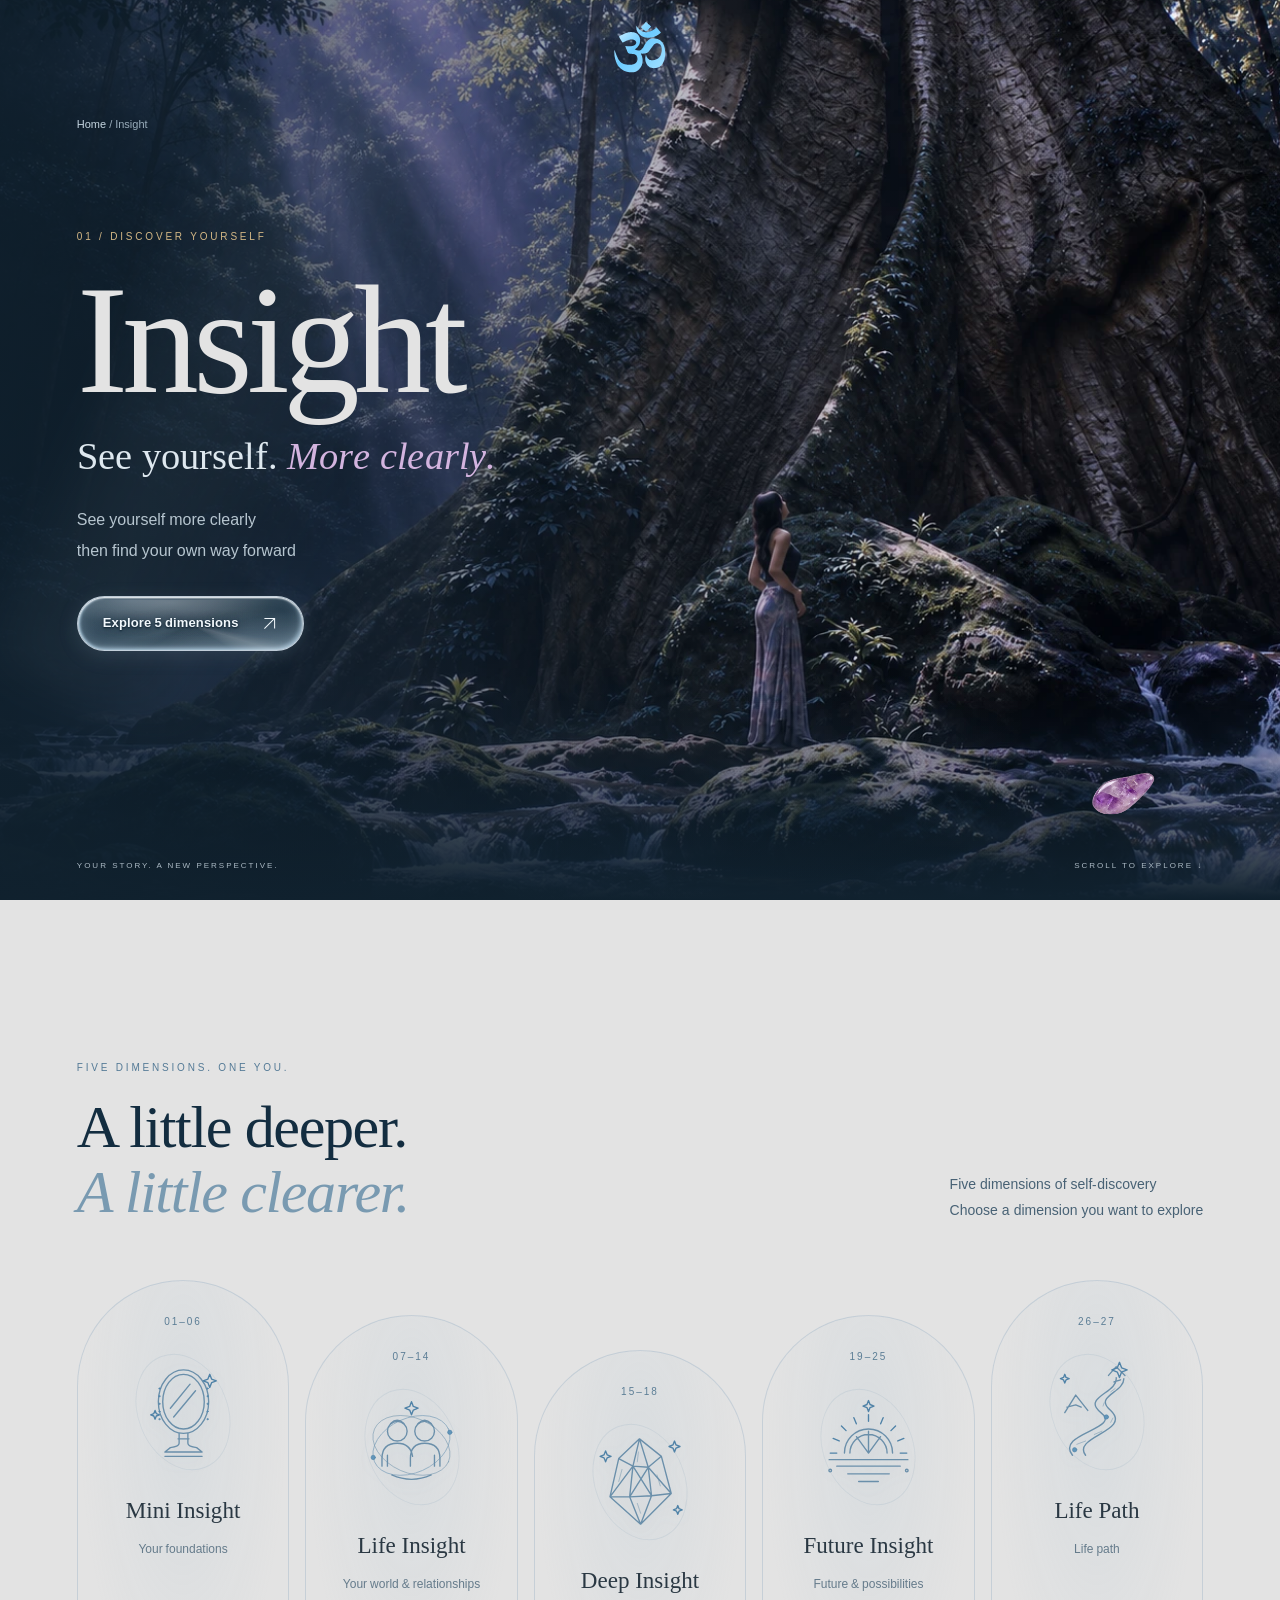
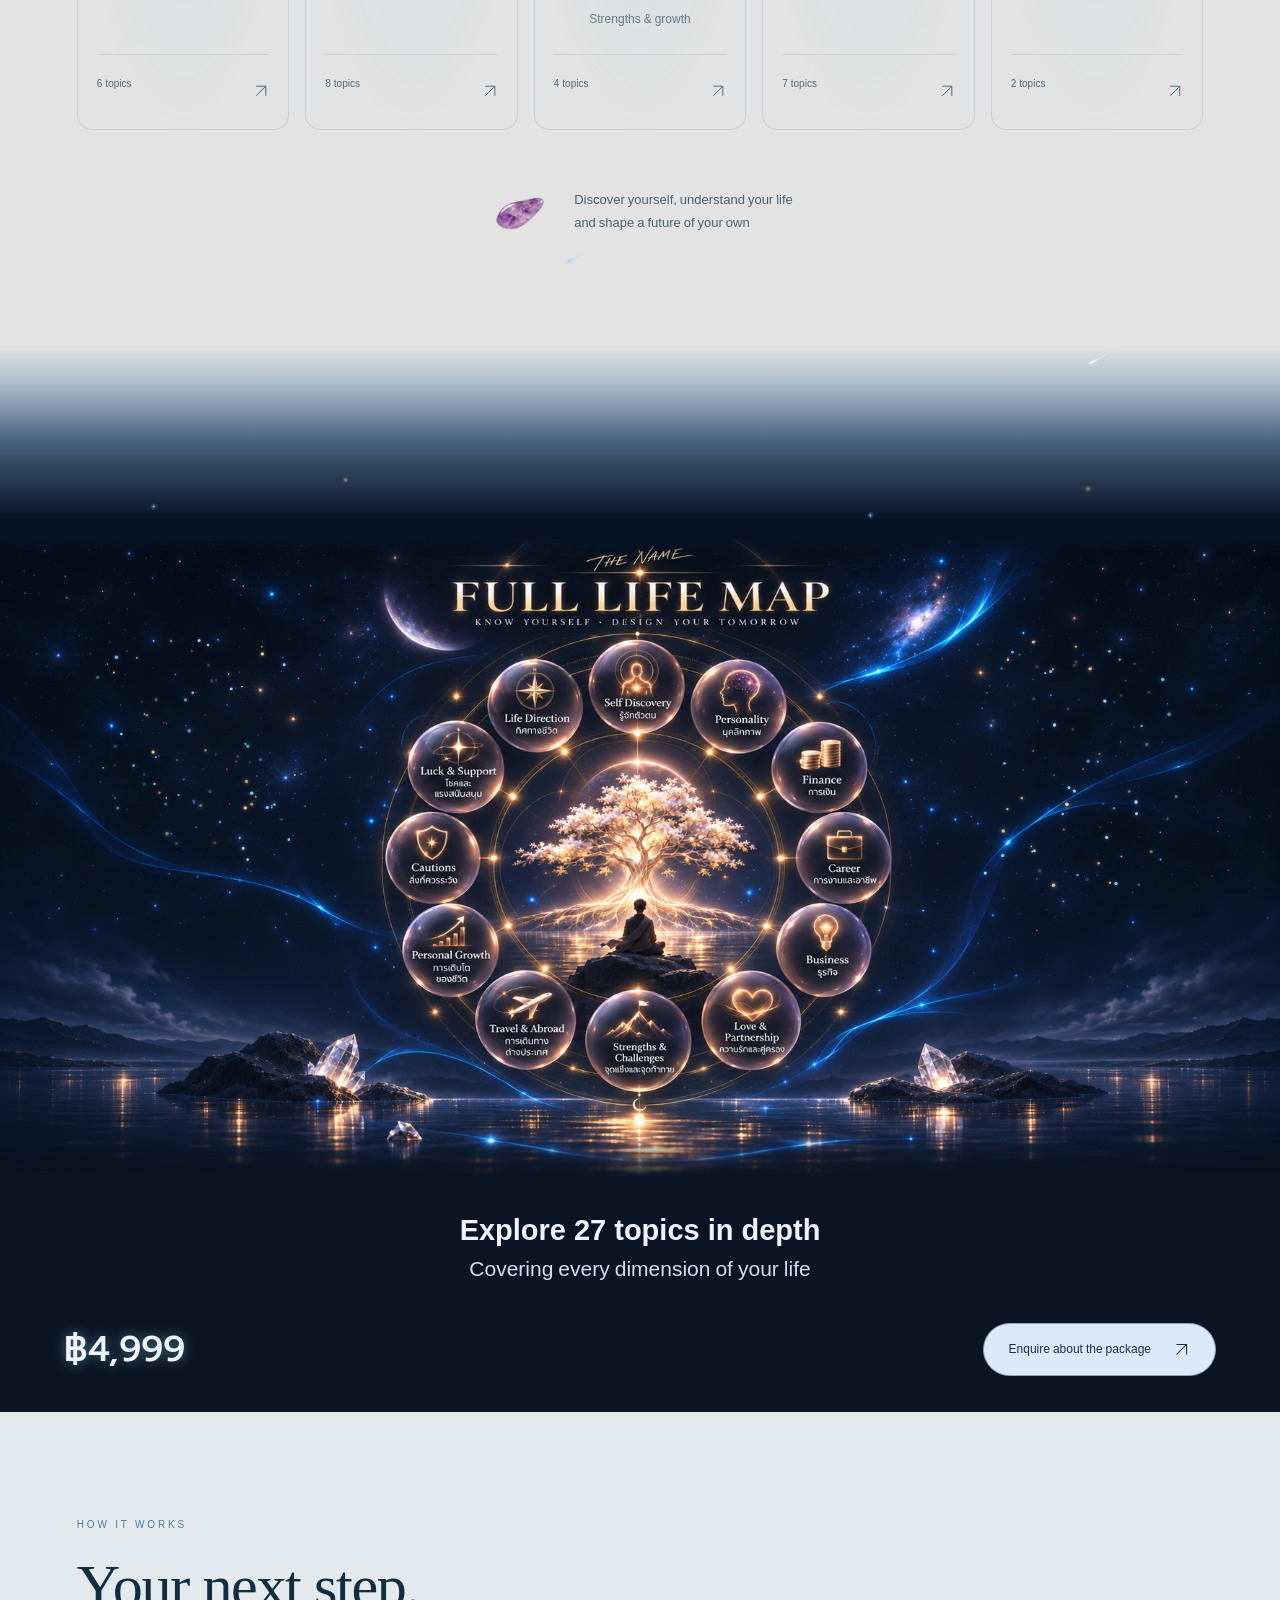
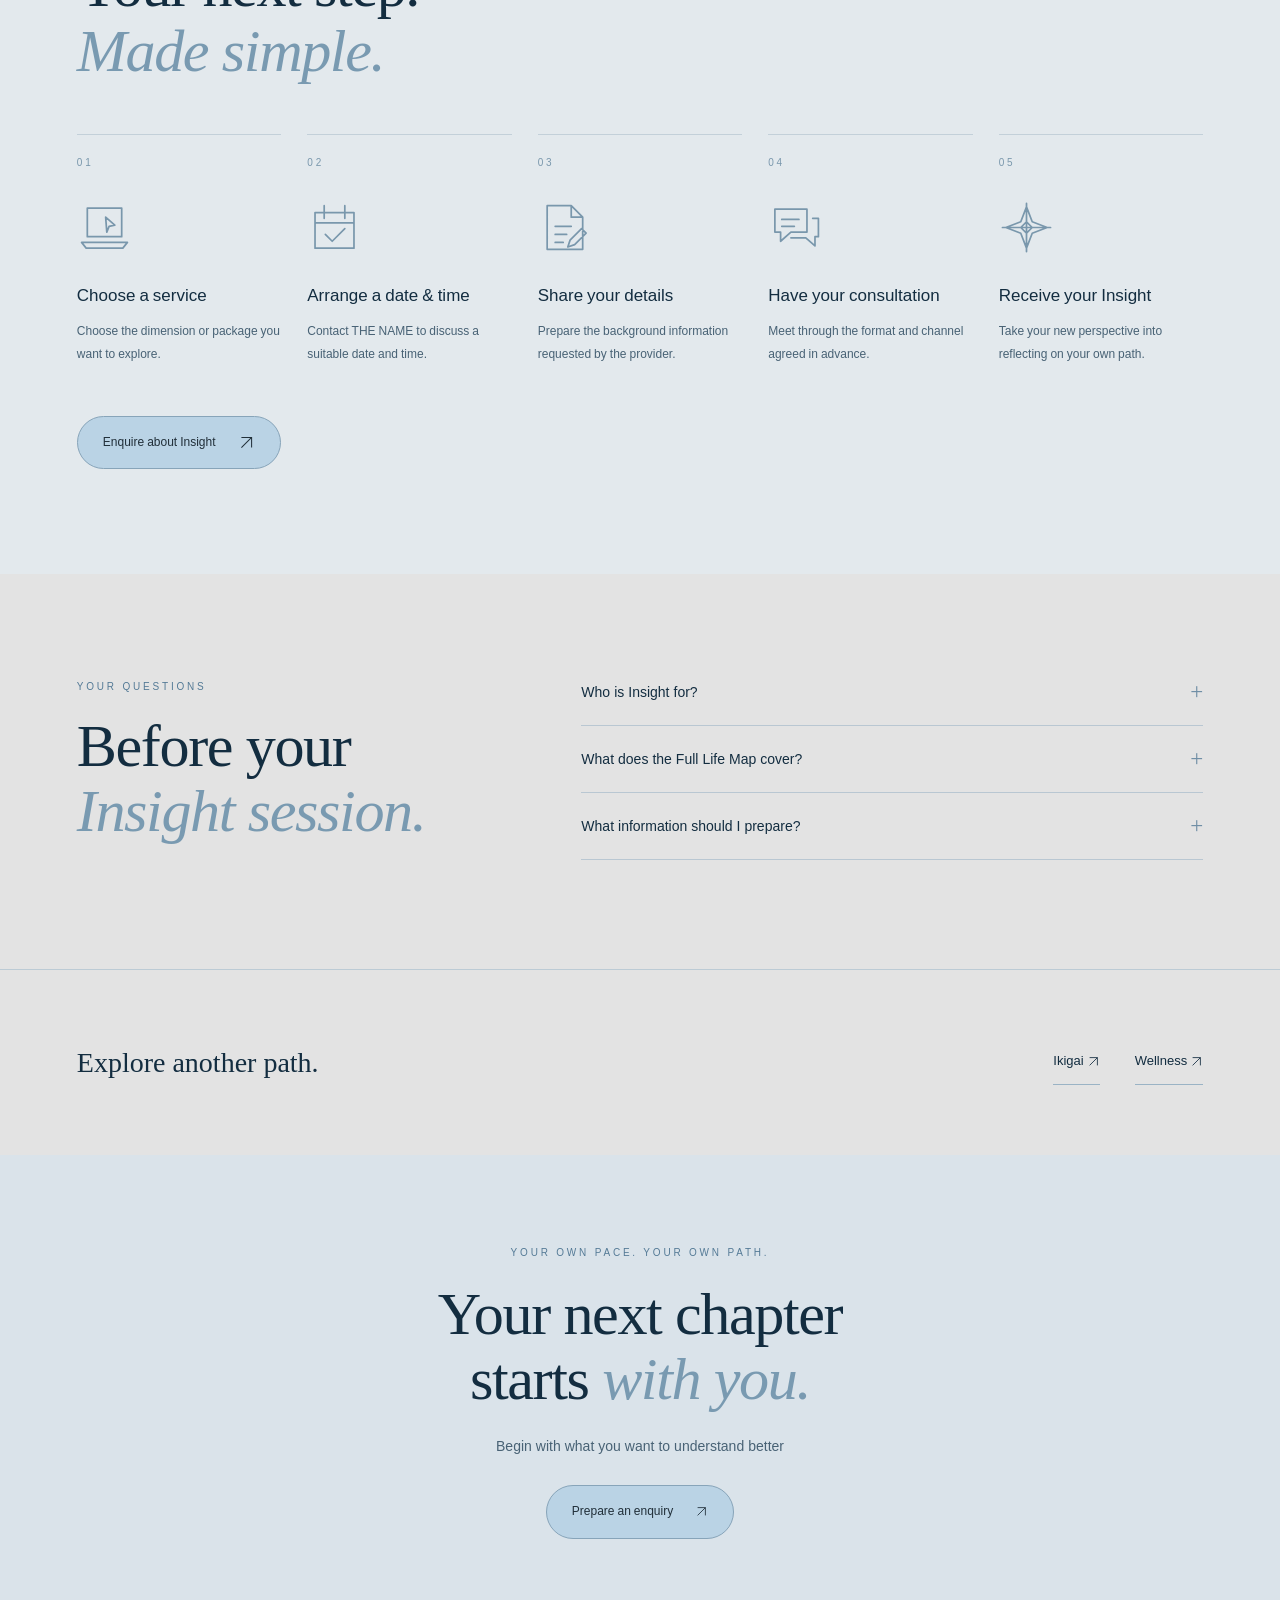
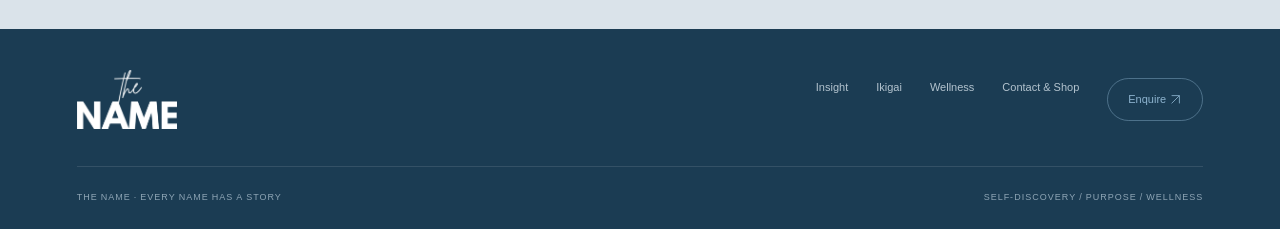
<file: en/insight.html>
<!doctype html><html lang="en"><head><base href="../"><meta charset="utf-8"><meta name="viewport" content="width=device-width,initial-scale=1"><meta name="theme-color" content="#11121e"><title>Insight & Full Life Map — THE NAME</title><meta name="description" content="Explore your identity, relationships and potential through Insight and the Full Life Map: 5 dimensions, 27 topics."><link rel="icon" type="image/svg+xml" href="assets/brand-favicon.svg?v=7"><link rel="alternate icon" href="favicon.ico?v=7"><link rel="apple-touch-icon" href="assets/apple-touch-icon.png"><link rel="preload" href="assets/noto-sans-thai.ttf" as="font" type="font/ttf" crossorigin><link rel="stylesheet" href="assets/insight-bundle.css"><script defer src="assets/config.js?v=30"></script><script defer src="assets/insight-1.js"></script></head><body class="insight-v4"><a class="skip" href="en/insight.html#main">Skip to content</a><header class="site-header" id="glass-navigation" inert><a class="brand" href="en/index.html" aria-label="THE NAME Home"><img src="assets/brand-nav-neon.svg" alt="THE NAME"></a><div class="glass-menu-panel" id="glass-pages"><nav class="nav-links" id="main-menu" aria-label="Main navigation"><a href="en/ikigai.html">Ikigai</a><a href="en/insight.html" aria-current="page">Insight</a><a href="en/wellness.html">Wellness</a><a href="en/contact-shop.html">Shop</a></nav><div class="header-tools"><nav class="language-switch" aria-label="Language"><a href="insight.html?lang=th" data-language="th" lang="th">TH</a><a href="en/insight.html?lang=en" data-language="en" lang="en" aria-current="true">EN</a></nav><button class="header-action" data-enquire="Insight"><svg class="nav-chat-icon" viewBox="0 0 24 24" fill="none" stroke="currentColor" stroke-width="1.4" aria-hidden="true"><path d="M20 11a7 7 0 0 1-7 7H9l-4 3 1-5a7 7 0 0 1 4-12h3a7 7 0 0 1 7 7Z"/></svg>Enquire</button></div></div><button class="glass-page-toggle" aria-label="Close menu" aria-expanded="false" aria-controls="glass-pages" data-cursor="Choose a page"><span class="glass-current">Insight</span><svg viewBox="0 0 16 16" aria-hidden="true"><path d="m4 6 4 4 4-4"/></svg></button></header><button class="glass-drop floating-symbol" aria-label="Open THE NAME menu" aria-expanded="false" aria-controls="glass-navigation"><img class="symbol-image" src="assets/om-symbol.svg?v=29" alt=""></button><noscript><p class="no-script">Enable JavaScript to use audio, animations and enquiry messages.</p></noscript><main id="main"><section class="v4-insight-hero night"><div class="v4-forest" aria-hidden="true"></div><div class="v4-rays" aria-hidden="true"></div><div class="wrap"><div class="breadcrumb"><a href="en/index.html">Home</a> / Insight</div><div class="v4-hero-copy"><span class="eyebrow">01 / DISCOVER YOURSELF</span><h1 data-split-text>Insight</h1><p class="v4-hero-subtitle" data-split-text>See yourself. <em>More clearly.</em></p><p>See yourself more clearly<br>then find your own way forward</p><a class="btn crystal-hero-btn" href="en/insight.html#discover">Explore 5 dimensions <span aria-hidden="true"><svg class="v4-arrow" viewBox="0 0 20 20" aria-hidden="true"><path d="M4 16L16 4M4 4H16V16"/></svg></span></a></div><div class="v4-hero-foot"><span>YOUR STORY. A NEW PERSPECTIVE.</span><span>SCROLL TO EXPLORE ↓</span></div></div><button type="button" class="insight-amethyst" aria-label="Light up the amethyst"><img src="assets/amethyst.webp" alt="" width="100" height="100"></button></section><section class="section v4-dimensions" id="discover"><div class="wrap"><div class="v4-section-heading"><div><span class="eyebrow">FIVE DIMENSIONS. ONE YOU.</span><h2>A little deeper.<br><em>A little clearer.</em></h2></div><p>Five dimensions of self-discovery<br>Choose a dimension you want to explore</p></div><div class="v4-gallery"><button class="v4-gallery-card card-0" data-dimension="0" aria-expanded="false" aria-controls="dimension-detail"><span class="v4-range">01–06</span><div class="v4-gallery-art"><svg class="v4-symbol premium-emblem" viewBox="0 0 96 96" xmlns="http://www.w3.org/2000/svg" fill="none" stroke="currentColor" stroke-width="1.25" stroke-linecap="round" stroke-linejoin="round" aria-hidden="true"><g class="emblem-main"><ellipse cx="48" cy="39" rx="23" ry="29"/><ellipse cx="48" cy="39" rx="19" ry="25"/><path d="M44 68V77Q44 80 36 81L31 85H65L60 81Q52 80 52 77V68M36 45L54 23M39 53L59 29M43 73H53M31 89H65"/><path class="emblem-gold" d="M72 14L73.68 18.32L78 20L73.68 21.68L72 26L70.32 21.68L66 20L70.32 18.32Z"/><path class="emblem-gold" d="M22 47L23.12 49.88L26 51L23.12 52.12L22 55L20.88 52.12L18 51L20.88 49.88Z"/><circle cx="26" cy="27" r="0.65" class="emblem-gold"/><circle cx="70" cy="27" r="0.65" class="emblem-gold"/><circle cx="26" cy="34" r="0.65" class="emblem-gold"/><circle cx="70" cy="34" r="0.65" class="emblem-gold"/><circle cx="26" cy="41" r="0.65" class="emblem-gold"/><circle cx="70" cy="41" r="0.65" class="emblem-gold"/><circle cx="26" cy="48" r="0.65" class="emblem-gold"/><circle cx="70" cy="48" r="0.65" class="emblem-gold"/><circle cx="26" cy="55" r="0.65" class="emblem-gold"/><circle cx="70" cy="55" r="0.65" class="emblem-gold"/></g></svg><span class="v4-art-orbit"></span></div><span class="v4-card-name">Mini Insight</span><span class="v4-card-thai">Your foundations</span><span class="v4-card-bottom">6 topics<b aria-hidden="true"><svg class="v4-arrow" viewBox="0 0 20 20" aria-hidden="true"><path d="M4 16L16 4M4 4H16V16"/></svg></b></span></button><button class="v4-gallery-card card-1" data-dimension="1" aria-expanded="false" aria-controls="dimension-detail"><span class="v4-range">07–14</span><div class="v4-gallery-art"><svg class="v4-symbol premium-emblem" viewBox="0 0 96 96" xmlns="http://www.w3.org/2000/svg" fill="none" stroke="currentColor" stroke-width="1.25" stroke-linecap="round" stroke-linejoin="round" aria-hidden="true"><g class="emblem-main"><ellipse cx="48" cy="47" rx="37" ry="25" transform="rotate(-24 48 47)" class="emblem-orbit"/><ellipse cx="48" cy="47" rx="37" ry="25" transform="rotate(24 48 47)" class="emblem-fine"/><circle cx="35" cy="34" r="9" class=""/><circle cx="60" cy="34" r="9" class=""/><path d="M21 66V59Q21 45 35 45Q47 45 49 57M47 66V59Q47 45 60 45Q74 45 74 59V66M26 66V56M69 66V56M29 27Q35 21 41 27M54 27Q60 21 66 27M30 74Q48 82 66 74"/><path class="emblem-gold" d="M48 7L49.68 11.32L54 13L49.68 14.68L48 19L46.32 14.68L42 13L46.32 11.32Z"/><circle cx="13" cy="58" r="2" class="emblem-gold"/><circle cx="83" cy="35" r="2" class="emblem-gold"/></g></svg><span class="v4-art-orbit"></span></div><span class="v4-card-name">Life Insight</span><span class="v4-card-thai">Your world & relationships</span><span class="v4-card-bottom">8 topics<b aria-hidden="true"><svg class="v4-arrow" viewBox="0 0 20 20" aria-hidden="true"><path d="M4 16L16 4M4 4H16V16"/></svg></b></span></button><button class="v4-gallery-card card-2" data-dimension="2" aria-expanded="false" aria-controls="dimension-detail"><span class="v4-range">15–18</span><div class="v4-gallery-art"><svg class="v4-symbol premium-emblem" viewBox="0 0 96 96" xmlns="http://www.w3.org/2000/svg" fill="none" stroke="currentColor" stroke-width="1.25" stroke-linecap="round" stroke-linejoin="round" aria-hidden="true"><g class="emblem-main"><path d="M48 9L68 25L77 59L49 87L21 62L29 27ZM48 9L42 34L21 62M48 9L56 35L77 59M29 27L42 34L56 35L68 25M42 34L39 62L49 87L59 61L56 35M21 62L39 62L59 61L77 59M42 34L59 61M56 35L39 62"/><path class="emblem-fine" d="M47 21L46 30M32 37L29 48M64 42L67 52M46 68L49 77"/><path class="emblem-gold" d="M17 20L18.4 23.6L22 25L18.4 26.4L17 30L15.6 26.4L12 25L15.6 23.6Z"/><path class="emblem-gold" d="M80 11L81.4 14.6L85 16L81.4 17.4L80 21L78.6 17.4L75 16L78.6 14.6Z"/><path class="emblem-gold" d="M83 70L84.12 72.88L87 74L84.12 75.12L83 78L81.88 75.12L79 74L81.88 72.88Z"/></g></svg><span class="v4-art-orbit"></span></div><span class="v4-card-name">Deep Insight</span><span class="v4-card-thai">Strengths & growth</span><span class="v4-card-bottom">4 topics<b aria-hidden="true"><svg class="v4-arrow" viewBox="0 0 20 20" aria-hidden="true"><path d="M4 16L16 4M4 4H16V16"/></svg></b></span></button><button class="v4-gallery-card card-3" data-dimension="3" aria-expanded="false" aria-controls="dimension-detail"><span class="v4-range">19–25</span><div class="v4-gallery-art"><svg class="v4-symbol premium-emblem" viewBox="0 0 96 96" xmlns="http://www.w3.org/2000/svg" fill="none" stroke="currentColor" stroke-width="1.25" stroke-linecap="round" stroke-linejoin="round" aria-hidden="true"><g class="emblem-main"><path class="emblem-main" d="M12 60H84M19 66H77M29 73H67M39 80H57M26 54A22 22 0 0 1 70 54M31 54A17 17 0 0 1 65 54M48 54V34M37 39L48 54L59 39"/><path class="emblem-gold" d="M19.00 54.00L13.00 54.00"/><path class="emblem-gold" d="M21.21 42.90L15.66 40.61"/><path class="emblem-gold" d="M27.49 33.49L23.25 29.25"/><path class="emblem-gold" d="M36.90 27.21L34.61 21.66"/><path class="emblem-gold" d="M48.00 25.00L48.00 19.00"/><path class="emblem-gold" d="M59.10 27.21L61.39 21.66"/><path class="emblem-gold" d="M68.51 33.49L72.75 29.25"/><path class="emblem-gold" d="M74.79 42.90L80.34 40.61"/><path class="emblem-gold" d="M77.00 54.00L83.00 54.00"/><path class="emblem-gold" d="M48 6L49.4 9.6L53 11L49.4 12.4L48 16L46.6 12.4L43 11L46.6 9.6Z"/><circle cx="13" cy="70" r="1.2" class=""/><circle cx="83" cy="70" r="1.2" class=""/></g></svg><span class="v4-art-orbit"></span></div><span class="v4-card-name">Future Insight</span><span class="v4-card-thai">Future & possibilities</span><span class="v4-card-bottom">7 topics<b aria-hidden="true"><svg class="v4-arrow" viewBox="0 0 20 20" aria-hidden="true"><path d="M4 16L16 4M4 4H16V16"/></svg></b></span></button><button class="v4-gallery-card card-4" data-dimension="4" aria-expanded="false" aria-controls="dimension-detail"><span class="v4-range">26–27</span><div class="v4-gallery-art"><svg class="v4-symbol premium-emblem" viewBox="0 0 96 96" xmlns="http://www.w3.org/2000/svg" fill="none" stroke="currentColor" stroke-width="1.25" stroke-linecap="round" stroke-linejoin="round" aria-hidden="true"><g class="emblem-main"><path class="emblem-main" d="M26 88C10 68 72 64 52 49C34 35 68 31 66 17M38 88C25 71 81 66 61 47C45 34 73 31 73 18M19 49L29 33L40 47M21 44L29 42L34 44M59 15L66 7L74 15M64 21L70 19"/><path class="emblem-gold" d="M69 3L70.96 8.04L76 10L70.96 11.96L69 17L67.04 11.96L62 10L67.04 8.04Z"/><circle cx="28" cy="83" r="2" class="emblem-gold"/><circle cx="57" cy="53" r="2" class="emblem-gold"/><path class="emblem-fine" d="M30 78L38 75M46 69L53 66M61 58L63 54M54 43L55 40M61 30L65 27"/><path class="emblem-gold" d="M19 14L20.12 16.88L23 18L20.12 19.12L19 22L17.88 19.12L15 18L17.88 16.88Z"/></g></svg><span class="v4-art-orbit"></span></div><span class="v4-card-name">Life Path</span><span class="v4-card-thai">Life path</span><span class="v4-card-bottom">2 topics<b aria-hidden="true"><svg class="v4-arrow" viewBox="0 0 20 20" aria-hidden="true"><path d="M4 16L16 4M4 4H16V16"/></svg></b></span></button></div><div class="v4-dimension-detail" id="dimension-detail" hidden aria-live="polite"></div><div class="v4-gallery-note"><img src="assets/amethyst.webp" alt="" width="60" height="50"><p>Discover yourself, understand your life<br>and shape a future of your own</p></div></div></section><section class="life-gallery" id="full-life-map">
<div class="life-gallery-intro sr-only"><div><span class="eyebrow">THE SIGNATURE INSIGHT</span><h2>Full Life Map.</h2><p>A broader view of your life across 5 dimensions and 27 topics</p></div><p>12 sample topics from the full session</p></div>
<ol class="life-gallery-list sr-only">
<li><div><small>01</small><h3>Your foundations</h3><p>Look back at the foundations and experiences that shaped you.</p></div></li>
<li><div><small>02</small><h3>Personality &amp; way of life</h3><p>Understand your patterns, perspectives and way of life.</p></div></li>
<li><div><small>03</small><h3>Finances &amp; stability</h3><p>Reflect on how you plan and build financial stability.</p></div></li>
<li><div><small>04</small><h3>Work &amp; career</h3><p>Explore career paths that connect with who you are.</p></div></li>
<li><div><small>05</small><h3>Business possibilities</h3><p>Explore opportunities to start or grow a business.</p></div></li>
<li><div><small>06</small><h3>Love &amp; partnership</h3><p>Consider what supports a lasting partnership.</p></div></li>
<li><div><small>07</small><h3>Strengths &amp; challenges</h3><p>Recognize your strengths and the challenges worth preparing for.</p></div></li>
<li><div><small>08</small><h3>Travel &amp; experiences abroad</h3><p>Explore travel and the possibilities of new experiences.</p></div></li>
<li><div><small>09</small><h3>Growth &amp; development</h3><p>Find ways to develop over the long term.</p></div></li>
<li><div><small>10</small><h3>Things to be mindful of</h3><p>Reflect on risks and how you can prepare for them.</p></div></li>
<li><div><small>11</small><h3>Supportive factors</h3><p>Discover what could support you along the way.</p></div></li>
<li><div><small>12</small><h3>Life direction</h3><p>Connect the bigger picture with the direction you want to take.</p></div></li>
</ol>
<div class="life-map-transition" aria-hidden="true"></div><div class="life-map-stage"><div class="life-map-art">
<picture>
<source media="(max-width: 760px)" srcset="assets/full-life-map-mobile.webp?v=64" width="933" height="1686">
<img src="assets/full-life-map-desktop.webp" width="1774" height="887" alt="" loading="lazy" decoding="async">
</picture>
<svg class="life-map-sky" aria-hidden="true"></svg>
</div></div><p class="life-gallery-package"><strong>Explore 27 topics in depth</strong><span>Covering every dimension of your life</span></p><div class="life-gallery-enquiry"><span class="service-price"><span class="price-amount">฿4,999</span></span><button class="btn" data-enquire="Full Life Map">Enquire about the package <svg class="v4-arrow" viewBox="0 0 20 20" aria-hidden="true"><path d="M4 16L16 4M4 4H16V16"/></svg></button></div>
</section><section class="section v4-how" id="how-it-works"><div class="wrap"><span class="eyebrow">HOW IT WORKS</span><h2>Your next step.<br><em>Made simple.</em></h2><div class="v4-steps"><article><span class="eyebrow">01</span><svg class="v4-symbol" viewBox="0 0 48 48" fill="none" stroke="currentColor" stroke-width="1.5" stroke-linecap="round" stroke-linejoin="round" aria-hidden="true"><path d="M9 7H39V32H9ZM4 37H44L40 42H8ZM19 32H29M25 15L33 22L28 23L26 28Z"/></svg><h3>Choose a service</h3><p>Choose the dimension or package you want to explore.</p></article><article><span class="eyebrow">02</span><svg class="v4-symbol" viewBox="0 0 48 48" fill="none" stroke="currentColor" stroke-width="1.5" stroke-linecap="round" stroke-linejoin="round" aria-hidden="true"><path d="M7 11H41V42H7ZM7 20H41M15 5V16M33 5V16M16 30L22 36L33 25"/></svg><h3>Arrange a date & time</h3><p>Contact THE NAME to discuss a suitable date and time.</p></article><article><span class="eyebrow">03</span><svg class="v4-symbol" viewBox="0 0 48 48" fill="none" stroke="currentColor" stroke-width="1.5" stroke-linecap="round" stroke-linejoin="round" aria-hidden="true"><path d="M8 5H29L39 15V43H8ZM29 5V15H39M15 23H29M15 30H25M15 37H22M28 35L38 25L42 29L32 39L26 41Z"/></svg><h3>Share your details</h3><p>Prepare the background information requested by the provider.</p></article><article><span class="eyebrow">04</span><svg class="v4-symbol" viewBox="0 0 48 48" fill="none" stroke="currentColor" stroke-width="1.5" stroke-linecap="round" stroke-linejoin="round" aria-hidden="true"><path d="M6 8H34V28H20L11 36V28H6ZM20 33H33L41 40V32H44V16H39M12 17H27M12 23H23"/></svg><h3>Have your consultation</h3><p>Meet through the format and channel agreed in advance.</p></article><article><span class="eyebrow">05</span><svg class="v4-symbol" viewBox="0 0 48 48" fill="none" stroke="currentColor" stroke-width="1.5" stroke-linecap="round" stroke-linejoin="round" aria-hidden="true"><path d="M24 3V45M3 24H45M24 6L29 19L42 24L29 29L24 42L19 29L6 24L19 19ZM24 19L29 24L24 29L19 24Z"/></svg><h3>Receive your Insight</h3><p>Take your new perspective into reflecting on your own path.</p></article></div><button class="btn" data-enquire="Insight">Enquire about Insight <svg class="v4-arrow" viewBox="0 0 20 20" aria-hidden="true"><path d="M4 16L16 4M4 4H16V16"/></svg></button></div></section><section class="section"><div class="wrap faq-grid"><div><span class="eyebrow">YOUR QUESTIONS</span><h2>Before your<br><em>Insight session.</em></h2></div><div class="faq-list"><details><summary>Who is Insight for?</summary><p>For anyone wishing to explore their identity, relationships and potential, or make space to reflect on their life direction.</p></details><details><summary>What does the Full Life Map cover?</summary><p>The service is structured around 5 dimensions and 27 topics. Ask the provider about the topic list, approach and format of the results before deciding.</p></details><details><summary>What information should I prepare?</summary><p>Share what you would like to explore, and ask THE NAME which personal details your chosen service requires before confirming an appointment.</p></details></div></div></section><section class="other-paths"><div class="wrap other-links"><h3>Explore another path.</h3><nav aria-label="Other services"><a href="en/ikigai.html">Ikigai <svg class="arrow-icon" viewBox="0 0 20 20" fill="none" stroke="currentColor" stroke-width="1.3" aria-hidden="true"><path d="M4 16 16 4M4 4h12v12"/></svg></a><a href="en/wellness.html">Wellness <svg class="arrow-icon" viewBox="0 0 20 20" fill="none" stroke="currentColor" stroke-width="1.3" aria-hidden="true"><path d="M4 16 16 4M4 4h12v12"/></svg></a></nav></div></section><section class="closing"><span class="eyebrow">YOUR OWN PACE. YOUR OWN PATH.</span><h2>Your next chapter<br>starts <em>with you.</em></h2><p>Begin with what you want to understand better</p><button class="btn" data-enquire="Insight">Prepare an enquiry <svg class="arrow-icon" viewBox="0 0 20 20" fill="none" stroke="currentColor" stroke-width="1.3" aria-hidden="true"><path d="M4 16 16 4M4 4h12v12"/></svg></button></section></main><footer class="footer night"><div class="footer-main"><a href="en/index.html" aria-label="THE NAME Home"><img src="assets/brand-logo-original.png" alt="THE NAME" loading="lazy"></a><nav aria-label="Footer navigation"><a href="en/insight.html">Insight</a><a href="en/ikigai.html">Ikigai</a><a href="en/wellness.html">Wellness</a><a href="en/contact-shop.html">Contact &amp; Shop</a><button class="header-action" data-enquire="เลือกบริการ">Enquire <svg class="arrow-icon" viewBox="0 0 20 20" fill="none" stroke="currentColor" stroke-width="1.3" aria-hidden="true"><path d="M4 16 16 4M4 4h12v12"/></svg></button></nav></div><div class="footer-bottom"><span>THE NAME · EVERY NAME HAS A STORY</span><span>SELF-DISCOVERY / PURPOSE / WELLNESS</span></div></footer><dialog id="enquiry-dialog" aria-labelledby="enquiry-title"><div class="dialog-top"><h2 id="enquiry-title">Begin your journey.</h2><button class="dialog-close" aria-label="Close dialog" data-close>×</button></div><p class="dialog-description">Choose a service, then open LINE with your enquiry ready to send.<br>This message does not confirm a booking.</p><form id="enquiry-form"><label for="enquiry-service">Service of interest</label><select id="enquiry-service"><option value="">Choose a service</option><option>Insight</option><option>Full Life Map</option><option>Ikigai</option><option>Wellness</option><option>Signature Facial Ritual</option><option>Signature Mantra Yoga</option><option>Signature Wellness Experience</option></select><label for="enquiry-name">Preferred name (optional)</label><input id="enquiry-name" autocomplete="given-name" maxlength="80" placeholder="Your name"><label for="enquiry-note">Your questions (optional)</label><textarea id="enquiry-note" maxlength="1000" placeholder="For example, service details, availability or the location"></textarea><div class="form-actions"><a class="btn" id="open-enquiry-line" href="https://line.me/R/oaMessage/%40236aegvl/">Open LINE with message</a><button class="btn ghost" type="button" id="copy-enquiry">Copy message</button></div><p class="dialog-status" id="enquiry-status" role="status"></p><textarea id="message-fallback" aria-label="Enquiry message to copy" readonly hidden></textarea></form></dialog><dialog id="path-dialog" aria-labelledby="path-title"><div class="dialog-top"><h2 id="path-title">Where to begin?</h2><button class="dialog-close" aria-label="Close dialog" data-close>×</button></div><p class="dialog-description">What would you most like to make space for today?</p><div class="quiz-options"><button data-path="insight">I want to understand myself better <svg class="arrow-icon" viewBox="0 0 20 20" fill="none" stroke="currentColor" stroke-width="1.3" aria-hidden="true"><path d="M4 16 16 4M4 4h12v12"/></svg></button><button data-path="ikigai">I want to explore direction and meaning <svg class="arrow-icon" viewBox="0 0 20 20" fill="none" stroke="currentColor" stroke-width="1.3" aria-hidden="true"><path d="M4 16 16 4M4 4h12v12"/></svg></button><button data-path="wellness">I want to rest and care for my body and mind <svg class="arrow-icon" viewBox="0 0 20 20" fill="none" stroke="currentColor" stroke-width="1.3" aria-hidden="true"><path d="M4 16 16 4M4 4h12v12"/></svg></button></div><div class="quiz-result" hidden aria-live="polite"></div></dialog></body></html>
</file>
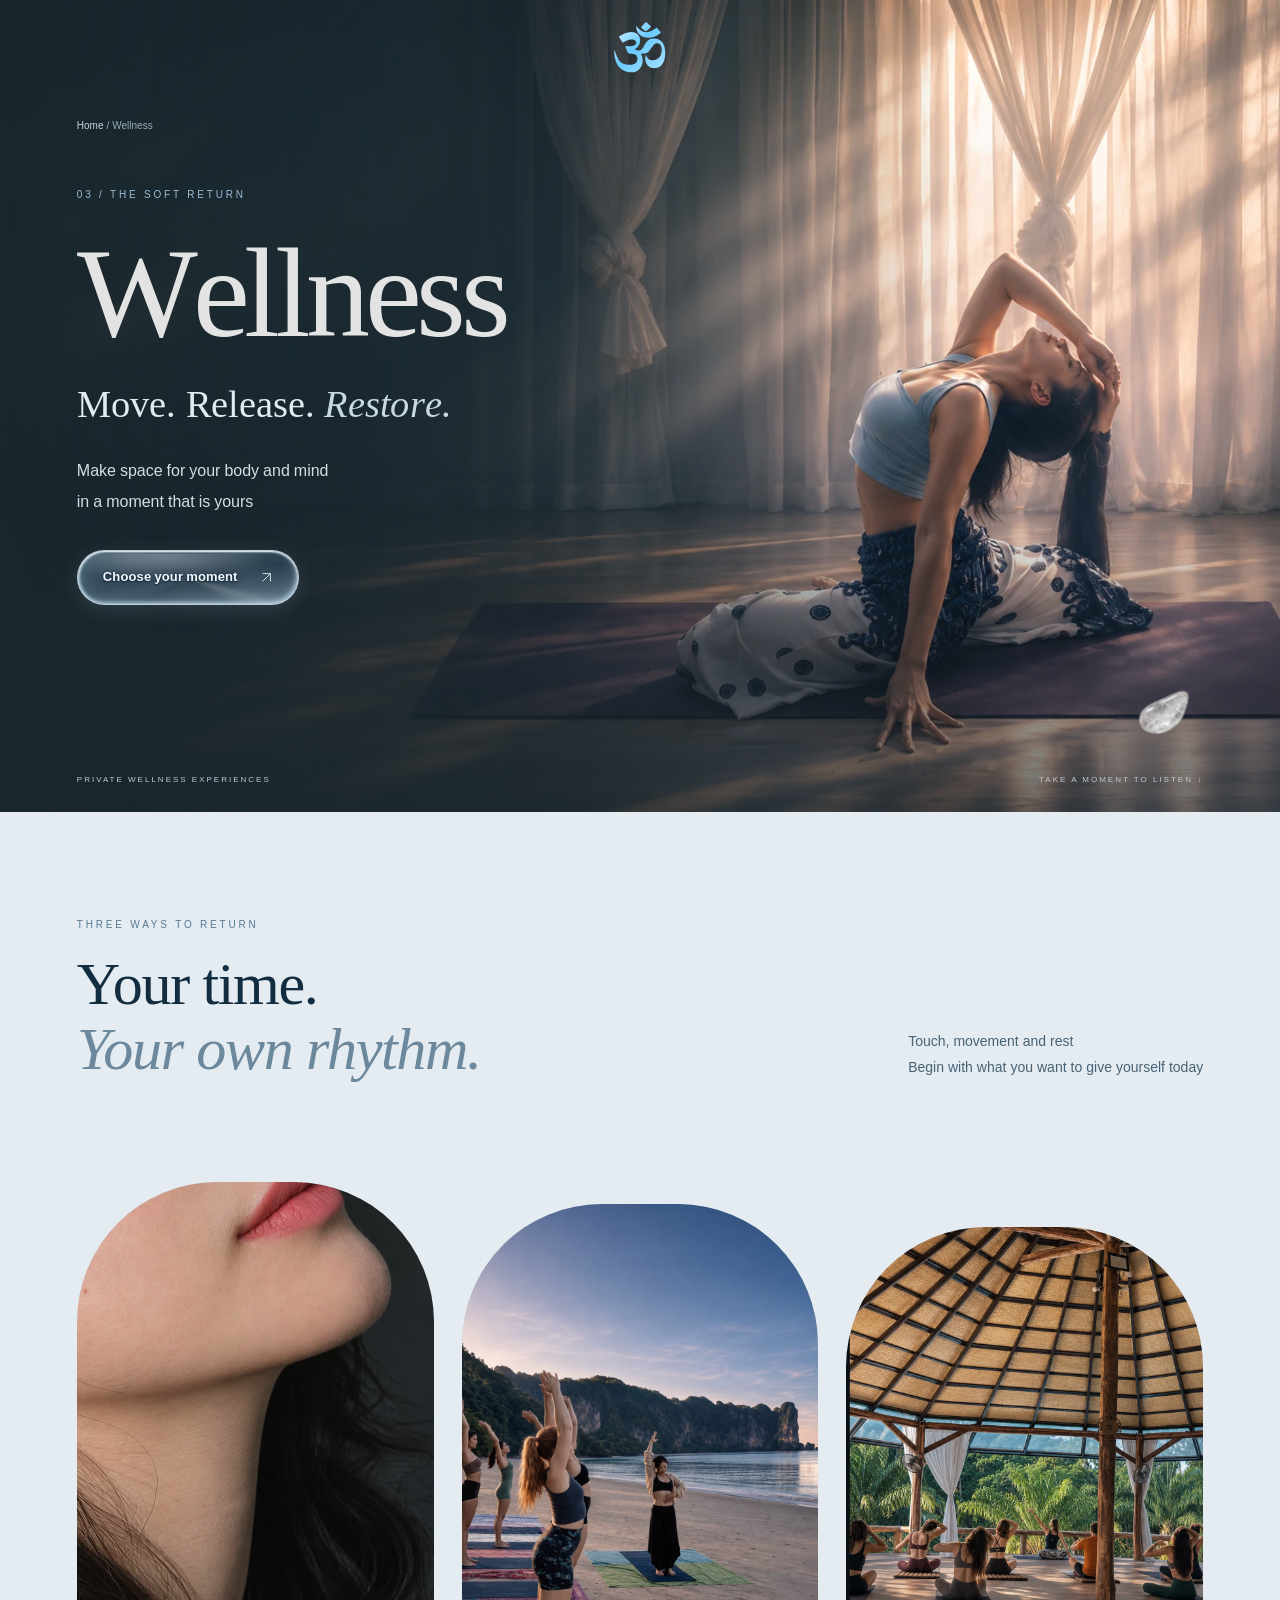
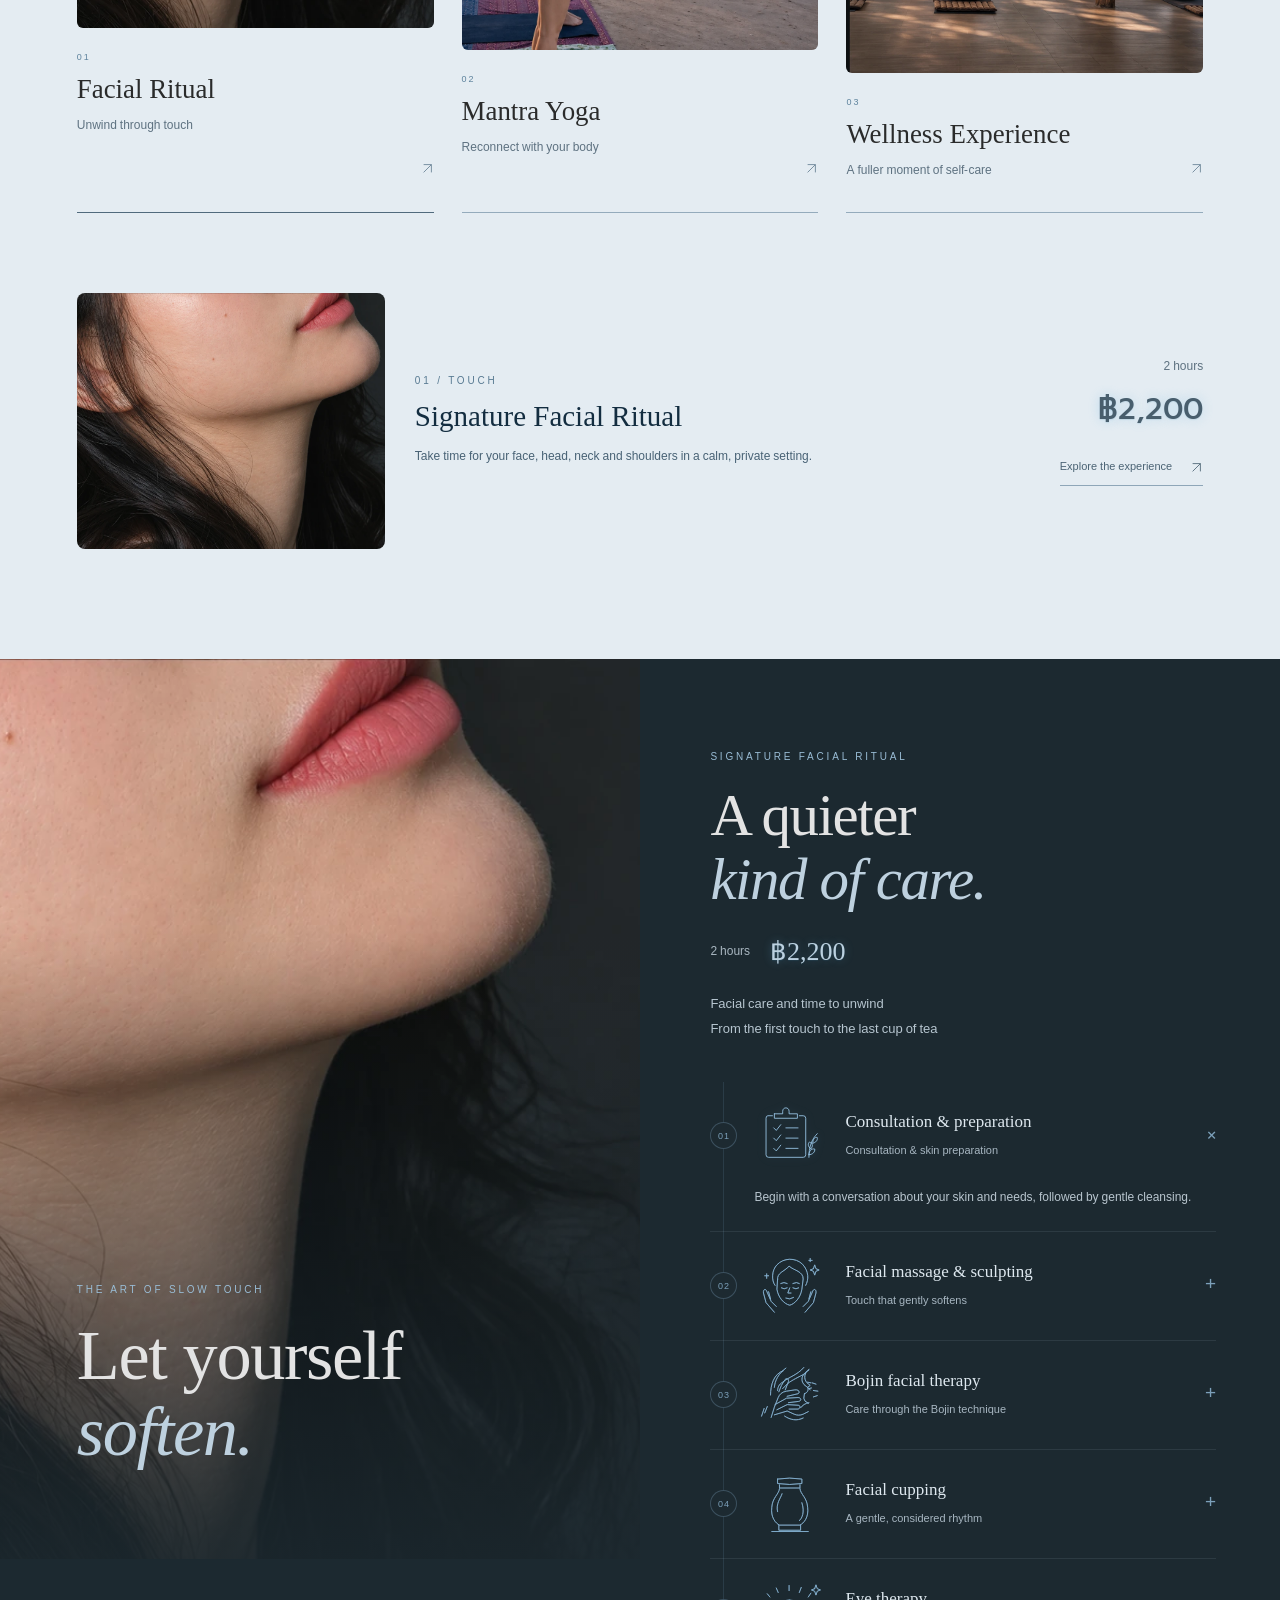
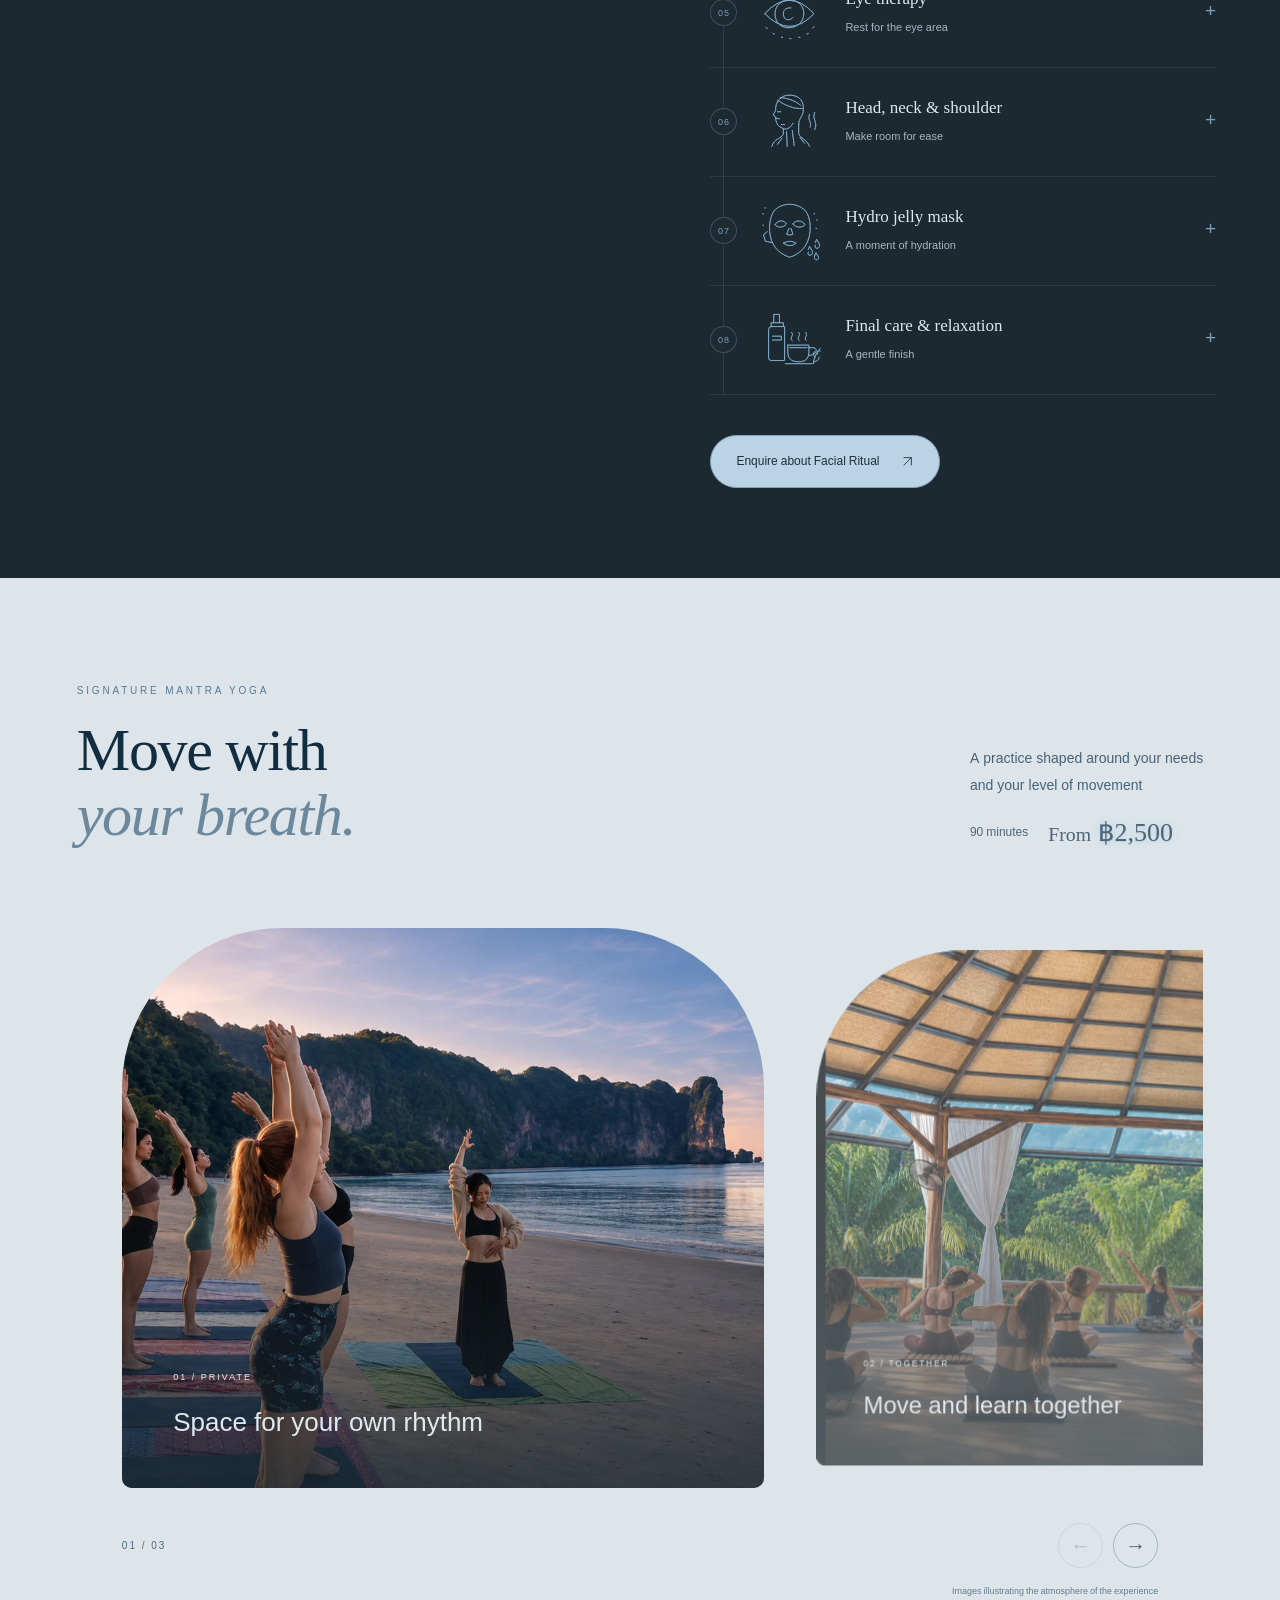
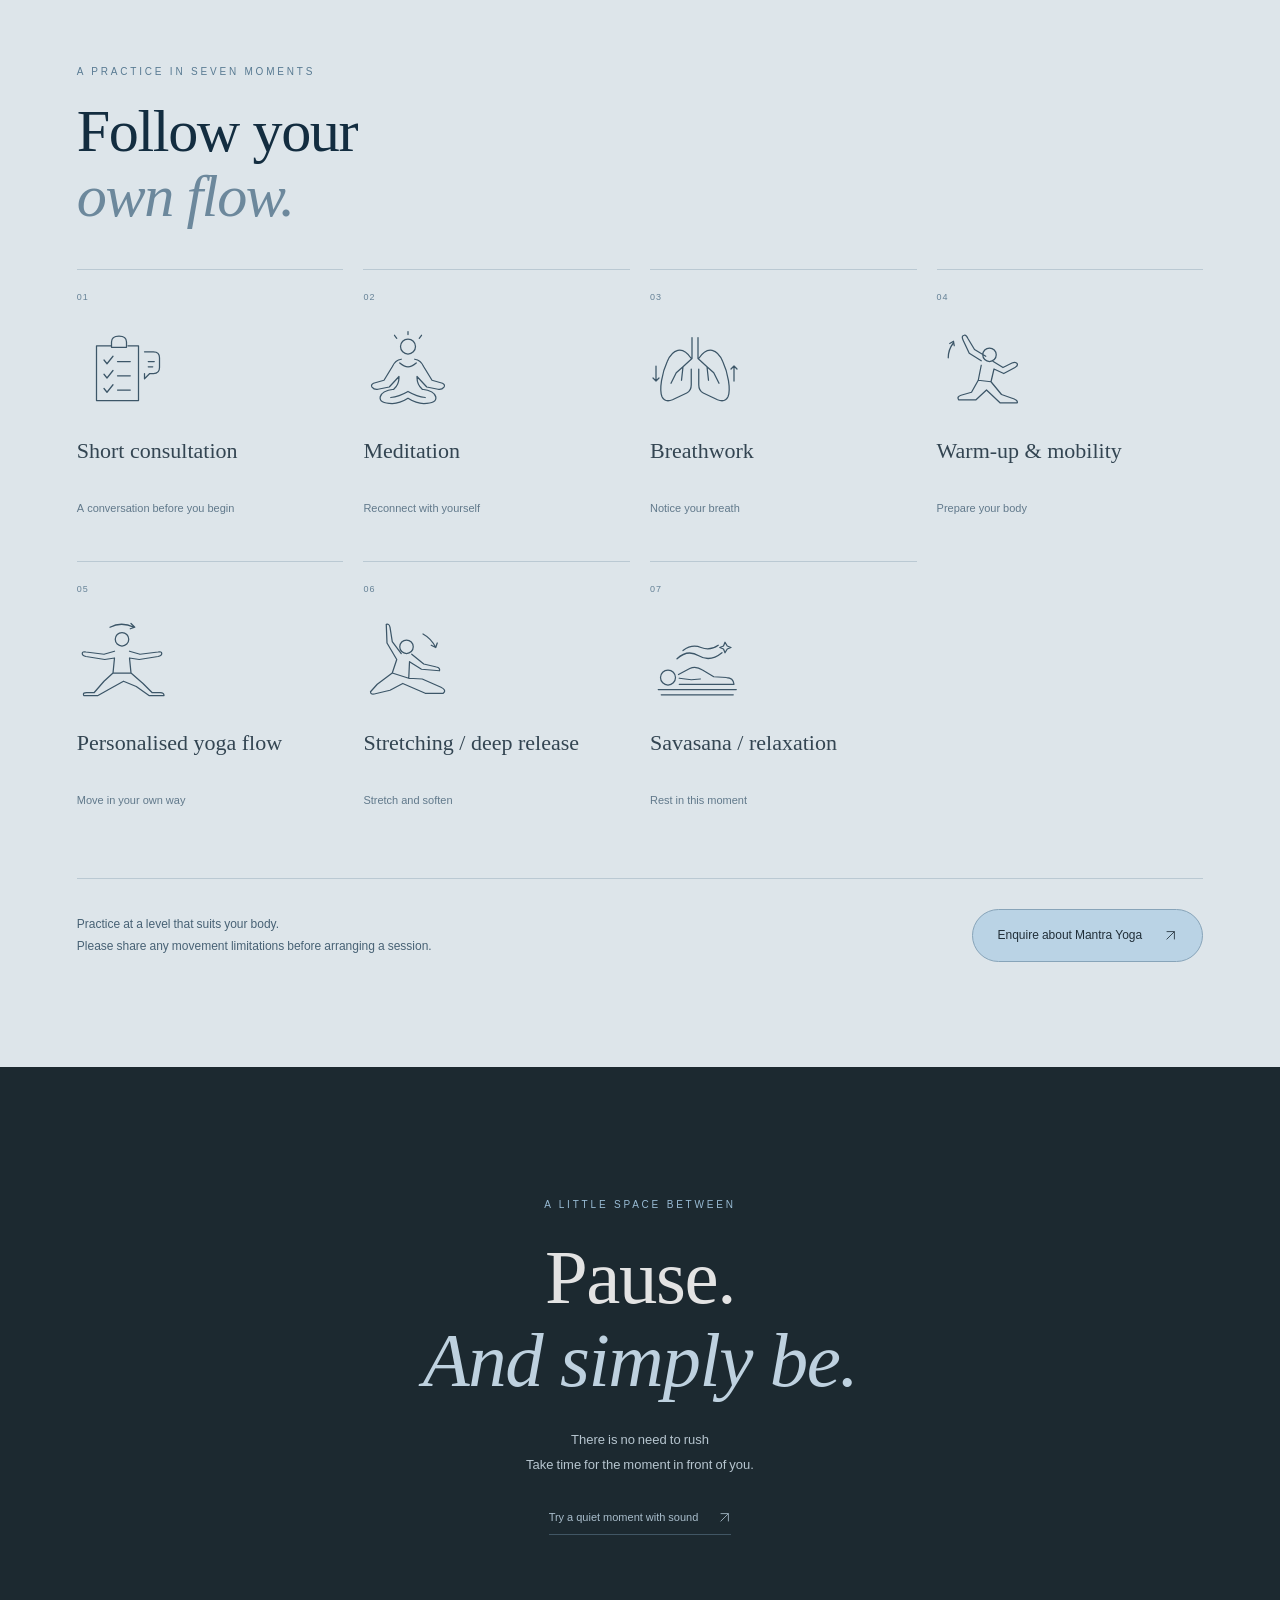
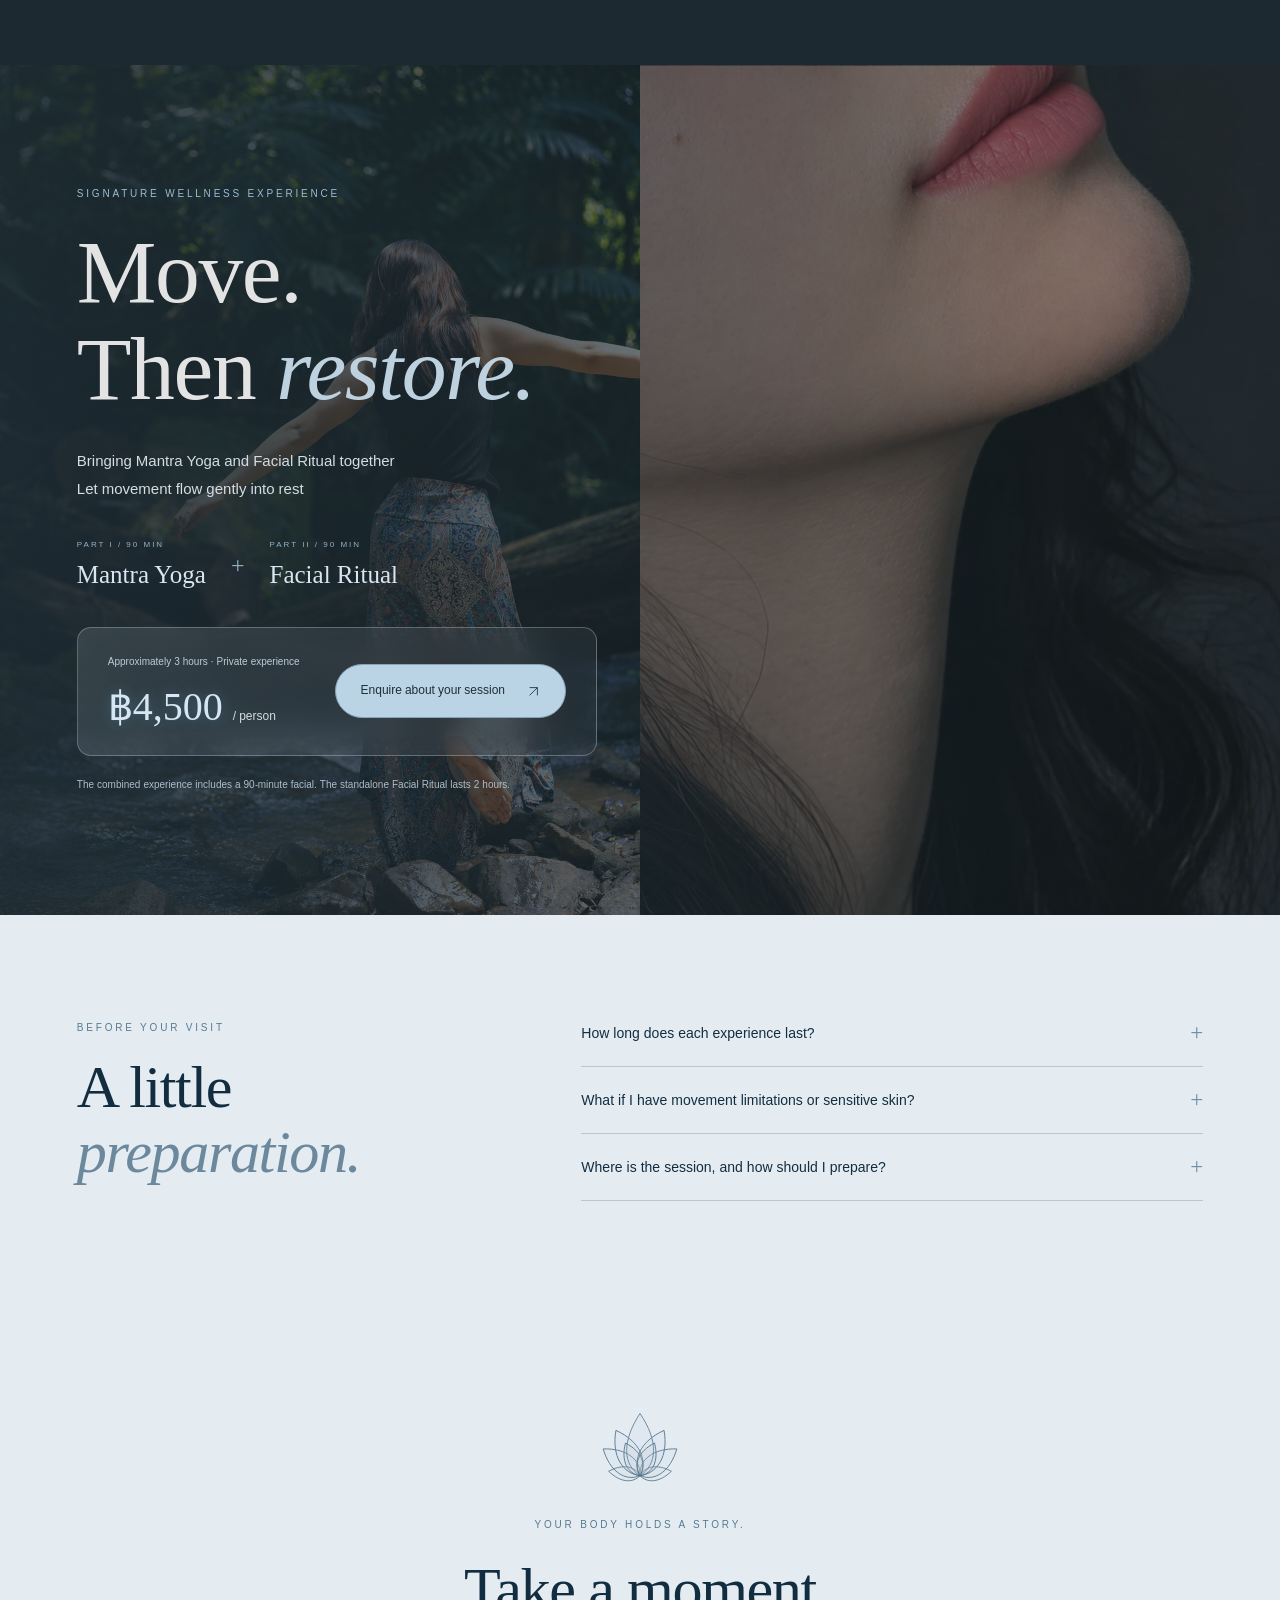
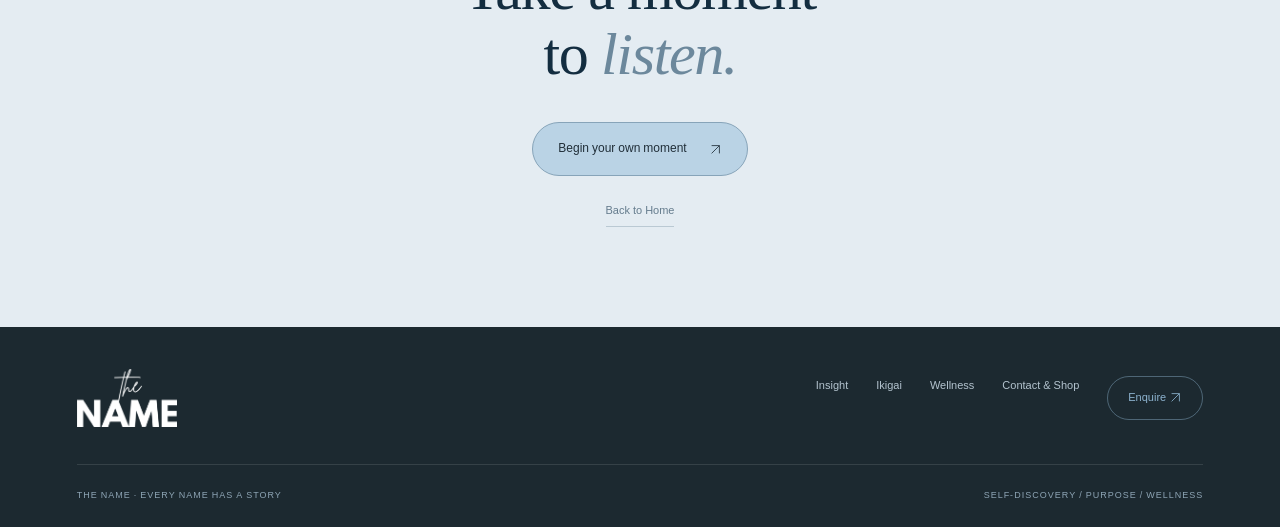
<file: en/wellness.html>
<!doctype html>
<html lang="en"><head><base href="../"><meta charset="utf-8"><meta name="viewport" content="width=device-width,initial-scale=1"><meta name="theme-color" content="#11121e"><title>Wellness — Facial Ritual &amp; Mantra Yoga | THE NAME</title><meta name="description" content="Signature Facial Ritual, Mantra Yoga and Wellness Experience: space to care for your body and mind."><link rel="icon" type="image/svg+xml" href="assets/brand-favicon.svg?v=7"><link rel="alternate icon" href="favicon.ico?v=7"><link rel="apple-touch-icon" href="assets/apple-touch-icon.png"><link rel="preload" href="assets/noto-sans-thai.ttf" as="font" type="font/ttf" crossorigin><link rel="stylesheet" href="assets/wellness-bundle.css"><script defer src="assets/config.js?v=30"></script><script defer src="assets/wellness-1.js"></script></head><body class="wellness-v7"><a class="skip" href="en/wellness.html#main">Skip to content</a><header class="site-header" id="glass-navigation" inert><a class="brand" href="en/index.html" aria-label="THE NAME Home"><img src="assets/brand-nav-neon.svg" alt="THE NAME"></a><div class="glass-menu-panel" id="glass-pages"><nav class="nav-links" id="main-menu" aria-label="Main navigation"><a href="en/ikigai.html">Ikigai</a><a href="en/insight.html">Insight</a><a href="en/wellness.html" aria-current="page">Wellness</a><a href="en/contact-shop.html">Shop</a></nav><div class="header-tools"><nav class="language-switch" aria-label="Language"><a href="wellness.html?lang=th" data-language="th" lang="th">TH</a><a href="en/wellness.html?lang=en" data-language="en" lang="en" aria-current="true">EN</a></nav><button class="header-action" data-enquire="Wellness"><svg class="nav-chat-icon" viewBox="0 0 24 24" fill="none" stroke="currentColor" stroke-width="1.4" aria-hidden="true"><path d="M20 11a7 7 0 0 1-7 7H9l-4 3 1-5a7 7 0 0 1 4-12h3a7 7 0 0 1 7 7Z"/></svg>Enquire</button></div></div><button class="glass-page-toggle" aria-label="Close menu" aria-expanded="false" aria-controls="glass-pages" data-cursor="Choose a page"><span class="glass-current">Wellness</span><svg viewbox="0 0 16 16" aria-hidden="true"><path d="m4 6 4 4 4-4"></path></svg></button></header><button class="glass-drop floating-symbol" aria-label="Open THE NAME menu" aria-expanded="false" aria-controls="glass-navigation"><img class="symbol-image" src="assets/om-symbol.svg?v=29" alt=""></button><noscript><p class="no-script">Enable JavaScript to use audio, animations and enquiry messages.</p></noscript><main id="main"><section class="w-hero night"><div class="w-hero-image" aria-hidden="true"></div><div class="w-hero-shade" aria-hidden="true"></div><div class="wrap w-hero-inner"><div class="breadcrumb"><a href="en/index.html">Home</a> / Wellness</div><div class="w-hero-copy"><span class="eyebrow">03 / THE SOFT RETURN</span><h1 data-split-text>Wellness</h1><p class="w-subtitle" data-split-text>Move. Release. <em>Restore.</em></p><p>Make space for your body and mind<br>in a moment that is yours</p><a class="btn crystal-hero-btn" href="en/wellness.html#w-choose" data-cursor="Choose your moment">Choose your moment <span aria-hidden="true"><svg class="arrow-icon" viewbox="0 0 20 20" fill="none" stroke="currentColor" stroke-width="1.3" aria-hidden="true"><path d="M4 16L16 4M4 4H16V16"></path></svg></span></a></div><div class="w-hero-footer"><span>PRIVATE WELLNESS EXPERIENCES</span><span>TAKE A MOMENT TO LISTEN ↓</span></div><img class="w-hero-stone" src="assets/clear-quartz.webp" alt="Clear Quartz" width="90" height="80"></div></section><section class="section w-choose" id="w-choose"><div class="wrap"><div class="w-heading"><div><span class="eyebrow">THREE WAYS TO RETURN</span><h2>Your time.<br><em>Your own rhythm.</em></h2></div><p>Touch, movement and rest<br>Begin with what you want to give yourself today</p></div><div class="w-choices" role="tablist" aria-label="Choose a Wellness experience"><button class="w-choice" role="tab" id="w-tab-facial" data-w-service="facial" aria-selected="true" aria-controls="w-service-panel" tabindex="0" data-cursor="Explore"><span class="w-choice-image"><img src="assets/facial-clean.webp" alt="" width="600" height="750" loading="lazy"></span><span class="w-choice-number">01</span><span class="w-choice-name">Facial Ritual</span><span class="w-choice-thai">Unwind through touch</span><span class="w-choice-arrow" aria-hidden="true"><svg class="arrow-icon" viewbox="0 0 20 20" fill="none" stroke="currentColor" stroke-width="1.3" aria-hidden="true"><path d="M4 16L16 4M4 4H16V16"></path></svg></span></button><button class="w-choice" role="tab" id="w-tab-yoga" data-w-service="yoga" aria-selected="false" aria-controls="w-service-panel" tabindex="-1" data-cursor="Explore"><span class="w-choice-image"><img src="assets/contact-beach-breathe-v20.webp" alt="Mantra Yoga by the sea" width="600" height="750" loading="lazy"></span><span class="w-choice-number">02</span><span class="w-choice-name">Mantra Yoga</span><span class="w-choice-thai">Reconnect with your body</span><span class="w-choice-arrow" aria-hidden="true"><svg class="arrow-icon" viewbox="0 0 20 20" fill="none" stroke="currentColor" stroke-width="1.3" aria-hidden="true"><path d="M4 16L16 4M4 4H16V16"></path></svg></span></button><button class="w-choice" role="tab" id="w-tab-combined" data-w-service="combined" aria-selected="false" aria-controls="w-service-panel" tabindex="-1" data-cursor="Explore"><span class="w-choice-image"><img src="assets/contact-pavilion-v20.webp" alt="A shared wellness class in a garden pavilion" width="600" height="750" loading="lazy"></span><span class="w-choice-number">03</span><span class="w-choice-name">Wellness Experience</span><span class="w-choice-thai">A fuller moment of self-care</span><span class="w-choice-arrow" aria-hidden="true"><svg class="arrow-icon" viewbox="0 0 20 20" fill="none" stroke="currentColor" stroke-width="1.3" aria-hidden="true"><path d="M4 16L16 4M4 4H16V16"></path></svg></span></button></div><div class="w-service-panel" id="w-service-panel" role="tabpanel" aria-labelledby="w-tab-facial"><div><span class="eyebrow" id="w-service-tag">01 / TOUCH</span><h3 id="w-service-title">Signature Facial Ritual</h3><p id="w-service-description">Take time for your face, head, neck and shoulders in a calm, private setting.</p></div><div class="w-service-meta"><span id="w-service-time">2 hours</span><strong id="w-service-price" class="service-price"><span class="price-amount">฿2,200</span></strong><a class="w-detail-link" id="w-service-link" href="en/wellness.html#w-facial" data-cursor="Explore the path">Explore the experience <svg class="arrow-icon" viewbox="0 0 20 20" fill="none" stroke="currentColor" stroke-width="1.3" aria-hidden="true"><path d="M4 16L16 4M4 4H16V16"></path></svg></a></div></div></div></section><section class="w-facial night" id="w-facial"><div class="w-facial-layout"><div class="w-facial-visual"><img src="assets/facial-clean.webp" alt="Facial and skin detail from the original THE NAME photograph" width="1024" height="1280" loading="lazy"><div class="w-visual-overlay"><span class="eyebrow">THE ART OF SLOW TOUCH</span><h2>Let yourself<br><em>soften.</em></h2></div></div><div class="w-facial-story"><span class="eyebrow">SIGNATURE FACIAL RITUAL</span><h2>A quieter<br><em>kind of care.</em></h2><div class="w-inline-meta"><span>2 hours</span><strong class="service-price"><span class="price-amount">฿2,200</span></strong></div><p class="w-lead">Facial care and time to unwind<br>From the first touch to the last cup of tea</p><div class="w-facial-timeline"><details class="w-treatment" open><summary data-cursor="View the steps"><span class="w-step-no">01</span><svg class="w-symbol facial-premium" viewbox="0 0 100 100" xmlns="http://www.w3.org/2000/svg" fill="none" stroke="currentColor" stroke-width="1.35" stroke-linecap="round" stroke-linejoin="round" aria-hidden="true"><path d="M24 20H37V16C37 9 47 9 47 16V20H60V27H24ZM21 23H14Q11 23 11 27V84Q11 88 15 88H69Q73 88 73 84V27Q73 23 69 23H63"></path><path d="M23 42L27 46L34 37M42 42H61M23 58L27 62L34 53M42 58H61M23 74L27 78L34 69M42 74H61"></path><path d="M78 88C78 72 82 60 91 51M81 75C75 70 77 66 79 64C84 67 85 70 81 75M84 66C84 60 87 56 91 57C92 61 89 65 84 66M78 84C84 84 88 79 87 75C82 74 78 78 78 84"></path></svg><span><strong>Consultation &amp; preparation</strong><small>Consultation &amp; skin preparation</small></span><b aria-hidden="true">+</b></summary><p>Begin with a conversation about your skin and needs, followed by gentle cleansing.</p></details><details class="w-treatment"><summary data-cursor="View the steps"><span class="w-step-no">02</span><svg class="w-symbol facial-premium" viewbox="0 0 100 100" xmlns="http://www.w3.org/2000/svg" fill="none" stroke="currentColor" stroke-width="1.35" stroke-linecap="round" stroke-linejoin="round" aria-hidden="true"><path d="M25 49C19 41 20 25 28 17C38 6 57 5 68 16C78 27 78 40 73 49"></path><path d="M29 40C28 29 39 28 47 19C55 26 69 27 69 39L67 55C65 68 56 78 48 80C39 78 30 68 28 55Z"></path><path d="M34 46Q39 43 44 46M53 46Q59 43 63 46M35 53Q39 56 44 53M53 53Q58 56 62 53M48 53L45 61H50M42 69Q48 72 54 68"></path><path d="M27 82L19 74L12 58C10 53 6 56 7 61L11 76L24 91M69 82L77 74L84 58C86 53 90 56 89 61L85 76L72 91M18 70L15 59M78 70L81 59"></path><path d="M85 23L87 17L89 23L94 25L89 27L87 33L85 27L80 25ZM12 31V38M9 34H15M80 7V12M78 10H83"></path></svg><span><strong>Facial massage &amp; sculpting</strong><small>Touch that gently softens</small></span><b aria-hidden="true">+</b></summary><p>Facial massage and contour care at a pace that suits you.</p></details><details class="w-treatment"><summary data-cursor="View the steps"><span class="w-step-no">03</span><svg class="w-symbol facial-premium" viewbox="0 0 100 100" xmlns="http://www.w3.org/2000/svg" fill="none" stroke="currentColor" stroke-width="1.35" stroke-linecap="round" stroke-linejoin="round" aria-hidden="true"><path d="M38 12C23 17 18 34 18 50M42 8C30 17 25 27 24 38M78 11C67 17 66 24 68 30C70 36 77 37 80 42M83 31L89 33M85 43L92 44M85 53L91 51"></path><path d="M73 16C62 22 51 27 45 32L37 40M70 7C60 19 46 22 37 30C31 33 29 39 29 43"></path><path d="M19 85L24 69L30 54C32 49 36 45 43 44L56 42C62 41 65 46 61 48L44 52M25 65L43 55L61 54C66 54 67 59 62 60L46 62M28 73L44 65L61 66C65 66 65 71 61 72L47 72M24 81L44 75L55 80C60 82 64 82 69 80L77 76M78 62C72 63 68 66 65 70M40 83C49 89 59 91 69 86"></path><path d="M31 45L35 35L40 27C42 23 47 24 46 29L41 42M8 71L4 83M13 68L9 78"></path><path d="M78 10C71 15 69 24 75 31L80 35L76 38C78 43 75 47 71 48M71 48L70 55Q70 60 77 63M78 40L82 39M76 30L81 31"></path></svg><span><strong>Bojin facial therapy</strong><small>Care through the Bojin technique</small></span><b aria-hidden="true">+</b></summary><p>Incorporating the Bojin technique into your facial care.</p></details><details class="w-treatment"><summary data-cursor="View the steps"><span class="w-step-no">04</span><svg class="w-symbol facial-premium" viewbox="0 0 100 100" xmlns="http://www.w3.org/2000/svg" fill="none" stroke="currentColor" stroke-width="1.35" stroke-linecap="round" stroke-linejoin="round" aria-hidden="true"><path d="M29 11Q48 8 67 11V18Q48 21 29 18ZM32 20V26C31 35 21 40 20 55C18 71 26 80 32 83H64C70 80 78 71 76 55C75 40 65 35 64 26V20"></path><path d="M31 83V91H65V83M20 93H77M29 62C26 49 34 41 36 34M67 48C72 63 67 73 63 76M33 25H63"></path></svg><span><strong>Facial cupping</strong><small>A gentle, considered rhythm</small></span><b aria-hidden="true">+</b></summary><p>Facial cupping tailored to what is appropriate for your skin.</p></details><details class="w-treatment"><summary data-cursor="View the steps"><span class="w-step-no">05</span><svg class="w-symbol facial-premium" viewbox="0 0 100 100" xmlns="http://www.w3.org/2000/svg" fill="none" stroke="currentColor" stroke-width="1.35" stroke-linecap="round" stroke-linejoin="round" aria-hidden="true"><path d="M9 51Q47 9 86 51Q48 91 9 51Z"></path><path d="M48 30C35 29 25 39 25 51C25 65 35 74 48 73C61 72 70 63 70 51C70 38 61 30 48 30ZM50 42C40 41 36 48 39 56C41 62 49 62 53 57M17 25L13 20M30 18L27 11M47 15V7M63 18L66 10M77 25L81 19"></path><path d="M11 73L13 74M22 82L24 83M35 88L37 88M48 90H50M62 88H64M75 83L77 82M84 73L86 72M87 12L89 6L91 12L96 14L91 16L89 22L87 16L82 14Z"></path></svg><span><strong>Eye therapy</strong><small>Rest for the eye area</small></span><b aria-hidden="true">+</b></summary><p>Gentle care around the eyes, forehead and temples.</p></details><details class="w-treatment"><summary data-cursor="View the steps"><span class="w-step-no">06</span><svg class="w-symbol facial-premium" viewbox="0 0 100 100" xmlns="http://www.w3.org/2000/svg" fill="none" stroke="currentColor" stroke-width="1.35" stroke-linecap="round" stroke-linejoin="round" aria-hidden="true"><path d="M20 88C23 76 35 76 38 69L38 60C28 57 26 50 26 42L22 39L26 32C25 19 34 8 47 8C65 8 71 19 69 34C68 42 62 44 62 54"></path><path d="M29 16C41 24 54 30 68 29M33 12C43 12 58 17 65 24M29 34H34M27 44L32 45M35 54L40 54M39 61C45 62 50 58 53 52M62 53L62 68C64 76 75 77 79 88"></path><path d="M43 65L44 88M52 63L55 87M36 75L29 85M64 74L71 83M79 38C75 47 83 49 80 58M87 35C82 46 93 50 87 62"></path></svg><span><strong>Head, neck &amp; shoulder</strong><small>Make room for ease</small></span><b aria-hidden="true">+</b></summary><p>Care for the head, neck and shoulders as part of your time to rest.</p></details><details class="w-treatment"><summary data-cursor="View the steps"><span class="w-step-no">07</span><svg class="w-symbol facial-premium" viewbox="0 0 100 100" xmlns="http://www.w3.org/2000/svg" fill="none" stroke="currentColor" stroke-width="1.35" stroke-linecap="round" stroke-linejoin="round" aria-hidden="true"><path d="M24 18C36 5 59 5 72 18C82 28 83 57 73 72C68 81 58 88 48 91C38 88 28 81 23 72C13 56 15 29 24 18Z"></path><path d="M25 40C30 32 40 33 43 39C38 45 29 46 25 40ZM53 39C57 32 67 33 72 40C66 46 58 45 53 39ZM47 46L43 55Q48 58 53 55L50 46M38 69Q48 63 58 69Q49 77 38 69Z"></path><path d="M13 51L7 56L10 66L20 68M77 79L79 74L83 81Q85 87 80 88Q75 88 77 83M88 68L90 63L94 70Q96 76 91 77Q86 77 88 72M87 88L89 84L92 89Q95 94 90 95Q85 95 87 88"></path><path d="M6 23H7M9 14H10M86 23H87M90 33H91M89 46H90M6 41H7"></path></svg><span><strong>Hydro jelly mask</strong><small>A moment of hydration</small></span><b aria-hidden="true">+</b></summary><p>Apply a jelly mask and leave space for you to rest.</p></details><details class="w-treatment"><summary data-cursor="View the steps"><span class="w-step-no">08</span><svg class="w-symbol facial-premium" viewbox="0 0 100 100" xmlns="http://www.w3.org/2000/svg" fill="none" stroke="currentColor" stroke-width="1.35" stroke-linecap="round" stroke-linejoin="round" aria-hidden="true"><path d="M19 29H40V82H19Q15 82 15 78V34Q15 29 19 29ZM19 29V23H38V29M23 23V10H32V23M21 44H35V50H21"></path><path d="M45 58H78V68C78 79 73 84 62 84C50 84 45 79 45 68ZM78 62H84C93 62 91 74 78 74M41 87H83M48 62H75"></path><path d="M52 51C46 47 56 43 51 38M63 51C57 47 67 43 62 38M74 51C68 47 78 43 73 38M85 87C86 74 92 67 96 63M88 77C83 73 85 69 87 68M91 73C91 67 94 66 96 67M85 84C91 84 94 80 94 77"></path></svg><span><strong>Final care &amp; relaxation</strong><small>A gentle finish</small></span><b aria-hidden="true">+</b></summary><p>Finish with skincare, a moment of rest and Wellness Tea.</p></details></div><button class="btn" data-enquire="Signature Facial Ritual">Enquire about Facial Ritual <svg class="arrow-icon" viewbox="0 0 20 20" fill="none" stroke="currentColor" stroke-width="1.3" aria-hidden="true"><path d="M4 16L16 4M4 4H16V16"></path></svg></button></div></div></section><section class="section w-yoga" id="w-yoga"><div class="wrap"><div class="w-heading"><div><span class="eyebrow">SIGNATURE MANTRA YOGA</span><h2>Move with<br><em>your breath.</em></h2></div><div><p>A practice shaped around your needs<br>and your level of movement</p><div class="w-inline-meta"><span>90 minutes</span><strong class="service-price"><span class="price-prefix">From</span> <span class="price-amount">฿2,500</span></strong></div></div></div><div class="w-gallery" role="region" aria-label="Mantra Yoga atmosphere gallery"><div class="w-gallery-track"><figure class="w-gallery-slide" data-slide="0"><img src="assets/contact-beach-breathe-v20.webp" alt="Individual yoga practice on the beach" width="900" height="1100" loading="lazy"><figcaption><span>01 / PRIVATE</span><h3>Space for your own rhythm</h3></figcaption></figure><figure class="w-gallery-slide" data-slide="1"><img src="assets/contact-pavilion-v20.webp" alt="Group yoga on the beach" width="900" height="1100" loading="lazy"><figcaption><span>02 / TOGETHER</span><h3>Move and learn together</h3></figcaption></figure><figure class="w-gallery-slide" data-slide="2"><img src="assets/contact-beach-group-v20.webp" alt="Outdoor yoga in the sunlight beside the water" width="900" height="1100" loading="lazy"><figcaption><span>03 / BREATHE</span><h3>Welcome the light. Return to your breath.</h3></figcaption></figure></div><div class="w-gallery-controls"><span id="w-gallery-count" aria-live="polite">01 / 03</span><div><button type="button" data-gallery-prev aria-label="Previous image" data-cursor="Previous">←</button><button type="button" data-gallery-next aria-label="Next image" data-cursor="Next">→</button></div></div></div><p class="w-image-note">Images illustrating the atmosphere of the experience</p><div class="w-yoga-intro"><span class="eyebrow">A PRACTICE IN SEVEN MOMENTS</span><h2>Follow your<br><em>own flow.</em></h2></div><div class="w-yoga-steps"><details class="w-yoga-step"><summary data-cursor="Explore"><span class="w-step-no">01</span><svg xmlns="http://www.w3.org/2000/svg" class="w-symbol premium-yoga yoga-icon22" viewBox="0 0 120 120" fill="none" stroke="currentColor" stroke-width="1.65" stroke-linejoin="round" stroke-linecap="round" aria-hidden="true"><path pathLength="1" d="M26 29h20m22 0h14v73H26V29M46 31v-7q0-8 10-8t10 8v7zM36 48l4 5 8-10m-12 24 4 5 8-10m-12 24 4 5 8-10M54 50h17m-17 19h17m-17 19h17M90 37h12q8 0 8 8v13q0 8-8 8h-5l-7 7v-7m5-16h8m-8 7h6"/></svg><strong>Short consultation</strong><span>A conversation before you begin</span></summary><p>Share your needs, experience and any movement limitations.</p></details><details class="w-yoga-step"><summary data-cursor="Explore"><span class="w-step-no">02</span><svg xmlns="http://www.w3.org/2000/svg" class="w-symbol premium-yoga yoga-icon22" viewBox="0 0 120 120" fill="none" stroke="currentColor" stroke-width="1.65" stroke-linejoin="round" stroke-linecap="round" aria-hidden="true"><path pathLength="1" d="M50 30a10 10 0 1 0 20 0 10 10 0 1 0-20 0M51 47q-8 1-12 10L28 75l-14 4q-4 2-2 5 3 4 8 3l15-3 13-14m21-23q8 1 12 10l11 18 14 4q4 2 2 5-3 4-8 3l-15-3-13-14M49 52q6 5 11 5t11-5M48 71q0 10-7 16m31-16q0 10 7 16M41 87q-16 2-18 10-2 9 16 9 10 0 21-7 11 7 21 7 18 0 16-9-2-8-18-10M37 98q11-1 23-8 12 7 23 8M60 10v4m-18 1 3 4m33-4-3 4"/></svg><strong>Meditation</strong><span>Reconnect with yourself</span></summary><p>Begin with stillness and awareness.</p></details><details class="w-yoga-step"><summary data-cursor="Explore"><span class="w-step-no">03</span><svg xmlns="http://www.w3.org/2000/svg" class="w-symbol premium-yoga yoga-icon22" viewBox="0 0 120 120" fill="none" stroke="currentColor" stroke-width="1.65" stroke-linejoin="round" stroke-linecap="round" aria-hidden="true"><path pathLength="1" d="M56 18v28L44 57m20-39v28l12 11M55 46C43 28 30 34 23 50 16 65 12 87 16 97q4 8 14 4l19-9q6-3 6-11V60m10-14c12-18 25-12 32 4 7 15 11 37 7 47q-4 8-14 4l-19-9q-6-3-6-11V60M44 57l-9 8-7 14m16-22-2 18m34-18 9 8 7 14m-16-22 2 18M8 56v20m-4-4 4 4 4-4m100 4V56m-4 4 4-4 4 4"/></svg><strong>Breathwork</strong><span>Notice your breath</span></summary><p>Gently notice your breath at a comfortable pace.</p></details><details class="w-yoga-step"><summary data-cursor="Explore"><span class="w-step-no">04</span><svg xmlns="http://www.w3.org/2000/svg" class="w-symbol premium-yoga yoga-icon22" viewBox="0 0 120 120" fill="none" stroke="currentColor" stroke-width="1.65" stroke-linejoin="round" stroke-linecap="round" aria-hidden="true"><path pathLength="1" d="M61 41a9 9 0 1 0 18 0 9 9 0 1 0-18 0M59 49 43 39 35 22q-3-6 1-7 3-1 5 4l9 15 15 9m10 7 13 8 12-6q5-2 7 1 1 3-3 5l-15 8-13-6-4 17m-17-2 4-20m-4 20 17 2 14 17 17 6q5 2 4 5H84L66 88 52 101H29q-3-4 3-6l14-4 9-16M22 25q-7 9-7 20m2-19 5-3 1 6"/></svg><strong>Warm-up &amp; mobility</strong><span>Prepare your body</span></summary><p>Ease into movement before the main practice.</p></details><details class="w-yoga-step"><summary data-cursor="Explore"><span class="w-step-no">05</span><svg xmlns="http://www.w3.org/2000/svg" class="w-symbol premium-yoga yoga-icon22" viewBox="0 0 120 120" fill="none" stroke="currentColor" stroke-width="1.65" stroke-linejoin="round" stroke-linecap="round" aria-hidden="true"><path pathLength="1" d="M51 31a9 9 0 1 0 18 0 9 9 0 1 0-18 0M50 47 36 51 12 48q-5-1-5 2 0 3 5 4l25 4 13-2-2 20m22-29 14 4 24-3q5-1 5 2 0 3-5 4l-25 4-13-2 2 20M48 76h24l16 14 12 12h11q5 0 5 4H96L79 94 62 87 44 97 28 106H9q-2-4 4-4h10l13-15zM44 15q15-8 32 0m-4-5 5 5-6 2"/></svg><strong>Personalised yoga flow</strong><span>Move in your own way</span></summary><p>The practice sequence is adapted to each participant’s level and physical condition.</p></details><details class="w-yoga-step"><summary data-cursor="Explore"><span class="w-step-no">06</span><svg xmlns="http://www.w3.org/2000/svg" class="w-symbol premium-yoga yoga-icon22" viewBox="0 0 120 120" fill="none" stroke="currentColor" stroke-width="1.65" stroke-linejoin="round" stroke-linecap="round" aria-hidden="true"><path pathLength="1" d="M49 41a9 9 0 1 0 18 0 9 9 0 1 0-18 0M51 50 39 34 36 15q-1-5-5-4l1 25 13 22m20-7 16 13 17 4q5 1 4 5L78 71 62 61M45 58 39 76 61 83 62 61M39 76 19 91 10 101q0 4 5 3l21-5 17-9 30 13h24q5-4-3-8L79 84 61 83M80 24q11 6 17 18m-6-3 6 3 2-6"/></svg><strong>Stretching / deep release</strong><span>Stretch and soften</span></summary><p>Take time to stretch and release.</p></details><details class="w-yoga-step"><summary data-cursor="Explore"><span class="w-step-no">07</span><svg xmlns="http://www.w3.org/2000/svg" class="w-symbol premium-yoga yoga-icon22" viewBox="0 0 120 120" fill="none" stroke="currentColor" stroke-width="1.65" stroke-linejoin="round" stroke-linecap="round" aria-hidden="true"><path pathLength="1" d="M14 82a10 10 0 1 0 20 0 10 10 0 1 0-20 0M38 78l15-8q8-4 17 2l15 9 17 1q9 0 10 9H39m0-8 16 2 12-1M11 98h104m-100 7h96M36 57q14-13 29-4t31-4M44 46q12-9 24-4t23-3M100 35l3 5 5 2-5 2-3 5-2-5-5-2 5-2z"/></svg><strong>Savasana / relaxation</strong><span>Rest in this moment</span></summary><p>Finish in a resting pose, noticing how you feel after the practice.</p></details></div><div class="w-yoga-bottom"><p>Practice at a level that suits your body.<br>Please share any movement limitations before arranging a session.</p><button class="btn" data-enquire="Signature Mantra Yoga">Enquire about Mantra Yoga <svg class="arrow-icon" viewbox="0 0 20 20" fill="none" stroke="currentColor" stroke-width="1.3" aria-hidden="true"><path d="M4 16L16 4M4 4H16V16"></path></svg></button></div></div></section><section class="w-breath-space night"><div class="wrap"><span class="eyebrow">A LITTLE SPACE BETWEEN</span><h2>Pause.<br><em>And simply be.</em></h2><p>There is no need to rush<br>Take time for the moment in front of you.</p><a href="en/index.html#pause" class="w-audio-link" data-cursor="Listen">Try a quiet moment with sound <svg class="arrow-icon" viewbox="0 0 20 20" fill="none" stroke="currentColor" stroke-width="1.3" aria-hidden="true"><path d="M4 16L16 4M4 4H16V16"></path></svg></a></div></section><section class="w-combined night" id="w-combined"><div class="w-combined-visual"><img src="assets/contact-stream-v20.webp" alt="A return to nature beside a forest stream" width="1200" height="900" loading="lazy"><img src="assets/facial-clean.webp" alt="" width="900" height="1200" loading="lazy"></div><div class="wrap w-combined-content"><span class="eyebrow">SIGNATURE WELLNESS EXPERIENCE</span><h2>Move.<br>Then <em>restore.</em></h2><p>Bringing Mantra Yoga and Facial Ritual together<br>Let movement flow gently into rest</p><div class="w-combo-parts"><div><span>PART I / 90 MIN</span><strong>Mantra Yoga</strong></div><b aria-hidden="true">+</b><div><span>PART II / 90 MIN</span><strong>Facial Ritual</strong></div></div><div class="w-glass-booking"><div><span>Approximately 3 hours · Private experience</span><strong class="service-price"><span class="price-amount">฿4,500</span> <small>/ person</small></strong></div><button class="btn" data-enquire="Signature Wellness Experience">Enquire about your session <svg class="arrow-icon" viewbox="0 0 20 20" fill="none" stroke="currentColor" stroke-width="1.3" aria-hidden="true"><path d="M4 16L16 4M4 4H16V16"></path></svg></button></div><p class="w-combo-note">The combined experience includes a 90-minute facial. The standalone Facial Ritual lasts 2 hours.</p></div></section><section class="section"><div class="wrap faq-grid"><div><span class="eyebrow">BEFORE YOUR VISIT</span><h2>A little<br><em>preparation.</em></h2></div><div class="faq-list"><details><summary>How long does each experience last?</summary><p>Signature Facial Ritual lasts 2 hours, Signature Mantra Yoga 90 minutes, and Signature Wellness Experience approximately 3 hours. Please confirm availability and the format with THE NAME before booking.</p></details><details><summary>What if I have movement limitations or sensitive skin?</summary><p>Let the provider know before booking so you can discuss suitability and preparation for your chosen experience.</p></details><details><summary>Where is the session, and how should I prepare?</summary><p>Please confirm the location, equipment, clothing and booking conditions for your chosen service before booking.</p></details></div></div></section><section class="w-close"><div class="wrap"><svg xmlns="http://www.w3.org/2000/svg" class="close-lotus22" viewBox="-92 -114 184 144" fill="none" stroke="currentColor" stroke-width="1.4" stroke-linejoin="round" stroke-linecap="round" aria-hidden="true"><g class="lotus-petal22" style="--petal-turn:-82deg"><path d="M0 0C-15-10-17-32 0-55C17-32 15-10 0 0Z"/></g><g class="lotus-petal22" style="--petal-turn:82deg"><path d="M0 0C-15-10-17-32 0-55C17-32 15-10 0 0Z"/></g><g class="lotus-petal22" style="--petal-turn:-54deg"><path d="M0 0C-24-14-25-47 0-79C25-47 24-14 0 0Z"/></g><g class="lotus-petal22" style="--petal-turn:54deg"><path d="M0 0C-24-14-25-47 0-79C25-47 24-14 0 0Z"/></g><g class="lotus-petal22" style="--petal-turn:-28deg"><path d="M0 0C-25-17-28-53 0-89C28-53 25-17 0 0Z"/></g><g class="lotus-petal22" style="--petal-turn:28deg"><path d="M0 0C-25-17-28-53 0-89C28-53 25-17 0 0Z"/></g><g class="lotus-petal22" style="--petal-turn:0deg"><path d="M0 0C-31-19-31-61 0-108C32-61 31-19 0 0Z"/></g><g class="lotus-petal22" style="--petal-turn:-24deg"><path d="M0 0C-19-12-20-37 0-62C20-37 19-12 0 0Z"/></g><g class="lotus-petal22" style="--petal-turn:24deg"><path d="M0 0C-19-12-20-37 0-62C20-37 19-12 0 0Z"/></g></svg><span class="eyebrow">YOUR BODY HOLDS A STORY.</span><h2>Take a moment<br>to <em>listen.</em></h2><button class="btn" data-enquire="Wellness">Begin your own moment <svg class="arrow-icon" viewbox="0 0 20 20" fill="none" stroke="currentColor" stroke-width="1.3" aria-hidden="true"><path d="M4 16L16 4M4 4H16V16"></path></svg></button><a href="en/index.html" class="w-home-link">Back to Home</a></div></section></main><footer class="footer night"><div class="footer-main"><a href="en/index.html" aria-label="THE NAME Home"><img src="assets/brand-logo-original.png" alt="THE NAME" loading="lazy"></a><nav aria-label="Footer navigation"><a href="en/insight.html">Insight</a><a href="en/ikigai.html">Ikigai</a><a href="en/wellness.html">Wellness</a><a href="en/contact-shop.html">Contact &amp; Shop</a><button class="header-action" data-enquire="เลือกบริการ">Enquire <svg class="arrow-icon" viewbox="0 0 20 20" fill="none" stroke="currentColor" stroke-width="1.3" aria-hidden="true"><path d="M4 16 16 4M4 4h12v12"></path></svg></button></nav></div><div class="footer-bottom"><span>THE NAME · EVERY NAME HAS A STORY</span><span>SELF-DISCOVERY / PURPOSE / WELLNESS</span></div></footer><dialog id="enquiry-dialog" aria-labelledby="enquiry-title"><div class="dialog-top"><h2 id="enquiry-title">Begin your journey.</h2><button class="dialog-close" aria-label="Close dialog" data-close>×</button></div><p class="dialog-description">Choose a service, then open LINE with your enquiry ready to send.<br>This message does not confirm a booking.</p><form id="enquiry-form"><label for="enquiry-service">Service of interest</label><select id="enquiry-service"><option value="">Choose a service</option><option>Insight</option><option>Full Life Map</option><option>Ikigai</option><option>Wellness</option><option>Signature Facial Ritual</option><option>Signature Mantra Yoga</option><option>Signature Wellness Experience</option></select><label for="enquiry-name">Preferred name (optional)</label><input id="enquiry-name" autocomplete="given-name" maxlength="80" placeholder="Your name"><label for="enquiry-note">Your questions (optional)</label><textarea id="enquiry-note" maxlength="1000" placeholder="For example, service details, availability or the location"></textarea><div class="form-actions"><a class="btn" id="open-enquiry-line" href="https://line.me/R/oaMessage/%40236aegvl/">Open LINE with message</a><button class="btn ghost" type="button" id="copy-enquiry">Copy message</button></div><p class="dialog-status" id="enquiry-status" role="status"></p><textarea id="message-fallback" aria-label="Enquiry message to copy" readonly hidden></textarea></form></dialog><dialog id="path-dialog" aria-labelledby="path-title"><div class="dialog-top"><h2 id="path-title">Where to begin?</h2><button class="dialog-close" aria-label="Close dialog" data-close>×</button></div><p class="dialog-description">What would you most like to make space for today?</p><div class="quiz-options"><button data-path="insight">I want to understand myself better <svg class="arrow-icon" viewbox="0 0 20 20" fill="none" stroke="currentColor" stroke-width="1.3" aria-hidden="true"><path d="M4 16 16 4M4 4h12v12"></path></svg></button><button data-path="ikigai">I want to explore direction and meaning <svg class="arrow-icon" viewbox="0 0 20 20" fill="none" stroke="currentColor" stroke-width="1.3" aria-hidden="true"><path d="M4 16 16 4M4 4h12v12"></path></svg></button><button data-path="wellness">I want to rest and care for my body and mind <svg class="arrow-icon" viewbox="0 0 20 20" fill="none" stroke="currentColor" stroke-width="1.3" aria-hidden="true"><path d="M4 16 16 4M4 4h12v12"></path></svg></button></div><div class="quiz-result" hidden aria-live="polite"></div></dialog></body></html>
</file>
<file: assets/index-bundle.css>
/* site.css */
@font-face{font-family:Thai;src:url('noto-sans-thai.ttf') format('truetype');font-display:swap}:root{--night:#1b3c53;--night2:#234c6a;--cream:#e3e3e3;--ink:#132d40;--muted:#486275;--gold:#8db3cf;--lilac:#bad3e5;--line:#ffffff1c;--ease:cubic-bezier(.2,.7,.2,1)}*{box-sizing:border-box}html{scroll-behavior:smooth;scroll-padding-top:95px}body{margin:0;background:var(--cream);color:var(--ink);font:15px/1.8 Thai,Arial,sans-serif}button,input,textarea,select{font:inherit}button,a,input,select,textarea{-webkit-tap-highlight-color:transparent}a{color:inherit;text-decoration:none}button{cursor:pointer}button:focus-visible,a:focus-visible,input:focus-visible,textarea:focus-visible,select:focus-visible,summary:focus-visible{outline:2px solid #7ba2bf;outline-offset:6px}::selection{background:#bad3e5;color:#19232b}img{max-width:100%;display:block}button{color:inherit}h1,h2,h3,p{margin:0}h1,h2,h3{font-weight:400}h1,h2,.serif{font-family:Georgia,'Times New Roman',serif;font-weight:400;line-height:1.08}h1{font-size:clamp(58px,7.3vw,106px);letter-spacing:-3px}h2{font-size:clamp(38px,4.7vw,64px);letter-spacing:-1.4px}h3{font-size:24px;line-height:1.35}em{font-weight:400;color:#799ab1}p{color:var(--muted)}.night{background:var(--night);color:var(--cream)}.night p{color:#b6c5cf}.night em{color:var(--lilac)}.eyebrow{text-transform:uppercase;font:10px/1.5 Arial,sans-serif;letter-spacing:2.8px;color:#547a96;display:block}.night .eyebrow{color:var(--gold)}.wrap{width:min(1160px,88%);margin:auto}.section{padding:105px 0}.skip{position:fixed;left:16px;top:-80px;z-index:200;padding:12px 20px;background:var(--cream);color:var(--ink)}.skip:focus{top:12px}.site-header{height:88px;display:flex;align-items:center;justify-content:space-between;padding:0 5%;gap:30px;background:var(--night);color:var(--cream);position:relative;z-index:50;border-bottom:1px solid var(--line)}.brand{width:166px;flex-shrink:0}.brand img{width:100%;height:53px;object-fit:contain}.nav-links{display:flex;gap:30px;align-items:center}.nav-links>a{font:11px Arial,sans-serif;letter-spacing:.5px;color:#bcc9d3;padding:10px 0;position:relative}.nav-links>a[aria-current=page]{color:var(--lilac)}.nav-links>a[aria-current=page]:after{content:'';position:absolute;bottom:0;left:0;right:0;height:1px;background:var(--lilac)}.header-action{font-size:11px;border:1px solid #8db3cf70;background:transparent;color:var(--gold);border-radius:40px;padding:11px 20px}.menu-toggle{display:none;background:transparent;border:1px solid var(--line);padding:7px 12px;font-size:12px}.btn{display:inline-flex;align-items:center;justify-content:center;gap:22px;border:1px solid #87a4b9;border-radius:40px;padding:15px 25px;font-size:12px;background:var(--lilac);color:#212f39;min-height:48px;transition:transform .3s var(--ease),background .3s}.btn:hover{transform:translateY(-3px);background:#cedfeb}.btn.ghost{background:transparent;color:inherit;border-color:#758c9c70}.text-link{display:inline-flex;align-items:center;gap:26px;font-size:12px;padding:10px 0;border-bottom:1px solid #88a1b3}.text-link:hover{color:#628ba8}.hero{position:relative;min-height:740px;isolation:isolate;display:flex;align-items:center;overflow:hidden}.hero-bg,.hero-face{position:absolute;inset:0;background-size:cover;background-position:center;z-index:-3}.hero-bg{background-image:url('hero-spirit.webp')}.hero-face{background-image:url('portrait-original.webp');clip-path:inset(0 53% 0 0);z-index:-2;mask-image:linear-gradient(to right,#000 36%,transparent 49%)}.hero-content{margin-left:53%;width:42%;padding:80px 0 130px;max-width:640px}.hero h1{margin:25px 0;font-size:clamp(58px,6.3vw,88px)}.hero h1 em{display:inline-block}.hero .hero-tagline{font-size:14px;color:#d7dfe5;margin:0 0 35px}.hero-actions{display:flex;gap:18px;align-items:center;flex-wrap:wrap}.hero-foot{position:absolute;bottom:30px;left:6%;right:6%;display:flex;justify-content:space-between;font:9px Arial,sans-serif;letter-spacing:2px;color:#b3c4d0}.intro-head{display:flex;align-items:flex-end;justify-content:space-between;gap:35px;margin-bottom:60px}.intro-head h2{margin-top:18px}.intro-head p{max-width:310px;font-size:14px}.path-grid{display:grid;grid-template-columns:repeat(3,1fr);gap:35px}.path-card{display:block;position:relative;border-top:1px solid #bfcbd3;padding:28px 0 10px}.path-number{font:10px Arial,sans-serif;color:#5d7e95;letter-spacing:2px}.stone-stage{height:185px;display:grid;place-items:center;margin:18px 0 25px;position:relative}.stone-stage:before{content:'';position:absolute;width:140px;height:140px;border-radius:50%;border:1px solid #afc1ce55}.stone-stage img{width:190px;height:165px;object-fit:contain;z-index:1;transition:transform .7s var(--ease)}.path-card:hover .stone-stage img{transform:translateY(-10px) rotate(-4deg)}.path-card h3{font:35px Georgia,serif;margin-bottom:12px}.path-card p{font-size:14px;margin-bottom:20px}.path-bottom{display:flex;justify-content:space-between;align-items:center;font-size:11px}.path-bottom span:last-child{font-size:23px}.choose-note{display:flex;gap:18px;align-items:center;justify-content:center;border-top:1px solid #c5d1d9;margin-top:65px;padding-top:28px;font-size:12px;color:#617584}.choose-note button{background:none;border:0;border-bottom:1px solid #8ca3b4;color:#445e70;padding:4px 0;font-size:12px}.signature-scene{height:135vh;min-height:850px;position:relative;background:radial-gradient(ellipse at 50% 50%,#273a47,#1b3c53 70%);color:var(--cream)}.signature-sticky{height:85vh;min-height:500px;position:sticky;top:0;display:flex;justify-content:center;align-items:center;flex-direction:column;overflow:hidden;padding:70px 5%}.signature{width:min(950px,95%);overflow:visible;margin:20px 0}.signature path{stroke-dasharray:1;stroke-dashoffset:1}.signature-copy{font-size:14px;color:#b9c7d1;text-align:center}.signature-hint{margin-top:35px;color:#93a7b6;font:9px Arial,sans-serif;letter-spacing:2px}.ritual{background:radial-gradient(ellipse at 15% 60%,#283b49,#1b3c53 70%);color:var(--cream)}.ritual-inner{display:grid;grid-template-columns:1fr 1fr;gap:70px;align-items:center}.symbol{position:relative;aspect-ratio:1;width:min(100%,450px);margin:auto}.symbol canvas{width:100%;height:100%;display:block}.symbol>img{position:absolute;width:39%;height:39%;left:30.5%;top:30.5%}.spark{position:absolute;left:78%;top:16%;font-size:30px;color:var(--gold)}.ritual h2{margin:22px 0 28px}.ritual p{font-size:14px;margin-bottom:28px}.ritual .status{color:#94b3ca;font-size:11px;min-height:25px;margin:15px 0 0}.audio-controls{max-width:320px;font-size:11px;color:#94a9b9;margin-top:12px}.audio-controls summary{cursor:pointer}.audio-controls audio{display:block;width:100%;height:32px;margin-top:14px}.steps-grid{display:grid;grid-template-columns:repeat(3,1fr);gap:45px;margin-top:55px}.step{border-top:1px solid #bdcbd6;padding-top:24px}.step-num{font:italic 34px Georgia,serif;color:#8fa6b7;margin-bottom:25px;display:block}.step h3{font-size:18px;margin-bottom:10px}.step p{font-size:13px;max-width:250px}.faq-grid{display:grid;grid-template-columns:.8fr 1.2fr;gap:90px}.faq-grid h2{margin:20px 0}.faq-list details{border-bottom:1px solid #b9c7d2;padding:20px 0}.faq-list details:first-child{padding-top:0}.faq-list summary{display:flex;justify-content:space-between;align-items:center;gap:25px;cursor:pointer;font-size:14px;list-style:none}.faq-list summary:after{content:'+';font:23px Georgia,serif;color:#6f8ea5}.faq-list details[open] summary:after{content:'−'}.faq-list p{font-size:13px;padding-top:15px;max-width:500px}.closing{text-align:center;padding:90px 6%;background:#dae3ea}.closing h2{margin:22px 0}.closing p{margin-bottom:26px;font-size:14px}.footer{padding:40px 6% 24px}.footer-main{display:flex;justify-content:space-between;gap:30px;align-items:center;padding-bottom:35px}.footer img{width:160px}.footer nav{display:flex;gap:28px;font-size:11px;color:#b4c4cf}.footer-bottom{display:flex;justify-content:space-between;gap:20px;flex-wrap:wrap;border-top:1px solid var(--line);padding-top:22px;font-size:9px;letter-spacing:1px;color:#8ea5b5}.service-hero{padding:70px 0 85px;position:relative;overflow:hidden}.breadcrumb{font-size:11px;color:#9aadbb;margin-bottom:55px}.breadcrumb a{color:#c6d6e1}.service-hero-grid{display:grid;grid-template-columns:1.65fr .7fr;gap:70px;align-items:center}.service-hero h1{margin:24px 0 28px;font-size:clamp(58px,7vw,96px)}.service-hero p{font-size:16px;max-width:520px;margin-bottom:28px}.service-stone{position:relative}.service-stone img{width:245px;height:220px;object-fit:contain;margin:auto}.service-stone:before{content:'';width:240px;height:240px;border:1px solid #8db3cf35;border-radius:50%;position:absolute;left:50%;top:50%;transform:translate(-50%,-50%)}.service-stone .eyebrow{text-align:center;margin-top:30px;font-size:8px}.service-caption{display:flex;gap:28px;flex-wrap:wrap;margin-top:30px;color:#a4b8c7;font:10px Arial,sans-serif;letter-spacing:1px}.split{display:grid;grid-template-columns:1fr 1fr;gap:90px;align-items:start}.split h2{margin-top:20px}.split p{margin-bottom:22px;font-size:15px}.topics{display:grid;grid-template-columns:repeat(3,1fr);gap:35px;margin-top:60px}.topic{border-top:1px solid #bfccd6;padding-top:25px}.topic .icon{color:#88a6bc;margin-bottom:22px;display:block;width:38px;height:38px}.topic h3{font-size:18px;margin-bottom:12px}.topic p{font-size:13px}.package-section{background:#dde5eb}.package{display:grid;grid-template-columns:1.1fr 1fr;gap:80px;align-items:center}.package h2{margin:20px 0 30px}.package p{font-size:14px}.package-details{border-left:1px solid #b4c3ce;padding:10px 0 10px 50px}.price{font:55px Georgia,serif;color:#384d5c;margin:10px 0 25px}.price small{font:12px Thai,Arial,sans-serif;color:#637a8b}.clean-list{list-style:none;padding:0;margin:25px 0}.clean-list li{font-size:13px;color:#5a6f7e;padding:10px 0;border-bottom:1px solid #becad350}.small-note{font-size:11px!important;margin-top:16px;color:#6c8394!important}.atlas{display:grid;grid-template-columns:1fr .85fr;gap:85px;align-items:center;margin-top:55px}.ikigai-map{position:relative;width:min(100%,480px);aspect-ratio:1;margin:auto}.ikigai-map .ik-circle{position:absolute;width:58%;height:58%;border-radius:50%;border:1px solid #8baac0;display:flex;align-items:center;justify-content:center;background:#c3d5e22b;color:#3f5a6e;font:15px Georgia,serif;transition:background .4s,transform .4s;cursor:pointer}.ik-circle:nth-child(1){left:21%;top:0;align-items:flex-start;padding-top:35px}.ik-circle:nth-child(2){right:0;top:21%;justify-content:flex-end;padding-right:27px}.ik-circle:nth-child(3){left:21%;bottom:0;align-items:flex-end;padding-bottom:35px}.ik-circle:nth-child(4){left:0;top:21%;justify-content:flex-start;padding-left:30px}.ikigai-map .ik-circle[aria-pressed=true]{background:#acc4d552;z-index:2;border-color:#5c85a3}.map-center{position:absolute;left:38%;top:42%;width:24%;text-align:center;font:italic 18px Georgia,serif;color:#4a6c84;pointer-events:none;z-index:3}.atlas-detail .count{font:italic 40px Georgia,serif;color:#8eaabe}.atlas-detail h3{font:34px Georgia,serif;margin:15px 0 20px}.atlas-detail p{font-size:14px;min-height:85px}.atlas-detail .reflection{margin-top:24px;padding-top:20px;border-top:1px solid #b8c6d0;color:#445d6f;font-size:15px}.experience-tabs{display:flex;gap:14px;flex-wrap:wrap;margin:40px 0}.experience-tabs button{border:1px solid #a0b4c3;background:transparent;border-radius:40px;padding:12px 22px;font-size:12px}.experience-tabs button[aria-selected=true]{background:#283b48;color:#eff5f9;border-color:#283b48}.experience-panel{display:grid;grid-template-columns:1fr 1fr;gap:80px}.experience-panel h3{font:42px Georgia,serif;margin-bottom:25px}.experience-panel p{font-size:14px}.experience-meta{display:flex;justify-content:space-between;gap:25px;border-top:1px solid #bbc9d3;padding-top:20px;margin-top:35px}.experience-meta strong{font:31px Georgia,serif;color:#465f71}.experience-meta span{font-size:12px;color:#637a8b;align-self:center}.experience-art{display:grid;place-items:center;min-height:300px;background:radial-gradient(ellipse,#d1dbe2,transparent 65%);position:relative}.ritual-line{width:190px;height:190px;border:1px solid #a3baca;border-radius:50%;position:relative;display:grid;place-items:center;font:65px Georgia,serif;color:#7b9bb3}.ritual-line:before{content:'';position:absolute;inset:18px;border:1px solid #b1c4d2;border-radius:50%}.ritual-line:after{content:'✧';position:absolute;right:-12px;top:5px;font:30px Georgia,serif;background:var(--cream);color:#7b9bb3}.wellness-principles{display:grid;grid-template-columns:repeat(3,1fr);gap:35px;margin-top:45px}.wellness-principles h3{font:25px Georgia,serif;margin-bottom:14px}.wellness-principles p{font-size:13px}.other-paths{padding:70px 0;border-top:1px solid #bccbd5}.other-links{display:flex;align-items:center;justify-content:space-between;gap:20px;flex-wrap:wrap}.other-links h3{font:28px Georgia,serif}.other-links nav{display:flex;gap:35px}.other-links a{font-size:13px;border-bottom:1px solid #9ab3c5;padding:10px 0}dialog{border:0;border-radius:12px;background:var(--cream);color:var(--ink);width:min(560px,92%);max-height:90vh;padding:36px;box-shadow:0 30px 90px #00000077}dialog::backdrop{background:#111d25b8;backdrop-filter:blur(8px)}.dialog-top{display:flex;justify-content:space-between;gap:20px;align-items:center;margin-bottom:24px}.dialog-top h2{font-size:32px}.dialog-close{width:40px;height:40px;border:1px solid #b4c2cd;background:transparent;border-radius:50%;font-size:25px}.dialog-description{font-size:13px;margin-bottom:25px}label{display:block;font-size:12px;margin:16px 0 6px}select,input,textarea{display:block;width:100%;padding:11px 13px;border:1px solid #b9c7d1;border-radius:5px;background:#f4f9fc;color:#283b49;font-size:14px}textarea{resize:vertical;min-height:115px}.form-actions{display:flex;gap:14px;flex-wrap:wrap;margin-top:25px}.dialog-status{min-height:25px;font-size:12px;margin-top:14px;color:#4f6f87}.quiz-options{display:grid;gap:12px}.quiz-options button{background:transparent;border:1px solid #b9c7d1;border-radius:6px;padding:16px;text-align:left;font-size:14px}.quiz-options button:hover{background:#d6e1e9}.quiz-result{margin-top:25px;padding-top:20px;border-top:1px solid #b9c7d1}.quiz-result h3{font:30px Georgia,serif;margin-bottom:15px}.quiz-result p{font-size:13px;margin-bottom:18px}.no-script{padding:12px;background:#caddeb;color:#273d4d;text-align:center;font-size:12px}[hidden]{display:none!important}@media(min-width:1600px){.hero{min-height:850px}.hero-content{margin-left:54%}.hero h1{font-size:100px}}@media(max-width:900px){.site-header{gap:20px;padding:0 5%}.nav-links{gap:22px}.brand{width:140px}.header-action{padding:10px 15px;font-size:10px}.hero{min-height:650px}.hero-content{margin-left:50%;width:46%}.hero h1{font-size:64px}.hero .hero-tagline{font-size:12px}.path-grid{gap:25px}.path-card h3{font-size:30px}.ritual-inner{gap:25px}.split,.faq-grid,.package{gap:50px}.service-hero-grid{gap:30px}.service-stone img{width:200px;height:180px}.service-stone:before{width:210px;height:210px}.atlas{gap:35px}.section{padding:80px 0}.intro-head{gap:25px}.experience-panel{gap:40px}}
@media(max-width:650px){h1{font-size:61px;letter-spacing:-2px}h2{font-size:42px}.wrap{width:87%}.section{padding:65px 0}.site-header{height:73px;gap:14px}.brand{width:132px}.header-action{margin-left:auto;font-size:10px;padding:8px 12px;min-height:38px}.menu-toggle{display:block;min-height:38px}.nav-links{display:none;position:absolute;top:73px;left:0;right:0;background:#1b262e;padding:25px 7% 35px;border-bottom:1px solid var(--line);gap:15px;flex-direction:column;align-items:stretch}.nav-links.open{display:flex}.nav-links>a{padding:12px 0}.hero{min-height:810px;align-items:flex-end;display:block;padding-top:320px}.hero-bg{background-size:auto 560px;background-position:left top;background-repeat:no-repeat;background-color:#1b3c53}.hero-face{background-size:auto 560px;background-position:left top;background-repeat:no-repeat;clip-path:inset(0 0 32% 0);mask-image:linear-gradient(to bottom,#000 0%,#000 35%,transparent 68%)}.hero:after{content:'';position:absolute;inset:250px 0 0;background:linear-gradient(transparent,#1b3c53 48%);z-index:-1}.hero-content{width:87%;margin:0 auto;padding:95px 0 100px}.hero h1{font-size:66px;margin:22px 0}.hero .hero-tagline{font-size:12px;max-width:310px}.hero-actions{gap:10px}.hero .btn{font-size:11px;padding:13px 22px}.hero-foot{bottom:26px;font-size:8px;gap:20px;line-height:1.6}.hero-foot span:first-child{max-width:160px}.intro-head{display:block;margin-bottom:35px}.intro-head p{margin-top:25px;max-width:none;font-size:13px}.path-grid{grid-template-columns:1fr;gap:30px}.path-card{display:grid;grid-template-columns:120px 1fr;column-gap:22px;padding:24px 0}.path-number{grid-column:2;grid-row:1}.stone-stage{grid-column:1;grid-row:1/5;height:140px;margin:0}.stone-stage:before{width:105px;height:105px}.stone-stage img{width:125px;height:125px}.path-card h3{grid-column:2;font-size:30px;margin:8px 0}.path-card p{grid-column:2;font-size:12px;margin-bottom:12px}.path-bottom{grid-column:2;font-size:10px}.choose-note{margin-top:35px;flex-wrap:wrap;gap:10px;text-align:center}.signature-scene{height:110vh;min-height:650px}.signature-sticky{height:75vh;min-height:420px}.signature{width:130%;max-width:none}.signature-copy{font-size:12px;max-width:250px}.ritual-inner{grid-template-columns:1fr;gap:25px}.symbol{max-width:330px}.ritual-copy{text-align:center}.ritual h2{font-size:42px}.ritual p{font-size:12px}.audio-controls{margin:12px auto 0}.steps-grid{grid-template-columns:1fr;gap:25px;margin-top:35px}.step{display:grid;grid-template-columns:45px 1fr;column-gap:18px;padding-top:20px}.step-num{grid-row:1/3;grid-column:1;margin:0;font-size:31px}.step h3{grid-column:2;font-size:16px}.step p{grid-column:2;font-size:12px;max-width:none}.faq-grid{grid-template-columns:1fr;gap:35px}.faq-list summary{font-size:13px;min-height:35px}.faq-list p{font-size:12px}.closing{padding:70px 7%}.footer-main{align-items:flex-start;flex-direction:column;gap:25px}.footer nav{gap:22px;flex-wrap:wrap}.footer-bottom{font-size:8px;line-height:1.8}.service-hero{padding:35px 0 60px}.breadcrumb{margin-bottom:35px;font-size:10px}.service-hero-grid{grid-template-columns:1fr;gap:0;position:relative}.service-hero h1{font-size:62px;max-width:310px}.service-hero p{font-size:14px;max-width:290px}.service-stone{position:absolute;right:-18px;bottom:-15px;pointer-events:none;opacity:.85}.service-stone img{width:95px;height:95px}.service-stone:before{width:95px;height:95px}.service-stone .eyebrow{display:none}.service-caption{font-size:8px;gap:18px;padding-right:70px}.split,.package{grid-template-columns:1fr;gap:35px}.split p{font-size:14px}.topics{grid-template-columns:1fr;gap:25px;margin-top:40px}.topic{display:grid;grid-template-columns:40px 1fr;gap:0 20px}.topic .icon{grid-column:1;grid-row:1/3;width:30px;height:30px}.topic h3{grid-column:2;font-size:17px}.topic p{grid-column:2;font-size:12px}.package-details{padding:25px 0 0;border-left:0;border-top:1px solid #b4c3ce}.price{font-size:48px}.atlas{grid-template-columns:1fr;gap:45px}.ikigai-map{max-width:370px}.atlas-detail p{min-height:0}.ikigai-map .ik-circle{font-size:13px}.ik-circle:nth-child(1){padding-top:23px}.ik-circle:nth-child(2){padding-right:18px}.ik-circle:nth-child(3){padding-bottom:23px}.ik-circle:nth-child(4){padding-left:18px}.map-center{font-size:16px}.experience-tabs{gap:8px;margin:30px 0}.experience-tabs button{font-size:10px;padding:10px 14px;min-height:44px}.experience-panel{grid-template-columns:1fr;gap:25px}.experience-panel h3{font-size:35px}.experience-art{display:none}.experience-meta strong{font-size:27px}.wellness-principles{grid-template-columns:1fr;gap:30px}.wellness-principles p{font-size:12px}.other-links{display:block}.other-links nav{gap:25px;margin-top:20px}.other-links a{font-size:12px}dialog{padding:26px}.dialog-top h2{font-size:29px}.dialog-description{font-size:12px}}
@media(prefers-reduced-motion:reduce){html{scroll-behavior:auto}*,*:before,*:after{animation:none!important;transition:none!important}.signature-scene{height:auto;min-height:400px}.signature-sticky{height:auto;min-height:400px;position:static}.signature path{stroke-dashoffset:0}.signature{transform:none!important;opacity:1!important}}
.arrow-icon{display:inline-block;width:13px;height:13px;vertical-align:middle;flex-shrink:0}.hero-bg,.hero-face{background-position:center 20%}@media(max-width:650px){.hero-bg,.hero-face{background-position:left top}}
@media(max-width:360px){.site-header{gap:8px}.brand{width:112px}.header-action{font-size:9px;padding:8px 10px;white-space:nowrap}.menu-toggle{font-size:11px;padding:7px 10px}.hero h1{font-size:57px}.service-hero h1{font-size:55px}}


/* revision-v2.css */
/* V2 — brand-led scroll hero, product gateway and immersive ritual */
.sr-only{position:absolute;width:1px;height:1px;padding:0;margin:-1px;overflow:hidden;clip:rect(0,0,0,0);white-space:nowrap;border:0}.brand{width:95px}.brand img{height:57px;width:95px;object-fit:contain}.footer img{width:100px;height:62px;object-fit:contain}.hero-scroll-scene{position:relative;height:165svh;min-height:1100px;background:#1b3c53}.hero-v2{position:sticky;top:0;height:100svh;min-height:730px;max-height:1300px}.hero-v2 .hero-bg,.hero-v2 .hero-face{background-position:center 20%}.hero-v2 .hero-bg{filter:brightness(.77)}.hero-v2 .hero-face{filter:none;mask-image:linear-gradient(to right,#000 37%,transparent 50%)}.hero-v2-content{margin-left:54%;width:40%;max-width:640px;padding:28px 0 80px;align-self:stretch;display:flex;flex-direction:column;justify-content:center;gap:38px;position:relative;z-index:2}.signature-stage{position:relative;display:flex;align-items:center;flex-direction:column;width:100%}.signature-stage .eyebrow{align-self:flex-start;font-size:9px;margin-bottom:22px}.hero-logo{width:min(87%,465px);height:auto;overflow:visible;will-change:transform}.logo-ink{stroke-dasharray:1;stroke-dashoffset:1}.signature-instruction{font:8px Arial,sans-serif;letter-spacing:2.4px;color:#85a5bc;margin-top:18px;opacity:.8}.hero-message{border-top:1px solid #8db3cf28;padding-top:28px;width:100%;max-width:560px}.hero-message h2{font-size:clamp(33px,3.15vw,48px);letter-spacing:-.8px;line-height:1.08;margin:0 0 16px}.hero-message h2 br{display:none}.hero-message h2 em{white-space:nowrap}.hero-message .hero-tagline{font-size:12px;color:#c0cdd7;margin-bottom:23px}.hero-message .hero-actions{gap:23px}.hero-message .btn{font-size:11px;padding:12px 21px;min-height:44px}.hero-message .text-link{font-size:11px}.hero-v2 .hero-foot{font-size:8px}.cosmic-accent{position:absolute;pointer-events:none;overflow:hidden;isolation:isolate}.hero-cosmos{right:0;top:0;width:43%;height:34%;opacity:.28;z-index:0;mask-image:linear-gradient(to bottom,#000,transparent)}.cosmic-nebula{position:absolute;inset:0;background:url('cosmic-wisp.webp') center/contain no-repeat;opacity:.3;mix-blend-mode:screen}.astronomy-lines{position:absolute;width:100%;height:140%;right:-20%;top:-40%;stroke:#9ebace;stroke-width:.65;opacity:.4}.star-field{position:absolute;inset:0}.star-field i{position:absolute;left:var(--sx);top:var(--sy);width:1.6px;height:1.6px;background:#c8dbe9;border-radius:50%;opacity:var(--star-alpha)}.pathways-v2{position:relative;isolation:isolate;overflow:hidden}.pathways-v2>.wrap{position:relative;z-index:1}.pathways-cosmos{right:-3%;top:0;width:35%;height:40%;opacity:.14;z-index:0}.pathways-cosmos .astronomy-lines{stroke:#6c8ca3;opacity:.7}.pathways-cosmos .star-field i{background:#6488a2}.home-v2 .path-grid{gap:36px}.home-v2 .path-card{--stone-color:171,127,200;transition:background .4s,transform .4s;border-radius:0 0 12px 12px;padding-bottom:20px}.home-v2 .path-card:nth-child(2){--stone-color:204,145,156}.home-v2 .path-card:nth-child(3){--stone-color:143,164,186}.home-v2 .stone-stage{height:215px;margin:14px 0 28px;perspective:800px}.home-v2 .stone-stage:before{width:165px;height:165px;border-color:rgba(var(--stone-color),.22);background:radial-gradient(ellipse,rgba(var(--stone-color),.11),transparent 70%);transition:transform .8s var(--ease),opacity .8s}.home-v2 .stone-stage:after{content:'✧';position:absolute;right:22%;top:15%;color:rgba(var(--stone-color),.7);font:20px Georgia,serif;transition:transform .8s var(--ease)}.home-v2 .floating-stone{width:210px;height:185px;transform:translate3d(0,0,0);animation:stone-float 7s ease-in-out infinite;animation-play-state:paused;filter:drop-shadow(0 16px 18px rgba(var(--stone-color),.12));will-change:transform}.home-v2 .path-card.in-view .floating-stone{animation-play-state:running}.home-v2 .path-card:nth-child(2) .floating-stone{animation-duration:8s;animation-delay:-2.5s}.home-v2 .path-card:nth-child(3) .floating-stone{animation-duration:7.5s;animation-delay:-4s}.home-v2 .path-card:hover .stone-stage:before,.home-v2 .path-card:focus-visible .stone-stage:before{transform:scale(1.14) rotate(20deg);background:radial-gradient(ellipse,rgba(var(--stone-color),.19),transparent 70%)}.home-v2 .path-card:hover .stone-stage:after{transform:translate(8px,-7px) rotate(35deg)}.home-v2 .path-card:hover .floating-stone{filter:drop-shadow(0 22px 24px rgba(var(--stone-color),.22))}.home-v2 .path-cta{display:flex;width:100%;padding:15px 20px;border-radius:40px;min-height:52px;margin-top:27px;background:#283b48;color:#f1f6fa;transition:background .35s,transform .35s;box-shadow:0 8px 18px #2536430c;font-size:12px}.home-v2 .path-card:nth-child(2) .path-cta{background:#4d677a}.home-v2 .path-card:nth-child(3) .path-cta{background:#415765}.home-v2 .path-card:hover .path-cta,.home-v2 .path-card:focus-visible .path-cta{transform:translateY(-3px);background:#668aa5}.home-v2 .path-card:nth-child(2):hover .path-cta{background:#63849b}.home-v2 .path-card:nth-child(3):hover .path-cta{background:#59778b}.home-v2 .path-card h3{margin-top:15px}.ritual-fullscreen{height:auto;min-height:100svh;position:relative;overflow:hidden;isolation:isolate;background:radial-gradient(ellipse at 45% 40%,#253642,#1b3c53 72%);display:flex;align-items:center;justify-content:center;padding:65px 25px 80px}.ritual-fullscreen>canvas{position:absolute;inset:0;width:100%;height:100%;z-index:0}.ritual-vignette{position:absolute;inset:0;z-index:1;pointer-events:none;background:radial-gradient(ellipse 30% 44% at 50% 48%,#19252dad,transparent 100%)}.ritual-centered{position:relative;z-index:2;text-align:center;display:flex;flex-direction:column;align-items:center;width:min(820px,95%)}.om-center{width:115px;height:115px;object-fit:contain;margin:20px 0 15px}.ritual-centered h2{font-size:clamp(42px,4.6vw,67px);margin:15px 0 23px;line-height:1.08}.ritual-centered>p:not(.status){font-size:13px;margin:0 0 26px}.ritual-centered .status{font-size:10px;margin-top:15px}.ritual-centered .audio-controls{margin-top:9px;font-size:10px}.ritual-centered .audio-controls audio{height:30px;width:280px;max-width:75vw}.ritual-bottom{position:absolute;bottom:27px;left:20px;right:20px;text-align:center;z-index:2;font:8px Arial,sans-serif;letter-spacing:3px;color:#94abbb;pointer-events:none}@keyframes stone-float{0%,100%{transform:translate3d(0,4px,0) rotate(-2deg)}50%{transform:translate3d(0,-10px,0) rotate(3deg)}}
@media(min-width:1600px){.hero-v2-content{gap:48px}.hero-logo{width:440px}.hero-message h2{font-size:49px}.hero-message .hero-tagline{font-size:14px}}@media(max-height:780px) and (min-width:651px){.hero-v2{min-height:680px}.hero-logo{width:320px}.hero-v2-content{gap:24px;padding:20px 0 65px}.signature-stage .eyebrow{margin-bottom:10px}.hero-message{padding-top:22px}.hero-message h2{font-size:35px}.signature-instruction{margin-top:12px}.hero-message .hero-tagline{margin-bottom:18px}}
@media(max-width:900px) and (min-width:651px){.hero-v2-content{margin-left:51%;width:44%;gap:28px}.hero-message h2{font-size:35px}.hero-message .hero-tagline{font-size:11px}.hero-logo{width:340px}.hero-message .hero-actions{gap:16px}.home-v2 .stone-stage{height:190px}.home-v2 .floating-stone{width:185px;height:165px}.home-v2 .path-cta{padding:13px 17px;font-size:11px}}
@media(max-width:650px){.brand{width:75px}.brand img{width:75px;height:48px}.hero-scroll-scene{height:155svh;min-height:1200px}.hero-v2{display:block;height:100svh;min-height:790px;padding:0;max-height:none}.hero-v2 .hero-bg{background-size:auto 490px;background-position:left top;filter:brightness(.75)}.hero-v2 .hero-face{background-size:auto 490px;background-position:left top;clip-path:inset(0 0 25% 0);mask-image:linear-gradient(to bottom,#000 0%,#000 25%,transparent 58%)}.hero-v2:after{inset:200px 0 0;background:linear-gradient(transparent,#1b3c53 48%)}.hero-v2-content{margin:0 auto;width:87%;padding:260px 0 60px;min-height:100%;gap:20px;justify-content:flex-end}.signature-stage .eyebrow{font-size:8px;letter-spacing:2.2px;margin-bottom:5px;align-self:center}.hero-logo{width:230px;max-width:88%}.signature-instruction{font-size:7px;margin-top:5px;letter-spacing:1.7px}.hero-message{text-align:center;border-color:#8db3cf24;padding-top:20px;max-width:none}.hero-message h2{font-size:33px;line-height:1.08;max-width:325px;margin:0 auto 12px}.hero-message h2 br{display:initial}.hero-message .hero-tagline{font-size:10px;max-width:none;margin-bottom:19px}.hero-message .hero-actions{justify-content:center;gap:15px}.hero-message .btn{font-size:10px;padding:11px 17px;min-height:42px}.hero-message .text-link{font-size:10px;gap:15px}.hero-v2 .hero-foot{font-size:6px;bottom:20px;letter-spacing:1.4px}.hero-cosmos{top:35%;right:0;width:45%;height:25%;opacity:.17}.home-v2 .path-grid{gap:20px}.home-v2 .path-card{grid-template-columns:120px 1fr;gap:0 20px;padding:25px 0}.home-v2 .stone-stage{height:150px;margin:0;grid-row:1/5}.home-v2 .stone-stage:before{width:110px;height:110px}.home-v2 .stone-stage:after{font-size:16px;right:0;top:17%}.home-v2 .floating-stone{width:130px;height:130px}.home-v2 .path-card h3{font-size:30px;margin:8px 0}.home-v2 .path-cta{grid-column:2;padding:12px 15px;margin-top:13px;font-size:10px;min-height:44px;gap:10px}.home-v2 .path-card p{margin-bottom:0}.pathways-cosmos{width:40%;height:22%;opacity:.1}.ritual-fullscreen{min-height:100svh;padding:60px 20px 80px}.ritual-centered h2{font-size:42px;margin:20px 0}.ritual-centered>p:not(.status){font-size:11px;margin-bottom:25px}.ritual-centered .eyebrow{font-size:8px;letter-spacing:2.3px}.om-center{width:105px;height:105px;margin:25px 0 10px}.ritual-bottom{font-size:7px;letter-spacing:2px}.ritual-vignette{background:radial-gradient(ellipse 50% 43% at 50% 48%,#19252dc2,transparent 100%)}}
@media(max-width:360px){.hero-scroll-scene{min-height:1200px}.hero-v2{min-height:790px}.hero-v2-content{padding-top:270px}.hero-logo{width:215px}.hero-message h2{font-size:31px}.hero-message .hero-tagline{font-size:9px}.home-v2 .path-card{grid-template-columns:95px 1fr;column-gap:18px}.home-v2 .floating-stone{width:105px;height:115px}.home-v2 .stone-stage:before{width:90px;height:90px}.home-v2 .path-cta{padding:11px 12px;font-size:9px}.home-v2 .path-card h3{font-size:26px}.ritual-centered h2{font-size:36px}}
@media(prefers-reduced-motion:reduce){.hero-scroll-scene{height:auto;min-height:0}.hero-v2{position:relative}.logo-ink{stroke-dashoffset:0!important}.logo-finish{opacity:1!important}.hero-logo{transform:none!important}.floating-stone{animation:none!important;transform:none!important}.signature-instruction{visibility:hidden}}

.home-v2 #pause{scroll-margin-top:-95px}
@media(max-width:650px){.hero-v2 .hero-face{clip-path:inset(0 17% 25% 0)}.hero-v2-content{padding-bottom:95px}}
.home-v2 #pathways{scroll-margin-top:-95px}
@media(hover:hover) and (prefers-reduced-motion:no-preference){.home-v2 .stone-stage{transition:transform .8s var(--ease)}.home-v2 .path-card:hover .stone-stage{transform:translateY(-5px) rotate(-3deg)}}


/* interaction-v5.css */
.split-word{display:inline-block;white-space:nowrap}.split-char{display:inline-block;transform-origin:50% 100%}.split-ready .split-char{opacity:0;transform:translateY(.75em) rotate(9deg);filter:blur(3px)}.split-visible .split-char{animation:split-arrive 950ms cubic-bezier(.16,.8,.2,1) var(--char-delay) both}@keyframes split-arrive{to{opacity:1;transform:translateY(0) rotate(0);filter:blur(0)}}
.life-universe{position:relative;isolation:isolate;width:100%;aspect-ratio:1.12;overflow:hidden;border-radius:28px;background:#172937;--parallax-x:0px;--parallax-y:0px}.life-landscape{position:absolute;inset:-30px;background:url(full-life-map-landscape.webp) center/cover;transform:translate(calc(var(--parallax-x)*-.7),calc(var(--parallax-y)*-.5)) scale(1.035);z-index:-3;will-change:transform}.life-universe:after{content:'';position:absolute;inset:0;background:radial-gradient(ellipse at center,transparent 25%,#13253450 65%,#13253499),linear-gradient(#1b334655,#1b334605);z-index:-2;pointer-events:none}.life-haze{position:absolute;inset:20% -20% -10%;background:radial-gradient(ellipse at 50% 60%,#c7dcec24,transparent 60%);transform:translate(calc(var(--parallax-x)*1.3),var(--parallax-y));pointer-events:none;z-index:-1}.life-orbits{position:absolute;inset:0;width:100%;height:100%;fill:none;stroke:#b9cddb66;stroke-width:.7;transform:translate(calc(var(--parallax-x)*.35),calc(var(--parallax-y)*.4));pointer-events:none}.life-orbits circle{fill:#c2ddf1;filter:drop-shadow(0 0 6px #c2ddf1)}.life-node-layer{position:absolute;inset:0;transform:translate(calc(var(--parallax-x)*.65),calc(var(--parallax-y)*.5));pointer-events:none}.life-anchor{position:absolute;left:var(--x);top:var(--y);width:110px;height:110px;transform:translate(-50%,-50%);pointer-events:auto}.life-bubble{width:100%;height:100%;border:1px solid #e0ecf480;border-radius:50%;color:#f4f9fc;background:radial-gradient(circle at 30% 20%,#cbdfee47,#68879d2b 50%,#233b4d80);box-shadow:inset 0 0 20px #ddecf718,0 8px 28px #0e212f50;backdrop-filter:blur(10px);display:flex;flex-direction:column;align-items:center;justify-content:center;gap:8px;padding:14px 8px;transform:translate(var(--magnet-x,0px),var(--magnet-y,0px));transition:background .4s,box-shadow .4s,border-color .4s;cursor:pointer;position:relative}.life-bubble:before{content:'';position:absolute;inset:5px;border:1px solid #ccdde91a;border-radius:50%;pointer-events:none}.life-bubble .v4-symbol{width:38px;height:38px;color:#dbe8f1;filter:drop-shadow(0 2px 5px #19253055)}.life-bubble>span{font-size:10px;line-height:1.4;max-width:100%;text-align:center;color:#edf2f5}.life-bubble:hover,.life-bubble:focus-visible,.life-bubble[aria-pressed=true]{border-color:#bad9ef;background:radial-gradient(circle at 30% 20%,#cbdfee70,#6a8ba366 55%,#233b4d99);box-shadow:inset 0 0 24px #ddecf722,0 0 30px #bad2e333}.life-bubble:focus-visible{outline:2px solid #bad9ef;outline-offset:5px}.life-center{position:absolute;left:50%;top:50%;transform:translate(-50%,-50%);width:34%;aspect-ratio:1;border:1px solid #dfe8ef88;border-radius:50%;background:radial-gradient(circle at 40% 25%,#d0e1ed30,#1d3243b3 80%);backdrop-filter:blur(12px);display:flex;align-items:center;justify-content:center;text-align:center;box-shadow:0 0 0 10px #c2d4e10b,inset 0 0 40px #b5ccdd12;z-index:2;padding:28px}.life-center-content{width:100%}.life-center-index{display:block;font:8px Arial,sans-serif;letter-spacing:1.8px;color:#a0c3dd;margin-bottom:14px}.life-center h3{font:clamp(27px,3.4vw,45px)/1.05 Georgia,serif;margin:0 0 15px;color:#f0f7fc}.life-center h3 em{color:#c6dae8}.life-center p{font-size:12px;line-height:1.8;color:#dae3e9;max-width:270px;margin:0 auto}.life-center.has-selection h3{font-family:inherit;font-size:clamp(17px,1.8vw,25px);line-height:1.5;margin:10px 0}.life-center.has-selection .v4-symbol{width:43px;height:43px;margin:0 auto;color:#c5dae9}.life-reset{position:absolute;top:9%;right:9%;width:30px;height:30px;background:#1e3343d9;border:1px solid #afc6d666;border-radius:50%;font:22px Arial;color:#d1e0ea;cursor:pointer}.life-reset[hidden]{display:none}.life-universe-caption{position:absolute;left:0;right:0;bottom:3%;text-align:center;font:7px Arial;letter-spacing:2px;color:#c5d1da}.life-text-alternative{max-width:600px;margin:0 auto 25px;color:#b0c2cf}.life-text-alternative summary{cursor:pointer;text-align:center;font-size:11px;padding:10px}.life-accessible-list{display:grid;grid-template-columns:1fr 1fr;gap:8px;padding:20px 0}.life-accessible-list button{background:#ffffff05;border:1px solid #b9cfdf35;border-radius:7px;padding:12px;color:#d7e3ec;font-size:12px;cursor:pointer}.character-cursor{position:fixed;top:0;left:0;pointer-events:none;z-index:100000;opacity:0;transition:opacity .2s;contain:layout style}.character-cursor>span{width:76px;height:76px;border-radius:50%;display:flex;align-items:center;justify-content:center;text-align:center;padding:10px;font-size:10px;line-height:1.4;color:#283a47;background:#d8e5efed;border:1px solid #d5e5f1b3;box-shadow:0 0 25px #a4c0d42b;transform:translate(-50%,-50%) scale(.6);transition:transform .3s cubic-bezier(.2,.8,.2,1);backdrop-filter:blur(7px)}.character-cursor.is-visible{opacity:1}.character-cursor.is-visible>span{transform:translate(-50%,-50%) scale(1)}.character-cursor.is-down>span{transform:translate(-50%,-50%) scale(.85)}html.character-cursor-active,html.character-cursor-active *{cursor:none!important}
@media(max-width:1000px){.life-anchor{width:90px;height:90px}.life-bubble{padding:10px 5px;gap:5px}.life-bubble>span{font-size:8px}.life-bubble .v4-symbol{width:30px;height:30px}.life-center{width:35%;padding:20px}.life-center p{font-size:11px}.life-center.has-selection .v4-symbol{width:32px;height:32px}.life-center-index{font-size:7px;margin-bottom:9px}}
@media(max-width:650px){.life-universe{aspect-ratio:.62;border-radius:20px;overflow:hidden}.life-anchor{left:calc(50% + (var(--x) - 50%)*.89);width:60px;height:60px}.life-bubble{padding:5px 2px;gap:3px;backdrop-filter:blur(7px)}.life-bubble .v4-symbol{width:22px;height:22px}.life-bubble>span{font-size:7px;line-height:1.2;max-width:56px}.life-center{width:56%;padding:17px 15px}.life-center h3{font-size:29px;margin-bottom:12px}.life-center-index{font-size:6px;letter-spacing:.9px;margin-bottom:10px}.life-center p{font-size:10px;line-height:1.7}.life-center.has-selection h3{font-size:15px;margin:7px 0}.life-center.has-selection .v4-symbol{width:28px;height:28px}.life-reset{width:25px;height:25px;font-size:19px;top:6%;right:6%}.life-universe-caption{font-size:5px;letter-spacing:1.3px;bottom:4%}.life-accessible-list button{font-size:10px}.life-orbits{opacity:.65}.v4-map-instruction{font-size:10px}.service-hero h1 .split-word{white-space:nowrap}}
@media(hover:none),(pointer:coarse){.character-cursor{display:none}.life-bubble:active{box-shadow:inset 0 0 25px #cfe4f455,0 0 15px #b5cddf55}.life-node-layer,.life-landscape,.life-haze{transform:none}}
@media(prefers-reduced-motion:reduce){.split-ready .split-char{opacity:1;filter:none;transform:none;animation:none}.life-node-layer,.life-landscape,.life-haze,.life-orbits,.life-bubble{transform:none!important;transition:none}.character-cursor{display:none}html.character-cursor-active,html.character-cursor-active *{cursor:auto!important}}
@media(max-width:650px){.life-center{width:48%;padding:12px}.life-center h3{font-size:25px;margin-bottom:10px}.life-center p{font-size:9px;line-height:1.6}.life-center.has-selection h3{font-size:13px;line-height:1.4;margin:5px 0}.life-center.has-selection .v4-symbol{width:23px;height:23px}.life-center-index{font-size:5px;margin-bottom:6px}.life-bubble>span{font-size:8px}.life-reset{top:3%;right:3%}}


/* refinement-v6.css */
/* Theme colours on headings and disclosure labels retain readable contrast. */
[data-tone-target]{transition:color .3s ease;--title-hover:#3e6079}[data-tone-target][data-tone=dark]{--title-hover:#aad0ec}[data-tone-target][data-tone=sage]{--title-hover:#374c5b}[data-tone-target]:is(:hover,:focus-visible),[data-tone-target].tone-touch{color:var(--title-hover)!important}[data-tone-target]:is(:hover,:focus-visible) :is(em,.split-char),[data-tone-target].tone-touch :is(em,.split-char){color:var(--title-hover)!important;transition:color .3s ease}.v4-gallery-card:is(:hover,:focus-visible) .v4-card-name{color:#3e6079}.life-bubble:is(:hover,:focus-visible,[aria-pressed=true])>span{color:#b8d8ef!important}.premium-emblem{stroke-width:1.25;overflow:visible}.premium-emblem .emblem-gold{stroke:#4f82a7}.premium-emblem .emblem-fine{opacity:.55;stroke-width:.8}.premium-emblem .emblem-orbit{stroke:#91adc2;stroke-width:.75}.v4-gallery-art>.premium-emblem{width:105px;height:105px;color:#6a8faa;filter:drop-shadow(0 4px 8px #68869c15)}.v4-gallery-card:hover .premium-emblem{color:#446d8a}.v4-gallery-card:hover .premium-emblem .emblem-gold{stroke:#356689}.premium-emblem circle[class=emblem-gold]{fill:#6195ba;stroke-width:.5}
/* An immersive viewport, with all twelve nodes visible at once. */
.v4-fullmap.section{padding:0;overflow:visible}.v4-fullmap>.wrap{width:100%;max-width:none}.life-universe{width:100%;height:100svh;min-height:680px;aspect-ratio:auto;border-radius:0}.life-intro{position:absolute;z-index:4;top:30px;left:5%;right:5%;margin:0;gap:30px;align-items:center;pointer-events:none}.life-intro>div{pointer-events:auto}.life-intro h2{font-size:clamp(32px,4.2vw,56px);margin:10px 0 8px}.life-intro .eyebrow{font-size:9px;letter-spacing:2.5px}.life-intro p{font-size:12px;margin:0}.life-intro .v4-map-price>span{font-size:36px}.life-intro .btn{padding:14px 22px}.life-landscape{background-position:center 58%}.life-anchor{left:calc(50% + (var(--x) - 50%)*.85);top:calc(55% + (var(--y) - 50%)*.80);width:100px;height:100px}.life-bubble>span{font-size:11px;line-height:1.4}.life-bubble .v4-symbol{width:32px;height:32px}.life-center{top:55%;width:clamp(235px,30svh,325px);padding:25px}.life-center h3{font-size:clamp(28px,3vw,42px)}.life-center p{font-size:12px}.life-center.has-selection h3{font-size:20px}.life-center.has-selection .v4-symbol{width:36px;height:36px}.life-center-index{font-size:7px}.life-universe-caption{bottom:3%;font-size:7px}.v4-fullmap .v4-map-instruction{margin:0;padding:22px 6% 5px}.life-text-alternative{padding:0 6%;margin:0 auto}.v4-fullmap .small-note{margin:0;padding:15px 6% 30px;text-align:center}.life-accessible-list{padding:15px 0}.life-orbits{opacity:.8}.life-bubble{backdrop-filter:blur(14px)}
@media(min-width:651px) and (max-height:800px){.life-universe{min-height:650px}.life-anchor{width:82px;height:82px}.life-bubble{gap:4px;padding:9px 4px}.life-bubble>span{font-size:9px}.life-bubble .v4-symbol{width:26px;height:26px}.life-center{width:235px}.life-intro{top:20px}.life-intro h2{font-size:38px}.life-center.has-selection h3{font-size:17px}.life-center p{font-size:11px}}
@media(max-width:1000px) and (min-width:651px){.life-anchor{width:86px;height:86px}.life-bubble>span{font-size:9px}.life-intro .v4-map-price{gap:14px}.life-intro .v4-map-price>span{font-size:28px}.life-intro .btn{font-size:10px}}
@media(max-width:650px){.v4-gallery-art>.premium-emblem{width:90px;height:90px}.life-universe{height:100svh;min-height:720px}.life-intro{top:22px;left:6%;right:6%;gap:12px;align-items:flex-start;flex-direction:row;flex-wrap:wrap}.life-intro h2{font-size:33px;margin:7px 0 5px}.life-intro .eyebrow{font-size:6px;letter-spacing:1.5px}.life-intro p{font-size:9px}.life-intro .v4-map-price{flex-wrap:nowrap;gap:12px;width:100%}.life-intro .v4-map-price>span{font-size:24px}.life-intro .btn{padding:9px 16px;min-height:35px;font-size:9px}.life-anchor{left:calc(50% + (var(--x) - 50%)*.89);top:calc(58% + (var(--y) - 50%)*.80);width:61px;height:61px}.life-bubble{padding:5px 3px;gap:3px}.life-bubble>span{font-size:8px;line-height:1.25;max-width:56px}.life-bubble .v4-symbol{width:23px;height:23px}.life-center{top:58%;width:48%;padding:12px}.life-center h3{font-size:28px}.life-center-index{font-size:6px;letter-spacing:.7px;margin-bottom:7px}.life-center p{font-size:10px;line-height:1.6}.life-center.has-selection h3{font-size:14px;line-height:1.4;margin:5px 0}.life-center.has-selection .v4-symbol{width:26px;height:26px}.life-reset{width:25px;height:25px;top:3%;right:3%}.life-universe-caption{font-size:5px;bottom:3%;letter-spacing:1.4px}.life-orbits{transform:translateY(3%)!important}.life-text-alternative summary{font-size:11px}.v4-fullmap .small-note{font-size:9px}}
@media(max-width:360px){.life-anchor{width:55px;height:55px}.life-bubble>span{font-size:7px}.life-bubble .v4-symbol{width:20px;height:20px}.life-center p{font-size:9px}.life-center.has-selection h3{font-size:12px}.life-center.has-selection .v4-symbol{width:23px;height:23px}.life-center h3{font-size:25px}}
@media(prefers-reduced-motion:reduce){[data-tone-target],[data-tone-target] :is(em,.split-char){transition:none!important}}
.insight-v4 #full-life-map{scroll-margin-top:-95px}
.life-center{background:radial-gradient(circle at 40% 25%,#4c677ab8,#1d3243e0 80%)}


/* header-v8.css */
/* Floating liquid glass navigation */
.site-header{position:fixed!important;inset:18px auto auto 50%!important;transform:translateX(-50%);width:calc(100% - 48px);max-width:1440px;height:88px;min-height:0;padding:12px 26px!important;border:1px solid #ffffff35!important;border-radius:26px;background:linear-gradient(120deg,#ffffff0e,transparent 45%,#b5cddf12),#162835b8!important;box-shadow:0 12px 42px #00000033,inset 0 1px 1px #ffffff44,inset 0 -1px 0 #ffffff12;backdrop-filter:blur(24px) saturate(145%);-webkit-backdrop-filter:blur(24px) saturate(145%);display:grid!important;grid-template-columns:1fr auto 1fr;gap:24px;z-index:110;transition:height .4s,width .5s,border-radius .4s,padding .4s;isolation:isolate;color:#edf3f8}
.site-header:before{content:'';position:absolute;inset:0;border-radius:inherit;pointer-events:none;z-index:-1;background:radial-gradient(ellipse at var(--glass-x,50%) 0%,#ffffff22,transparent 58%)}
.site-header .brand{width:110px!important;height:62px;display:flex;align-items:center;padding:0;transition:height .4s,width .4s}.site-header .brand img{width:100%;height:100%;object-fit:contain}.glass-menu-panel{display:contents}.site-header .nav-links{position:relative;inset:auto;display:flex;flex-direction:row;background:none;border:0;gap:4px;padding:5px;align-items:center;border-radius:30px;isolation:isolate}.site-header .nav-links>a{position:relative;padding:11px 20px!important;font-size:13px;line-height:1.4;color:#e4ecf1;white-space:nowrap;border:0!important;z-index:1;transition:color .25s}.site-header .nav-links>a:after{display:none!important}.site-header .nav-links>a:hover{color:#aad0ec!important}.site-header .nav-links>a[aria-current]{color:#fff!important}.glass-active{position:absolute;top:5px;left:0;height:calc(100% - 10px);border:1px solid #ffffff48;background:linear-gradient(135deg,#ffffff28,#adc9de18);border-radius:24px;box-shadow:inset 0 1px 2px #ffffff33,0 3px 12px #00000022;pointer-events:none;transition:width .4s,transform .45s cubic-bezier(.22,1,.36,1)}
.site-header .header-action{justify-self:end;white-space:nowrap;color:#aad0ec;border:1px solid #9abfda70;background:#ffffff06;font-size:12px;padding:13px 21px;border-radius:30px;margin:0}.site-header .header-action:hover{background:#c2d6e52b;color:#fff}.glass-page-toggle{display:none;border:0;border-radius:24px;color:#fff;background:none;align-items:center;justify-content:center;gap:22px;font:inherit;font-size:13px;min-height:44px;cursor:pointer}.glass-page-toggle svg{width:16px;height:16px;fill:none;stroke:currentColor;stroke-width:1.4;transition:transform .3s}.glass-page-toggle[aria-expanded=true] svg{transform:rotate(180deg)}
.site-header.is-compact{height:70px;padding:8px 22px!important;border-radius:23px}.site-header.is-compact .brand{height:48px;width:86px!important}.site-header.is-immersive{width:210px;height:54px;padding:4px 14px!important;border-radius:30px;grid-template-columns:1fr;gap:0}.site-header.is-immersive>.brand{display:none}.site-header.is-immersive .glass-page-toggle{display:flex}.site-header.is-immersive .glass-menu-panel{display:none}.site-header.is-immersive.is-open .glass-menu-panel{display:flex}
.site-header.is-immersive .glass-menu-panel{position:absolute;top:calc(100% + 12px);left:50%;transform:translateX(-50%);width:280px;flex-direction:column;gap:15px;padding:18px;background:#1b2c37f2;backdrop-filter:blur(28px);border:1px solid #ffffff38;border-radius:24px;box-shadow:0 20px 60px #00000055}.site-header.is-immersive .nav-links{display:flex;flex-direction:column;align-items:stretch;padding:0;gap:4px}.site-header.is-immersive .nav-links>a[aria-current]{background:#ffffff1c;border-radius:16px}.site-header.is-immersive .glass-active{display:none}.site-header.is-immersive .header-action{width:100%;justify-content:center;text-align:center}
.site-header a:focus-visible,.site-header button:focus-visible{outline:2px solid #aad0ec;outline-offset:4px}.footer .brand img{object-fit:contain}.ik-hero .breadcrumb,.v4-insight-hero .breadcrumb,.w-hero .breadcrumb{padding-top:85px}.hero-scroll-scene{margin-top:0}
@media(max-width:760px){.site-header{top:12px!important;width:calc(100% - 24px);height:74px;padding:9px 18px!important;grid-template-columns:1fr auto;gap:12px;border-radius:23px}.site-header .brand{width:90px!important;height:52px}.site-header .glass-page-toggle{display:flex;padding:0 8px;min-width:110px}.site-header .glass-menu-panel{display:none;position:absolute;top:calc(100% + 10px);right:0;left:auto;width:min(310px,calc(100vw - 24px));padding:19px;flex-direction:column;gap:15px;border:1px solid #ffffff38;border-radius:24px;background:#1b2c37f5;backdrop-filter:blur(28px);box-shadow:0 20px 60px #00000055}.site-header.is-open .glass-menu-panel{display:flex}.site-header .nav-links{display:flex;position:static;flex-direction:column;align-items:stretch;padding:0;gap:4px}.site-header .nav-links>a{padding:14px 18px!important;font-size:15px}.site-header .nav-links>a[aria-current]{background:#ffffff1c;border-radius:16px}.site-header .glass-active{display:none}.site-header .header-action{width:100%;text-align:center;justify-content:center;min-height:48px}.site-header.is-compact{height:64px}.site-header.is-compact .brand{height:44px}.site-header.is-immersive .glass-menu-panel{left:50%;right:auto;width:min(300px,calc(100vw - 24px))}.ik-hero .breadcrumb,.v4-insight-hero .breadcrumb,.w-hero .breadcrumb{padding-top:65px}}
@media(prefers-reduced-motion:reduce){.site-header,.site-header *{transition:none!important}}
/* Clear magnetic water drop: the default navigation state. */
.site-header{opacity:0;visibility:hidden;pointer-events:none;transform:translate(-50%,-16px) scale(.94);transform-origin:top center;transition:opacity .35s,visibility .35s,transform .55s cubic-bezier(.22,1,.36,1),height .4s,width .5s!important}
.site-header.drop-open{opacity:1;visibility:visible;pointer-events:auto;transform:translate(-50%,0) scale(1)}
.glass-drop{position:fixed;top:18px;left:50%;z-index:111;width:70px;height:80px;margin:0 0 0 -35px;padding:0;border:0;background:none;cursor:pointer;display:grid;place-items:center;transform:translate(var(--drop-x,0px),var(--drop-y,0px));transition:opacity .24s,visibility .24s;filter:drop-shadow(0 7px 12px #00000033);-webkit-tap-highlight-color:transparent}
.drop-surface{position:relative;width:55px;height:55px;display:grid;place-items:center;transform:rotate(45deg);border-radius:13% 58% 58% 58%;border:1px solid #ffffffb3;background:radial-gradient(ellipse at 18% 15%,#ffffff75,transparent 35%),linear-gradient(135deg,#ffffff28,#ffffff04 50%,#bad4e72e);box-shadow:inset 2px 2px 4px #ffffff8c,inset -2px -2px 7px #ffffff40,0 1px 1px #00000022;backdrop-filter:blur(6px) saturate(130%);-webkit-backdrop-filter:blur(6px) saturate(130%)}
.drop-surface:after{content:'';position:absolute;inset:5px;border:1px solid #ffffff30;border-radius:inherit;pointer-events:none}.drop-surface img{width:38px;height:38px;object-fit:contain;transform:rotate(-45deg);filter:drop-shadow(0 1px 2px #162835c9)}
.glass-drop.is-hidden{opacity:0;visibility:hidden;pointer-events:none}.glass-drop:focus-visible{outline:2px solid #d3e4f0;outline-offset:5px;border-radius:40px}.site-header.drop-open:after{content:'';position:absolute;top:-18px;left:0;right:0;height:20px}
@media(max-width:760px){.glass-drop{top:12px}.site-header{top:12px!important}.site-header.drop-open .glass-menu-panel{display:flex}.site-header.drop-open{height:74px}.site-header.drop-open .glass-page-toggle{display:flex}.site-header .glass-menu-panel{background:#1b2c37f5}}
@media(prefers-reduced-motion:reduce){.glass-drop{transform:none!important}.site-header{transition:none!important}}


/* experience-v10.css */
.ik-hero{isolation:isolate}.ik-fireflies{position:absolute;inset:0;width:100%;height:100%;object-fit:cover;pointer-events:none;z-index:2;mix-blend-mode:screen}.ik-hero .wrap{position:relative;z-index:3}
#pause .om-center{width:124px;height:124px;object-fit:contain;animation:om-breathe 8s ease-in-out infinite!important;will-change:transform;filter:drop-shadow(0 0 8px #8fbbdb45) drop-shadow(0 0 25px #83b3d51c)}
@keyframes om-breathe{0%,100%{transform:translate3d(0,3px,0);filter:drop-shadow(0 0 6px #8fbbdb40) drop-shadow(0 0 22px #83b3d51a)}50%{transform:translate3d(0,-3px,0);filter:drop-shadow(0 0 11px #a7cde978) drop-shadow(0 0 32px #83b3d530)}}
.insight-hover-backdrop{position:fixed;inset:0;z-index:1;pointer-events:none;opacity:0;transition:opacity .6s ease;background:#172835;overflow:hidden}.insight-hover-backdrop img{position:absolute;inset:0;width:100%;height:100%;object-fit:cover;opacity:0;transition:opacity .7s ease;transform:scale(1.025)}.insight-hover-backdrop img.is-current{opacity:1}.insight-hover-backdrop:after{content:'';position:absolute;inset:0;background:linear-gradient(#1426344d,#1426347a)}.insight-background-on .insight-hover-backdrop{opacity:1}
#discover{position:relative;z-index:2;transition:background-color .6s}.insight-background-on #discover{background:transparent!important}.insight-background-on #discover h2,.insight-background-on #discover .v4-card-name{color:#f0f6fb!important}.insight-background-on #discover h2 em{color:#c7dae8!important}.insight-background-on #discover .eyebrow,.insight-background-on #discover .v4-range,.insight-background-on #discover .v4-card-bottom{color:#b3d5ed!important}.insight-background-on #discover p,.insight-background-on #discover .v4-card-thai,.insight-background-on #discover .v4-gallery-note{color:#e6ecf1!important}.insight-background-on #discover .v4-gallery-card{background:#1a304191!important;backdrop-filter:blur(9px);border-color:#c4d7e478!important;box-shadow:inset 0 1px 0 #ffffff18}.insight-background-on #discover .v4-gallery-card:hover,.insight-background-on #discover .v4-gallery-card:focus-visible{background:#3f586ab3!important;border-color:#cbe0f0!important}.insight-background-on #discover .v4-symbol{color:#cbdfee}.insight-background-on #discover [data-tone-target]:hover{color:#b6d7ee!important}.insight-background-on #discover .v4-card-bottom{border-color:#c4d4e059}
@media(max-width:760px){#pause .om-center{width:103px;height:103px}.ik-fireflies{object-position:68% center}}
@media(prefers-reduced-motion:reduce){#pause .om-center{animation:none!important}.insight-hover-backdrop,.insight-hover-backdrop img,#discover{transition:none}}
.w-facial-visual>img[src*="facial-clean"],.w-choice-image img[src*="facial-clean"],.w-combined-visual img[src*="facial-clean"]{object-position:85% center}
.ik-hero .v4-moon-orbit i{display:none}
@media(max-width:760px){.ik-fireflies{object-position:center}}


/* crystal-v11.css */
/* Refractive clear crystal primary hero buttons */
a.btn.crystal-hero-btn{position:relative;isolation:isolate;overflow:hidden;background:radial-gradient(ellipse at var(--cx,28%) var(--cy,0%),#ffffff47,transparent 65%),linear-gradient(125deg,#e0eef821,#d5e6f317 46%,#b6d1e433)!important;color:#f4f9fc!important;border:1px solid #ffffff80!important;border-radius:999px;backdrop-filter:blur(13px) saturate(140%);-webkit-backdrop-filter:blur(13px) saturate(140%);box-shadow:inset 0 1px 2px #ffffff99,inset 0 -2px 6px #deedf74a,0 8px 28px #00000022;min-height:54px;text-shadow:0 1px 3px #0e212f90;transition:box-shadow .35s,background .35s,transform .35s}
a.btn.crystal-hero-btn:before{content:'';position:absolute;inset:3px 9px 52%;border-radius:inherit;background:linear-gradient(#ffffff2b,transparent);pointer-events:none;z-index:-1}a.btn.crystal-hero-btn:after{content:'';position:absolute;inset:-80% -50%;background:linear-gradient(112deg,transparent 42%,#ffffff33 49%,transparent 56%);transform:translateX(-65%) rotate(10deg);transition:transform .8s ease;pointer-events:none;z-index:-1}a.btn.crystal-hero-btn:hover{box-shadow:inset 0 1px 3px #ffffffdd,inset 0 -2px 9px #deedf780,0 9px 35px #a4c3d92e;transform:translateY(-2px)}a.btn.crystal-hero-btn:hover:after{transform:translateX(65%) rotate(10deg)}a.btn.crystal-hero-btn:focus-visible{outline:2px solid #d7e7f2;outline-offset:5px}
.hero-fireflies{position:absolute;inset:0;overflow:hidden;pointer-events:none;z-index:6}.hero-firefly{position:absolute;left:0;top:0;width:4px;height:4px;border-radius:50%;background:#d5e8f6;box-shadow:0 0 5px 2px #bddbf088,0 0 17px 6px #7eb6de52;will-change:transform}.hero-firefly:after{content:'';position:absolute;inset:-10px;border-radius:50%;background:radial-gradient(#a4cdea2e,transparent 70%);animation:firefly-glow var(--blink,5s) ease-in-out infinite;animation-delay:var(--delay,0s)}.hero-firefly{animation:firefly-glow var(--blink,5s) ease-in-out infinite;animation-delay:var(--delay,0s)}@keyframes firefly-glow{0%,100%{opacity:.12}38%{opacity:.86}62%{opacity:.25}83%{opacity:.65}}
.music-shell{width:min(460px,88vw);margin:25px auto 0}.music-shell>audio{width:100%}.music-shell.custom-ready>audio{display:none}.music-panel{padding:19px 22px 14px;border:1px solid #cddae44f;border-radius:25px;background:linear-gradient(130deg,#ffffff0f,#c6ddee05),#1e2c388c;box-shadow:inset 0 1px 1px #ffffff40,0 14px 42px #00000022;backdrop-filter:blur(22px);color:#e4ebf0;text-align:left}.music-panel[hidden]{display:none}.music-top{display:flex;align-items:center;gap:13px}.music-play{width:43px;height:43px;min-width:43px;border:1px solid #d2e2ed70;border-radius:50%;background:linear-gradient(135deg,#d9e6f031,#b5cfe112);color:#e5eef5;display:grid;place-items:center;cursor:pointer}.music-play svg{grid-area:1/1;width:20px;height:20px;fill:none;stroke:currentColor;stroke-width:1.6;stroke-linejoin:round}.music-play .play-glyph{fill:currentColor;stroke:none;width:17px}.pause-glyph{display:none}.music-panel.is-playing .pause-glyph{display:block}.music-panel.is-playing .play-glyph{display:none}.music-title{flex:1;min-width:0}.music-title>span{display:block;font-size:8px;letter-spacing:2px;color:#8eb2cc}.music-title strong{font:400 16px Georgia,serif;display:block;margin-top:5px;white-space:nowrap}.music-loop{display:flex;align-items:center;gap:4px;font-size:8px;letter-spacing:1px;color:#9dbfd8}.music-loop svg{width:18px;height:18px;fill:none;stroke:currentColor;stroke-width:1.3}.music-timeline{display:flex;align-items:center;gap:10px;margin:17px 0 8px}.music-timeline>span{font-size:9px;font-variant-numeric:tabular-nums;color:#b9c6d0;min-width:28px}.music-timeline>span:last-child{text-align:right}.music-panel input[type=range]{appearance:none;-webkit-appearance:none;height:3px;background:linear-gradient(90deg,#bdd5e6 var(--progress,0%),#ffffff20 var(--progress,0%));border:0;border-radius:10px;cursor:pointer;min-width:0;box-sizing:content-box;padding:0;outline-offset:7px}.music-panel input[type=range]::-webkit-slider-thumb{-webkit-appearance:none;width:9px;height:9px;background:#d0e1ed;border-radius:50%;box-shadow:0 0 7px #d0e1ed66}.music-panel input[type=range]::-moz-range-thumb{width:9px;height:9px;background:#d0e1ed;border:0;border-radius:50%}#music-seek{flex:1}.music-bottom{display:flex;align-items:center;gap:9px;min-height:32px}.music-wave{display:flex;align-items:center;gap:2px;height:18px}.music-wave i{width:2px;height:4px;background:#acc4d5;border-radius:2px}.music-panel.is-playing .music-wave i{animation:music-wave 1.3s ease-in-out infinite alternate}.music-wave i:nth-child(2){animation-delay:-.4s!important}.music-wave i:nth-child(3){animation-delay:-.8s!important}.music-wave i:nth-child(4){animation-delay:-.2s!important}.music-wave i:nth-child(5){animation-delay:-.6s!important}@keyframes music-wave{to{height:15px}}.music-state{flex:1;font-size:9px;color:#adbecb}.music-mute{display:grid;place-items:center;min-width:32px;min-height:32px;border:0;background:none;color:#c7d7e3;cursor:pointer;padding:4px}.music-mute svg{width:18px;height:18px;fill:none;stroke:currentColor;stroke-width:1.4}.music-mute[aria-pressed=true]{opacity:.45}#music-volume{width:63px}.music-panel button:focus-visible{outline:2px solid #d7e7f2;outline-offset:3px}
@media(max-width:600px){.music-shell{margin-top:18px}.music-panel{padding:15px 16px 10px;border-radius:22px}.music-title strong{font-size:14px}.music-title>span{letter-spacing:1.2px;font-size:7px}.music-top{gap:9px}.music-loop{font-size:7px}#pause .ritual-centered{padding-bottom:25px}#pause:has(.music-panel){min-height:850px;height:auto}a.btn.crystal-hero-btn{min-height:52px}}
@media(prefers-reduced-motion:reduce){.hero-firefly,.hero-firefly:after,.music-wave i{animation:none!important}a.btn.crystal-hero-btn:after{display:none}}
.music-shell{width:min(460px,100%);box-sizing:border-box}
/* Quiet, slim music controls: keep the Om as the focal point. */
.music-shell{width:min(360px,100%);margin:18px auto 0}
.music-panel{display:grid;grid-template-columns:32px minmax(0,1fr) 28px 44px;align-items:center;column-gap:7px;min-height:46px;padding:5px 10px;border:1px solid #d4e2ed1c;border-radius:24px;background:#ffffff04;box-shadow:none;backdrop-filter:blur(7px);-webkit-backdrop-filter:blur(7px)}
.music-top,.music-bottom{display:contents}.music-title,.music-loop,.music-wave,.music-state{display:none}.music-play{grid-column:1;grid-row:1;width:32px;height:32px;min-width:32px;border:0;background:none;box-shadow:none;color:#b5c8d5}.music-play svg{width:15px;height:15px}.music-play .play-glyph{width:13px}.music-timeline{grid-column:2;grid-row:1;gap:6px;margin:0;min-width:0}.music-timeline>span{font-size:8px;min-width:23px;color:#97abba}.music-mute{grid-column:3;grid-row:1;min-width:28px;min-height:32px;color:#95acbc}.music-mute svg{width:15px;height:15px}#music-volume{grid-column:4;grid-row:1;width:44px}.music-panel input[type=range]{height:2px;background:linear-gradient(90deg,#9db6c8 var(--progress,0%),#ffffff18 var(--progress,0%))}.music-panel input[type=range]::-webkit-slider-thumb{width:6px;height:6px;background:#b0c4d3;box-shadow:none}.music-panel input[type=range]::-moz-range-thumb{width:6px;height:6px;background:#b0c4d3}.music-panel button:hover{color:#e2ecf4}.music-panel:focus-within{border-color:#d4e2ed40}
@media(max-width:600px){.music-shell{width:min(330px,100%);margin-top:17px}.music-panel{padding:5px 7px;column-gap:5px;min-height:44px}#pause:has(.music-panel){min-height:760px;height:100svh}.music-timeline{gap:4px}}


/* gateway-v14.css */
.card-gateway{position:relative;overflow:hidden;background:radial-gradient(ellipse at 74% 48%,#2d3e4a55,transparent 54%),#162631;padding:90px 0 70px}.card-gateway-layout{display:grid;grid-template-columns:1fr 1fr;align-items:center;gap:45px}.card-gateway h2{font-size:clamp(44px,5.1vw,76px);line-height:1.08;margin:26px 0;color:#e7eef3}.card-gateway h2 em{color:#aec5d6}.card-gateway-copy>p{font-size:19px;color:#d4dee6;line-height:1.8}.card-gateway-copy .card-gateway-note{font-size:14px;line-height:1.9;color:#a4b6c3;margin:16px 0 30px}.card-gateway-art{position:relative;min-width:0}.card-viewer{height:560px;position:relative;touch-action:pan-y;cursor:grab;outline-offset:7px}.card-viewer:active{cursor:grabbing}.card-canvas{width:100%;height:100%;display:block;position:absolute;inset:0}.card-poster{position:absolute;width:245px;height:410px;object-fit:fill;left:50%;top:50%;transform:translate(-50%,-50%) rotate(-7deg);border-radius:13px;box-shadow:0 20px 45px #00000088;transition:opacity .5s}.card-viewer.is-ready .card-poster{opacity:0;pointer-events:none}.card-halo{position:absolute;width:400px;height:400px;max-width:94%;border:1px solid #86b2d225;border-radius:50%;left:50%;top:48%;transform:translate(-50%,-50%);background:radial-gradient(#9fbbd00d,transparent 65%)}.card-halo:after{content:'';position:absolute;inset:17px;border:1px solid #86b2d215;border-radius:50%}.card-instruction{text-align:center;letter-spacing:.7px;font-size:10px;color:#889dad;margin:0}.card-open.is-opening{pointer-events:none}.card-gateway .btn{font-size:13px}
.language-switch{display:flex;align-items:center;gap:2px;flex-shrink:0;border:1px solid #ffffff30;border-radius:24px;padding:3px;justify-self:end}.language-switch a{padding:8px 10px;border-radius:19px;font-size:10px;letter-spacing:.5px;color:#dbe4eb;text-decoration:none;line-height:1.2}.language-switch a[aria-current]{background:#ffffff21;color:#fff}.header-tools{display:flex;align-items:center;justify-content:flex-end;gap:10px;justify-self:end}.site-header .header-tools .header-action{grid-column:auto}.site-header.is-immersive .header-tools{display:flex}.site-header .header-tools .language-switch{order:-1}
@media(max-width:1000px) and (min-width:761px){.site-header{gap:12px}.site-header .nav-links>a{padding:11px 13px!important}.site-header .header-action{padding:12px 14px;font-size:10px}.language-switch a{padding:8px}}
@media(max-width:760px){.card-gateway{padding:70px 0 50px}.card-gateway-layout{grid-template-columns:1fr;gap:12px}.card-gateway h2{font-size:48px}.card-gateway-copy>p{font-size:17px}.card-gateway-art{grid-row:2}.card-viewer{height:410px}.card-poster{width:195px;height:327px}.card-halo{width:290px;height:290px}.card-gateway .card-gateway-note{font-size:13px}.header-tools{width:100%;flex-wrap:wrap;justify-content:center;gap:12px}.site-header .header-tools .header-action{width:auto;flex:1;font-size:11px;padding:12px}.language-switch a{padding:11px 12px;font-size:11px}}
html[lang=en] .w-choice-name{font-size:clamp(23px,2.1vw,36px)}html[lang=en] .ik-hero-thai{max-width:400px}html[lang=en] .v4-card-thai{font-size:12px}html[lang=en] .ik-topic-nav{flex-wrap:wrap}html[lang=en] .ik-topic-button{font-size:11px}
.card-viewer{perspective:1000px}.card-fallback-model{position:absolute;width:245px;height:410px;left:50%;top:50%;transform-style:preserve-3d;will-change:transform}.card-fallback-model img{position:absolute;inset:0;width:100%;height:100%;object-fit:fill;backface-visibility:hidden;transform:translateZ(2px);border-radius:13px;box-shadow:0 20px 45px #00000066}.card-fallback-model img:last-child{transform:rotateY(180deg) translateZ(2px)}@media(max-width:760px){.card-fallback-model{width:195px;height:327px}}


/* refinement-v15.css */
/* Pearlescent clear glass. Tint remains translucent over the site's artwork. */
:root{--pearl-pink:#cbdfee;--pearl-blue:#bddcf0;--pearl-violet:#bbd7eb;--pearl-gold:#c0dcf1}
a.btn.crystal-hero-btn,.life-bubble{isolation:isolate;background:radial-gradient(ellipse at var(--cx,25%) var(--cy,12%),#ffffff99 0%,#ffffff00 45%),radial-gradient(ellipse at 90% 90%,#b8d0e266,transparent 55%),conic-gradient(from 150deg at 48% 55%,#d3e6f137,#dbeaf55e,#bcd6e952,#d3e7f54f,#b6d4e56b,#d3e6f137)!important;border:1px solid #e4ecf2ad!important;box-shadow:inset 0 1px 2px #ffffffff,inset 2px 0 3px #bcdbefb3,inset -2px -2px 4px #bcd8ecb0,inset 0 -5px 15px #c1d9ea4d,0 5px 20px #98b2c52b!important;backdrop-filter:blur(13px) saturate(125%);-webkit-backdrop-filter:blur(13px) saturate(125%)}
a.btn.crystal-hero-btn{color:#f5fafd!important;text-shadow:0 1px 4px #162736d9;translate:var(--mag-x,0px) var(--mag-y,0px);transition:translate .55s cubic-bezier(.16,.8,.25,1),box-shadow .4s,transform .4s!important}
a.btn.crystal-hero-btn:before,.life-bubble:before{content:'';position:absolute;inset:3px 6px 42%;border-radius:inherit;background:radial-gradient(ellipse at 40% 10%,#ffffff77,transparent 64%);pointer-events:none;z-index:-1;opacity:.85}
a.btn.crystal-hero-btn:after{content:'';position:absolute;inset:-70% -20%;background:conic-gradient(from 40deg at var(--cx,50%) var(--cy,50%),transparent 12%,#cadfee23 19%,#ffffff66 21%,transparent 25%,transparent 58%,#cce4f436 62%,transparent 70%);border-radius:45%;transform:rotate(-8deg);animation:pearl-shimmer 13s ease-in-out infinite alternate;z-index:-1;pointer-events:none;transition:filter .5s}
a.btn.crystal-hero-btn:hover{box-shadow:inset 0 1px 3px #fff,inset 2px 0 6px #cce4f3,inset -2px -2px 6px #c8e1f3,0 7px 28px #bdd7e952!important}
.life-bubble{color:#f6fafd!important;text-shadow:0 1px 3px #102433b3}.life-bubble:after{background:radial-gradient(ellipse at 35% 12%,#ffffff77,transparent 50%);opacity:.6}
.drop-surface{background:radial-gradient(ellipse at 25% 20%,#ffffffe0,transparent 50%),conic-gradient(from 100deg,#d6e6f132,#cde2ee59,#c4d8e655,#d4e7f559,#d6e6f132)!important;box-shadow:inset 1px 1px 3px #ffffffdd,inset -2px -2px 5px #d7e4edab,0 8px 26px #6e889a20!important}
@keyframes pearl-shimmer{from{transform:translate(-2%,1%) rotate(-9deg)}to{transform:translate(3%,-2%) rotate(14deg)}}
/* Fine, quiet gestures behind each gemstone. */
.home-v2 .stone-stage{isolation:isolate;overflow:visible}.home-v2 .stone-stage>.path-line-figure{position:absolute;left:50%;top:45%;width:150px;height:190px;max-width:none;object-fit:contain;z-index:0;opacity:.23;mix-blend-mode:multiply;filter:none;transform:translate(-50%,-50%);transition:opacity .65s,translate .8s;pointer-events:none}.home-v2 .path-card:nth-child(2) .path-line-figure{width:205px;filter:sepia(.3) hue-rotate(300deg)}.home-v2 .path-card:nth-child(3) .path-line-figure{width:185px;filter:hue-rotate(180deg)}.home-v2 .stone-stage>.floating-stone{position:relative;z-index:2;width:160px;height:140px}.home-v2 .stone-stage:before{opacity:.55}.home-v2 .path-card:hover .path-line-figure{opacity:.35;translate:0 -3px;transform:translate(-50%,-50%)}
/* Scroll-linked curves stay strictly on the portrait's right side. */
.hero-v2 .story-light-field{position:absolute;inset:0 0 0 52%;z-index:1;pointer-events:none;overflow:hidden;mask-image:linear-gradient(to right,transparent,#000 9%,#000);-webkit-mask-image:linear-gradient(to right,transparent,#000 9%,#000)}.story-light-field svg{width:100%;height:100%;overflow:hidden;fill:none}.story-light-field .story-track{stroke-width:.7;vector-effect:non-scaling-stroke;opacity:.34}.story-light-field .story-track:nth-child(2n){opacity:.18;stroke-width:.45}.story-light-field .story-bead{fill:#c0dcf1;filter:drop-shadow(0 0 3px #83bbe3) drop-shadow(0 0 8px #b9d8ef);stroke:none}.hero-v2-content{position:relative;z-index:3}.hero-foot{z-index:3}
/* Hover reactions retain stable, readable text. */
.v4-steps article{position:relative;isolation:isolate;--step-x:50%;--step-y:40%;transition:border-color .4s,box-shadow .4s}.v4-steps article:before{content:'';position:absolute;inset:0 -10px -16px;border-radius:12px;z-index:-1;pointer-events:none;background:radial-gradient(ellipse 130px 150px at var(--step-x) var(--step-y),#a0bed32e,transparent 80%);opacity:0;transition:opacity .5s}.v4-steps article:after{content:'';position:absolute;top:-1px;left:0;width:100%;height:1px;background:linear-gradient(90deg,transparent,#6c93b0,transparent);opacity:0;transform:scaleX(.3);transition:transform .6s,opacity .5s}.v4-steps article.is-reacting:before,.v4-steps article.is-reacting:after{opacity:1}.v4-steps article.is-reacting:after{transform:scaleX(1)}.v4-steps article>.v4-symbol{transform:perspective(500px) translateY(var(--step-lift,0px)) rotateX(var(--step-rx,0deg)) rotateY(var(--step-ry,0deg));transition:transform .6s cubic-bezier(.16,.8,.25,1),filter .5s;transform-origin:center}.v4-steps article.is-reacting>.v4-symbol{filter:drop-shadow(0 3px 8px #8ba9bf40)}.v4-steps article.is-reacting h3{color:#406681!important;transition:color .4s}
/* Eight original ritual subjects, finer curves and richer detail. */
.w-treatment .facial-premium{width:64px;height:64px;color:#87b5d7;flex:none;overflow:visible;filter:drop-shadow(0 0 .4px #abd1ec6b);transition:transform .65s,filter .5s,color .5s}.w-treatment summary:hover .facial-premium,.w-treatment[open] .facial-premium{color:#9bc8e8;transform:translateY(-3px);filter:drop-shadow(0 0 5px #7bb6e130)}.w-treatment .facial-premium path{stroke-dasharray:650;stroke-dashoffset:650;transition:stroke-dashoffset 1.8s ease}.w-treatment.is-seen .facial-premium path{stroke-dashoffset:0}.w-treatment.is-seen .facial-premium path:nth-child(2){transition-delay:.12s}.w-treatment.is-seen .facial-premium path:nth-child(3){transition-delay:.23s}.w-treatment summary{gap:22px}
@media(max-width:760px){.home-v2 .stone-stage>.path-line-figure{width:105px;height:140px;top:42%}.home-v2 .path-card:nth-child(2) .path-line-figure{width:135px}.home-v2 .path-card:nth-child(3) .path-line-figure{width:125px}.home-v2 .stone-stage>.floating-stone{width:105px;height:110px}.hero-v2 .story-light-field{left:45%;opacity:.6}.w-treatment .facial-premium{width:52px;height:52px}.w-treatment summary{gap:12px}.v4-steps article:before{inset:0 0 -8px}}
@media(prefers-reduced-motion:reduce){a.btn.crystal-hero-btn:after{animation:none}.v4-steps article>.v4-symbol,.w-treatment .facial-premium{transform:none!important}.v4-steps article:after,.v4-steps article:before,.path-line-figure,a.btn.crystal-hero-btn{transition:none!important;translate:none!important}.w-treatment .facial-premium path{stroke-dashoffset:0!important;transition:none!important}}
/* Dark ink keeps labels legible over the bright pearl reflection. */
a.btn.crystal-hero-btn{color:#243b4d!important;text-shadow:0 1px 1px #ffffff85!important}.life-bubble,.life-bubble>span{color:#253c4e!important;text-shadow:0 1px 1px #ffffff73!important}.life-bubble svg{color:#426178!important}.life-bubble:before{animation:pearl-bubble-glimmer 11s ease-in-out infinite alternate}@keyframes pearl-bubble-glimmer{from{transform:translate(-2%,0) rotate(-7deg);opacity:.65}to{transform:translate(2%,4%) rotate(8deg);opacity:.9}}@media(prefers-reduced-motion:reduce){.life-bubble:before{animation:none}}


/* refinement-v16.css */
/* Clear pearl rim, dark glass core and stable ivory ink for contrast. */
a.btn.crystal-hero-btn,.life-bubble{background:radial-gradient(ellipse at var(--cx,24%) var(--cy,8%),#e2eff932,transparent 57%),radial-gradient(ellipse at 93% 100%,#bfd9ec4a,transparent 52%),linear-gradient(125deg,#243d4fee,#314554e8 53%,#253c4cea)!important;border-color:#e0ecf5cf!important}
a.btn.crystal-hero-btn,a.btn.crystal-hero-btn:hover,a.btn.crystal-hero-btn:focus-visible,.life-bubble,.life-bubble>span,.life-bubble:hover>span,.life-bubble[aria-pressed=true]>span{color:#f2f8fc!important;text-shadow:0 1px 2px #0b1e2d,0 0 8px #0b1e2dc2!important;font-weight:600}
a.btn.crystal-hero-btn{font-size:13px;letter-spacing:.01em}.life-bubble svg{color:#ebf4fa!important;filter:drop-shadow(0 1px 2px #172e40)}a.btn.crystal-hero-btn:before{opacity:.45}a.btn.crystal-hero-btn:after{opacity:.4}.life-bubble:before{opacity:.45}.life-bubble[aria-pressed=true]{border-color:#a7ceeb!important;box-shadow:inset 0 1px 3px #ffffff88,0 0 18px #cbe0ef52!important}
/* No re-drawing: the reference pixels supply all three transparent gestures. */
.home-v2 .stone-stage>.path-line-figure{width:166px;height:205px;top:43%;opacity:.31;filter:none!important;mix-blend-mode:normal}.home-v2 .path-card:nth-child(2) .path-line-figure{width:210px;height:205px}.home-v2 .path-card:nth-child(3) .path-line-figure{width:204px;height:205px}.home-v2 .path-card:hover .path-line-figure{opacity:.4}
/* Curtains catch moving sunlight while the content is a separate, crisp layer. */
.w-hero-image>.w-ripple-canvas{position:absolute;inset:0;width:100%;height:100%;display:block;opacity:0;transition:opacity .9s;pointer-events:none}.w-hero[data-light-mode=webgl] .w-ripple-canvas{opacity:1}.w-light-atmosphere{position:absolute;inset:0;overflow:hidden;pointer-events:none;z-index:-1;contain:paint;mask-image:linear-gradient(90deg,transparent 33%,#000 56%);-webkit-mask-image:linear-gradient(90deg,transparent 33%,#000 56%)}.w-sun-beam{position:absolute;top:-22%;left:var(--beam-x);width:var(--beam-w);height:150%;background:linear-gradient(180deg,#cee4f42e,#a9cfeb1c 45%,transparent 93%);filter:blur(12px);transform-origin:50% 0;transform:rotate(24deg);animation:w-ray-breathe var(--beam-speed,14s) ease-in-out infinite alternate;animation-delay:var(--beam-delay,0s);mix-blend-mode:screen;opacity:.55}.w-hero[data-light-mode=webgl] .w-sun-beam{opacity:.24}.w-sun-dust{position:absolute;left:var(--dust-x);top:var(--dust-y);width:var(--dust-size,2px);height:var(--dust-size,2px);border-radius:50%;background:#e0eef8;box-shadow:0 0 5px #bedbf070;opacity:0;animation:w-dust-drift var(--dust-speed,12s) ease-in-out infinite;animation-delay:var(--dust-delay,0s);will-change:transform,opacity}
@keyframes w-ray-breathe{0%{transform:rotate(23deg) scaleX(.9);filter:blur(14px);opacity:.16}55%{opacity:.5}100%{transform:rotate(26deg) scaleX(1.15);filter:blur(11px);opacity:.28}}@keyframes w-dust-drift{0%{transform:translate3d(0,14px,0);opacity:0}25%{opacity:.3}62%{opacity:.55}100%{transform:translate3d(-35px,-38px,0);opacity:0}}.w-hero:not(.w-light-visible) .w-sun-beam,.w-hero:not(.w-light-visible) .w-sun-dust,.w-hero.w-light-paused .w-sun-beam,.w-hero.w-light-paused .w-sun-dust{animation-play-state:paused}
.w-gallery-slide img[src*="yoga-outdoor-original"]{object-position:51% 50%}.w-gallery-slide:has(img[src*="yoga-outdoor-original"]) figcaption{max-width:90%}
@media(max-width:760px){.home-v2 .stone-stage>.path-line-figure{width:105px;height:145px;top:43%}.home-v2 .path-card:nth-child(2) .path-line-figure{width:140px;height:145px}.home-v2 .path-card:nth-child(3) .path-line-figure{width:137px;height:145px}.w-light-atmosphere{mask-image:linear-gradient(0deg,transparent 20%,#000 70%);-webkit-mask-image:linear-gradient(0deg,transparent 20%,#000 70%)}.w-sun-beam{filter:blur(9px)}a.btn.crystal-hero-btn{font-size:12px}}
@media(prefers-reduced-motion:reduce){.w-sun-beam,.w-sun-dust{animation:none!important}.w-sun-beam{opacity:.18!important}.w-sun-dust{opacity:.15}.w-ripple-canvas{transition:none!important}}


/* responsive-v17.css */
/* Circular geometry uses one square coordinate space at every viewport size. */
.life-universe{height:100svh!important;min-height:0!important;}
.life-intro{top:80px!important;margin:0!important;}
.life-orbit-stage{position:absolute;left:50%;transform:translateX(-50%);z-index:3;}
.life-orbit-stage .life-node-layer{inset:0;transform:none!important;}
.life-orbit-stage .life-anchor{left:var(--x)!important;top:var(--y)!important;width:clamp(54px,11svh,94px);height:clamp(54px,11svh,94px);}
.life-orbit-stage .life-orbits{inset:0;width:100%;height:100%;transform:none!important;opacity:.32;}
.life-orbit-stage .life-center{top:50%!important;left:50%;width:42%!important;aspect-ratio:1;padding:18px;max-height:none;border-radius:50%;display:flex;align-items:center;justify-content:center;background:radial-gradient(ellipse at 30% 20%,#b3c9d82b,#193345b0);backdrop-filter:blur(5px);}
.life-center-content{max-height:100%;overflow:auto;scrollbar-width:thin;}
.life-orbit-stage .life-center h3{font-size:clamp(22px,3.5svh,36px);}
.life-orbit-stage .life-center.has-selection h3{font-size:clamp(14px,2.4svh,22px);}
.life-orbit-stage .life-center p{font-size:clamp(10px,1.6svh,13px);line-height:1.6;}
.life-orbit-stage .life-bubble{width:100%;height:100%;background:radial-gradient(ellipse at 29% 17%,#ffffff57 0,transparent 22%),radial-gradient(ellipse at 62% 98%,#cae1f12a,transparent 53%),linear-gradient(135deg,#daebf60d,#c9e1f303 50%,#d8e9f612)!important;border:1px solid #ecf5fbad!important;box-shadow:inset 1px 2px 4px #ffffffe6,inset -1px -2px 6px #d1e6f580,0 5px 18px #0c1f2c26!important;backdrop-filter:blur(1.5px)!important;isolation:isolate;}
.life-orbit-stage .life-bubble:before{opacity:.25!important;background:conic-gradient(from 30deg,transparent,#b7d2e580,transparent,#bfdcf070,transparent)!important;}
.life-orbit-stage .life-bubble:after{opacity:.32!important;}
.life-orbit-stage .life-bubble>span{z-index:2;font-weight:500;line-height:1.25;text-shadow:0 1px 3px #0b2030,0 0 5px #0b2030!important;background:#14253126;border-radius:9px;padding:2px 3px;}
.life-orbit-stage .life-bubble[aria-pressed=true]{border-color:#fff!important;box-shadow:inset 0 0 8px #ffffff88,0 0 18px #bad6ea77!important;}
.life-orbit-stage .life-reset{top:7px;right:12px;min-width:28px;min-height:28px;}
.life-universe-caption{bottom:15px!important;}
.dimension-mobile-nav{display:none;}
@media(max-width:700px){
.insight-v4 #full-life-map{scroll-margin-top:0;}
.life-intro{top:76px!important;left:6%!important;right:6%!important;gap:8px!important;}
.life-intro h2{font-size:30px!important;margin:5px 0!important;}
.life-intro .eyebrow{font-size:7px!important;letter-spacing:.16em;}
.life-intro p{font-size:10px!important;}
.life-intro .v4-map-price{width:100%;display:flex;gap:15px;align-items:center;}
.life-intro .v4-map-price>span{font-size:27px!important;}
.life-intro .btn{min-height:36px!important;padding:9px 15px!important;font-size:10px!important;}
.life-orbit-stage .life-anchor{width:16.4%;height:16.4%;}
.life-orbit-stage .life-bubble svg{width:24px!important;height:24px!important;flex-shrink:0;}
.life-orbit-stage .life-bubble>span{font-size:8px!important;max-width:100%;}
.life-orbit-stage .life-center{width:44%!important;padding:12px!important;}
.life-orbit-stage .life-center-index{font-size:6px;letter-spacing:.09em;}
.life-orbit-stage .life-center h3{font-size:23px!important;margin:5px 0;}
.life-orbit-stage .life-center.has-selection h3{font-size:13px!important;line-height:1.3;}
.life-orbit-stage .life-center p{font-size:9px!important;line-height:1.5;margin:5px 0;}
.life-orbit-stage .life-center-content>svg{width:22px;height:22px;margin:3px auto;}
.life-center-symbol{display:none;}
.life-universe-caption{font-size:6px!important;letter-spacing:.15em!important;}
#discover.v4-dimensions{height:100svh;min-height:0;padding:80px 0 20px!important;box-sizing:border-box;overflow:hidden;scroll-margin-top:0;}
#discover>.wrap{height:100%;width:100%;display:flex;flex-direction:column;gap:12px;}
#discover .v4-section-heading{margin:0;padding:0 6%;display:block;flex:none;}
#discover .v4-section-heading h2{font-size:clamp(25px,4.4svh,38px);line-height:1.04;margin:10px 0;}
#discover .v4-section-heading .eyebrow{font-size:7px;}
#discover .v4-section-heading p{font-size:11px;line-height:1.5;margin:0;}
#discover .v4-gallery{display:flex!important;flex:1;min-height:150px;gap:14px;overflow-x:auto;overflow-y:hidden;scroll-snap-type:x mandatory;padding:8px 12% 12px;margin:0;scrollbar-width:none;align-items:stretch;}
#discover .v4-gallery::-webkit-scrollbar{display:none;}
#discover .v4-gallery-card{flex:0 0 100%;height:100%!important;min-height:0!important;padding:16px 22px!important;scroll-snap-align:center;transform:none!important;display:flex;flex-direction:column;align-items:center;justify-content:center;border-radius:100px 100px 20px 20px!important;}
#discover .v4-gallery-art{width:100%;height:auto;flex:1;min-height:50px;display:grid;place-items:center;margin:8px 0!important;}
#discover .v4-gallery-art .premium-emblem{width:auto!important;height:100%!important;max-height:120px;max-width:120px;}
#discover .v4-art-orbit{width:110px;height:130px;}
#discover .v4-card-name{font-size:25px!important;line-height:1.1;}
#discover .v4-card-thai{font-size:11px!important;margin:8px 0!important;}
#discover .v4-range{font-size:9px;}
#discover .v4-card-bottom{width:100%;padding-top:10px;margin-top:8px!important;font-size:10px!important;}
#discover .v4-gallery-note{display:none;}
#discover .v4-dimension-detail{margin:0 6%;padding:10px 14px!important;max-height:125px;overflow:auto;flex-shrink:0;}
#discover .v4-dimension-detail h3{font-size:16px;margin:0;}
#discover .v4-dimension-detail p{font-size:11px;margin:6px 0;}
#discover .v4-dimension-detail .btn{min-height:30px;padding:6px 12px;font-size:10px;}
.dimension-mobile-nav{display:flex;gap:5px;padding:0 6%;flex:none;justify-content:center;}
.dimension-mobile-nav button{flex:1;min-width:0;min-height:42px;border:1px solid #7799b160;border-radius:12px;background:transparent;color:inherit;font:inherit;font-size:9px;line-height:1.3;padding:4px;}
.dimension-mobile-nav button[aria-pressed=true]{background:#9fbbcf40;border-color:#9bbad1;}
.insight-background-on .dimension-mobile-nav{color:#fff;}
.insight-background-on #discover .v4-dimension-detail{background:#162733b8;color:#fff;}
}
@media(prefers-reduced-motion:reduce){.life-bubble{animation:none!important;}}
html:has(body.insight-v4){scroll-padding-top:0;}
.ik-tree-stage{position:relative;}
.ik-particle-canvas{position:absolute;inset:0;width:100%;height:100%;pointer-events:none;opacity:0;transition:opacity .6s;}
.ik-growth-scene.particle-ready[data-phase=tree] .ik-particle-canvas{opacity:1;}
.ik-growth-scene.particle-ready .v4-detailed-pine{opacity:0!important;}
@media(max-width:700px){#discover{isolation:isolate;}#discover>.insight-hover-backdrop{position:absolute;z-index:-1;}#discover>.wrap{position:relative;z-index:1;}#discover .v4-gallery{overflow-anchor:none;}#discover .v4-dimension-detail[hidden]{display:none!important;}}
@media(max-width:700px){html:has(body.insight-v4){scroll-behavior:auto;}#discover .v4-gallery-card{overflow-anchor:none;}#discover .dimension-mobile-nav{overflow-anchor:none;}}
@media(max-width:700px){#discover{overflow-anchor:none;}}
.insight-v4 #full-life-map{scroll-margin-top:0;}
.life-orbit-stage .life-orbits circle{fill:none;stroke:#e1ecf4;stroke-width:.7;}
@media(max-width:700px) and (max-height:650px){#discover.v4-dimensions{padding-top:68px!important;padding-bottom:12px!important;}#discover>.wrap{gap:7px;}#discover .v4-section-heading h2{font-size:25px;margin:6px 0;}#discover .v4-section-heading p{font-size:10px;}#discover .v4-gallery{min-height:100px;padding-top:3px;padding-bottom:5px;}#discover .v4-gallery-card{padding:10px 18px!important;}#discover .v4-gallery-art .premium-emblem{max-height:75px;}#discover .v4-card-name{font-size:21px!important;}#discover .v4-dimension-detail{max-height:85px;}#discover .v4-art-orbit{width:75px;height:90px;}#discover .v4-card-bottom{padding-top:5px;margin-top:4px!important;}}
.insight-background-on #discover .v4-dimension-detail{background:#1a3041e8;border:1px solid #c4d7e454;color:#f0f6fb;}
.insight-background-on #discover .v4-dimension-detail p{color:#e1eaf0!important;}


/* experience-v20.css */
@font-face {
  font-family: 'Prompt';
  font-style: italic;
  font-weight: 400;
  font-display: swap;
  src: url(prompt-v20-0.ttf) format('truetype');
}
@font-face {
  font-family: 'Prompt';
  font-style: italic;
  font-weight: 500;
  font-display: swap;
  src: url(prompt-v20-1.ttf) format('truetype');
}
@font-face {
  font-family: 'Prompt';
  font-style: normal;
  font-weight: 400;
  font-display: swap;
  src: url(prompt-v20-2.ttf) format('truetype');
}
@font-face {
  font-family: 'Prompt';
  font-style: normal;
  font-weight: 500;
  font-display: swap;
  src: url(prompt-v20-3.ttf) format('truetype');
}
@font-face {
  font-family: 'Prompt';
  font-style: normal;
  font-weight: 600;
  font-display: swap;
  src: url(prompt-v20-4.ttf) format('truetype');
}

/* V20 — photography, growing light, and a quiet breathing lotus. */
.thai-heading-v20{font-family:Prompt,Thai,sans-serif!important;font-weight:500!important;letter-spacing:-.035em;line-height:1.3!important}.thai-heading-v20 em{font-family:Prompt,Thai,sans-serif;font-weight:400;font-style:italic}.contact-shop-page .section{padding:65px 0}.contact-lead-v20{display:grid;grid-template-columns:1fr 48%;min-height:100svh;position:relative;overflow:hidden;align-items:center;padding:105px 6% 60px!important;gap:7%}.contact-lead-v20>.wrap{width:100%;max-width:none}.contact-lead-v20 .shop-heading{margin-bottom:30px}.contact-lead-v20 h2{font-size:clamp(45px,5.4vw,86px);margin-top:20px}.contact-lead-v20 .contact-channel{padding:15px 0;gap:24px}.contact-lead-v20 .channel-symbol{width:64px;height:64px}.contact-lead-v20 .channel-symbol svg{width:40px;height:40px}.contact-lead-v20 .channel-title{font-size:clamp(28px,3.5vw,48px)}.contact-lead-v20 .channel-status:empty{display:none}.contact-visuals{position:relative;min-height:70svh;align-self:stretch;display:flex;align-items:center}.photo-react{position:relative;overflow:hidden;margin:0;isolation:isolate;background:#1b2c37;--px:50%;--py:50%;--drift:0px}.photo-react img{width:100%;height:100%;object-fit:cover;display:block;transition:transform 1.2s cubic-bezier(.2,.7,.2,1),filter 1s;transform:scale(1.025) translateY(var(--drift));will-change:transform}.photo-react:after{content:'';position:absolute;inset:0;pointer-events:none;background:radial-gradient(circle at var(--px) var(--py),#c1ddf12e,transparent 48%),linear-gradient(0deg,#0f212e9c,transparent 35%);opacity:.65;transition:opacity .5s}.photo-react:hover:after,.photo-react:focus-within:after{opacity:1}.photo-react:hover img{transform:scale(1.065) translateY(var(--drift));filter:saturate(1.07)}.photo-react figcaption{position:absolute;left:22px;bottom:22px;font:8px Arial,sans-serif;letter-spacing:.22em;color:#dae7f0;z-index:2}.contact-main-photo{height:65svh;max-height:760px;width:90%;border-radius:48% 48% 5px 5px;box-shadow:0 25px 80px #00000033}.contact-main-photo img{object-position:55% 60%}.contact-inset-photo{position:absolute;right:-3%;bottom:1%;width:38%;height:34svh;border-radius:100px 100px 5px 5px;border:6px solid #17242d;box-shadow:0 25px 45px #00000033}.contact-inset-photo img{object-position:55% 60%}.contact-inset-photo figcaption{font-size:6px;left:15px;bottom:15px}.contact-orbit{position:absolute;inset:3% -3% 6% -7%;border:1px solid #b6d0e233;border-radius:50%;transform:rotate(-18deg);pointer-events:none;z-index:-1}.contact-visuals[data-mood=instagram] .contact-main-photo{box-shadow:0 0 60px #98b4c936}.contact-visuals[data-mood=youtube] .contact-main-photo img{transform:scale(1.08)}.contact-visuals[data-mood=line] .contact-inset-photo{box-shadow:0 0 50px #9bbfd945}.shop-section .shop-heading{margin-bottom:20px}.shop-section h2{font-size:clamp(32px,3.7vw,54px)}.course-filters{margin:10px 0 15px}.course-count{margin:0 0 12px}.course-list{display:grid;grid-template-columns:1fr 1fr;column-gap:40px}.shop-course{grid-template-columns:20px 1fr auto;gap:12px;padding:15px 0;align-items:center;min-height:90px}.shop-course h3{font-size:clamp(19px,1.9vw,27px);margin:5px 0}.course-index{padding:0}.course-category{font-size:7px}.course-book{gap:5px;min-width:95px}.course-book strong{font:15px Prompt,Thai,sans-serif;white-space:nowrap}.course-enquire{padding:4px 0;font-size:10px}.shop-note{margin-top:15px;font-size:10px}.contact-stories{padding:65px 0 80px}.story-caption{display:flex;align-items:baseline;justify-content:space-between;gap:20px;margin-bottom:25px}.story-caption h2{font-size:clamp(28px,4vw,50px);margin:0}.contact-photo-grid{display:grid;grid-template-columns:repeat(4,1fr);gap:18px}.contact-photo-grid figure{height:340px;border-radius:140px 140px 6px 6px}.contact-photo-grid figure:nth-child(even){margin-top:40px}.contact-photo-grid figure:nth-child(2) img{object-position:50% 68%}.contact-photo-grid figure:nth-child(4) img{object-position:50% 72%}.support-layout{grid-template-columns:170px 1fr auto;gap:35px}.support-art-v20 svg{width:100%;overflow:visible}.support-layout h2{font-size:clamp(30px,3.4vw,48px)}.support-account>span{font:12px Prompt,Thai,sans-serif;letter-spacing:0}.giving-heart{transform-origin:120px 100px;animation:gift-beat 5s ease-in-out infinite}.giving-halo{animation:gift-halo 5s ease-in-out infinite}.giving-spark{animation:gift-halo 3.5s ease-in-out infinite alternate}.support-art-v20:hover .giving-heart{filter:drop-shadow(0 0 8px #89a7bd)}
@keyframes gift-beat{50%{transform:translateY(-6px) scale(1.04)}}@keyframes gift-halo{50%{opacity:.4;transform:translateY(-3px)}}
/* Exactly three circular audio actions; the volume slider opens between 2 and 3. */
.music-panel.music-three{display:block!important;width:max-content!important;max-width:94vw!important;height:auto!important;min-height:0!important;border:0!important;border-radius:0!important;padding:0!important;background:none!important;box-shadow:none!important;margin:22px auto 0!important;overflow:visible!important}.music-cluster{display:flex;gap:10px;align-items:center;justify-content:center}.music-three .music-circle{width:46px!important;height:46px!important;min-width:46px;border:1px solid #b8cfdf65!important;border-radius:50%!important;background:#b9d1e20a!important;color:#c4d5e2!important;display:grid!important;place-items:center!important;margin:0!important;padding:12px!important;transition:background .3s,transform .55s,box-shadow .4s;cursor:pointer}.music-three .music-circle:hover,.music-three .music-circle:focus-visible{background:#bfd5e520!important;box-shadow:0 0 20px #b8cfdf20}.music-three svg{width:20px;height:20px;fill:none;stroke:currentColor;stroke-width:1.3;stroke-linecap:round;stroke-linejoin:round}.music-three .play-glyph,.music-three .stop-glyph{fill:currentColor;stroke:none}.music-three .stop-glyph{display:none}.music-three.is-playing .stop-glyph{display:block}.music-three.is-playing .play-glyph{display:none}.music-three .music-mute[aria-pressed=true]{background:#a7c5da32!important;color:#fff!important}.volume-group{display:flex;align-items:center}.volume-reveal{width:0;opacity:0;overflow:hidden;transition:width .6s cubic-bezier(.2,.7,.2,1),opacity .4s;display:flex;align-items:center}.volume-group:hover .volume-reveal,.volume-group:focus-within .volume-reveal,.volume-group.volume-open .volume-reveal{width:135px;opacity:1}.volume-reveal input{width:112px!important;min-width:112px;margin:0 12px!important;accent-color:#b2cadb;cursor:pointer}.music-cluster:has(.volume-group:hover)>.music-mute,.music-cluster:has(.volume-group:focus-within)>.music-mute,.music-cluster:has(.volume-open)>.music-mute{transform:rotate(360deg)}
/* Vector lotus lives behind the existing Om/copy, never replaces it. */
.ritual-fullscreen{isolation:isolate}.breathing-lotus{position:absolute;inset:0;width:100%;height:100%;z-index:0;pointer-events:none;opacity:.2;filter:drop-shadow(0 0 8px #d1e6f566);display:grid;place-items:center}.breathing-lotus svg{width:min(88vw,1000px);height:95%;overflow:visible}.lotus-petal{transform-box:view-box;transform-origin:320px 383px}.ritual-fullscreen .wrap,.ritual-fullscreen .ritual-content{position:relative;z-index:2}.ritual-fullscreen .ritual-bottom{z-index:2}.ik-growth-scene{height:390svh!important}.ik-growth-sticky{isolation:isolate}.ik-growth-layout{position:relative;z-index:2;pointer-events:none}.ik-growth-copy{position:relative;z-index:3}.ik-growth-copy button,.ik-growth-copy a,.ik-circle-labels{pointer-events:auto}.ik-living-particles{position:absolute;inset:0;width:100%;height:100%;z-index:1;pointer-events:none!important}.ik-tree-stage .ik-living-particles{display:none}.ik-growth-copy{background:radial-gradient(ellipse at 30% 45%,#17242d85,transparent 75%);border-radius:30px}.ik-tree-stage{width:100%;max-width:660px;aspect-ratio:600/630}.ik-tree-caption{bottom:-5px}.ik-growth-instruction{color:#c5d8e6!important}.ik-growth-scene[data-phase=pot] .ik-tree-caption{opacity:.5}
@media(max-width:900px){.support-layout{grid-template-columns:110px 1fr;gap:25px}.support-account{grid-column:2}.contact-photo-grid figure{height:270px}.contact-lead-v20{gap:5%;padding-left:6%!important;padding-right:6%!important}.contact-lead-v20 .channel-symbol{width:52px;height:52px}.contact-lead-v20 .contact-channel{gap:15px}.course-list{gap:0 25px}.shop-course h3{font-size:19px}.course-book{min-width:85px}.course-book strong{font-size:13px}}
@media(max-width:700px){.contact-lead-v20{display:block;min-height:100svh;padding:100px 7% 45px!important}.contact-lead-v20 h2{font-size:44px;margin:16px 0 20px}.contact-lead-v20 .shop-heading{margin-bottom:20px}.contact-lead-v20 .channel-title{font-size:31px}.contact-lead-v20 .channel-copy>span:nth-child(2){font-size:9px}.contact-lead-v20 .contact-channel{padding:12px 0}.contact-visuals{min-height:0;height:46svh;margin-top:35px}.contact-main-photo{height:100%;width:84%;border-radius:100px 100px 5px 5px}.contact-main-photo img{object-position:55% 72%}.contact-inset-photo{height:32svh;width:37%;bottom:-12px;right:-2%;border-width:4px}.contact-shop-page .section{padding:45px 0}.shop-section .wrap{width:88%}.shop-section h2{font-size:29px;line-height:1.25;margin:10px 0 14px}.shop-section h2 br{display:none}.shop-section h2 em:before{content:' '}.shop-section .shop-heading{margin-bottom:10px}.course-list{grid-template-columns:1fr;gap:0}.shop-course{grid-template-columns:17px 1fr auto;gap:9px;padding:10px 0;min-height:67px}.shop-course h3{font-size:18px;line-height:1.15;margin:3px 0}.course-category{font-size:6px}.course-book{grid-column:auto;flex-direction:column;align-items:flex-end;margin:0;min-width:80px;gap:2px}.course-book strong{font-size:11px}.course-enquire{font-size:9px;min-height:24px}.course-filters{gap:5px;flex-wrap:nowrap;margin:10px 0}.course-filters button{font-size:10px;padding:7px 12px}.course-count{font-size:8px}.shop-note{font-size:9px}.contact-stories{padding:40px 0 50px}.story-caption{display:block;margin-bottom:25px}.story-caption h2{font-size:36px;margin-top:15px}.contact-photo-grid{grid-template-columns:1fr 1fr;gap:13px}.contact-photo-grid figure{height:280px}.contact-photo-grid figure:nth-child(even){margin-top:28px}.contact-photo-grid figcaption{font-size:6px;left:13px;bottom:16px}.support-layout{grid-template-columns:1fr;gap:16px}.support-art-v20{width:145px;margin:auto}.support-layout h2{font-size:31px;line-height:1.3}.support-account{grid-column:1}.support-layout p{font-size:12px}.music-three .music-circle{width:42px!important;height:42px!important;min-width:42px;padding:11px!important}.music-cluster{gap:8px}.volume-group:hover .volume-reveal,.volume-group:focus-within .volume-reveal,.volume-group.volume-open .volume-reveal{width:120px}.volume-reveal input{width:100px!important;min-width:100px;margin:0 10px!important}.breathing-lotus svg{width:140vw;max-width:none;height:100%;opacity:.9}.ik-growth-scene{height:360svh!important}.ik-growth-sticky{padding:76px 0 26px!important}.ik-growth-layout{width:88%;gap:0;align-content:center}.ik-growth-copy h2{font-size:clamp(27px,4.5svh,34px);margin:9px 0 13px}.ik-tree-stage{width:min(90vw,46svh)!important;max-width:none!important;min-height:0;margin:4px auto 0;aspect-ratio:600/630}.ik-growth-copy .ik-topic-description{font-size:11px;max-height:3.2em}.ik-reflection{font-size:10px;margin:6px 0}.ik-topic-nav{gap:5px;margin-top:8px}.ik-topic-button{font-size:8px;padding:6px 8px}.ik-particle-toggle{font-size:9px;margin-top:4px}.ik-growth-instruction{font-size:8px!important}.ik-circle-label{font-size:10px;width:95px}.ik-circle-label small{font-size:6px}.ik-growth-copy{background:none}.home-v2 .hero-v2 .story-light-field{inset:0!important;left:0!important;right:0!important;width:100%!important;height:100%!important;opacity:.85!important;mask-image:linear-gradient(90deg,transparent,#000 28%)!important}.home-v2 .story-light-field .story-track{stroke-width:1.45!important;opacity:.72!important}.home-v2 .story-light-field .story-bead{filter:drop-shadow(0 0 5px #b5d6ee)!important}.home-v2 .hero-cosmos{width:100%!important;right:-12%!important;opacity:.7!important}.insight-v4 #discover{padding-top:110px!important}.insight-v4 #discover .v4-section-heading{position:relative;z-index:5}.insight-v4 .v4-insight-hero{min-height:110svh}.insight-v4 .insight-roots-story{z-index:3}
}
@media(max-width:700px) and (max-height:670px){.ik-growth-sticky{padding-top:66px!important}.ik-tree-stage{width:min(88vw,40svh)!important}.ik-growth-copy h2{font-size:25px;margin:5px 0 8px}.ik-reflection{display:none}.ik-growth-copy .ik-topic-description{font-size:10px}.ik-growth-layout{gap:0}.ik-topic-button{min-height:29px}.ik-growth-instruction{font-size:6px!important}.ik-circle-label{font-size:8px;width:75px}.contact-photo-grid figure{height:230px}}
@media(prefers-reduced-motion:reduce){.photo-react img,.music-three *,.giving-heart,.giving-halo,.giving-spark{animation:none!important;transition:none!important;transform:none!important}.ik-growth-scene{height:auto!important}.ik-growth-sticky{height:auto!important;position:relative!important;min-height:950px}.ik-living-particles{position:absolute}.breathing-lotus{opacity:.15}}
.breathing-lotus svg{position:absolute;left:50%;top:50%;transform:translate(-50%,-50%);max-width:none}.lotus-petal{transform-origin:0 0;transform-box:view-box}.ritual-centered{position:relative;z-index:2}.ik-growth-copy,.ik-growth-layout{min-width:0}.ik-topic-description{overflow-wrap:anywhere;white-space:normal}.ik-tree-stage{min-width:0}
@media(max-width:700px){.ik-growth-layout{grid-template-columns:minmax(0,1fr);width:88%;max-width:88%}.ik-growth-copy{max-width:100%}.ik-topic-nav{flex-wrap:wrap}.ik-tree-stage{width:min(88vw,44svh)!important}.ik-topic-description{word-break:normal;overflow-wrap:anywhere;max-width:100%!important}.breathing-lotus svg{width:140vw;transform:translate(-50%,-50%)}.contact-lead-v20 .channel-copy{min-width:0}.contact-lead-v20 .channel-copy>span:nth-child(2){overflow-wrap:anywhere}}
.contact-channel:hover .kinetic-char,.contact-channel:focus-visible .kinetic-char{transform:translateY(-3px) skewX(-5deg);color:#bbd7ec}.connect-heading h2{transition:color .5s}.connect-heading h2:hover{color:#bfd7e8}.connect-heading h2:hover em{color:#b8d7ed}.contact-channel .channel-title{display:inline-flex}
.connect-heading h1{font:400 clamp(45px,5.4vw,86px)/1.05 Georgia,serif;margin:20px 0;letter-spacing:-.025em;transition:color .5s}.connect-heading h1:hover{color:#bfd7e8}.connect-heading h1:hover em{color:#b8d7ed}@media(max-width:700px){.connect-heading h1{font-size:44px;margin:16px 0 20px}}
.course-enquire .contact-arrow-icon{width:12px;height:12px}.course-enquire{gap:12px}@media(max-width:700px){.shop-section h2 br{display:block}.shop-section h2 em:before{content:none}.shop-section h2{font-size:28px}.course-enquire{min-height:28px;gap:9px}.course-enquire .contact-arrow-icon{width:11px;height:11px}}
@media(max-width:700px) and (max-height:670px){.contact-shop-page .shop-section{padding:35px 0}.shop-section h2{font-size:25px}.shop-course{min-height:58px;padding:8px 0}.shop-course h3{font-size:17px}.course-filters{margin:8px 0}.course-count{margin-bottom:8px}}
.insight-root-depth{opacity:.45}@media(max-width:700px){#discover .v4-gallery{position:relative;z-index:4}.insight-root-depth{opacity:.25}}
.ikigai-garden-page:has(.ik-growth-scene:hover) .character-cursor{display:none!important}.ik-growth-scene button{cursor:pointer!important}@media(max-width:700px){.character-cursor{display:none!important}html.character-cursor-active,html.character-cursor-active *{cursor:auto!important}}


/* journey-v21.css */
/* One continuous, restrained thread of light. Decorative layers never intercept a touch. */
.home-v2 #main{position:relative;isolation:isolate}.journey-thread21{position:absolute;left:0;top:0;width:100%;z-index:4;pointer-events:none;overflow:hidden}.journey-thread21 svg{display:block;width:100%;height:100%;overflow:visible}.journey-path21{fill:none;stroke:url(#journey-palette21);stroke-width:1.35;stroke-linecap:round;stroke-linejoin:round}.journey-ghost21{fill:none;stroke:#9fbbd0;stroke-width:.6;opacity:.16}.journey-bead21{fill:#d6e9f6;filter:drop-shadow(0 0 4px #a1cbea)}.hero-funnel21{position:absolute;inset:0;z-index:2;pointer-events:none;overflow:hidden}.hero-funnel21 svg{width:100%;height:100%;fill:none;stroke:#a4c5dd;stroke-width:1.1;filter:drop-shadow(0 0 4px #95c2e388)}.card-viewer{--card-charge:0}.card-viewer .card-canvas,.card-viewer .card-fallback-model img,.card-viewer>.card-poster{filter:brightness(calc(1 + var(--card-charge)*.25)) drop-shadow(0 0 calc(var(--card-charge)*17px) #b2d5ee85);transition:filter .2s}.card-viewer:after{content:'';position:absolute;left:24%;right:24%;top:9%;bottom:9%;pointer-events:none;border-radius:15px;background:linear-gradient(118deg,transparent 30%,#d4e7f508 39%,#deedf773 48%,transparent 57%);background-size:250% 100%;background-position:calc(var(--card-charge)*180%) 50%;opacity:var(--card-charge);mix-blend-mode:screen;transform:rotate(-6deg)}
.figure-trace-v21{position:absolute;left:50%;top:45%;width:150px;height:190px;transform:translate(-50%,-50%);overflow:visible;color:#86a5bc;pointer-events:none;z-index:0}.path-card:nth-child(2) .figure-trace-v21{width:205px;color:#8dabc0}.path-card:nth-child(3) .figure-trace-v21{width:185px;color:#88a4b3}.figure-base{opacity:.26}.figure-light{stroke:#96c5e7;stroke-width:1.6;filter:drop-shadow(0 0 3px #b3d4eb);opacity:.9}.figure-light path{stroke-dasharray:1;stroke-dashoffset:1}.path-cta{position:relative;isolation:isolate;--edge-progress:0}.button-light21{position:absolute;inset:-1px;width:calc(100% + 2px);height:calc(100% + 2px);pointer-events:none;overflow:visible;z-index:2}.button-light21 rect{fill:none;stroke:#619bc5;stroke-width:1.8;stroke-linecap:round;filter:drop-shadow(0 0 4px #a9cce6);stroke-dasharray:1;stroke-dashoffset:calc(1 - var(--edge-progress));opacity:var(--edge-alpha,0)}
.ripple-ring21{position:absolute;width:10px;height:10px;border:1px solid #b6d5eb8c;border-radius:50%;pointer-events:none;z-index:5;transform:translate(-50%,-50%);box-shadow:0 0 22px #c2d4e126;opacity:0}.ripple-surface21{will-change:filter}.footer-wave21{position:fixed;inset:0;z-index:9;pointer-events:none;opacity:0;background:linear-gradient(0deg,transparent calc(var(--wave-front,0%)-5%),#b8cfe01f var(--wave-front,0%),#acd1ec2e calc(var(--wave-front,0%)+1%),transparent calc(var(--wave-front,0%)+6%));mix-blend-mode:screen}.glass-drop,.site-header{z-index:100!important}
/* The lotus is sampled as layered point surfaces, with its roots finishing at the section floor. */
#pause .lotus-constellation21{position:absolute;inset:0;width:100%;height:100%;z-index:1;pointer-events:none}#pause #om-dots{opacity:.4}#pause .ritual-vignette{opacity:.55}#pause .ritual-centered{z-index:3}#pause .om-center{filter:drop-shadow(0 0 15px #8bbbde55)}.lotus-drop21{position:absolute;left:50%;width:9px;height:12px;border:1px solid #cce3f4;border-radius:50% 50% 45% 45%;background:radial-gradient(circle at 33% 25%,#fffffff0,#a6c9e255 60%,transparent);box-shadow:0 0 17px #b6d7ef77;transform:translate(-50%,-50%);pointer-events:none;z-index:2;opacity:0}
/* Roots share a single natural fork; an SVG mask excludes text, icons, buttons and cards. */
.roots-v21{z-index:3}.root-v21{fill:none;stroke:url(#root-color21);stroke-linecap:round;stroke-linejoin:round;filter:drop-shadow(0 0 2px #9bc1dd60)}.root-light21{fill:#bfdbf0;filter:drop-shadow(0 0 3px #80b1d4)}.insight-v4 #discover{padding-top:160px}.insight-v4 #discover .v4-section-heading{position:relative;z-index:5}
.w-yoga .w-gallery-slide img{object-position:center 65%}.w-yoga .w-gallery-slide:nth-child(2) img{object-position:center 72%}.w-combined-visual img:first-child{object-position:50% 52%}
@media(max-width:700px){
.journey-path21{stroke-width:1.15}.journey-ghost21{stroke-width:.5}.hero-funnel21 svg{stroke-width:1}.figure-trace-v21{width:105px;height:140px;top:42%}.path-card:nth-child(2) .figure-trace-v21{width:135px}.path-card:nth-child(3) .figure-trace-v21{width:125px}.card-viewer:after{left:25%;right:25%;top:10%;bottom:10%}.figure-light{stroke-width:1.8}
#discover.v4-dimensions{height:100svh!important;min-height:0!important;padding:84px 0 18px!important;overflow:hidden!important;scroll-margin-top:0}#discover>.wrap{height:100%;width:88%!important;display:flex;flex-direction:column;gap:12px}#discover .v4-section-heading{padding:0!important;margin:0!important;flex:none}#discover .v4-section-heading h2{font-size:clamp(25px,4.4svh,34px)!important;line-height:1.05;margin:8px 0 10px}#discover .v4-section-heading p{font-size:10px;line-height:1.55}#discover .v4-section-heading .eyebrow{font-size:7px;letter-spacing:.17em}#discover .v4-gallery{display:grid!important;grid-template-columns:minmax(0,1fr)!important;grid-template-rows:repeat(5,minmax(0,1fr))!important;gap:8px!important;flex:1;min-height:0!important;padding:0!important;margin:0!important;overflow:visible!important;scroll-snap-type:none!important;touch-action:none;align-items:stretch}#discover .v4-gallery-card{display:grid!important;grid-template-columns:54px minmax(0,1fr) 50px!important;grid-template-rows:1fr 1fr!important;align-items:center;gap:2px 12px!important;min-width:0;min-height:0!important;height:100%!important;padding:8px 13px!important;border-radius:18px!important;transform:none!important;text-align:left!important;flex:auto!important;position:relative;background:#edf2f5db}#discover .v4-range{display:none!important}#discover .v4-gallery-art{grid-column:1!important;grid-row:1/3!important;width:54px!important;height:100%!important;max-height:65px;min-height:0!important;margin:0!important;display:grid;place-items:center}#discover .v4-gallery-art .premium-emblem{width:50px!important;height:55px!important;max-width:50px!important;max-height:55px!important}#discover .v4-art-orbit{width:51px!important;height:57px!important}#discover .v4-card-name{grid-column:2!important;grid-row:1!important;align-self:end;font-size:20px!important;line-height:1.12!important;margin:0!important}#discover .v4-card-name br{display:none!important}#discover .v4-card-thai{grid-column:2!important;grid-row:2!important;align-self:start;font-size:10px!important;line-height:1.4;margin:2px 0 0!important;opacity:.85}#discover .v4-card-bottom{grid-column:3!important;grid-row:1/3!important;width:100%!important;margin:0!important;padding:0!important;border:0!important;display:flex!important;flex-direction:column;gap:8px;align-items:flex-end;justify-content:center;font-size:8px!important}#discover .v4-card-bottom svg{width:13px;height:13px}#discover .v4-dimension-detail,#discover .dimension-mobile-nav,#discover .v4-gallery-note{display:none!important}#discover .v4-gallery-card.touch-selected{border-color:#c5dcec!important;background:#9fbcd15e!important;box-shadow:inset 0 0 0 1px #bad6ea40,0 0 22px #aecee51a}.insight-background-on #discover .v4-gallery-card{background:#172937e6!important;color:#f2f8fc!important}.insight-background-on #discover .v4-card-thai{color:#d3e2ed!important}.insight-background-on #discover .v4-gallery-card.touch-selected{background:#587489d4!important}.insight-background-on #discover .v4-section-heading{color:#fff}.insight-background-on #discover .v4-section-heading p{color:#dae6ee}
}
@media(max-width:700px) and (max-height:670px){#discover.v4-dimensions{padding-top:69px!important;padding-bottom:12px!important}#discover>.wrap{gap:8px}#discover .v4-section-heading h2{font-size:25px!important;margin:5px 0 6px}#discover .v4-section-heading p{font-size:9px}#discover .v4-gallery{gap:6px!important}#discover .v4-gallery-card{padding:6px 11px!important;grid-template-columns:42px minmax(0,1fr) 42px!important;column-gap:10px!important;border-radius:14px!important}#discover .v4-gallery-art{width:42px!important;max-height:49px}#discover .v4-gallery-art .premium-emblem{width:39px!important;height:44px!important}#discover .v4-art-orbit{width:40px!important;height:44px!important}#discover .v4-card-name{font-size:18px!important}#discover .v4-card-thai{font-size:9px!important}}
@media(prefers-reduced-motion:reduce){.journey-thread21,.hero-funnel21,.footer-wave21,.lotus-drop21{display:none!important}.figure-light{display:none}.card-viewer:after{display:none}.ripple-surface21{filter:none!important;will-change:auto}.lotus-constellation21{opacity:.7}.figure-base{opacity:.4}}


/* refinement-v22.css */
/* Match the SVG canvas to its layout box so paths stay proportional on narrow screens. */
.insight-roots22 {
  position:absolute;
  left:0;
  width:100%;
  pointer-events:none;
  overflow:hidden;
  z-index:4;
}
.insight-v4 #main { position:relative; isolation:isolate; }

.card-viewer:after { display:none; }
.card-gold22 .card-canvas,.card-gold22 .card-fallback-model img,.card-gold22>.card-poster {
  animation:card-gold22 1.65s ease-out both;
}
@keyframes card-gold22 {
  0%,100% { filter:none; }
  21% { filter:brightness(1.16) drop-shadow(0 0 6px #b5d6ee) drop-shadow(0 0 16px #60a7db9c); }
}
.water-layer24 {
  position:absolute;
  inset:0;
  z-index:1;
  overflow:hidden;
  pointer-events:none;
  mask-image:linear-gradient(to right,transparent,#000 9%,#000 91%,transparent),
    linear-gradient(to bottom,transparent,#000 10%,#000 90%,transparent);
  mask-composite:intersect;
}
.water-crest24 {
  position:absolute;
  width:var(--water-diameter);
  height:var(--water-diameter);
  opacity:0;
  background:radial-gradient(circle closest-side,
    transparent 87%,#a5c4da0e 90%,#a5c4da27 91%,transparent 93%,
    #1c2d3d22 94%,#c4def137 95.5%,#c4def150 96.5%,#c4def116 98%,transparent 100%);
}
#your-story,#pause,.ik-growth-sticky,.footer { overflow:hidden; }
#your-story,.footer { position:relative; }

#pause,.w-breath-space { isolation:isolate; }
.lotus-art22 {
  position:absolute;
  inset:0;
  width:100%;
  height:100%;
  pointer-events:none;
  z-index:0;
}
#pause .lotus-art22 { z-index:1; }
#pause .ritual-centered { position:relative; z-index:3; }
#pause #om-dots { opacity:.32; }
.lotus-drop22 {
  position:absolute;
  left:50%;
  width:9px;
  height:12px;
  transform:translate(-50%,-50%);
  border-radius:65% 65% 68% 68%;
  background:radial-gradient(circle at 43% 32%,white,#b6d7ef 48%,#bcd5e8 88%);
  box-shadow:0 0 6px #d7e9f6,0 0 19px #7eb8e2;
  pointer-events:none;
  z-index:4;
}
.w-breath-space .lotus-art22 { opacity:.83; }
.w-breath-space .wrap { position:relative; z-index:2; }
.close-lotus22 {
  display:block;
  width:106px;
  height:auto;
  margin:0 auto 24px;
  color:#577489;
}
.close-lotus22 .lotus-petal22 {
  transform:rotate(calc(var(--petal-turn)*.1));
  transition:transform 1.9s cubic-bezier(.18,.65,.18,1);
  transform-origin:0 0;
  fill:#b2c6d41c;
}
.close-lotus22.is-open .lotus-petal22 { transform:rotate(var(--petal-turn)); }
.yoga-icon22 { color:#3e5668; }
.yoga-icon22 path { vector-effect:non-scaling-stroke; stroke-width:1.25; }
.v4-insight-hero .v4-forest { animation:none; }
.root-meteor22 { stroke:#7ab1d9; stroke-width:1; }
.root-spark22 { fill:#d2e6f5; filter:drop-shadow(0 0 2px #5ea0d0); }
#discover .root-spark22 { fill:#477fa8; }

.contact-home22 { display:block; }
.contact-home22>img { object-position:37% center; }
.contact-home-overlay22 {
  position:absolute;
  inset:0;
  z-index:2;
  display:flex;
  flex-direction:column;
  justify-content:flex-end;
  align-items:flex-start;
  gap:15px;
  padding:clamp(20px,4vw,56px);
  background:linear-gradient(0deg,#17222bda,transparent 57%);
  color:#e7f2f9;
}
.contact-home22 .contact-home-overlay22 img {
  width:clamp(96px,12vw,178px);
  height:auto;
  object-fit:contain;
  transform:none;
}
.contact-home-overlay22>span { border-bottom:1px solid #b6d1e580; padding-bottom:5px; font-size:13px; }
.contact-home-overlay22>span span { margin-inline-start:10px; }
.contact-support { transition:background-color .55s,color .55s; }
.contact-support:focus-within { background:#cadeed; }
@media(hover:hover) {
  .contact-support:hover { background:#cadeed; }
}
.contact-support:is(:hover,:focus-within) :is(h2,p,em,small,.eyebrow,.support-account,.support-account a,.support-account button,.support-account span,.support-account strong) {
  color:#243b4c!important;
}
.contact-support:is(:hover,:focus-within) h2 em { color:#416885!important; }

@media(max-width:700px) {
  .close-lotus22 { width:90px; }
  .contact-home22>img { object-position:42% center; }
}
@media(prefers-reduced-motion:reduce) {
  .water-layer24,.lotus-drop22 { display:none; }
  .close-lotus22 .lotus-petal22 { transform:rotate(var(--petal-turn)); transition:none; }
  .contact-support,.card-gold22 .card-canvas { animation:none; transition:none; }
}
.meteor-head22 { fill:#77b4e0; filter:drop-shadow(0 0 2px #366b92); }
.root-meteor22 { stroke:#4b8cbb; }
.contact-home-overlay22 svg { vertical-align:middle; margin-inline-start:10px; }
@media(max-width:700px) {
  .ik-growth-scene .ik-tree-stage { width:min(83vw,42svh)!important; }
}


/* refinement-v25.css */
.home-v2 .hero-v2 .story-light-field {
  display:block;
  opacity:1!important;
}
.story-light-field .story-track { stroke-width:.84; opacity:.408; }
.story-light-field .story-track:nth-child(2n) { stroke-width:.54; opacity:.216; }
@media(max-width:700px) {
  .home-v2 .hero-v2 .story-light-field {
    left:22%!important;
    width:78%!important;
    mask-image:linear-gradient(90deg,transparent,#000 25%)!important;
  }
  .story-light-field .story-track { stroke-width:.85; }
}
.home-v2 .stone-stage>.stone-figure25 {
  width:clamp(130px,16vw,225px);
  height:auto;
  aspect-ratio:1;
  opacity:.22;
  transition:opacity 1.15s ease-out;
}
.home-v2 .stone-revealed25>.stone-figure25 { opacity:.8; }
.stone-ink25 { fill:currentColor; opacity:.58; }
.stone-neon25 {
  --stone-neon:#4589bb;
  fill:none;
  stroke:var(--stone-neon);
  stroke-width:2.3;
  stroke-linecap:round;
  filter:drop-shadow(0 0 4px var(--stone-neon));
}
.path-card:nth-child(2) .stone-neon25 { --stone-neon:#78b0d9; }
.path-card:nth-child(3) .stone-neon25 {
  --stone-neon:#fff;
  filter:drop-shadow(0 0 2px #7998ae) drop-shadow(0 0 5px #9cbacf);
}
.stone-neon25 path { opacity:0; }
.stone-revealed25 .stone-neon25 path {
  animation:stone-trace25 1.8s ease-in-out calc(380ms + var(--trace-delay)) both;
}
@keyframes stone-trace25 {
  0% { opacity:0; stroke-dasharray:0 1; }
  20% { opacity:.9; }
  100% { opacity:.85; stroke-dasharray:1 0; }
}
@media (prefers-reduced-motion:reduce) {
  .stone-revealed25 .stone-neon25 path { opacity:.85; }
}

#discover>.meteor-layer26 {
  position:absolute;
  inset:0;
  width:100%;
  height:100%;
  pointer-events:none;
  overflow:hidden;
}
#discover>.meteor-back26 { z-index:1; }
#discover>.meteor-front26 { z-index:3; }
.meteor-layer26 .root-meteor22 { fill:none; stroke:currentColor; }
.meteor-layer26 .meteor-head22 {
  fill:currentColor;
  filter:drop-shadow(0 0 2px currentColor);
}

#pause #om-dots { opacity:.82; }
#discover { position:relative; isolation:isolate; }
#discover>.insight-hover-backdrop { position:absolute; inset:0; z-index:0; }
#discover>.wrap { position:relative; z-index:2; }
.insight-background-on #discover .v4-gallery-card {
  background:#253a4be8!important;
  backdrop-filter:none;
}
.insight-background-on #discover .v4-gallery-card.touch-selected {
  background:#456175eb!important;
}
.giving-art25 {
  position:relative;
  display:grid;
  place-items:center;
  aspect-ratio:1;
}
.giving-art25 img { grid-area:1/1; width:100%; height:auto; }
.giving-crystal25 { clip-path:polygon(23% 12%,73% 12%,73% 40%,65% 46%,53% 51%,45% 51%,24% 39%); }
.giving-palm25 { clip-path:polygon(0 0,23% 0,23% 12%,24% 39%,45% 51%,53% 51%,65% 46%,73% 40%,73% 12%,23% 12%,23% 0,100% 0,100% 100%,0 100%); }
.giving-glimmer25 {
  position:absolute;
  inset:6% 12% 28%;
  border-radius:50%;
  background:radial-gradient(ellipse,#deedf870,transparent 70%);
  opacity:0;
  pointer-events:none;
}
#support:is(:hover,:focus-within,.giving-react25) .giving-crystal25 { animation:quartz-heart25 1.65s ease-in-out both; }
#support:is(:hover,:focus-within,.giving-react25) .giving-palm25 { animation:quartz-palm25 1.65s ease-in-out both; }
#support:is(:hover,:focus-within,.giving-react25) .giving-glimmer25 { animation:quartz-glow25 1.65s ease-in-out both; }
@keyframes quartz-heart25 {
  0%,100% { transform:none; }
  33% { transform:translateY(-9%) scale(1.08); }
  56% { transform:translateY(-5%) scale(1.02); }
  72% { transform:translateY(-7%) scale(1.06); }
}
@keyframes quartz-palm25 { 0%,100% { transform:none; } 42% { transform:translateY(-3%) rotate(-3deg); } }
@keyframes quartz-glow25 { 0%,100% { opacity:0; } 36%,72% { opacity:.85; } }
@media(prefers-reduced-motion:reduce) {
  .home-v2 .stone-stage>.stone-figure25 { opacity:.8; transition:none; }
  .stone-revealed25 .stone-neon25 path,#support .giving-art25 * { animation:none!important; }
}

/* Ocean palette and reflective accents. Keep the portrait source layer ungraded. */
.home-v2 .hero-v2 .hero-bg {
  background:radial-gradient(ellipse at 88% 82%,#234c6a 0%,transparent 55%),
    linear-gradient(125deg,#102c40,#1b3c53 62%,#102b3c);
  filter:none;
}
.home-v2 .hero-logo { filter:drop-shadow(0 0 8px #8cd8ff42); }
.home-v2 .story-light-field .story-track {
  stroke-width:1.15!important;
  opacity:.59!important;
}
.home-v2 .story-light-field .story-track:nth-child(2n) { opacity:.31!important; }
.home-v2 .story-light-field .story-bead {
  fill:#e8faff;
  filter:drop-shadow(0 0 5px #79cfff)!important;
}
.home-v2 .hero-v2 .hero-cosmos { opacity:.27!important; }
@media(max-width:700px) {
  .home-v2 .hero-v2 .story-light-field {
    left:0!important;
    width:100%!important;
    mask-image:linear-gradient(90deg,transparent 39%,#000 68%)!important;
  }
  .home-v2 .hero-v2 .story-light-field .story-track { stroke-width:1.16!important; }
}
#pause {
  overflow:hidden;
  background:radial-gradient(ellipse at 50% 47%,#234c6a,#142f43 68%,#102738);
}
#pause #om-dots {
  opacity:.56;
  transform-origin:50% 48%;
}
#pause .om-center { filter:drop-shadow(0 0 15px #9bdfff85); }
.ik-stone-accent img,.w-hero-stone img {
  --crystal-shadow:drop-shadow(0 5px 10px #234c6a52);
}
.ik-stone-accent img,.w-hero-stone img,.giving-crystal25 {
  filter:grayscale(.82) sepia(.24) hue-rotate(153deg) saturate(1.55)
    var(--crystal-shadow,);
}
.insight-hover-backdrop img {
  filter:saturate(.69) contrast(1.05) sepia(.2) hue-rotate(152deg);
}

/* The clean original portrait blends into the blue backdrop past its edge. */
.home-v2 .hero-v2 .hero-bg {
  background:radial-gradient(ellipse at 89% 78%,#234c6a,transparent 48%),
    linear-gradient(122deg,#0c1725 24%,#112b40 70%,#1b3c53);
}
.home-v2 .hero-v2 .hero-face {
  background-image:url('hero-spirit.webp');
  clip-path:none;
  mask-image:linear-gradient(90deg,#000 33%,#000e 40%,#0008 51%,transparent 64%);
}
.hero-gems {
  position:absolute;
  right:5%;
  bottom:7%;
  z-index:6;
  display:flex;
  align-items:flex-end;
  width:min(33.6%,516px);
  pointer-events:none;
}
.hero-gem {
  flex: 0 1 34%;
  min-width: 0;
  border: 0;
  padding: 0;
  background: transparent;
  color: #e8f6ff;
  cursor: pointer;
  pointer-events: auto;
  border-radius: 48%;
}
.hero-gem:nth-child(2) { flex-basis: 36%; transform: translate(-5%,-12%); color: #ffc5da; }
.hero-gem:nth-child(3) { flex-basis: 41%; transform: translate(-11%,-27%); color: #d6a8ff; }
.hero-gem img {
  display: block;
  width: 100%;
  height: auto;
  animation: hero-gem-drift 6s ease-in-out infinite;
  transition: scale .35s ease, filter .35s ease;
}
.hero-gem:nth-child(2) img { animation-delay: -2s; }
.hero-gem:nth-child(3) img { animation-delay: -4s; }
@keyframes hero-gem-drift {
  0%, 100% { translate: 0 0; }
  50% { translate: 3px -6px; }
}
.hero-gems .hero-gem:is(:focus-visible,[aria-pressed="true"]) img {
  scale: 1.2;
  filter: drop-shadow(0 0 10px currentColor) drop-shadow(0 0 18px currentColor);
}
.hero-gem:focus-visible { outline: 1px solid currentColor; outline-offset: 4px; }
@media (hover: hover) and (pointer: fine) {
  .hero-gems .hero-gem:hover img {
    scale: 1.2;
    filter: drop-shadow(0 0 10px currentColor) drop-shadow(0 0 18px currentColor);
  }
}
@media (prefers-reduced-motion: reduce) {
  .hero-gem img { animation: none; transition: none; }
}

@media(max-width:700px) {
  .home-v2 .hero-v2 .hero-face {
    background-size:cover;
    background-repeat:no-repeat;
    background-position:left top;
    mask-image:linear-gradient(180deg,#000 26%,#000e 43%,#000a 61%,#0005 79%,transparent 100%);
  }
  .home-v2 .hero-v2 .story-light-field {
    mask-image:linear-gradient(90deg,transparent 44%,#000 79%)!important;
  }
  .home-v2 .hero-v2 .story-light-field .story-track {
    stroke-width:.88!important;
    opacity:.48!important;
  }
  .hero-gems { width:clamp(151px,51.6vw,288px); right:8%; bottom:34px; }
}

.home-v2 #pathways { background:#f2eee8; color:#24222d; }
.home-v2 #pathways .path-card { --stone-color:171,127,200; }
.home-v2 #pathways .path-card:nth-child(2) { --stone-color:204,145,156; }
.home-v2 #pathways .path-card:nth-child(3) { --stone-color:143,164,186; }
.home-v2 #pathways .path-card p { color:#6e6875; }
.home-v2 #pathways .stone-stage:before { border-color:rgba(var(--stone-color),.22); }
.home-v2 #pathways .path-card:nth-child(n) .path-cta { background:#234c6a; color:#f3f9ff; }
.home-v2 #pathways .path-card { --path-accent:#71429a; }
.home-v2 #pathways .path-card:nth-child(2) { --path-accent:#a14765; }
.home-v2 #pathways .path-card:nth-child(3) { --path-accent:#326a8c; }
.home-v2 #pathways .path-card h3 { transition:color .3s ease; }
.home-v2 #pathways .path-card:is(:hover,:focus-visible) h3 { color:var(--path-accent); }
.home-v2 #pathways .path-card:nth-child(-n+2):is(:hover,:focus-visible) .path-cta { background:var(--path-accent); }
.home-v2 #pathways .path-card:nth-child(3):is(:hover,:focus-visible) .floating-stone {
  filter:drop-shadow(0 0 9px #b3e5ff) drop-shadow(0 0 19px #74c9ffad);
}

.v4-insight-hero { background:#101625; }
.v4-insight-hero .v4-hero-subtitle em { color:#d3b4df; }
.v4-insight-hero .eyebrow,.v4-fullmap .eyebrow { color:#d3b785; }
.v4-fullmap { background:#141727; }
.v4-fullmap .life-bubble,.v4-fullmap .life-center { border-color:#ded0eb70; }
.v4-fullmap .life-center em,.v4-fullmap .v4-map-price { color:#d3b4df; }

.hero-gems::before {
  content:'';
  position:absolute;
  inset:-20% -12% -22%;
  z-index:-1;
  background:radial-gradient(ellipse at 55% 65%,#7bbbe22c,transparent 69%);
}
.hero-gems img {
  filter:drop-shadow(0 8px 13px #071523b0) drop-shadow(0 -1px 6px #a5d8ff38);
}
.hero-om {
  position:absolute;
  z-index:1;
  top:max(44px,8%);
  right:6%;
  width:clamp(35px,4.5vw,70px);
  height:auto;
  pointer-events:none;
  filter:drop-shadow(0 0 9px #72ceffbb) drop-shadow(0 0 21px #339bdc70);
  animation:hero-om-drift 6s ease-in-out infinite;
}
@keyframes hero-om-drift {
  50% { transform:translateY(-7px); }
}
@media(max-width:700px) {
  .home-v2 .hero-v2 .hero-v2-content {
    padding-top:clamp(190px,30svh,260px);
    padding-bottom:clamp(112px,15svh,135px);
  }
  .hero-om { top:max(38px,7%); right:8%; width:clamp(33px,9vw,48px); }
}
@media(prefers-reduced-motion:reduce) {
  .hero-om { animation:none; }
}

@media (max-width: 650px) {
  .home-v2 .hero-v2 {
    display: flex;
    flex-direction: column;
    align-items: center;
    height: 100svh;
    min-height: 480px;
    padding-bottom: max(22px, env(safe-area-inset-bottom, 0px));
  }
  .home-v2 .hero-v2 .hero-v2-content {
    flex: 1;
    min-height: 0;
    align-self: center;
    justify-content: flex-end;
    gap: clamp(8px, 2svh, 20px);
    padding: 0;
  }
  .home-v2 .hero-v2 .hero-logo { width: clamp(142px, 30svh, 230px); }
  .home-v2 .hero-v2 .hero-message { padding-top: clamp(8px, 1.8svh, 18px); }
  .home-v2 .hero-v2 .hero-message h2 {
    font-size: clamp(24px, 4.8svh, 33px);
    margin-bottom: clamp(5px, 1svh, 12px);
  }
  .home-v2 .hero-v2 .hero-tagline { margin-bottom: clamp(8px, 2svh, 17px); }
  .home-v2 .hero-v2 .hero-gems {
    position: relative;
    inset: auto;
    width: auto;
    flex: 0 0 auto;
    gap: clamp(10px, 3vw, 16px);
    margin: clamp(6px, 1.5svh, 13px) auto 4px;
  }
  .home-v2 .hero-gems::before { display: none; }
  .home-v2 .hero-gem:nth-child(n) {
    display: grid;
    place-items: center;
    flex: 0 0 auto;
    width: 44px;
    min-height: 44px;
    transform: none;
  }
  .home-v2 .hero-gem img {
    width: 38px;
    filter: drop-shadow(0 3px 6px #0b1c2c66);
  }
  .home-v2 .hero-v2 .hero-foot { bottom: 5px; }
}

.home-v2 #pathways .path-card:nth-child(3) {
  --stone-color: 190, 193, 197;
  --path-accent: #59626b;
}
/* Wellness shares the default CTA palette and shows silver during interaction. */
.home-v2 #pathways .path-card:nth-child(3):is(:active,:focus-visible) .path-cta {
  color: #28323b;
  background: linear-gradient(140deg, #f0f2f4, #c4cbd0);
  box-shadow: 0 0 16px #d0d6dd90, inset 0 0 9px #ffffff80;
}
@media (any-hover: hover) {
  .home-v2 #pathways .path-card:nth-child(3):hover .path-cta {
    color: #28323b;
    background: linear-gradient(140deg, #f0f2f4, #c4cbd0);
    box-shadow: 0 0 16px #d0d6dd90, inset 0 0 9px #ffffff80;
  }
}
.home-v2 #pathways .path-card:nth-child(3):is(:hover,:focus-visible) .floating-stone,
.home-v2 #pathways .path-card:nth-child(3) .floating-stone.is-gem-lit {
  filter: drop-shadow(0 0 9px #f7f8fa) drop-shadow(0 0 19px #bfc6d3b0);
}
@media (max-width: 700px) {
  .home-v2 .hero-v2 .story-light-field {
    mask-image: none !important;
    -webkit-mask-image: none !important;
  }
  .home-v2 .hero-v2 .story-light-field .story-track {
    stroke-width: .8 !important;
    opacity: .55 !important;
  }
  .home-v2 .hero-v2 .story-light-field .story-track:nth-of-type(2) {
    stroke-width: .55 !important;
    opacity: .36 !important;
  }
}
.home-symbol .meditation-menu-mark { display: none; }
.home-symbol.is-meditating .meditation-menu-mark {
  display: block;
  visibility: visible;
  animation: meditation-menu-pulse 5s ease-in-out infinite;
}
.home-symbol.is-meditating > img:first-child { visibility: hidden; }
@keyframes meditation-menu-pulse {
  0%, 100% { opacity: .85; filter: drop-shadow(0 0 8px #ffffff9c); }
  50% { opacity: 1; filter: drop-shadow(0 0 15px #e9f8ff); }
}
.lotus-drop22 { opacity: 0; }
@media (prefers-reduced-motion: reduce) {
  .home-symbol.is-meditating .meditation-menu-mark { animation: none; }
}
#pause .om-center { transition: filter .85s ease; }
#pause.is-lotus-lit .om-center {
  filter: brightness(1.5) drop-shadow(0 0 22px #9bdfffbf);
}

@media (max-width: 650px) {
  .home-v2 .hero-scroll-scene { background: #14374d; }
  .home-v2 .hero-v2 { height: auto; min-height: max(100svh, 560px); }
  .home-v2 .hero-v2 .hero-bg {
    background: linear-gradient(165deg, #0c1725, #173c54 72%, #14374d 100%);
  }
  .home-v2 .hero-v2 .hero-face {
    inset: 0;
    background-position: left top;
    -webkit-mask-image: linear-gradient(#000 20%, #000e 40%, #0008 59%, transparent 81%);
    mask-image: linear-gradient(#000 20%, #000e 40%, #0008 59%, transparent 81%);
  }
  .home-v2 .hero-v2 .hero-v2-content {
    width: min(100%, 560px);
    padding-top: clamp(155px, 29svh, 260px);
  }
}

/* Let the portrait extend under the status bar while controls stay below it. */
@media (max-width: 760px) {
  .home-v2 .glass-drop.home-symbol {
    --hero-top: calc(env(safe-area-inset-top, 0px) + max(38px, 7vh));
    --dock-top: calc(env(safe-area-inset-top, 0px) + 14px);
  }
  .home-v2 .site-header {
    top: calc(env(safe-area-inset-top, 0px) + 12px) !important;
  }
}

.home-v2 .logo-liquid-trace { stroke-dasharray: 1 1; stroke-dashoffset: 1; }
.home-v2 .logo-the-glow {
  filter: drop-shadow(0 0 var(--the-glow, 0px) #83d9ffe0);
}
.home-v2 .home-symbol:not(.is-footer-docked) > .hero-menu-label {
  display: block;
  opacity: calc(1 - var(--menu-fold, 0));
  transform: translateX(-50%) scale(calc(1 - .85 * var(--menu-fold, 0)));
}
.home-v2 .home-symbol.is-footer-docked > .hero-menu-label { display: none; }
.home-v2 .home-symbol > .hero-menu-light {
  position: absolute;
  top: calc(100% + 8px);
  left: 50%;
  pointer-events: none;
  width: 4px;
  height: 4px;
  border-radius: 50%;
  background: #def7ff;
  box-shadow: 0 0 6px 2px #7cd5ff;
  opacity: var(--menu-light, 0);
  transform: translate(-50%, var(--menu-light-rise, 0px));
}
.home-v2 .home-symbol.is-footer-docked > .hero-menu-light { display: none; }


/* scroll-symbol.css */
.glass-drop.floating-symbol {
  --dock-size: 58px;
  --dock-top: 19px;
  top: var(--dock-top);
  left: 50%;
  margin: 0;
  width: var(--dock-size);
  height: var(--dock-size);
  transform: translateX(-50%) !important;
  transition: opacity .24s, visibility .24s;
}
.glass-drop.home-symbol {
  --hero-scroll: 0;
  --hero-size: clamp(59px, 5.2vw, 105px);
  --hero-top: clamp(48px, 8vh, 105px);
  --hero-left: 92%;
  --symbol-size: calc(var(--hero-size) + (var(--dock-size) - var(--hero-size)) * var(--hero-scroll));
  top: calc(var(--hero-top) + (var(--dock-top) - var(--hero-top)) * var(--hero-scroll));
  left: calc(var(--hero-left) + (50% - var(--hero-left)) * var(--hero-scroll));
  width: var(--symbol-size);
  height: var(--symbol-size);
}
.floating-symbol .symbol-image { position: absolute; inset: 0; width: 100%; height: 100%; object-fit: contain; }
.floating-symbol .symbol-image { animation: symbol-breath 6s ease-in-out infinite alternate; }
@keyframes symbol-breath {
  from { filter: drop-shadow(0 0 4px #76cfff80); }
  to { filter: drop-shadow(0 0 13px #83d9ffe0); }
}
@media (max-width: 760px) {
  .glass-drop.floating-symbol { --dock-size: 48px; --dock-top: 14px; }
  .glass-drop.home-symbol { --hero-size: clamp(44px, 11.7vw, 62px); --hero-left: 86%; --hero-top: max(38px, 7vh); }
}
@media (prefers-reduced-motion: reduce) {
  .glass-drop.floating-symbol { transition: none; }
  .floating-symbol .symbol-image { animation: none; filter: drop-shadow(0 0 5px #83d9ff); }
}


/* ambient-motion.css */
.contact-visuals { isolation: isolate; }
.contact-visuals > .contact-main-photo { z-index: 1; }
.contact-visuals > .contact-inset-photo { z-index: 3; }
.contact-orbit {
  position: absolute;
  overflow: visible;
  pointer-events: none;
  transform: translate(-50%, -50%) rotate(29deg);
  color: #b9def4;
}
.contact-orbit--main { left: 50%; top: 50%; width: 19%; height: 122%; }
.contact-orbit--inset { left: 82%; top: 75%; width: 12%; height: 73%; }
.contact-orbit--back { z-index: 0; }
.contact-orbit--front {
  clip-path: inset(-6% 50% -6% -18%);
  z-index: 2;
}
.contact-orbit--inset.contact-orbit--back { z-index: 2; }
.contact-orbit--inset.contact-orbit--front { z-index: 4; }
.contact-orbit path {
  fill: none;
  stroke: currentColor;
  stroke-width: 1px;
  vector-effect: non-scaling-stroke;
  opacity: .45;
  filter: drop-shadow(0 0 3px #8fd3ff);
}
.contact-orbit--back path { opacity: .3; }
.contact-orbit circle {
  fill: #e9f7ff;
  opacity: .76;
  filter: drop-shadow(0 0 3px #8fd3ff);
}

@media (max-width: 760px) {
  .contact-orbit--main { height: 128%; left: 49%; top: 51%; }
  .contact-orbit--inset { height: 87%; left: 82%; top: 72%; }
}
@media (prefers-reduced-motion: reduce) {
  .contact-orbit circle { display: none; }
}

.home-v2 .stone-stage > .path-line-figure { opacity: .372; }
.home-v2 .path-card:hover .stone-stage > .path-line-figure { opacity: .48; }
@media (max-width: 760px) {
  .home-v2 .stone-stage > .path-line-figure { opacity: .403; }
  .home-v2 .path-card:hover .stone-stage > .path-line-figure { opacity: .52; }
}

[data-site-gem] {
  cursor: pointer;
  animation: site-gem-float 6s ease-in-out infinite;
  transition: scale .32s ease, filter .32s ease;
}
[data-site-gem].is-gem-lit, .home-v2 .path-card:hover .floating-stone.is-gem-lit {
  scale: 1.2;
  filter: drop-shadow(0 0 9px var(--gem-glow)) drop-shadow(0 0 14px var(--gem-glow));
}
.giving-art25:has(.is-gem-lit) .giving-glimmer25 {
  opacity: .75;
  animation: none !important;
}
@keyframes site-gem-float {
  0%, 100% { translate: 0 0; }
  50% { translate: 0 -5px; }
}
@media (prefers-reduced-motion: reduce) {
  [data-site-gem] { animation: none; transition: none; }
}

.glass-drop.floating-symbol.is-footer-docked {
  left: var(--footer-menu-x);
  top: var(--footer-menu-y);
  transform: translate(-50%, -50%) !important;
}
.site-header.drop-open:not(.is-immersive) {
  grid-template-columns: minmax(0, 1fr) auto auto;
}
.site-header.drop-open > .brand {
  order: 2;
  justify-self: end;
}
.footer-menu-label {
  display: none;
  position: absolute;
  top: calc(100% + 2px);
  left: 50%;
  transform: translateX(-50%);
  white-space: nowrap;
  color: #bce9ff;
  text-shadow: 0 0 7px #78d2ffc0, 0 0 13px #83d9ff90;
  font: 10px/1.5 Arial, 'Noto Sans Thai', sans-serif;
  text-transform: uppercase;
  letter-spacing: .23em;
  pointer-events: none;
}
.is-footer-docked > .footer-menu-label {
  display: block;
  animation: footer-label-reveal .75s .17s both;
}
@keyframes footer-label-reveal {
  from { opacity: 0; }
  to { opacity: 1; }
}
@media (max-width: 760px) {
  .site-header.drop-open:not(.is-immersive) { grid-template-columns: minmax(0, 1fr) auto; }
  .site-header.drop-open .glass-page-toggle { justify-self: start; }
}
@media (prefers-reduced-motion: reduce) {
  .is-footer-docked > .footer-menu-label { animation: none; }
}

.site-header .header-action, #open-enquiry-line, .contact-channel[data-motion="line"] {
  border: 1px solid #79d0ff;
  color: #b1e5ff;
  box-shadow: 0 0 12px #4eabef45, inset 0 0 9px #76cbff24;
  text-shadow: 0 0 8px #60bfff9c;
}
.contact-channel[data-motion="line"] :is(strong, small, span) { color: inherit; }
.insight-meteor-region { position: relative; }
.insight-meteor-region > .meteor-layer26 {
  position: absolute;
  left: 0;
  width: 100%;
  z-index: 5;
  pointer-events: none;
  overflow: hidden;
}

.card-viewer .card-fallback-model .card-face-back {
  transform: rotateY(180deg) translateZ(2px);
}
.card-viewer .card-fallback-model .card-fallback-foil {
  opacity: var(--foil-amount, 0);
  box-shadow: none;
  pointer-events: none;
  transform: translateZ(2.5px);
}
.card-viewer .card-fallback-model .card-fallback-foil.card-face-back {
  transform: rotateY(180deg) translateZ(2.5px);
}
.card-viewer .card-canvas, .card-viewer .card-fallback-model img, .card-viewer > .card-poster {
  filter: drop-shadow(0 0 calc(var(--card-charge, 0) * 17px) #b2d5ee85);
}

.service-price, .life-gallery-enquiry > .service-price, .w-service-meta > .service-price {
  font-family: Prompt, Thai, sans-serif;
  font-weight: 500;
  font-variant-numeric: lining-nums tabular-nums;
}
.service-price .price-prefix { font-size: .76em; font-weight: 400; }
.service-price .price-amount { text-shadow: 0 0 .35em #66b5e751, 0 1px 1px #397a9c25; }
.life-gallery .price-amount { text-shadow: 0 0 .35em #8bdcff77; }

@media (min-width: 761px) and (hover: hover) and (pointer: fine) and (prefers-reduced-motion: no-preference) {
  .w-choices { --choice-gap-push: clamp(12px, 2.1vw, 44px); }
  .w-choices > .w-choice {
    transition: transform .58s cubic-bezier(.22,.75,.24,1);
    transform: translateX(var(--choice-x, 0px)) scale(var(--choice-scale, 1));
  }
  .w-choices > .w-choice:hover { --choice-scale: 1.15; z-index: 2; }
  .w-choices > .w-choice:hover ~ .w-choice { --choice-x: var(--choice-gap-push); }
  .w-choices > .w-choice:has(~ .w-choice:hover) { --choice-x: calc(-1 * var(--choice-gap-push)); }
  .w-choices > .w-choice:first-child { transform-origin: left center; }
  .w-choices > .w-choice:last-child { transform-origin: right center; }
}

.site-header.drop-open:not(.is-immersive) {
  --nav-line: #72d3ff;
  isolation: isolate;
  height: auto;
  background: linear-gradient(155deg,#06243aec,#031424f0 60%,#072a44ec) !important;
  border: 1px solid var(--nav-line) !important;
  border-radius: 999px;
  box-shadow: inset 0 0 22px #46b8fc27, 0 0 18px #2da9fb32, 0 14px 35px #0007;
  backdrop-filter: blur(24px) saturate(145%);
}
.site-header.drop-open:not(.is-immersive)::before {
  background:
    radial-gradient(ellipse 10% 4px at 6% 0%, #c5faff, #27baff8a 40%, transparent),
    radial-gradient(ellipse 13% 4px at 52% 0%, #c5faff, #27baff8a 40%, transparent),
    radial-gradient(ellipse 12% 4px at 88% 100%, #c5faff, #27baff8a 40%, transparent),
    radial-gradient(ellipse 10% 4px at 39% 100%, #c5faff, #27baff8a 40%, transparent);
}
.site-header.drop-open:not(.is-immersive) > .brand img {
  filter: drop-shadow(0 0 7px #38c7ffb0);
}
.site-header.drop-open:not(.is-immersive) .nav-links > a {
  color: #f6fbff;
  font-family: Prompt, Thai, sans-serif;
  font-size: clamp(14px, 1.4vw, 24px);
}
.site-header.drop-open:not(.is-immersive) .glass-active { display: none; }
.site-header.drop-open:not(.is-immersive) .header-action {
  display: flex;
  gap: 8px;
  align-items: center;
  color: #e1f7ff;
  border: 1px solid #9be8ff;
  background: #062139;
  font-size: clamp(12px, 1.25vw, 22px);
  box-shadow: 0 0 12px #159fff9c, inset 0 0 13px #1baeff9c;
  text-shadow: 0 0 9px #24b8ff;
}
.nav-chat-icon { width: 1.25em; height: 1.25em; flex: none; }
.site-header.drop-open:not(.is-immersive) .language-switch {
  border: 0;
  background: none;
}
.site-header.drop-open:not(.is-immersive) .language-switch a {
  background: none;
  color: #f0f8ff;
  border-radius: 0;
}
.site-header.drop-open:not(.is-immersive) .language-switch a + a { border-left: 1px solid #71b5d582; }
.site-header.drop-open:not(.is-immersive) .language-switch a[aria-current] {
  color: #d3f3ff;
  text-shadow: 0 0 9px #24b8ff;
  text-decoration: underline;
  text-underline-offset: .45em;
}
.site-header.drop-open.opens-at-footer {
  inset: auto auto var(--menu-footer-gap, 78px) 50% !important;
  transform-origin: bottom center;
}
/* A small, trigger-anchored menu with full-size hit areas. */
.site-header.drop-open:not(.is-immersive) {
  --menu-width: min(calc(100vw - 24px), clamp(340px, 27.3vw, 480px));
  width: var(--menu-width);
  left: clamp(calc(var(--menu-width) / 2 + 12px), var(--menu-anchor-x, 50vw), calc(100vw - var(--menu-width) / 2 - 12px)) !important;
  grid-template-columns: minmax(0, 1fr);
  grid-template-rows: 44px auto;
  gap: 2px;
  border-radius: 24px;
  padding: 6px 10px 9px !important;
  max-height: calc(100svh - 32px);
  overflow-y: auto;
}
.site-header.drop-open.opens-at-footer { max-height: calc(100svh - var(--menu-footer-gap, 78px) - 12px); }
.site-header.drop-open:not(.is-immersive) > .brand {
  grid-area: 1 / 1;
  justify-self: center;
  width: 74px !important;
  height: 44px;
}
.site-header.drop-open:not(.is-immersive) .glass-page-toggle {
  display: flex;
  grid-area: 1 / 1;
  justify-self: end;
  width: 44px;
  min-width: 44px;
  padding: 0;
}
.site-header.drop-open:not(.is-immersive) .glass-current { display: none; }
.site-header.drop-open:not(.is-immersive) .glass-menu-panel {
  display: flex;
  position: static;
  grid-area: 2 / 1;
  flex-direction: column;
  align-items: stretch;
  width: 100%;
  gap: 2px;
  padding: 0;
  border: 0;
  background: none;
  box-shadow: none;
  backdrop-filter: none;
  transform: none;
}
.site-header.drop-open:not(.is-immersive) .nav-links {
  display: grid;
  grid-template-columns: repeat(4, minmax(0, 1fr));
  padding: 0;
  gap: 0;
  text-align: center;
}
.site-header.drop-open:not(.is-immersive) .nav-links > a {
  display: grid;
  place-items: center;
  min-height: 44px;
  padding: 4px 2px !important;
  font-size: 13px;
}
.site-header.drop-open:not(.is-immersive) .header-tools { justify-content: center; gap: 6px; }
.site-header.drop-open:not(.is-immersive) .language-switch a {
  display: inline-grid;
  place-items: center;
  min-width: 44px;
  min-height: 44px;
  padding: 4px;
}
.site-header.drop-open:not(.is-immersive) .header-action {
  width: auto;
  min-height: 44px;
  padding: 4px 11px;
  font-size: 12px;
}
@media (min-width: 761px) {
  .site-header.drop-open:not(.is-immersive) {
    --menu-width: min(calc(100vw - 24px), clamp(690px, 41vw, 784px));
    grid-template-columns: minmax(0, 1fr) auto 44px;
    grid-template-rows: 48px;
    align-items: center;
    gap: 4px;
    border-radius: 999px;
    padding: 5px 10px !important;
  }
  .site-header.drop-open:not(.is-immersive) .glass-menu-panel { display: contents; }
  .site-header.drop-open:not(.is-immersive) .nav-links {
    grid-area: 1 / 1;
    grid-template-columns: repeat(2, minmax(0, 1fr)) 76px repeat(2, minmax(0, 1fr));
  }
  .site-header.drop-open:not(.is-immersive) .nav-links > a:nth-of-type(3) { grid-column: 4; }
  .site-header.drop-open:not(.is-immersive) .nav-links > a:nth-of-type(4) { grid-column: 5; }
  .site-header.drop-open:not(.is-immersive) > .brand {
    z-index: 2;
    width: 64px !important;
    height: 44px;
  }
  .site-header.drop-open:not(.is-immersive) .header-tools {
    grid-area: 1 / 2;
    border-left: 1px solid #3984a775;
    padding-left: 10px;
    gap: 8px;
  }
  .site-header.drop-open:not(.is-immersive) .glass-page-toggle { grid-area: 1 / 3; }
  .site-header.drop-open:not(.is-immersive) .header-action { padding-inline: 9px; }
}
@media (max-width: 760px) {
  .site-header.drop-open:not(.is-immersive) {
    --menu-width: min(calc(100vw - 24px), 284px);
    max-height: calc(100svh - env(safe-area-inset-top, 0px) - 30px);
  }
  .site-header.drop-open.opens-at-footer { max-height: calc(100svh - var(--menu-footer-gap, 78px) - 12px); }
  .site-header.drop-open:not(.is-immersive) .nav-links { grid-template-columns: repeat(2, minmax(0, 1fr)); }
  .site-header.drop-open:not(.is-immersive) .header-action { white-space: normal; }
}

.card-viewer .card-fallback-foil {
  mask-image: radial-gradient(circle 58px at var(--foil-x, 50%) var(--foil-y, 50%), black 10%, transparent);
}

/* The Pause scene keeps its illustration independent from the audio controls. */
#pause.ritual-fullscreen {
  padding: clamp(44px, 7svh, 90px) clamp(16px, 4vw, 54px);
  background: radial-gradient(ellipse at 50% 52%, #13415d, #0d3047 59%, #0b293d 100%);
}
#pause .ritual-centered { width: min(100%, 1180px); padding: 0; }
#pause .ritual-centered .eyebrow { color: #bedfed; font-size: clamp(9px, 1.15vw, 15px); letter-spacing: .34em; }
#pause .ritual-lotus {
  position: absolute;
  inset: 5% 0 12%;
  width: min(96%, 1050px);
  height: 83%;
  margin-inline: auto;
  object-fit: contain;
  z-index: 1;
  opacity: .7;
  pointer-events: none;
  transition: opacity 1.4s ease;
}
#pause.is-lotus-lit .ritual-lotus { opacity: .95; }
.ritual-lotus .ritual-petal {
  transform-box: view-box;
  transform-origin: 550px 805px;
  transform: rotate(calc(var(--petal-fold) * var(--ritual-fold, 1)));
}
@media (prefers-reduced-motion: reduce) {
  .ritual-lotus .ritual-petal { transform: none; }
}
#pause .ritual-figure {
  position: relative;
  isolation: isolate;
  width: clamp(126px, 19svh, 220px);
  aspect-ratio: 547 / 576;
  margin: clamp(21px, 3.8svh, 44px) 0 clamp(19px, 3svh, 36px);
  animation: ritual-figure-float 6s ease-in-out infinite;
}
@keyframes ritual-figure-float {
  0%, 100% { translate: 0 0; }
  50% { translate: 0 -6%; }
}
#pause .ritual-figure .om-center {
  position: relative;
  display: block;
  width: 100%;
  height: 100%;
  margin: 0;
  animation: none !important;
  filter: drop-shadow(0 0 2px #b9f5ff80) drop-shadow(0 0 6px #4bd5ff80) drop-shadow(0 0 13px #188bda43);
}
#pause.is-lotus-lit .ritual-figure .om-center {
  filter: drop-shadow(0 0 3px #e0faff80) drop-shadow(0 0 8px #67dfff80) drop-shadow(0 0 16px #24aaff59);
}
.ritual-halo {
  position: absolute;
  z-index: -1;
  width: 73%;
  aspect-ratio: 1;
  left: 50%;
  top: -9%;
  translate: -50% 0;
  fill: none;
  stroke: #80dcff9e;
  stroke-width: .85;
  filter: drop-shadow(0 0 6px #4ac9ff30);
}
.ritual-heart-light {
  position: absolute;
  left: 50%;
  top: 57%;
  width: 23%;
  aspect-ratio: 1;
  translate: -50% -50%;
  filter: drop-shadow(0 0 3px #defdff80) drop-shadow(0 0 7px #55d6ff80) drop-shadow(0 0 13px #219eff59);
  animation: ritual-heart-breathe 6s ease-in-out infinite;
}
@keyframes ritual-heart-breathe {
  0%, 100% { opacity: .68; scale: .92; }
  50% { opacity: 1; scale: 1.08; }
}
#pause .ritual-centered h2 {
  color: #f4f8fb;
  font-size: clamp(34px, 6.7vw, 100px);
  line-height: 1.09;
  margin: 0 0 clamp(18px, 3svh, 34px);
}
#pause .ritual-centered h2 em { color: #b5dff4; }
#pause .ritual-centered > p:not(.status) {
  font-size: clamp(13px, 1.65vw, 21px);
  color: #e2f1f9;
  margin-bottom: clamp(16px, 3svh, 35px);
}
#pause #calm-toggle {
  background: #b8def1;
  color: #103349;
  border: 1px solid #d4effa;
  border-radius: 999px;
  min-height: 48px;
  padding: 10px clamp(22px, 3vw, 42px);
  font-size: clamp(13px, 1.35vw, 18px);
}
#pause .ritual-centered .status { color: #b9d9ea; font-size: clamp(11px, 1vw, 14px); }
@media (max-width: 650px) {
  #pause .ritual-lotus { inset-block: 9% 16%; height: 75%; width: 100%; }
  #pause .ritual-centered h2 { font-size: clamp(27px, 7.6vw, 48px); }
}
@media (prefers-reduced-motion: reduce) {
  #pause .ritual-figure, .ritual-heart-light { animation: none; }
  #pause .ritual-lotus { transition: none; }
}

@media (min-width: 761px) {
  #pause.ritual-fullscreen {
    min-height: 100svh;
    padding-block: clamp(22px, 3.5svh, 45px);
  }
  #pause .ritual-centered { zoom: .5; width: min(200%, 1180px); }
  #pause .ritual-lotus {
    inset: 50% 0 auto;
    width: min(54%, 580px);
    height: auto;
    translate: 0 -55%;
  }
  #pause .ritual-centered .eyebrow { font-size: max(20px, 1.15vw); }
  #pause .ritual-centered > p:not(.status) { font-size: max(24px, 1.65vw); }
  #pause .ritual-centered .status { font-size: max(22px, 1vw); }
  #pause #calm-toggle { min-height: 64px; font-size: max(24px, 1.35vw); }
  #pause .ritual-bottom { zoom: .5; bottom: 24px; }
}
</file>
<file: assets/contact-shop-bundle.css>
/* site.css */
@font-face{font-family:Thai;src:url('noto-sans-thai.ttf') format('truetype');font-display:swap}:root{--night:#1b3c53;--night2:#234c6a;--cream:#e3e3e3;--ink:#132d40;--muted:#486275;--gold:#8db3cf;--lilac:#bad3e5;--line:#ffffff1c;--ease:cubic-bezier(.2,.7,.2,1)}*{box-sizing:border-box}html{scroll-behavior:smooth;scroll-padding-top:95px}body{margin:0;background:var(--cream);color:var(--ink);font:15px/1.8 Thai,Arial,sans-serif}button,input,textarea,select{font:inherit}button,a,input,select,textarea{-webkit-tap-highlight-color:transparent}a{color:inherit;text-decoration:none}button{cursor:pointer}button:focus-visible,a:focus-visible,input:focus-visible,textarea:focus-visible,select:focus-visible,summary:focus-visible{outline:2px solid #7ba2bf;outline-offset:6px}::selection{background:#bad3e5;color:#19232b}img{max-width:100%;display:block}button{color:inherit}h1,h2,h3,p{margin:0}h1,h2,h3{font-weight:400}h1,h2,.serif{font-family:Georgia,'Times New Roman',serif;font-weight:400;line-height:1.08}h1{font-size:clamp(58px,7.3vw,106px);letter-spacing:-3px}h2{font-size:clamp(38px,4.7vw,64px);letter-spacing:-1.4px}h3{font-size:24px;line-height:1.35}em{font-weight:400;color:#799ab1}p{color:var(--muted)}.night{background:var(--night);color:var(--cream)}.night p{color:#b6c5cf}.night em{color:var(--lilac)}.eyebrow{text-transform:uppercase;font:10px/1.5 Arial,sans-serif;letter-spacing:2.8px;color:#547a96;display:block}.night .eyebrow{color:var(--gold)}.wrap{width:min(1160px,88%);margin:auto}.section{padding:105px 0}.skip{position:fixed;left:16px;top:-80px;z-index:200;padding:12px 20px;background:var(--cream);color:var(--ink)}.skip:focus{top:12px}.site-header{height:88px;display:flex;align-items:center;justify-content:space-between;padding:0 5%;gap:30px;background:var(--night);color:var(--cream);position:relative;z-index:50;border-bottom:1px solid var(--line)}.brand{width:166px;flex-shrink:0}.brand img{width:100%;height:53px;object-fit:contain}.nav-links{display:flex;gap:30px;align-items:center}.nav-links>a{font:11px Arial,sans-serif;letter-spacing:.5px;color:#bcc9d3;padding:10px 0;position:relative}.nav-links>a[aria-current=page]{color:var(--lilac)}.nav-links>a[aria-current=page]:after{content:'';position:absolute;bottom:0;left:0;right:0;height:1px;background:var(--lilac)}.header-action{font-size:11px;border:1px solid #8db3cf70;background:transparent;color:var(--gold);border-radius:40px;padding:11px 20px}.menu-toggle{display:none;background:transparent;border:1px solid var(--line);padding:7px 12px;font-size:12px}.btn{display:inline-flex;align-items:center;justify-content:center;gap:22px;border:1px solid #87a4b9;border-radius:40px;padding:15px 25px;font-size:12px;background:var(--lilac);color:#212f39;min-height:48px;transition:transform .3s var(--ease),background .3s}.btn:hover{transform:translateY(-3px);background:#cedfeb}.btn.ghost{background:transparent;color:inherit;border-color:#758c9c70}.text-link{display:inline-flex;align-items:center;gap:26px;font-size:12px;padding:10px 0;border-bottom:1px solid #88a1b3}.text-link:hover{color:#628ba8}.hero{position:relative;min-height:740px;isolation:isolate;display:flex;align-items:center;overflow:hidden}.hero-bg,.hero-face{position:absolute;inset:0;background-size:cover;background-position:center;z-index:-3}.hero-bg{background-image:url('hero-spirit.webp')}.hero-face{background-image:url('portrait-original.webp');clip-path:inset(0 53% 0 0);z-index:-2;mask-image:linear-gradient(to right,#000 36%,transparent 49%)}.hero-content{margin-left:53%;width:42%;padding:80px 0 130px;max-width:640px}.hero h1{margin:25px 0;font-size:clamp(58px,6.3vw,88px)}.hero h1 em{display:inline-block}.hero .hero-tagline{font-size:14px;color:#d7dfe5;margin:0 0 35px}.hero-actions{display:flex;gap:18px;align-items:center;flex-wrap:wrap}.hero-foot{position:absolute;bottom:30px;left:6%;right:6%;display:flex;justify-content:space-between;font:9px Arial,sans-serif;letter-spacing:2px;color:#b3c4d0}.intro-head{display:flex;align-items:flex-end;justify-content:space-between;gap:35px;margin-bottom:60px}.intro-head h2{margin-top:18px}.intro-head p{max-width:310px;font-size:14px}.path-grid{display:grid;grid-template-columns:repeat(3,1fr);gap:35px}.path-card{display:block;position:relative;border-top:1px solid #bfcbd3;padding:28px 0 10px}.path-number{font:10px Arial,sans-serif;color:#5d7e95;letter-spacing:2px}.stone-stage{height:185px;display:grid;place-items:center;margin:18px 0 25px;position:relative}.stone-stage:before{content:'';position:absolute;width:140px;height:140px;border-radius:50%;border:1px solid #afc1ce55}.stone-stage img{width:190px;height:165px;object-fit:contain;z-index:1;transition:transform .7s var(--ease)}.path-card:hover .stone-stage img{transform:translateY(-10px) rotate(-4deg)}.path-card h3{font:35px Georgia,serif;margin-bottom:12px}.path-card p{font-size:14px;margin-bottom:20px}.path-bottom{display:flex;justify-content:space-between;align-items:center;font-size:11px}.path-bottom span:last-child{font-size:23px}.choose-note{display:flex;gap:18px;align-items:center;justify-content:center;border-top:1px solid #c5d1d9;margin-top:65px;padding-top:28px;font-size:12px;color:#617584}.choose-note button{background:none;border:0;border-bottom:1px solid #8ca3b4;color:#445e70;padding:4px 0;font-size:12px}.signature-scene{height:135vh;min-height:850px;position:relative;background:radial-gradient(ellipse at 50% 50%,#273a47,#1b3c53 70%);color:var(--cream)}.signature-sticky{height:85vh;min-height:500px;position:sticky;top:0;display:flex;justify-content:center;align-items:center;flex-direction:column;overflow:hidden;padding:70px 5%}.signature{width:min(950px,95%);overflow:visible;margin:20px 0}.signature path{stroke-dasharray:1;stroke-dashoffset:1}.signature-copy{font-size:14px;color:#b9c7d1;text-align:center}.signature-hint{margin-top:35px;color:#93a7b6;font:9px Arial,sans-serif;letter-spacing:2px}.ritual{background:radial-gradient(ellipse at 15% 60%,#283b49,#1b3c53 70%);color:var(--cream)}.ritual-inner{display:grid;grid-template-columns:1fr 1fr;gap:70px;align-items:center}.symbol{position:relative;aspect-ratio:1;width:min(100%,450px);margin:auto}.symbol canvas{width:100%;height:100%;display:block}.symbol>img{position:absolute;width:39%;height:39%;left:30.5%;top:30.5%}.spark{position:absolute;left:78%;top:16%;font-size:30px;color:var(--gold)}.ritual h2{margin:22px 0 28px}.ritual p{font-size:14px;margin-bottom:28px}.ritual .status{color:#94b3ca;font-size:11px;min-height:25px;margin:15px 0 0}.audio-controls{max-width:320px;font-size:11px;color:#94a9b9;margin-top:12px}.audio-controls summary{cursor:pointer}.audio-controls audio{display:block;width:100%;height:32px;margin-top:14px}.steps-grid{display:grid;grid-template-columns:repeat(3,1fr);gap:45px;margin-top:55px}.step{border-top:1px solid #bdcbd6;padding-top:24px}.step-num{font:italic 34px Georgia,serif;color:#8fa6b7;margin-bottom:25px;display:block}.step h3{font-size:18px;margin-bottom:10px}.step p{font-size:13px;max-width:250px}.faq-grid{display:grid;grid-template-columns:.8fr 1.2fr;gap:90px}.faq-grid h2{margin:20px 0}.faq-list details{border-bottom:1px solid #b9c7d2;padding:20px 0}.faq-list details:first-child{padding-top:0}.faq-list summary{display:flex;justify-content:space-between;align-items:center;gap:25px;cursor:pointer;font-size:14px;list-style:none}.faq-list summary:after{content:'+';font:23px Georgia,serif;color:#6f8ea5}.faq-list details[open] summary:after{content:'−'}.faq-list p{font-size:13px;padding-top:15px;max-width:500px}.closing{text-align:center;padding:90px 6%;background:#dae3ea}.closing h2{margin:22px 0}.closing p{margin-bottom:26px;font-size:14px}.footer{padding:40px 6% 24px}.footer-main{display:flex;justify-content:space-between;gap:30px;align-items:center;padding-bottom:35px}.footer img{width:160px}.footer nav{display:flex;gap:28px;font-size:11px;color:#b4c4cf}.footer-bottom{display:flex;justify-content:space-between;gap:20px;flex-wrap:wrap;border-top:1px solid var(--line);padding-top:22px;font-size:9px;letter-spacing:1px;color:#8ea5b5}.service-hero{padding:70px 0 85px;position:relative;overflow:hidden}.breadcrumb{font-size:11px;color:#9aadbb;margin-bottom:55px}.breadcrumb a{color:#c6d6e1}.service-hero-grid{display:grid;grid-template-columns:1.65fr .7fr;gap:70px;align-items:center}.service-hero h1{margin:24px 0 28px;font-size:clamp(58px,7vw,96px)}.service-hero p{font-size:16px;max-width:520px;margin-bottom:28px}.service-stone{position:relative}.service-stone img{width:245px;height:220px;object-fit:contain;margin:auto}.service-stone:before{content:'';width:240px;height:240px;border:1px solid #8db3cf35;border-radius:50%;position:absolute;left:50%;top:50%;transform:translate(-50%,-50%)}.service-stone .eyebrow{text-align:center;margin-top:30px;font-size:8px}.service-caption{display:flex;gap:28px;flex-wrap:wrap;margin-top:30px;color:#a4b8c7;font:10px Arial,sans-serif;letter-spacing:1px}.split{display:grid;grid-template-columns:1fr 1fr;gap:90px;align-items:start}.split h2{margin-top:20px}.split p{margin-bottom:22px;font-size:15px}.topics{display:grid;grid-template-columns:repeat(3,1fr);gap:35px;margin-top:60px}.topic{border-top:1px solid #bfccd6;padding-top:25px}.topic .icon{color:#88a6bc;margin-bottom:22px;display:block;width:38px;height:38px}.topic h3{font-size:18px;margin-bottom:12px}.topic p{font-size:13px}.package-section{background:#dde5eb}.package{display:grid;grid-template-columns:1.1fr 1fr;gap:80px;align-items:center}.package h2{margin:20px 0 30px}.package p{font-size:14px}.package-details{border-left:1px solid #b4c3ce;padding:10px 0 10px 50px}.price{font:55px Georgia,serif;color:#384d5c;margin:10px 0 25px}.price small{font:12px Thai,Arial,sans-serif;color:#637a8b}.clean-list{list-style:none;padding:0;margin:25px 0}.clean-list li{font-size:13px;color:#5a6f7e;padding:10px 0;border-bottom:1px solid #becad350}.small-note{font-size:11px!important;margin-top:16px;color:#6c8394!important}.atlas{display:grid;grid-template-columns:1fr .85fr;gap:85px;align-items:center;margin-top:55px}.ikigai-map{position:relative;width:min(100%,480px);aspect-ratio:1;margin:auto}.ikigai-map .ik-circle{position:absolute;width:58%;height:58%;border-radius:50%;border:1px solid #8baac0;display:flex;align-items:center;justify-content:center;background:#c3d5e22b;color:#3f5a6e;font:15px Georgia,serif;transition:background .4s,transform .4s;cursor:pointer}.ik-circle:nth-child(1){left:21%;top:0;align-items:flex-start;padding-top:35px}.ik-circle:nth-child(2){right:0;top:21%;justify-content:flex-end;padding-right:27px}.ik-circle:nth-child(3){left:21%;bottom:0;align-items:flex-end;padding-bottom:35px}.ik-circle:nth-child(4){left:0;top:21%;justify-content:flex-start;padding-left:30px}.ikigai-map .ik-circle[aria-pressed=true]{background:#acc4d552;z-index:2;border-color:#5c85a3}.map-center{position:absolute;left:38%;top:42%;width:24%;text-align:center;font:italic 18px Georgia,serif;color:#4a6c84;pointer-events:none;z-index:3}.atlas-detail .count{font:italic 40px Georgia,serif;color:#8eaabe}.atlas-detail h3{font:34px Georgia,serif;margin:15px 0 20px}.atlas-detail p{font-size:14px;min-height:85px}.atlas-detail .reflection{margin-top:24px;padding-top:20px;border-top:1px solid #b8c6d0;color:#445d6f;font-size:15px}.experience-tabs{display:flex;gap:14px;flex-wrap:wrap;margin:40px 0}.experience-tabs button{border:1px solid #a0b4c3;background:transparent;border-radius:40px;padding:12px 22px;font-size:12px}.experience-tabs button[aria-selected=true]{background:#283b48;color:#eff5f9;border-color:#283b48}.experience-panel{display:grid;grid-template-columns:1fr 1fr;gap:80px}.experience-panel h3{font:42px Georgia,serif;margin-bottom:25px}.experience-panel p{font-size:14px}.experience-meta{display:flex;justify-content:space-between;gap:25px;border-top:1px solid #bbc9d3;padding-top:20px;margin-top:35px}.experience-meta strong{font:31px Georgia,serif;color:#465f71}.experience-meta span{font-size:12px;color:#637a8b;align-self:center}.experience-art{display:grid;place-items:center;min-height:300px;background:radial-gradient(ellipse,#d1dbe2,transparent 65%);position:relative}.ritual-line{width:190px;height:190px;border:1px solid #a3baca;border-radius:50%;position:relative;display:grid;place-items:center;font:65px Georgia,serif;color:#7b9bb3}.ritual-line:before{content:'';position:absolute;inset:18px;border:1px solid #b1c4d2;border-radius:50%}.ritual-line:after{content:'✧';position:absolute;right:-12px;top:5px;font:30px Georgia,serif;background:var(--cream);color:#7b9bb3}.wellness-principles{display:grid;grid-template-columns:repeat(3,1fr);gap:35px;margin-top:45px}.wellness-principles h3{font:25px Georgia,serif;margin-bottom:14px}.wellness-principles p{font-size:13px}.other-paths{padding:70px 0;border-top:1px solid #bccbd5}.other-links{display:flex;align-items:center;justify-content:space-between;gap:20px;flex-wrap:wrap}.other-links h3{font:28px Georgia,serif}.other-links nav{display:flex;gap:35px}.other-links a{font-size:13px;border-bottom:1px solid #9ab3c5;padding:10px 0}dialog{border:0;border-radius:12px;background:var(--cream);color:var(--ink);width:min(560px,92%);max-height:90vh;padding:36px;box-shadow:0 30px 90px #00000077}dialog::backdrop{background:#111d25b8;backdrop-filter:blur(8px)}.dialog-top{display:flex;justify-content:space-between;gap:20px;align-items:center;margin-bottom:24px}.dialog-top h2{font-size:32px}.dialog-close{width:40px;height:40px;border:1px solid #b4c2cd;background:transparent;border-radius:50%;font-size:25px}.dialog-description{font-size:13px;margin-bottom:25px}label{display:block;font-size:12px;margin:16px 0 6px}select,input,textarea{display:block;width:100%;padding:11px 13px;border:1px solid #b9c7d1;border-radius:5px;background:#f4f9fc;color:#283b49;font-size:14px}textarea{resize:vertical;min-height:115px}.form-actions{display:flex;gap:14px;flex-wrap:wrap;margin-top:25px}.dialog-status{min-height:25px;font-size:12px;margin-top:14px;color:#4f6f87}.quiz-options{display:grid;gap:12px}.quiz-options button{background:transparent;border:1px solid #b9c7d1;border-radius:6px;padding:16px;text-align:left;font-size:14px}.quiz-options button:hover{background:#d6e1e9}.quiz-result{margin-top:25px;padding-top:20px;border-top:1px solid #b9c7d1}.quiz-result h3{font:30px Georgia,serif;margin-bottom:15px}.quiz-result p{font-size:13px;margin-bottom:18px}.no-script{padding:12px;background:#caddeb;color:#273d4d;text-align:center;font-size:12px}[hidden]{display:none!important}@media(min-width:1600px){.hero{min-height:850px}.hero-content{margin-left:54%}.hero h1{font-size:100px}}@media(max-width:900px){.site-header{gap:20px;padding:0 5%}.nav-links{gap:22px}.brand{width:140px}.header-action{padding:10px 15px;font-size:10px}.hero{min-height:650px}.hero-content{margin-left:50%;width:46%}.hero h1{font-size:64px}.hero .hero-tagline{font-size:12px}.path-grid{gap:25px}.path-card h3{font-size:30px}.ritual-inner{gap:25px}.split,.faq-grid,.package{gap:50px}.service-hero-grid{gap:30px}.service-stone img{width:200px;height:180px}.service-stone:before{width:210px;height:210px}.atlas{gap:35px}.section{padding:80px 0}.intro-head{gap:25px}.experience-panel{gap:40px}}
@media(max-width:650px){h1{font-size:61px;letter-spacing:-2px}h2{font-size:42px}.wrap{width:87%}.section{padding:65px 0}.site-header{height:73px;gap:14px}.brand{width:132px}.header-action{margin-left:auto;font-size:10px;padding:8px 12px;min-height:38px}.menu-toggle{display:block;min-height:38px}.nav-links{display:none;position:absolute;top:73px;left:0;right:0;background:#1b262e;padding:25px 7% 35px;border-bottom:1px solid var(--line);gap:15px;flex-direction:column;align-items:stretch}.nav-links.open{display:flex}.nav-links>a{padding:12px 0}.hero{min-height:810px;align-items:flex-end;display:block;padding-top:320px}.hero-bg{background-size:auto 560px;background-position:left top;background-repeat:no-repeat;background-color:#1b3c53}.hero-face{background-size:auto 560px;background-position:left top;background-repeat:no-repeat;clip-path:inset(0 0 32% 0);mask-image:linear-gradient(to bottom,#000 0%,#000 35%,transparent 68%)}.hero:after{content:'';position:absolute;inset:250px 0 0;background:linear-gradient(transparent,#1b3c53 48%);z-index:-1}.hero-content{width:87%;margin:0 auto;padding:95px 0 100px}.hero h1{font-size:66px;margin:22px 0}.hero .hero-tagline{font-size:12px;max-width:310px}.hero-actions{gap:10px}.hero .btn{font-size:11px;padding:13px 22px}.hero-foot{bottom:26px;font-size:8px;gap:20px;line-height:1.6}.hero-foot span:first-child{max-width:160px}.intro-head{display:block;margin-bottom:35px}.intro-head p{margin-top:25px;max-width:none;font-size:13px}.path-grid{grid-template-columns:1fr;gap:30px}.path-card{display:grid;grid-template-columns:120px 1fr;column-gap:22px;padding:24px 0}.path-number{grid-column:2;grid-row:1}.stone-stage{grid-column:1;grid-row:1/5;height:140px;margin:0}.stone-stage:before{width:105px;height:105px}.stone-stage img{width:125px;height:125px}.path-card h3{grid-column:2;font-size:30px;margin:8px 0}.path-card p{grid-column:2;font-size:12px;margin-bottom:12px}.path-bottom{grid-column:2;font-size:10px}.choose-note{margin-top:35px;flex-wrap:wrap;gap:10px;text-align:center}.signature-scene{height:110vh;min-height:650px}.signature-sticky{height:75vh;min-height:420px}.signature{width:130%;max-width:none}.signature-copy{font-size:12px;max-width:250px}.ritual-inner{grid-template-columns:1fr;gap:25px}.symbol{max-width:330px}.ritual-copy{text-align:center}.ritual h2{font-size:42px}.ritual p{font-size:12px}.audio-controls{margin:12px auto 0}.steps-grid{grid-template-columns:1fr;gap:25px;margin-top:35px}.step{display:grid;grid-template-columns:45px 1fr;column-gap:18px;padding-top:20px}.step-num{grid-row:1/3;grid-column:1;margin:0;font-size:31px}.step h3{grid-column:2;font-size:16px}.step p{grid-column:2;font-size:12px;max-width:none}.faq-grid{grid-template-columns:1fr;gap:35px}.faq-list summary{font-size:13px;min-height:35px}.faq-list p{font-size:12px}.closing{padding:70px 7%}.footer-main{align-items:flex-start;flex-direction:column;gap:25px}.footer nav{gap:22px;flex-wrap:wrap}.footer-bottom{font-size:8px;line-height:1.8}.service-hero{padding:35px 0 60px}.breadcrumb{margin-bottom:35px;font-size:10px}.service-hero-grid{grid-template-columns:1fr;gap:0;position:relative}.service-hero h1{font-size:62px;max-width:310px}.service-hero p{font-size:14px;max-width:290px}.service-stone{position:absolute;right:-18px;bottom:-15px;pointer-events:none;opacity:.85}.service-stone img{width:95px;height:95px}.service-stone:before{width:95px;height:95px}.service-stone .eyebrow{display:none}.service-caption{font-size:8px;gap:18px;padding-right:70px}.split,.package{grid-template-columns:1fr;gap:35px}.split p{font-size:14px}.topics{grid-template-columns:1fr;gap:25px;margin-top:40px}.topic{display:grid;grid-template-columns:40px 1fr;gap:0 20px}.topic .icon{grid-column:1;grid-row:1/3;width:30px;height:30px}.topic h3{grid-column:2;font-size:17px}.topic p{grid-column:2;font-size:12px}.package-details{padding:25px 0 0;border-left:0;border-top:1px solid #b4c3ce}.price{font-size:48px}.atlas{grid-template-columns:1fr;gap:45px}.ikigai-map{max-width:370px}.atlas-detail p{min-height:0}.ikigai-map .ik-circle{font-size:13px}.ik-circle:nth-child(1){padding-top:23px}.ik-circle:nth-child(2){padding-right:18px}.ik-circle:nth-child(3){padding-bottom:23px}.ik-circle:nth-child(4){padding-left:18px}.map-center{font-size:16px}.experience-tabs{gap:8px;margin:30px 0}.experience-tabs button{font-size:10px;padding:10px 14px;min-height:44px}.experience-panel{grid-template-columns:1fr;gap:25px}.experience-panel h3{font-size:35px}.experience-art{display:none}.experience-meta strong{font-size:27px}.wellness-principles{grid-template-columns:1fr;gap:30px}.wellness-principles p{font-size:12px}.other-links{display:block}.other-links nav{gap:25px;margin-top:20px}.other-links a{font-size:12px}dialog{padding:26px}.dialog-top h2{font-size:29px}.dialog-description{font-size:12px}}
@media(prefers-reduced-motion:reduce){html{scroll-behavior:auto}*,*:before,*:after{animation:none!important;transition:none!important}.signature-scene{height:auto;min-height:400px}.signature-sticky{height:auto;min-height:400px;position:static}.signature path{stroke-dashoffset:0}.signature{transform:none!important;opacity:1!important}}
.arrow-icon{display:inline-block;width:13px;height:13px;vertical-align:middle;flex-shrink:0}.hero-bg,.hero-face{background-position:center 20%}@media(max-width:650px){.hero-bg,.hero-face{background-position:left top}}
@media(max-width:360px){.site-header{gap:8px}.brand{width:112px}.header-action{font-size:9px;padding:8px 10px;white-space:nowrap}.menu-toggle{font-size:11px;padding:7px 10px}.hero h1{font-size:57px}.service-hero h1{font-size:55px}}


/* header-v8.css */
/* Floating liquid glass navigation */
.site-header{position:fixed!important;inset:18px auto auto 50%!important;transform:translateX(-50%);width:calc(100% - 48px);max-width:1440px;height:88px;min-height:0;padding:12px 26px!important;border:1px solid #ffffff35!important;border-radius:26px;background:linear-gradient(120deg,#ffffff0e,transparent 45%,#b5cddf12),#162835b8!important;box-shadow:0 12px 42px #00000033,inset 0 1px 1px #ffffff44,inset 0 -1px 0 #ffffff12;backdrop-filter:blur(24px) saturate(145%);-webkit-backdrop-filter:blur(24px) saturate(145%);display:grid!important;grid-template-columns:1fr auto 1fr;gap:24px;z-index:110;transition:height .4s,width .5s,border-radius .4s,padding .4s;isolation:isolate;color:#edf3f8}
.site-header:before{content:'';position:absolute;inset:0;border-radius:inherit;pointer-events:none;z-index:-1;background:radial-gradient(ellipse at var(--glass-x,50%) 0%,#ffffff22,transparent 58%)}
.site-header .brand{width:110px!important;height:62px;display:flex;align-items:center;padding:0;transition:height .4s,width .4s}.site-header .brand img{width:100%;height:100%;object-fit:contain}.glass-menu-panel{display:contents}.site-header .nav-links{position:relative;inset:auto;display:flex;flex-direction:row;background:none;border:0;gap:4px;padding:5px;align-items:center;border-radius:30px;isolation:isolate}.site-header .nav-links>a{position:relative;padding:11px 20px!important;font-size:13px;line-height:1.4;color:#e4ecf1;white-space:nowrap;border:0!important;z-index:1;transition:color .25s}.site-header .nav-links>a:after{display:none!important}.site-header .nav-links>a:hover{color:#aad0ec!important}.site-header .nav-links>a[aria-current]{color:#fff!important}.glass-active{position:absolute;top:5px;left:0;height:calc(100% - 10px);border:1px solid #ffffff48;background:linear-gradient(135deg,#ffffff28,#adc9de18);border-radius:24px;box-shadow:inset 0 1px 2px #ffffff33,0 3px 12px #00000022;pointer-events:none;transition:width .4s,transform .45s cubic-bezier(.22,1,.36,1)}
.site-header .header-action{justify-self:end;white-space:nowrap;color:#aad0ec;border:1px solid #9abfda70;background:#ffffff06;font-size:12px;padding:13px 21px;border-radius:30px;margin:0}.site-header .header-action:hover{background:#c2d6e52b;color:#fff}.glass-page-toggle{display:none;border:0;border-radius:24px;color:#fff;background:none;align-items:center;justify-content:center;gap:22px;font:inherit;font-size:13px;min-height:44px;cursor:pointer}.glass-page-toggle svg{width:16px;height:16px;fill:none;stroke:currentColor;stroke-width:1.4;transition:transform .3s}.glass-page-toggle[aria-expanded=true] svg{transform:rotate(180deg)}
.site-header.is-compact{height:70px;padding:8px 22px!important;border-radius:23px}.site-header.is-compact .brand{height:48px;width:86px!important}.site-header.is-immersive{width:210px;height:54px;padding:4px 14px!important;border-radius:30px;grid-template-columns:1fr;gap:0}.site-header.is-immersive>.brand{display:none}.site-header.is-immersive .glass-page-toggle{display:flex}.site-header.is-immersive .glass-menu-panel{display:none}.site-header.is-immersive.is-open .glass-menu-panel{display:flex}
.site-header.is-immersive .glass-menu-panel{position:absolute;top:calc(100% + 12px);left:50%;transform:translateX(-50%);width:280px;flex-direction:column;gap:15px;padding:18px;background:#1b2c37f2;backdrop-filter:blur(28px);border:1px solid #ffffff38;border-radius:24px;box-shadow:0 20px 60px #00000055}.site-header.is-immersive .nav-links{display:flex;flex-direction:column;align-items:stretch;padding:0;gap:4px}.site-header.is-immersive .nav-links>a[aria-current]{background:#ffffff1c;border-radius:16px}.site-header.is-immersive .glass-active{display:none}.site-header.is-immersive .header-action{width:100%;justify-content:center;text-align:center}
.site-header a:focus-visible,.site-header button:focus-visible{outline:2px solid #aad0ec;outline-offset:4px}.footer .brand img{object-fit:contain}.ik-hero .breadcrumb,.v4-insight-hero .breadcrumb,.w-hero .breadcrumb{padding-top:85px}.hero-scroll-scene{margin-top:0}
@media(max-width:760px){.site-header{top:12px!important;width:calc(100% - 24px);height:74px;padding:9px 18px!important;grid-template-columns:1fr auto;gap:12px;border-radius:23px}.site-header .brand{width:90px!important;height:52px}.site-header .glass-page-toggle{display:flex;padding:0 8px;min-width:110px}.site-header .glass-menu-panel{display:none;position:absolute;top:calc(100% + 10px);right:0;left:auto;width:min(310px,calc(100vw - 24px));padding:19px;flex-direction:column;gap:15px;border:1px solid #ffffff38;border-radius:24px;background:#1b2c37f5;backdrop-filter:blur(28px);box-shadow:0 20px 60px #00000055}.site-header.is-open .glass-menu-panel{display:flex}.site-header .nav-links{display:flex;position:static;flex-direction:column;align-items:stretch;padding:0;gap:4px}.site-header .nav-links>a{padding:14px 18px!important;font-size:15px}.site-header .nav-links>a[aria-current]{background:#ffffff1c;border-radius:16px}.site-header .glass-active{display:none}.site-header .header-action{width:100%;text-align:center;justify-content:center;min-height:48px}.site-header.is-compact{height:64px}.site-header.is-compact .brand{height:44px}.site-header.is-immersive .glass-menu-panel{left:50%;right:auto;width:min(300px,calc(100vw - 24px))}.ik-hero .breadcrumb,.v4-insight-hero .breadcrumb,.w-hero .breadcrumb{padding-top:65px}}
@media(prefers-reduced-motion:reduce){.site-header,.site-header *{transition:none!important}}
/* Clear magnetic water drop: the default navigation state. */
.site-header{opacity:0;visibility:hidden;pointer-events:none;transform:translate(-50%,-16px) scale(.94);transform-origin:top center;transition:opacity .35s,visibility .35s,transform .55s cubic-bezier(.22,1,.36,1),height .4s,width .5s!important}
.site-header.drop-open{opacity:1;visibility:visible;pointer-events:auto;transform:translate(-50%,0) scale(1)}
.glass-drop{position:fixed;top:18px;left:50%;z-index:111;width:70px;height:80px;margin:0 0 0 -35px;padding:0;border:0;background:none;cursor:pointer;display:grid;place-items:center;transform:translate(var(--drop-x,0px),var(--drop-y,0px));transition:opacity .24s,visibility .24s;filter:drop-shadow(0 7px 12px #00000033);-webkit-tap-highlight-color:transparent}
.drop-surface{position:relative;width:55px;height:55px;display:grid;place-items:center;transform:rotate(45deg);border-radius:13% 58% 58% 58%;border:1px solid #ffffffb3;background:radial-gradient(ellipse at 18% 15%,#ffffff75,transparent 35%),linear-gradient(135deg,#ffffff28,#ffffff04 50%,#bad4e72e);box-shadow:inset 2px 2px 4px #ffffff8c,inset -2px -2px 7px #ffffff40,0 1px 1px #00000022;backdrop-filter:blur(6px) saturate(130%);-webkit-backdrop-filter:blur(6px) saturate(130%)}
.drop-surface:after{content:'';position:absolute;inset:5px;border:1px solid #ffffff30;border-radius:inherit;pointer-events:none}.drop-surface img{width:38px;height:38px;object-fit:contain;transform:rotate(-45deg);filter:drop-shadow(0 1px 2px #162835c9)}
.glass-drop.is-hidden{opacity:0;visibility:hidden;pointer-events:none}.glass-drop:focus-visible{outline:2px solid #d3e4f0;outline-offset:5px;border-radius:40px}.site-header.drop-open:after{content:'';position:absolute;top:-18px;left:0;right:0;height:20px}
@media(max-width:760px){.glass-drop{top:12px}.site-header{top:12px!important}.site-header.drop-open .glass-menu-panel{display:flex}.site-header.drop-open{height:74px}.site-header.drop-open .glass-page-toggle{display:flex}.site-header .glass-menu-panel{background:#1b2c37f5}}
@media(prefers-reduced-motion:reduce){.glass-drop{transform:none!important}.site-header{transition:none!important}}


/* contact-shop-v18.css */
.contact-shop-page{--ink:#26323b;--cream:#e3e3e3;--lilac:#a0bbcf;--sage:#849cae;background:var(--cream)}.contact-shop-page .night{background:#17242d;color:#e7eff5}.contact-shop-page h1,.contact-shop-page h2,.contact-shop-page h3{font-family:Georgia,serif;font-weight:400}.contact-shop-page h2{font-size:clamp(38px,5.3vw,76px);line-height:1.05;margin:20px 0}.contact-shop-page em{color:#9eb9cd}.contact-shop-page .eyebrow{font-size:9px;letter-spacing:.25em;color:#789db7}.contact-shop-page .section{padding:110px 0}.contact-hero{position:relative;min-height:100svh;display:grid;grid-template-columns:1fr 46%;overflow:hidden}.contact-hero-copy{padding:145px 7vw 55px;display:flex;flex-direction:column;justify-content:center;position:relative;z-index:2}.contact-hero h1{font-size:clamp(43px,5.4vw,84px);line-height:1.04;letter-spacing:-.035em;margin:28px 0 23px;white-space:nowrap}.contact-hero-copy>p{font-size:13px;color:#bdc9d2;line-height:1.9}.contact-hero-image{margin:0;min-height:100svh;position:relative;overflow:hidden}.contact-hero-image img{position:absolute;inset:0;width:100%;height:100%;object-fit:cover;object-position:50% 55%;transform:scale(1.015);animation:contact-image-drift 18s ease-in-out infinite alternate}.contact-hero-image:after{content:'';position:absolute;inset:0;background:linear-gradient(90deg,#17242d55,transparent 40%),linear-gradient(0deg,#17242daa,transparent 35%)}.contact-hero-image figcaption{position:absolute;z-index:1;left:30px;bottom:35px;font:7px Arial,sans-serif;letter-spacing:.26em;color:#c6d7e4}.contact-hero-foot{font:7px Arial,sans-serif;letter-spacing:.22em;color:#9caab4;margin-top:45px}.kinetic-menu{margin-top:30px}.kinetic-menu a{display:flex;align-items:center;gap:20px;padding:13px 0;border-top:1px solid #a4b3be30;text-decoration:none;color:#e5eaee;transition:color .25s}.kinetic-menu a:last-child{border-bottom:1px solid #a4b3be30}.kinetic-menu small{font-size:8px;color:#8d9494}.kinetic-menu a>span{font:clamp(28px,3.5vw,52px)/1.15 Georgia,serif;letter-spacing:-.03em}.kinetic-menu a>b{margin-left:auto;font-size:28px;font-weight:300;transition:transform .4s}.kinetic-menu a:nth-child(1){--hover-color:#b8d3e6}.kinetic-menu a:nth-child(2){--hover-color:#9eb6c8}.kinetic-menu a:nth-child(3){--hover-color:#b8d0e1}.kinetic-menu a:hover,.kinetic-menu a:focus-visible{color:var(--hover-color)}.kinetic-menu a:hover>b,.kinetic-menu a:focus-visible>b{transform:translate(4px,-4px)}.kinetic-char{display:inline-block;transition:transform .45s cubic-bezier(.2,.7,.2,1),color .3s;transition-delay:calc(var(--i)*16ms)}.kinetic-menu a:hover .kinetic-char,.kinetic-menu a:focus-visible .kinetic-char{transform:translateY(-4px) skewX(-6deg)}.shop-heading{display:flex;justify-content:space-between;gap:35px;align-items:flex-end;margin-bottom:45px}.shop-heading>p{font-size:13px;line-height:1.8;color:#697f8f;margin:0 0 25px;max-width:340px}.course-filters{display:flex;gap:8px;flex-wrap:wrap;margin:15px 0 24px}.course-filters button{font:12px Thai,Arial,sans-serif;background:transparent;border:1px solid #879fb165;color:#3f5464;border-radius:40px;padding:10px 23px;cursor:pointer;transition:background .25s,color .25s}.course-filters button[aria-pressed=true]{background:#3c5364;color:#fff;border-color:#3c5364}.course-count{font-size:10px;color:#6d8698;letter-spacing:.04em}.shop-course{display:grid;grid-template-columns:40px 1fr 210px;gap:25px;padding:32px 0;border-top:1px solid #aab9c470;transition:background .3s;scroll-margin-top:100px}.shop-course:last-child{border-bottom:1px solid #aab9c470}.shop-course[hidden]{display:none}.course-index{font:9px Arial,sans-serif;color:#6589a3;padding-top:9px;letter-spacing:.15em}.course-category{font:8px Arial,sans-serif;letter-spacing:.22em;color:#7698b0}.shop-course h3{font-size:clamp(23px,2.6vw,37px);margin:8px 0 10px;line-height:1.15;color:#2c3a44;transition:color .3s,transform .3s}.shop-course:hover h3{color:#678fac;transform:translateX(3px)}.shop-course p{font-size:11px;color:#667987;margin:0}.shop-course .course-description{margin-top:6px;color:#7b8e9c;max-width:540px}.course-book{display:flex;flex-direction:column;align-items:flex-end;justify-content:center;gap:13px}.course-book strong{font:21px Georgia,Thai,serif;color:#59778c}.course-enquire{background:transparent;color:#3c5363;border:0;border-bottom:1px solid #9fb2c0;cursor:pointer;font:11px Thai,Arial,sans-serif;padding:7px 0;display:flex;gap:30px;align-items:center}.course-enquire span{transition:transform .3s}.course-enquire:hover span{transform:translate(3px,-3px)}.shop-note{font-size:11px;color:#718594;margin-top:30px}.contact-connect .shop-heading>p{color:#a3b4c0}.contact-channel{width:100%;display:flex;align-items:center;gap:30px;border:0;border-top:1px solid #a2b0bb35;padding:26px 5px;color:#d7e1e9;background:transparent;text-decoration:none;text-align:left;cursor:pointer;font:inherit;--channel-color:#abc6d9;transition:color .3s,background .3s}.contact-channel:last-child{border-bottom:1px solid #a2b0bb35}.channel-symbol{display:grid;place-items:center;width:90px;height:90px;flex:none;border-radius:50%;background:#11202b;color:#a4c0d5;transition:transform .5s,box-shadow .5s}.channel-symbol svg{width:55px;height:55px;overflow:visible}.channel-copy{display:flex;flex-direction:column;gap:4px}.channel-title{font:clamp(27px,4vw,51px)/1.2 Georgia,serif;transition:color .3s,letter-spacing .4s}.channel-copy>span:nth-child(2){font-size:11px;color:#9aabb8}.channel-copy small{font-size:9px;color:#9fb5c5;margin-top:4px}.channel-arrow{margin-left:auto;font-size:35px;transition:transform .4s}.contact-channel:hover,.contact-channel:focus-visible{color:#b9d4e7;background:#86a4ba09}.contact-channel:hover .channel-title,.contact-channel:focus-visible .channel-title{letter-spacing:.02em;color:#b9d4e7}.contact-channel:hover .channel-symbol,.contact-channel:focus-visible .channel-symbol{transform:translateY(-3px) rotate(-3deg);box-shadow:0 0 30px #a1c3db21}.contact-channel:hover .channel-arrow,.contact-channel:focus-visible .channel-arrow{transform:translate(4px,-4px)}.contact-channel:hover .icon-spark,.contact-channel:focus-visible .icon-spark{animation:symbol-pulse 1.7s ease-in-out infinite}.contact-channel:hover .icon-play{animation:icon-nudge 1.7s ease-in-out infinite}.contact-channel:hover .icon-pointer{animation:icon-nudge 1.7s ease-in-out infinite}.channel-status{font-size:12px;min-height:24px;color:#b6cbda;margin:22px 0 0}.support-layout{display:grid;grid-template-columns:90px 1fr auto;gap:45px;align-items:center}.support-mark svg{width:75px;color:#85a1b5}.support-layout p{font-size:13px;color:#667a89;line-height:1.9}.support-account{padding-left:40px;border-left:1px solid #c1ced7;min-width:260px;display:flex;flex-direction:column;align-items:flex-start;gap:15px}.support-account>span{font:10px Arial,sans-serif;letter-spacing:.22em;color:#6b8ca3}.support-account strong{font:clamp(24px,3vw,37px) Georgia,serif;color:#3c5364}.support-account button{font:12px Thai,Arial,sans-serif;border:0;border-bottom:1px solid #95aec0;color:#3e5a6f;background:transparent;padding:9px 0;cursor:pointer}.support-account button span{margin-left:25px}.support-account #support-status{font-size:10px;min-height:18px;margin:0}.contact-shop-page .footer{border-top:1px solid #b1c5d426}.contact-shop-page .nav-links{gap:18px}.contact-shop-page .nav-links a{font-size:12px}.contact-shop-page :focus-visible{outline:2px solid #9dc0d9;outline-offset:5px}
@keyframes contact-image-drift{to{transform:scale(1.07) translateY(-1%)}}@keyframes symbol-pulse{50%{opacity:.5;filter:drop-shadow(0 0 6px #bbdaf0)}}@keyframes icon-nudge{50%{transform:translateX(2px)}}
@media(max-width:900px){.contact-hero{grid-template-columns:1fr 43%}.contact-hero-copy{padding-left:6vw;padding-right:5vw}.contact-hero h1{font-size:clamp(38px,5.7vw,64px)}.support-layout{grid-template-columns:50px 1fr;gap:24px}.support-mark svg{width:50px}.support-account{grid-column:2;padding:20px 0 0;border-left:0;border-top:1px solid #c1ced7;min-width:0}.shop-course{grid-template-columns:25px 1fr 165px;gap:15px}}
@media(max-width:650px){.contact-shop-page .section{padding:72px 0}.contact-hero{display:block;min-height:auto}.contact-hero-copy{padding:110px 7% 42px}.contact-hero h1{font-size:clamp(38px,10vw,58px);white-space:normal;margin-top:22px}.contact-hero-copy>p{font-size:12px}.kinetic-menu{margin-top:20px}.kinetic-menu a>span{font-size:36px}.kinetic-menu a{padding:13px 0}.contact-hero-foot{margin-top:32px}.contact-hero-image{min-height:0;height:64svh;max-height:580px}.contact-hero-image img{object-position:center 68%}.contact-hero-image:after{background:linear-gradient(0deg,#17242d88,transparent 40%)}.contact-hero-image figcaption{font-size:6px;left:7%;bottom:22px}.shop-heading{display:block;margin-bottom:25px}.shop-heading>p{font-size:12px;margin:20px 0}.contact-shop-page h2{font-size:39px}.course-filters{gap:6px}.course-filters button{padding:8px 16px;font-size:11px}.shop-course{grid-template-columns:20px 1fr;gap:12px;padding:26px 0}.course-book{grid-column:2;align-items:flex-start;flex-direction:row;justify-content:space-between;align-items:center;margin-top:6px;gap:10px}.course-book strong{font-size:19px}.shop-course h3{font-size:25px}.shop-course .course-description{font-size:10px}.course-enquire{font-size:10px;gap:13px}.contact-channel{gap:17px;padding:22px 0}.channel-symbol{width:65px;height:65px}.channel-symbol svg{width:39px;height:39px}.channel-title{font-size:32px}.channel-copy>span:nth-child(2){font-size:10px}.channel-arrow{font-size:26px}.support-layout{grid-template-columns:1fr;gap:14px}.support-mark svg{width:45px}.support-account{grid-column:1;padding-top:25px}.support-account strong{font-size:31px}.support-layout h2{margin:14px 0}.contact-shop-page .nav-links a{font-size:14px}}
@media(prefers-reduced-motion:reduce){.contact-shop-page *, .contact-shop-page *:before,.contact-shop-page *:after{animation:none!important;transition:none!important;scroll-behavior:auto!important;transform:none!important}}
.contact-arrow-icon{display:inline-block;width:20px;height:20px;vertical-align:middle;flex:none}.kinetic-menu .contact-arrow-icon,.channel-arrow .contact-arrow-icon{width:28px;height:28px}


/* experience-v20.css */
@font-face {
  font-family: 'Prompt';
  font-style: italic;
  font-weight: 400;
  font-display: swap;
  src: url(prompt-v20-0.ttf) format('truetype');
}
@font-face {
  font-family: 'Prompt';
  font-style: italic;
  font-weight: 500;
  font-display: swap;
  src: url(prompt-v20-1.ttf) format('truetype');
}
@font-face {
  font-family: 'Prompt';
  font-style: normal;
  font-weight: 400;
  font-display: swap;
  src: url(prompt-v20-2.ttf) format('truetype');
}
@font-face {
  font-family: 'Prompt';
  font-style: normal;
  font-weight: 500;
  font-display: swap;
  src: url(prompt-v20-3.ttf) format('truetype');
}
@font-face {
  font-family: 'Prompt';
  font-style: normal;
  font-weight: 600;
  font-display: swap;
  src: url(prompt-v20-4.ttf) format('truetype');
}

/* V20 — photography, growing light, and a quiet breathing lotus. */
.thai-heading-v20{font-family:Prompt,Thai,sans-serif!important;font-weight:500!important;letter-spacing:-.035em;line-height:1.3!important}.thai-heading-v20 em{font-family:Prompt,Thai,sans-serif;font-weight:400;font-style:italic}.contact-shop-page .section{padding:65px 0}.contact-lead-v20{display:grid;grid-template-columns:1fr 48%;min-height:100svh;position:relative;overflow:hidden;align-items:center;padding:105px 6% 60px!important;gap:7%}.contact-lead-v20>.wrap{width:100%;max-width:none}.contact-lead-v20 .shop-heading{margin-bottom:30px}.contact-lead-v20 h2{font-size:clamp(45px,5.4vw,86px);margin-top:20px}.contact-lead-v20 .contact-channel{padding:15px 0;gap:24px}.contact-lead-v20 .channel-symbol{width:64px;height:64px}.contact-lead-v20 .channel-symbol svg{width:40px;height:40px}.contact-lead-v20 .channel-title{font-size:clamp(28px,3.5vw,48px)}.contact-lead-v20 .channel-status:empty{display:none}.contact-visuals{position:relative;min-height:70svh;align-self:stretch;display:flex;align-items:center}.photo-react{position:relative;overflow:hidden;margin:0;isolation:isolate;background:#1b2c37;--px:50%;--py:50%;--drift:0px}.photo-react img{width:100%;height:100%;object-fit:cover;display:block;transition:transform 1.2s cubic-bezier(.2,.7,.2,1),filter 1s;transform:scale(1.025) translateY(var(--drift));will-change:transform}.photo-react:after{content:'';position:absolute;inset:0;pointer-events:none;background:radial-gradient(circle at var(--px) var(--py),#c1ddf12e,transparent 48%),linear-gradient(0deg,#0f212e9c,transparent 35%);opacity:.65;transition:opacity .5s}.photo-react:hover:after,.photo-react:focus-within:after{opacity:1}.photo-react:hover img{transform:scale(1.065) translateY(var(--drift));filter:saturate(1.07)}.photo-react figcaption{position:absolute;left:22px;bottom:22px;font:8px Arial,sans-serif;letter-spacing:.22em;color:#dae7f0;z-index:2}.contact-main-photo{height:65svh;max-height:760px;width:90%;border-radius:48% 48% 5px 5px;box-shadow:0 25px 80px #00000033}.contact-main-photo img{object-position:55% 60%}.contact-inset-photo{position:absolute;right:-3%;bottom:1%;width:38%;height:34svh;border-radius:100px 100px 5px 5px;border:6px solid #17242d;box-shadow:0 25px 45px #00000033}.contact-inset-photo img{object-position:55% 60%}.contact-inset-photo figcaption{font-size:6px;left:15px;bottom:15px}.contact-orbit{position:absolute;inset:3% -3% 6% -7%;border:1px solid #b6d0e233;border-radius:50%;transform:rotate(-18deg);pointer-events:none;z-index:-1}.contact-visuals[data-mood=instagram] .contact-main-photo{box-shadow:0 0 60px #98b4c936}.contact-visuals[data-mood=youtube] .contact-main-photo img{transform:scale(1.08)}.contact-visuals[data-mood=line] .contact-inset-photo{box-shadow:0 0 50px #9bbfd945}.shop-section .shop-heading{margin-bottom:20px}.shop-section h2{font-size:clamp(32px,3.7vw,54px)}.course-filters{margin:10px 0 15px}.course-count{margin:0 0 12px}.course-list{display:grid;grid-template-columns:1fr 1fr;column-gap:40px}.shop-course{grid-template-columns:20px 1fr auto;gap:12px;padding:15px 0;align-items:center;min-height:90px}.shop-course h3{font-size:clamp(19px,1.9vw,27px);margin:5px 0}.course-index{padding:0}.course-category{font-size:7px}.course-book{gap:5px;min-width:95px}.course-book strong{font:15px Prompt,Thai,sans-serif;white-space:nowrap}.course-enquire{padding:4px 0;font-size:10px}.shop-note{margin-top:15px;font-size:10px}.contact-stories{padding:65px 0 80px}.story-caption{display:flex;align-items:baseline;justify-content:space-between;gap:20px;margin-bottom:25px}.story-caption h2{font-size:clamp(28px,4vw,50px);margin:0}.contact-photo-grid{display:grid;grid-template-columns:repeat(4,1fr);gap:18px}.contact-photo-grid figure{height:340px;border-radius:140px 140px 6px 6px}.contact-photo-grid figure:nth-child(even){margin-top:40px}.contact-photo-grid figure:nth-child(2) img{object-position:50% 68%}.contact-photo-grid figure:nth-child(4) img{object-position:50% 72%}.support-layout{grid-template-columns:170px 1fr auto;gap:35px}.support-art-v20 svg{width:100%;overflow:visible}.support-layout h2{font-size:clamp(30px,3.4vw,48px)}.support-account>span{font:12px Prompt,Thai,sans-serif;letter-spacing:0}.giving-heart{transform-origin:120px 100px;animation:gift-beat 5s ease-in-out infinite}.giving-halo{animation:gift-halo 5s ease-in-out infinite}.giving-spark{animation:gift-halo 3.5s ease-in-out infinite alternate}.support-art-v20:hover .giving-heart{filter:drop-shadow(0 0 8px #89a7bd)}
@keyframes gift-beat{50%{transform:translateY(-6px) scale(1.04)}}@keyframes gift-halo{50%{opacity:.4;transform:translateY(-3px)}}
/* Exactly three circular audio actions; the volume slider opens between 2 and 3. */
.music-panel.music-three{display:block!important;width:max-content!important;max-width:94vw!important;height:auto!important;min-height:0!important;border:0!important;border-radius:0!important;padding:0!important;background:none!important;box-shadow:none!important;margin:22px auto 0!important;overflow:visible!important}.music-cluster{display:flex;gap:10px;align-items:center;justify-content:center}.music-three .music-circle{width:46px!important;height:46px!important;min-width:46px;border:1px solid #b8cfdf65!important;border-radius:50%!important;background:#b9d1e20a!important;color:#c4d5e2!important;display:grid!important;place-items:center!important;margin:0!important;padding:12px!important;transition:background .3s,transform .55s,box-shadow .4s;cursor:pointer}.music-three .music-circle:hover,.music-three .music-circle:focus-visible{background:#bfd5e520!important;box-shadow:0 0 20px #b8cfdf20}.music-three svg{width:20px;height:20px;fill:none;stroke:currentColor;stroke-width:1.3;stroke-linecap:round;stroke-linejoin:round}.music-three .play-glyph,.music-three .stop-glyph{fill:currentColor;stroke:none}.music-three .stop-glyph{display:none}.music-three.is-playing .stop-glyph{display:block}.music-three.is-playing .play-glyph{display:none}.music-three .music-mute[aria-pressed=true]{background:#a7c5da32!important;color:#fff!important}.volume-group{display:flex;align-items:center}.volume-reveal{width:0;opacity:0;overflow:hidden;transition:width .6s cubic-bezier(.2,.7,.2,1),opacity .4s;display:flex;align-items:center}.volume-group:hover .volume-reveal,.volume-group:focus-within .volume-reveal,.volume-group.volume-open .volume-reveal{width:135px;opacity:1}.volume-reveal input{width:112px!important;min-width:112px;margin:0 12px!important;accent-color:#b2cadb;cursor:pointer}.music-cluster:has(.volume-group:hover)>.music-mute,.music-cluster:has(.volume-group:focus-within)>.music-mute,.music-cluster:has(.volume-open)>.music-mute{transform:rotate(360deg)}
/* Vector lotus lives behind the existing Om/copy, never replaces it. */
.ritual-fullscreen{isolation:isolate}.breathing-lotus{position:absolute;inset:0;width:100%;height:100%;z-index:0;pointer-events:none;opacity:.2;filter:drop-shadow(0 0 8px #d1e6f566);display:grid;place-items:center}.breathing-lotus svg{width:min(88vw,1000px);height:95%;overflow:visible}.lotus-petal{transform-box:view-box;transform-origin:320px 383px}.ritual-fullscreen .wrap,.ritual-fullscreen .ritual-content{position:relative;z-index:2}.ritual-fullscreen .ritual-bottom{z-index:2}.ik-growth-scene{height:390svh!important}.ik-growth-sticky{isolation:isolate}.ik-growth-layout{position:relative;z-index:2;pointer-events:none}.ik-growth-copy{position:relative;z-index:3}.ik-growth-copy button,.ik-growth-copy a,.ik-circle-labels{pointer-events:auto}.ik-living-particles{position:absolute;inset:0;width:100%;height:100%;z-index:1;pointer-events:none!important}.ik-tree-stage .ik-living-particles{display:none}.ik-growth-copy{background:radial-gradient(ellipse at 30% 45%,#17242d85,transparent 75%);border-radius:30px}.ik-tree-stage{width:100%;max-width:660px;aspect-ratio:600/630}.ik-tree-caption{bottom:-5px}.ik-growth-instruction{color:#c5d8e6!important}.ik-growth-scene[data-phase=pot] .ik-tree-caption{opacity:.5}
@media(max-width:900px){.support-layout{grid-template-columns:110px 1fr;gap:25px}.support-account{grid-column:2}.contact-photo-grid figure{height:270px}.contact-lead-v20{gap:5%;padding-left:6%!important;padding-right:6%!important}.contact-lead-v20 .channel-symbol{width:52px;height:52px}.contact-lead-v20 .contact-channel{gap:15px}.course-list{gap:0 25px}.shop-course h3{font-size:19px}.course-book{min-width:85px}.course-book strong{font-size:13px}}
@media(max-width:700px){.contact-lead-v20{display:block;min-height:100svh;padding:100px 7% 45px!important}.contact-lead-v20 h2{font-size:44px;margin:16px 0 20px}.contact-lead-v20 .shop-heading{margin-bottom:20px}.contact-lead-v20 .channel-title{font-size:31px}.contact-lead-v20 .channel-copy>span:nth-child(2){font-size:9px}.contact-lead-v20 .contact-channel{padding:12px 0}.contact-visuals{min-height:0;height:46svh;margin-top:35px}.contact-main-photo{height:100%;width:84%;border-radius:100px 100px 5px 5px}.contact-main-photo img{object-position:55% 72%}.contact-inset-photo{height:32svh;width:37%;bottom:-12px;right:-2%;border-width:4px}.contact-shop-page .section{padding:45px 0}.shop-section .wrap{width:88%}.shop-section h2{font-size:29px;line-height:1.25;margin:10px 0 14px}.shop-section h2 br{display:none}.shop-section h2 em:before{content:' '}.shop-section .shop-heading{margin-bottom:10px}.course-list{grid-template-columns:1fr;gap:0}.shop-course{grid-template-columns:17px 1fr auto;gap:9px;padding:10px 0;min-height:67px}.shop-course h3{font-size:18px;line-height:1.15;margin:3px 0}.course-category{font-size:6px}.course-book{grid-column:auto;flex-direction:column;align-items:flex-end;margin:0;min-width:80px;gap:2px}.course-book strong{font-size:11px}.course-enquire{font-size:9px;min-height:24px}.course-filters{gap:5px;flex-wrap:nowrap;margin:10px 0}.course-filters button{font-size:10px;padding:7px 12px}.course-count{font-size:8px}.shop-note{font-size:9px}.contact-stories{padding:40px 0 50px}.story-caption{display:block;margin-bottom:25px}.story-caption h2{font-size:36px;margin-top:15px}.contact-photo-grid{grid-template-columns:1fr 1fr;gap:13px}.contact-photo-grid figure{height:280px}.contact-photo-grid figure:nth-child(even){margin-top:28px}.contact-photo-grid figcaption{font-size:6px;left:13px;bottom:16px}.support-layout{grid-template-columns:1fr;gap:16px}.support-art-v20{width:145px;margin:auto}.support-layout h2{font-size:31px;line-height:1.3}.support-account{grid-column:1}.support-layout p{font-size:12px}.music-three .music-circle{width:42px!important;height:42px!important;min-width:42px;padding:11px!important}.music-cluster{gap:8px}.volume-group:hover .volume-reveal,.volume-group:focus-within .volume-reveal,.volume-group.volume-open .volume-reveal{width:120px}.volume-reveal input{width:100px!important;min-width:100px;margin:0 10px!important}.breathing-lotus svg{width:140vw;max-width:none;height:100%;opacity:.9}.ik-growth-scene{height:360svh!important}.ik-growth-sticky{padding:76px 0 26px!important}.ik-growth-layout{width:88%;gap:0;align-content:center}.ik-growth-copy h2{font-size:clamp(27px,4.5svh,34px);margin:9px 0 13px}.ik-tree-stage{width:min(90vw,46svh)!important;max-width:none!important;min-height:0;margin:4px auto 0;aspect-ratio:600/630}.ik-growth-copy .ik-topic-description{font-size:11px;max-height:3.2em}.ik-reflection{font-size:10px;margin:6px 0}.ik-topic-nav{gap:5px;margin-top:8px}.ik-topic-button{font-size:8px;padding:6px 8px}.ik-particle-toggle{font-size:9px;margin-top:4px}.ik-growth-instruction{font-size:8px!important}.ik-circle-label{font-size:10px;width:95px}.ik-circle-label small{font-size:6px}.ik-growth-copy{background:none}.home-v2 .hero-v2 .story-light-field{inset:0!important;left:0!important;right:0!important;width:100%!important;height:100%!important;opacity:.85!important;mask-image:linear-gradient(90deg,transparent,#000 28%)!important}.home-v2 .story-light-field .story-track{stroke-width:1.45!important;opacity:.72!important}.home-v2 .story-light-field .story-bead{filter:drop-shadow(0 0 5px #b5d6ee)!important}.home-v2 .hero-cosmos{width:100%!important;right:-12%!important;opacity:.7!important}.insight-v4 #discover{padding-top:110px!important}.insight-v4 #discover .v4-section-heading{position:relative;z-index:5}.insight-v4 .v4-insight-hero{min-height:110svh}.insight-v4 .insight-roots-story{z-index:3}
}
@media(max-width:700px) and (max-height:670px){.ik-growth-sticky{padding-top:66px!important}.ik-tree-stage{width:min(88vw,40svh)!important}.ik-growth-copy h2{font-size:25px;margin:5px 0 8px}.ik-reflection{display:none}.ik-growth-copy .ik-topic-description{font-size:10px}.ik-growth-layout{gap:0}.ik-topic-button{min-height:29px}.ik-growth-instruction{font-size:6px!important}.ik-circle-label{font-size:8px;width:75px}.contact-photo-grid figure{height:230px}}
@media(prefers-reduced-motion:reduce){.photo-react img,.music-three *,.giving-heart,.giving-halo,.giving-spark{animation:none!important;transition:none!important;transform:none!important}.ik-growth-scene{height:auto!important}.ik-growth-sticky{height:auto!important;position:relative!important;min-height:950px}.ik-living-particles{position:absolute}.breathing-lotus{opacity:.15}}
.breathing-lotus svg{position:absolute;left:50%;top:50%;transform:translate(-50%,-50%);max-width:none}.lotus-petal{transform-origin:0 0;transform-box:view-box}.ritual-centered{position:relative;z-index:2}.ik-growth-copy,.ik-growth-layout{min-width:0}.ik-topic-description{overflow-wrap:anywhere;white-space:normal}.ik-tree-stage{min-width:0}
@media(max-width:700px){.ik-growth-layout{grid-template-columns:minmax(0,1fr);width:88%;max-width:88%}.ik-growth-copy{max-width:100%}.ik-topic-nav{flex-wrap:wrap}.ik-tree-stage{width:min(88vw,44svh)!important}.ik-topic-description{word-break:normal;overflow-wrap:anywhere;max-width:100%!important}.breathing-lotus svg{width:140vw;transform:translate(-50%,-50%)}.contact-lead-v20 .channel-copy{min-width:0}.contact-lead-v20 .channel-copy>span:nth-child(2){overflow-wrap:anywhere}}
.contact-channel:hover .kinetic-char,.contact-channel:focus-visible .kinetic-char{transform:translateY(-3px) skewX(-5deg);color:#bbd7ec}.connect-heading h2{transition:color .5s}.connect-heading h2:hover{color:#bfd7e8}.connect-heading h2:hover em{color:#b8d7ed}.contact-channel .channel-title{display:inline-flex}
.connect-heading h1{font:400 clamp(45px,5.4vw,86px)/1.05 Georgia,serif;margin:20px 0;letter-spacing:-.025em;transition:color .5s}.connect-heading h1:hover{color:#bfd7e8}.connect-heading h1:hover em{color:#b8d7ed}@media(max-width:700px){.connect-heading h1{font-size:44px;margin:16px 0 20px}}
.course-enquire .contact-arrow-icon{width:12px;height:12px}.course-enquire{gap:12px}@media(max-width:700px){.shop-section h2 br{display:block}.shop-section h2 em:before{content:none}.shop-section h2{font-size:28px}.course-enquire{min-height:28px;gap:9px}.course-enquire .contact-arrow-icon{width:11px;height:11px}}
@media(max-width:700px) and (max-height:670px){.contact-shop-page .shop-section{padding:35px 0}.shop-section h2{font-size:25px}.shop-course{min-height:58px;padding:8px 0}.shop-course h3{font-size:17px}.course-filters{margin:8px 0}.course-count{margin-bottom:8px}}
.insight-root-depth{opacity:.45}@media(max-width:700px){#discover .v4-gallery{position:relative;z-index:4}.insight-root-depth{opacity:.25}}
.ikigai-garden-page:has(.ik-growth-scene:hover) .character-cursor{display:none!important}.ik-growth-scene button{cursor:pointer!important}@media(max-width:700px){.character-cursor{display:none!important}html.character-cursor-active,html.character-cursor-active *{cursor:auto!important}}


/* journey-v21.css */
/* One continuous, restrained thread of light. Decorative layers never intercept a touch. */
.home-v2 #main{position:relative;isolation:isolate}.journey-thread21{position:absolute;left:0;top:0;width:100%;z-index:4;pointer-events:none;overflow:hidden}.journey-thread21 svg{display:block;width:100%;height:100%;overflow:visible}.journey-path21{fill:none;stroke:url(#journey-palette21);stroke-width:1.35;stroke-linecap:round;stroke-linejoin:round}.journey-ghost21{fill:none;stroke:#9fbbd0;stroke-width:.6;opacity:.16}.journey-bead21{fill:#d6e9f6;filter:drop-shadow(0 0 4px #a1cbea)}.hero-funnel21{position:absolute;inset:0;z-index:2;pointer-events:none;overflow:hidden}.hero-funnel21 svg{width:100%;height:100%;fill:none;stroke:#a4c5dd;stroke-width:1.1;filter:drop-shadow(0 0 4px #95c2e388)}.card-viewer{--card-charge:0}.card-viewer .card-canvas,.card-viewer .card-fallback-model img,.card-viewer>.card-poster{filter:brightness(calc(1 + var(--card-charge)*.25)) drop-shadow(0 0 calc(var(--card-charge)*17px) #b2d5ee85);transition:filter .2s}.card-viewer:after{content:'';position:absolute;left:24%;right:24%;top:9%;bottom:9%;pointer-events:none;border-radius:15px;background:linear-gradient(118deg,transparent 30%,#d4e7f508 39%,#deedf773 48%,transparent 57%);background-size:250% 100%;background-position:calc(var(--card-charge)*180%) 50%;opacity:var(--card-charge);mix-blend-mode:screen;transform:rotate(-6deg)}
.figure-trace-v21{position:absolute;left:50%;top:45%;width:150px;height:190px;transform:translate(-50%,-50%);overflow:visible;color:#86a5bc;pointer-events:none;z-index:0}.path-card:nth-child(2) .figure-trace-v21{width:205px;color:#8dabc0}.path-card:nth-child(3) .figure-trace-v21{width:185px;color:#88a4b3}.figure-base{opacity:.26}.figure-light{stroke:#96c5e7;stroke-width:1.6;filter:drop-shadow(0 0 3px #b3d4eb);opacity:.9}.figure-light path{stroke-dasharray:1;stroke-dashoffset:1}.path-cta{position:relative;isolation:isolate;--edge-progress:0}.button-light21{position:absolute;inset:-1px;width:calc(100% + 2px);height:calc(100% + 2px);pointer-events:none;overflow:visible;z-index:2}.button-light21 rect{fill:none;stroke:#619bc5;stroke-width:1.8;stroke-linecap:round;filter:drop-shadow(0 0 4px #a9cce6);stroke-dasharray:1;stroke-dashoffset:calc(1 - var(--edge-progress));opacity:var(--edge-alpha,0)}
.ripple-ring21{position:absolute;width:10px;height:10px;border:1px solid #b6d5eb8c;border-radius:50%;pointer-events:none;z-index:5;transform:translate(-50%,-50%);box-shadow:0 0 22px #c2d4e126;opacity:0}.ripple-surface21{will-change:filter}.footer-wave21{position:fixed;inset:0;z-index:9;pointer-events:none;opacity:0;background:linear-gradient(0deg,transparent calc(var(--wave-front,0%)-5%),#b8cfe01f var(--wave-front,0%),#acd1ec2e calc(var(--wave-front,0%)+1%),transparent calc(var(--wave-front,0%)+6%));mix-blend-mode:screen}.glass-drop,.site-header{z-index:100!important}
/* The lotus is sampled as layered point surfaces, with its roots finishing at the section floor. */
#pause .lotus-constellation21{position:absolute;inset:0;width:100%;height:100%;z-index:1;pointer-events:none}#pause #om-dots{opacity:.4}#pause .ritual-vignette{opacity:.55}#pause .ritual-centered{z-index:3}#pause .om-center{filter:drop-shadow(0 0 15px #8bbbde55)}.lotus-drop21{position:absolute;left:50%;width:9px;height:12px;border:1px solid #cce3f4;border-radius:50% 50% 45% 45%;background:radial-gradient(circle at 33% 25%,#fffffff0,#a6c9e255 60%,transparent);box-shadow:0 0 17px #b6d7ef77;transform:translate(-50%,-50%);pointer-events:none;z-index:2;opacity:0}
/* Roots share a single natural fork; an SVG mask excludes text, icons, buttons and cards. */
.roots-v21{z-index:3}.root-v21{fill:none;stroke:url(#root-color21);stroke-linecap:round;stroke-linejoin:round;filter:drop-shadow(0 0 2px #9bc1dd60)}.root-light21{fill:#bfdbf0;filter:drop-shadow(0 0 3px #80b1d4)}.insight-v4 #discover{padding-top:160px}.insight-v4 #discover .v4-section-heading{position:relative;z-index:5}
.w-yoga .w-gallery-slide img{object-position:center 65%}.w-yoga .w-gallery-slide:nth-child(2) img{object-position:center 72%}.w-combined-visual img:first-child{object-position:50% 52%}
@media(max-width:700px){
.journey-path21{stroke-width:1.15}.journey-ghost21{stroke-width:.5}.hero-funnel21 svg{stroke-width:1}.figure-trace-v21{width:105px;height:140px;top:42%}.path-card:nth-child(2) .figure-trace-v21{width:135px}.path-card:nth-child(3) .figure-trace-v21{width:125px}.card-viewer:after{left:25%;right:25%;top:10%;bottom:10%}.figure-light{stroke-width:1.8}
#discover.v4-dimensions{height:100svh!important;min-height:0!important;padding:84px 0 18px!important;overflow:hidden!important;scroll-margin-top:0}#discover>.wrap{height:100%;width:88%!important;display:flex;flex-direction:column;gap:12px}#discover .v4-section-heading{padding:0!important;margin:0!important;flex:none}#discover .v4-section-heading h2{font-size:clamp(25px,4.4svh,34px)!important;line-height:1.05;margin:8px 0 10px}#discover .v4-section-heading p{font-size:10px;line-height:1.55}#discover .v4-section-heading .eyebrow{font-size:7px;letter-spacing:.17em}#discover .v4-gallery{display:grid!important;grid-template-columns:minmax(0,1fr)!important;grid-template-rows:repeat(5,minmax(0,1fr))!important;gap:8px!important;flex:1;min-height:0!important;padding:0!important;margin:0!important;overflow:visible!important;scroll-snap-type:none!important;touch-action:none;align-items:stretch}#discover .v4-gallery-card{display:grid!important;grid-template-columns:54px minmax(0,1fr) 50px!important;grid-template-rows:1fr 1fr!important;align-items:center;gap:2px 12px!important;min-width:0;min-height:0!important;height:100%!important;padding:8px 13px!important;border-radius:18px!important;transform:none!important;text-align:left!important;flex:auto!important;position:relative;background:#edf2f5db}#discover .v4-range{display:none!important}#discover .v4-gallery-art{grid-column:1!important;grid-row:1/3!important;width:54px!important;height:100%!important;max-height:65px;min-height:0!important;margin:0!important;display:grid;place-items:center}#discover .v4-gallery-art .premium-emblem{width:50px!important;height:55px!important;max-width:50px!important;max-height:55px!important}#discover .v4-art-orbit{width:51px!important;height:57px!important}#discover .v4-card-name{grid-column:2!important;grid-row:1!important;align-self:end;font-size:20px!important;line-height:1.12!important;margin:0!important}#discover .v4-card-name br{display:none!important}#discover .v4-card-thai{grid-column:2!important;grid-row:2!important;align-self:start;font-size:10px!important;line-height:1.4;margin:2px 0 0!important;opacity:.85}#discover .v4-card-bottom{grid-column:3!important;grid-row:1/3!important;width:100%!important;margin:0!important;padding:0!important;border:0!important;display:flex!important;flex-direction:column;gap:8px;align-items:flex-end;justify-content:center;font-size:8px!important}#discover .v4-card-bottom svg{width:13px;height:13px}#discover .v4-dimension-detail,#discover .dimension-mobile-nav,#discover .v4-gallery-note{display:none!important}#discover .v4-gallery-card.touch-selected{border-color:#c5dcec!important;background:#9fbcd15e!important;box-shadow:inset 0 0 0 1px #bad6ea40,0 0 22px #aecee51a}.insight-background-on #discover .v4-gallery-card{background:#172937e6!important;color:#f2f8fc!important}.insight-background-on #discover .v4-card-thai{color:#d3e2ed!important}.insight-background-on #discover .v4-gallery-card.touch-selected{background:#587489d4!important}.insight-background-on #discover .v4-section-heading{color:#fff}.insight-background-on #discover .v4-section-heading p{color:#dae6ee}
}
@media(max-width:700px) and (max-height:670px){#discover.v4-dimensions{padding-top:69px!important;padding-bottom:12px!important}#discover>.wrap{gap:8px}#discover .v4-section-heading h2{font-size:25px!important;margin:5px 0 6px}#discover .v4-section-heading p{font-size:9px}#discover .v4-gallery{gap:6px!important}#discover .v4-gallery-card{padding:6px 11px!important;grid-template-columns:42px minmax(0,1fr) 42px!important;column-gap:10px!important;border-radius:14px!important}#discover .v4-gallery-art{width:42px!important;max-height:49px}#discover .v4-gallery-art .premium-emblem{width:39px!important;height:44px!important}#discover .v4-art-orbit{width:40px!important;height:44px!important}#discover .v4-card-name{font-size:18px!important}#discover .v4-card-thai{font-size:9px!important}}
@media(prefers-reduced-motion:reduce){.journey-thread21,.hero-funnel21,.footer-wave21,.lotus-drop21{display:none!important}.figure-light{display:none}.card-viewer:after{display:none}.ripple-surface21{filter:none!important;will-change:auto}.lotus-constellation21{opacity:.7}.figure-base{opacity:.4}}


/* refinement-v22.css */
/* Match the SVG canvas to its layout box so paths stay proportional on narrow screens. */
.insight-roots22 {
  position:absolute;
  left:0;
  width:100%;
  pointer-events:none;
  overflow:hidden;
  z-index:4;
}
.insight-v4 #main { position:relative; isolation:isolate; }

.card-viewer:after { display:none; }
.card-gold22 .card-canvas,.card-gold22 .card-fallback-model img,.card-gold22>.card-poster {
  animation:card-gold22 1.65s ease-out both;
}
@keyframes card-gold22 {
  0%,100% { filter:none; }
  21% { filter:brightness(1.16) drop-shadow(0 0 6px #b5d6ee) drop-shadow(0 0 16px #60a7db9c); }
}
.water-layer24 {
  position:absolute;
  inset:0;
  z-index:1;
  overflow:hidden;
  pointer-events:none;
  mask-image:linear-gradient(to right,transparent,#000 9%,#000 91%,transparent),
    linear-gradient(to bottom,transparent,#000 10%,#000 90%,transparent);
  mask-composite:intersect;
}
.water-crest24 {
  position:absolute;
  width:var(--water-diameter);
  height:var(--water-diameter);
  opacity:0;
  background:radial-gradient(circle closest-side,
    transparent 87%,#a5c4da0e 90%,#a5c4da27 91%,transparent 93%,
    #1c2d3d22 94%,#c4def137 95.5%,#c4def150 96.5%,#c4def116 98%,transparent 100%);
}
#your-story,#pause,.ik-growth-sticky,.footer { overflow:hidden; }
#your-story,.footer { position:relative; }

#pause,.w-breath-space { isolation:isolate; }
.lotus-art22 {
  position:absolute;
  inset:0;
  width:100%;
  height:100%;
  pointer-events:none;
  z-index:0;
}
#pause .lotus-art22 { z-index:1; }
#pause .ritual-centered { position:relative; z-index:3; }
#pause #om-dots { opacity:.32; }
.lotus-drop22 {
  position:absolute;
  left:50%;
  width:9px;
  height:12px;
  transform:translate(-50%,-50%);
  border-radius:65% 65% 68% 68%;
  background:radial-gradient(circle at 43% 32%,white,#b6d7ef 48%,#bcd5e8 88%);
  box-shadow:0 0 6px #d7e9f6,0 0 19px #7eb8e2;
  pointer-events:none;
  z-index:4;
}
.w-breath-space .lotus-art22 { opacity:.83; }
.w-breath-space .wrap { position:relative; z-index:2; }
.close-lotus22 {
  display:block;
  width:106px;
  height:auto;
  margin:0 auto 24px;
  color:#577489;
}
.close-lotus22 .lotus-petal22 {
  transform:rotate(calc(var(--petal-turn)*.1));
  transition:transform 1.9s cubic-bezier(.18,.65,.18,1);
  transform-origin:0 0;
  fill:#b2c6d41c;
}
.close-lotus22.is-open .lotus-petal22 { transform:rotate(var(--petal-turn)); }
.yoga-icon22 { color:#3e5668; }
.yoga-icon22 path { vector-effect:non-scaling-stroke; stroke-width:1.25; }
.v4-insight-hero .v4-forest { animation:none; }
.root-meteor22 { stroke:#7ab1d9; stroke-width:1; }
.root-spark22 { fill:#d2e6f5; filter:drop-shadow(0 0 2px #5ea0d0); }
#discover .root-spark22 { fill:#477fa8; }

.contact-home22 { display:block; }
.contact-home22>img { object-position:37% center; }
.contact-home-overlay22 {
  position:absolute;
  inset:0;
  z-index:2;
  display:flex;
  flex-direction:column;
  justify-content:flex-end;
  align-items:flex-start;
  gap:15px;
  padding:clamp(20px,4vw,56px);
  background:linear-gradient(0deg,#17222bda,transparent 57%);
  color:#e7f2f9;
}
.contact-home22 .contact-home-overlay22 img {
  width:clamp(96px,12vw,178px);
  height:auto;
  object-fit:contain;
  transform:none;
}
.contact-home-overlay22>span { border-bottom:1px solid #b6d1e580; padding-bottom:5px; font-size:13px; }
.contact-home-overlay22>span span { margin-inline-start:10px; }
.contact-support { transition:background-color .55s,color .55s; }
.contact-support:focus-within { background:#cadeed; }
@media(hover:hover) {
  .contact-support:hover { background:#cadeed; }
}
.contact-support:is(:hover,:focus-within) :is(h2,p,em,small,.eyebrow,.support-account,.support-account a,.support-account button,.support-account span,.support-account strong) {
  color:#243b4c!important;
}
.contact-support:is(:hover,:focus-within) h2 em { color:#416885!important; }

@media(max-width:700px) {
  .close-lotus22 { width:90px; }
  .contact-home22>img { object-position:42% center; }
}
@media(prefers-reduced-motion:reduce) {
  .water-layer24,.lotus-drop22 { display:none; }
  .close-lotus22 .lotus-petal22 { transform:rotate(var(--petal-turn)); transition:none; }
  .contact-support,.card-gold22 .card-canvas { animation:none; transition:none; }
}
.meteor-head22 { fill:#77b4e0; filter:drop-shadow(0 0 2px #366b92); }
.root-meteor22 { stroke:#4b8cbb; }
.contact-home-overlay22 svg { vertical-align:middle; margin-inline-start:10px; }
@media(max-width:700px) {
  .ik-growth-scene .ik-tree-stage { width:min(83vw,42svh)!important; }
}


/* refinement-v25.css */
.home-v2 .hero-v2 .story-light-field {
  display:block;
  opacity:1!important;
}
.story-light-field .story-track { stroke-width:.84; opacity:.408; }
.story-light-field .story-track:nth-child(2n) { stroke-width:.54; opacity:.216; }
@media(max-width:700px) {
  .home-v2 .hero-v2 .story-light-field {
    left:22%!important;
    width:78%!important;
    mask-image:linear-gradient(90deg,transparent,#000 25%)!important;
  }
  .story-light-field .story-track { stroke-width:.85; }
}
.home-v2 .stone-stage>.stone-figure25 {
  width:clamp(130px,16vw,225px);
  height:auto;
  aspect-ratio:1;
  opacity:.22;
  transition:opacity 1.15s ease-out;
}
.home-v2 .stone-revealed25>.stone-figure25 { opacity:.8; }
.stone-ink25 { fill:currentColor; opacity:.58; }
.stone-neon25 {
  --stone-neon:#4589bb;
  fill:none;
  stroke:var(--stone-neon);
  stroke-width:2.3;
  stroke-linecap:round;
  filter:drop-shadow(0 0 4px var(--stone-neon));
}
.path-card:nth-child(2) .stone-neon25 { --stone-neon:#78b0d9; }
.path-card:nth-child(3) .stone-neon25 {
  --stone-neon:#fff;
  filter:drop-shadow(0 0 2px #7998ae) drop-shadow(0 0 5px #9cbacf);
}
.stone-neon25 path { opacity:0; }
.stone-revealed25 .stone-neon25 path {
  animation:stone-trace25 1.8s ease-in-out calc(380ms + var(--trace-delay)) both;
}
@keyframes stone-trace25 {
  0% { opacity:0; stroke-dasharray:0 1; }
  20% { opacity:.9; }
  100% { opacity:.85; stroke-dasharray:1 0; }
}
@media (prefers-reduced-motion:reduce) {
  .stone-revealed25 .stone-neon25 path { opacity:.85; }
}

#discover>.meteor-layer26 {
  position:absolute;
  inset:0;
  width:100%;
  height:100%;
  pointer-events:none;
  overflow:hidden;
}
#discover>.meteor-back26 { z-index:1; }
#discover>.meteor-front26 { z-index:3; }
.meteor-layer26 .root-meteor22 { fill:none; stroke:currentColor; }
.meteor-layer26 .meteor-head22 {
  fill:currentColor;
  filter:drop-shadow(0 0 2px currentColor);
}

#pause #om-dots { opacity:.82; }
#discover { position:relative; isolation:isolate; }
#discover>.insight-hover-backdrop { position:absolute; inset:0; z-index:0; }
#discover>.wrap { position:relative; z-index:2; }
.insight-background-on #discover .v4-gallery-card {
  background:#253a4be8!important;
  backdrop-filter:none;
}
.insight-background-on #discover .v4-gallery-card.touch-selected {
  background:#456175eb!important;
}
.giving-art25 {
  position:relative;
  display:grid;
  place-items:center;
  aspect-ratio:1;
}
.giving-art25 img { grid-area:1/1; width:100%; height:auto; }
.giving-crystal25 { clip-path:polygon(23% 12%,73% 12%,73% 40%,65% 46%,53% 51%,45% 51%,24% 39%); }
.giving-palm25 { clip-path:polygon(0 0,23% 0,23% 12%,24% 39%,45% 51%,53% 51%,65% 46%,73% 40%,73% 12%,23% 12%,23% 0,100% 0,100% 100%,0 100%); }
.giving-glimmer25 {
  position:absolute;
  inset:6% 12% 28%;
  border-radius:50%;
  background:radial-gradient(ellipse,#deedf870,transparent 70%);
  opacity:0;
  pointer-events:none;
}
#support:is(:hover,:focus-within,.giving-react25) .giving-crystal25 { animation:quartz-heart25 1.65s ease-in-out both; }
#support:is(:hover,:focus-within,.giving-react25) .giving-palm25 { animation:quartz-palm25 1.65s ease-in-out both; }
#support:is(:hover,:focus-within,.giving-react25) .giving-glimmer25 { animation:quartz-glow25 1.65s ease-in-out both; }
@keyframes quartz-heart25 {
  0%,100% { transform:none; }
  33% { transform:translateY(-9%) scale(1.08); }
  56% { transform:translateY(-5%) scale(1.02); }
  72% { transform:translateY(-7%) scale(1.06); }
}
@keyframes quartz-palm25 { 0%,100% { transform:none; } 42% { transform:translateY(-3%) rotate(-3deg); } }
@keyframes quartz-glow25 { 0%,100% { opacity:0; } 36%,72% { opacity:.85; } }
@media(prefers-reduced-motion:reduce) {
  .home-v2 .stone-stage>.stone-figure25 { opacity:.8; transition:none; }
  .stone-revealed25 .stone-neon25 path,#support .giving-art25 * { animation:none!important; }
}

/* Ocean palette and reflective accents. Keep the portrait source layer ungraded. */
.home-v2 .hero-v2 .hero-bg {
  background:radial-gradient(ellipse at 88% 82%,#234c6a 0%,transparent 55%),
    linear-gradient(125deg,#102c40,#1b3c53 62%,#102b3c);
  filter:none;
}
.home-v2 .hero-logo { filter:drop-shadow(0 0 8px #8cd8ff42); }
.home-v2 .story-light-field .story-track {
  stroke-width:1.15!important;
  opacity:.59!important;
}
.home-v2 .story-light-field .story-track:nth-child(2n) { opacity:.31!important; }
.home-v2 .story-light-field .story-bead {
  fill:#e8faff;
  filter:drop-shadow(0 0 5px #79cfff)!important;
}
.home-v2 .hero-v2 .hero-cosmos { opacity:.27!important; }
@media(max-width:700px) {
  .home-v2 .hero-v2 .story-light-field {
    left:0!important;
    width:100%!important;
    mask-image:linear-gradient(90deg,transparent 39%,#000 68%)!important;
  }
  .home-v2 .hero-v2 .story-light-field .story-track { stroke-width:1.16!important; }
}
#pause {
  overflow:hidden;
  background:radial-gradient(ellipse at 50% 47%,#234c6a,#142f43 68%,#102738);
}
#pause #om-dots {
  opacity:.56;
  transform-origin:50% 48%;
}
#pause .om-center { filter:drop-shadow(0 0 15px #9bdfff85); }
.ik-stone-accent img,.w-hero-stone img {
  --crystal-shadow:drop-shadow(0 5px 10px #234c6a52);
}
.ik-stone-accent img,.w-hero-stone img,.giving-crystal25 {
  filter:grayscale(.82) sepia(.24) hue-rotate(153deg) saturate(1.55)
    var(--crystal-shadow,);
}
.insight-hover-backdrop img {
  filter:saturate(.69) contrast(1.05) sepia(.2) hue-rotate(152deg);
}

/* The clean original portrait blends into the blue backdrop past its edge. */
.home-v2 .hero-v2 .hero-bg {
  background:radial-gradient(ellipse at 89% 78%,#234c6a,transparent 48%),
    linear-gradient(122deg,#0c1725 24%,#112b40 70%,#1b3c53);
}
.home-v2 .hero-v2 .hero-face {
  background-image:url('hero-spirit.webp');
  clip-path:none;
  mask-image:linear-gradient(90deg,#000 33%,#000e 40%,#0008 51%,transparent 64%);
}
.hero-gems {
  position:absolute;
  right:5%;
  bottom:7%;
  z-index:6;
  display:flex;
  align-items:flex-end;
  width:min(33.6%,516px);
  pointer-events:none;
}
.hero-gem {
  flex: 0 1 34%;
  min-width: 0;
  border: 0;
  padding: 0;
  background: transparent;
  color: #e8f6ff;
  cursor: pointer;
  pointer-events: auto;
  border-radius: 48%;
}
.hero-gem:nth-child(2) { flex-basis: 36%; transform: translate(-5%,-12%); color: #ffc5da; }
.hero-gem:nth-child(3) { flex-basis: 41%; transform: translate(-11%,-27%); color: #d6a8ff; }
.hero-gem img {
  display: block;
  width: 100%;
  height: auto;
  animation: hero-gem-drift 6s ease-in-out infinite;
  transition: scale .35s ease, filter .35s ease;
}
.hero-gem:nth-child(2) img { animation-delay: -2s; }
.hero-gem:nth-child(3) img { animation-delay: -4s; }
@keyframes hero-gem-drift {
  0%, 100% { translate: 0 0; }
  50% { translate: 3px -6px; }
}
.hero-gems .hero-gem:is(:focus-visible,[aria-pressed="true"]) img {
  scale: 1.2;
  filter: drop-shadow(0 0 10px currentColor) drop-shadow(0 0 18px currentColor);
}
.hero-gem:focus-visible { outline: 1px solid currentColor; outline-offset: 4px; }
@media (hover: hover) and (pointer: fine) {
  .hero-gems .hero-gem:hover img {
    scale: 1.2;
    filter: drop-shadow(0 0 10px currentColor) drop-shadow(0 0 18px currentColor);
  }
}
@media (prefers-reduced-motion: reduce) {
  .hero-gem img { animation: none; transition: none; }
}

@media(max-width:700px) {
  .home-v2 .hero-v2 .hero-face {
    background-size:cover;
    background-repeat:no-repeat;
    background-position:left top;
    mask-image:linear-gradient(180deg,#000 26%,#000e 43%,#000a 61%,#0005 79%,transparent 100%);
  }
  .home-v2 .hero-v2 .story-light-field {
    mask-image:linear-gradient(90deg,transparent 44%,#000 79%)!important;
  }
  .home-v2 .hero-v2 .story-light-field .story-track {
    stroke-width:.88!important;
    opacity:.48!important;
  }
  .hero-gems { width:clamp(151px,51.6vw,288px); right:8%; bottom:34px; }
}

.home-v2 #pathways { background:#f2eee8; color:#24222d; }
.home-v2 #pathways .path-card { --stone-color:171,127,200; }
.home-v2 #pathways .path-card:nth-child(2) { --stone-color:204,145,156; }
.home-v2 #pathways .path-card:nth-child(3) { --stone-color:143,164,186; }
.home-v2 #pathways .path-card p { color:#6e6875; }
.home-v2 #pathways .stone-stage:before { border-color:rgba(var(--stone-color),.22); }
.home-v2 #pathways .path-card:nth-child(n) .path-cta { background:#234c6a; color:#f3f9ff; }
.home-v2 #pathways .path-card { --path-accent:#71429a; }
.home-v2 #pathways .path-card:nth-child(2) { --path-accent:#a14765; }
.home-v2 #pathways .path-card:nth-child(3) { --path-accent:#326a8c; }
.home-v2 #pathways .path-card h3 { transition:color .3s ease; }
.home-v2 #pathways .path-card:is(:hover,:focus-visible) h3 { color:var(--path-accent); }
.home-v2 #pathways .path-card:nth-child(-n+2):is(:hover,:focus-visible) .path-cta { background:var(--path-accent); }
.home-v2 #pathways .path-card:nth-child(3):is(:hover,:focus-visible) .floating-stone {
  filter:drop-shadow(0 0 9px #b3e5ff) drop-shadow(0 0 19px #74c9ffad);
}

.v4-insight-hero { background:#101625; }
.v4-insight-hero .v4-hero-subtitle em { color:#d3b4df; }
.v4-insight-hero .eyebrow,.v4-fullmap .eyebrow { color:#d3b785; }
.v4-fullmap { background:#141727; }
.v4-fullmap .life-bubble,.v4-fullmap .life-center { border-color:#ded0eb70; }
.v4-fullmap .life-center em,.v4-fullmap .v4-map-price { color:#d3b4df; }

.hero-gems::before {
  content:'';
  position:absolute;
  inset:-20% -12% -22%;
  z-index:-1;
  background:radial-gradient(ellipse at 55% 65%,#7bbbe22c,transparent 69%);
}
.hero-gems img {
  filter:drop-shadow(0 8px 13px #071523b0) drop-shadow(0 -1px 6px #a5d8ff38);
}
.hero-om {
  position:absolute;
  z-index:1;
  top:max(44px,8%);
  right:6%;
  width:clamp(35px,4.5vw,70px);
  height:auto;
  pointer-events:none;
  filter:drop-shadow(0 0 9px #72ceffbb) drop-shadow(0 0 21px #339bdc70);
  animation:hero-om-drift 6s ease-in-out infinite;
}
@keyframes hero-om-drift {
  50% { transform:translateY(-7px); }
}
@media(max-width:700px) {
  .home-v2 .hero-v2 .hero-v2-content {
    padding-top:clamp(190px,30svh,260px);
    padding-bottom:clamp(112px,15svh,135px);
  }
  .hero-om { top:max(38px,7%); right:8%; width:clamp(33px,9vw,48px); }
}
@media(prefers-reduced-motion:reduce) {
  .hero-om { animation:none; }
}

@media (max-width: 650px) {
  .home-v2 .hero-v2 {
    display: flex;
    flex-direction: column;
    align-items: center;
    height: 100svh;
    min-height: 480px;
    padding-bottom: max(22px, env(safe-area-inset-bottom, 0px));
  }
  .home-v2 .hero-v2 .hero-v2-content {
    flex: 1;
    min-height: 0;
    align-self: center;
    justify-content: flex-end;
    gap: clamp(8px, 2svh, 20px);
    padding: 0;
  }
  .home-v2 .hero-v2 .hero-logo { width: clamp(142px, 30svh, 230px); }
  .home-v2 .hero-v2 .hero-message { padding-top: clamp(8px, 1.8svh, 18px); }
  .home-v2 .hero-v2 .hero-message h2 {
    font-size: clamp(24px, 4.8svh, 33px);
    margin-bottom: clamp(5px, 1svh, 12px);
  }
  .home-v2 .hero-v2 .hero-tagline { margin-bottom: clamp(8px, 2svh, 17px); }
  .home-v2 .hero-v2 .hero-gems {
    position: relative;
    inset: auto;
    width: auto;
    flex: 0 0 auto;
    gap: clamp(10px, 3vw, 16px);
    margin: clamp(6px, 1.5svh, 13px) auto 4px;
  }
  .home-v2 .hero-gems::before { display: none; }
  .home-v2 .hero-gem:nth-child(n) {
    display: grid;
    place-items: center;
    flex: 0 0 auto;
    width: 44px;
    min-height: 44px;
    transform: none;
  }
  .home-v2 .hero-gem img {
    width: 38px;
    filter: drop-shadow(0 3px 6px #0b1c2c66);
  }
  .home-v2 .hero-v2 .hero-foot { bottom: 5px; }
}

.home-v2 #pathways .path-card:nth-child(3) {
  --stone-color: 190, 193, 197;
  --path-accent: #59626b;
}
/* Wellness shares the default CTA palette and shows silver during interaction. */
.home-v2 #pathways .path-card:nth-child(3):is(:active,:focus-visible) .path-cta {
  color: #28323b;
  background: linear-gradient(140deg, #f0f2f4, #c4cbd0);
  box-shadow: 0 0 16px #d0d6dd90, inset 0 0 9px #ffffff80;
}
@media (any-hover: hover) {
  .home-v2 #pathways .path-card:nth-child(3):hover .path-cta {
    color: #28323b;
    background: linear-gradient(140deg, #f0f2f4, #c4cbd0);
    box-shadow: 0 0 16px #d0d6dd90, inset 0 0 9px #ffffff80;
  }
}
.home-v2 #pathways .path-card:nth-child(3):is(:hover,:focus-visible) .floating-stone,
.home-v2 #pathways .path-card:nth-child(3) .floating-stone.is-gem-lit {
  filter: drop-shadow(0 0 9px #f7f8fa) drop-shadow(0 0 19px #bfc6d3b0);
}
@media (max-width: 700px) {
  .home-v2 .hero-v2 .story-light-field {
    mask-image: none !important;
    -webkit-mask-image: none !important;
  }
  .home-v2 .hero-v2 .story-light-field .story-track {
    stroke-width: .8 !important;
    opacity: .55 !important;
  }
  .home-v2 .hero-v2 .story-light-field .story-track:nth-of-type(2) {
    stroke-width: .55 !important;
    opacity: .36 !important;
  }
}
.home-symbol .meditation-menu-mark { display: none; }
.home-symbol.is-meditating .meditation-menu-mark {
  display: block;
  visibility: visible;
  animation: meditation-menu-pulse 5s ease-in-out infinite;
}
.home-symbol.is-meditating > img:first-child { visibility: hidden; }
@keyframes meditation-menu-pulse {
  0%, 100% { opacity: .85; filter: drop-shadow(0 0 8px #ffffff9c); }
  50% { opacity: 1; filter: drop-shadow(0 0 15px #e9f8ff); }
}
.lotus-drop22 { opacity: 0; }
@media (prefers-reduced-motion: reduce) {
  .home-symbol.is-meditating .meditation-menu-mark { animation: none; }
}
#pause .om-center { transition: filter .85s ease; }
#pause.is-lotus-lit .om-center {
  filter: brightness(1.5) drop-shadow(0 0 22px #9bdfffbf);
}

@media (max-width: 650px) {
  .home-v2 .hero-scroll-scene { background: #14374d; }
  .home-v2 .hero-v2 { height: auto; min-height: max(100svh, 560px); }
  .home-v2 .hero-v2 .hero-bg {
    background: linear-gradient(165deg, #0c1725, #173c54 72%, #14374d 100%);
  }
  .home-v2 .hero-v2 .hero-face {
    inset: 0;
    background-position: left top;
    -webkit-mask-image: linear-gradient(#000 20%, #000e 40%, #0008 59%, transparent 81%);
    mask-image: linear-gradient(#000 20%, #000e 40%, #0008 59%, transparent 81%);
  }
  .home-v2 .hero-v2 .hero-v2-content {
    width: min(100%, 560px);
    padding-top: clamp(155px, 29svh, 260px);
  }
}

/* Let the portrait extend under the status bar while controls stay below it. */
@media (max-width: 760px) {
  .home-v2 .glass-drop.home-symbol {
    --hero-top: calc(env(safe-area-inset-top, 0px) + max(38px, 7vh));
    --dock-top: calc(env(safe-area-inset-top, 0px) + 14px);
  }
  .home-v2 .site-header {
    top: calc(env(safe-area-inset-top, 0px) + 12px) !important;
  }
}

.home-v2 .logo-liquid-trace { stroke-dasharray: 1 1; stroke-dashoffset: 1; }
.home-v2 .logo-the-glow {
  filter: drop-shadow(0 0 var(--the-glow, 0px) #83d9ffe0);
}
.home-v2 .home-symbol:not(.is-footer-docked) > .hero-menu-label {
  display: block;
  opacity: calc(1 - var(--menu-fold, 0));
  transform: translateX(-50%) scale(calc(1 - .85 * var(--menu-fold, 0)));
}
.home-v2 .home-symbol.is-footer-docked > .hero-menu-label { display: none; }
.home-v2 .home-symbol > .hero-menu-light {
  position: absolute;
  top: calc(100% + 8px);
  left: 50%;
  pointer-events: none;
  width: 4px;
  height: 4px;
  border-radius: 50%;
  background: #def7ff;
  box-shadow: 0 0 6px 2px #7cd5ff;
  opacity: var(--menu-light, 0);
  transform: translate(-50%, var(--menu-light-rise, 0px));
}
.home-v2 .home-symbol.is-footer-docked > .hero-menu-light { display: none; }


/* contact-galaxy.css */
.contact-lead-v20 { isolation: isolate; }
.contact-lead-v20 > .wrap { position: relative; z-index: 2; }
.contact-galaxy {
  position: absolute; inset: 0; width: 100%; height: 100%;
  z-index: 1; pointer-events: none;
}
.contact-lead-v20 > .contact-visuals { z-index: 2; }


/* scroll-symbol.css */
.glass-drop.floating-symbol {
  --dock-size: 58px;
  --dock-top: 19px;
  top: var(--dock-top);
  left: 50%;
  margin: 0;
  width: var(--dock-size);
  height: var(--dock-size);
  transform: translateX(-50%) !important;
  transition: opacity .24s, visibility .24s;
}
.glass-drop.home-symbol {
  --hero-scroll: 0;
  --hero-size: clamp(59px, 5.2vw, 105px);
  --hero-top: clamp(48px, 8vh, 105px);
  --hero-left: 92%;
  --symbol-size: calc(var(--hero-size) + (var(--dock-size) - var(--hero-size)) * var(--hero-scroll));
  top: calc(var(--hero-top) + (var(--dock-top) - var(--hero-top)) * var(--hero-scroll));
  left: calc(var(--hero-left) + (50% - var(--hero-left)) * var(--hero-scroll));
  width: var(--symbol-size);
  height: var(--symbol-size);
}
.floating-symbol .symbol-image { position: absolute; inset: 0; width: 100%; height: 100%; object-fit: contain; }
.floating-symbol .symbol-image { animation: symbol-breath 6s ease-in-out infinite alternate; }
@keyframes symbol-breath {
  from { filter: drop-shadow(0 0 4px #76cfff80); }
  to { filter: drop-shadow(0 0 13px #83d9ffe0); }
}
@media (max-width: 760px) {
  .glass-drop.floating-symbol { --dock-size: 48px; --dock-top: 14px; }
  .glass-drop.home-symbol { --hero-size: clamp(44px, 11.7vw, 62px); --hero-left: 86%; --hero-top: max(38px, 7vh); }
}
@media (prefers-reduced-motion: reduce) {
  .glass-drop.floating-symbol { transition: none; }
  .floating-symbol .symbol-image { animation: none; filter: drop-shadow(0 0 5px #83d9ff); }
}


/* ambient-motion.css */
.contact-visuals { isolation: isolate; }
.contact-visuals > .contact-main-photo { z-index: 1; }
.contact-visuals > .contact-inset-photo { z-index: 3; }
.contact-orbit {
  position: absolute;
  overflow: visible;
  pointer-events: none;
  transform: translate(-50%, -50%) rotate(29deg);
  color: #b9def4;
}
.contact-orbit--main { left: 50%; top: 50%; width: 19%; height: 122%; }
.contact-orbit--inset { left: 82%; top: 75%; width: 12%; height: 73%; }
.contact-orbit--back { z-index: 0; }
.contact-orbit--front {
  clip-path: inset(-6% 50% -6% -18%);
  z-index: 2;
}
.contact-orbit--inset.contact-orbit--back { z-index: 2; }
.contact-orbit--inset.contact-orbit--front { z-index: 4; }
.contact-orbit path {
  fill: none;
  stroke: currentColor;
  stroke-width: 1px;
  vector-effect: non-scaling-stroke;
  opacity: .45;
  filter: drop-shadow(0 0 3px #8fd3ff);
}
.contact-orbit--back path { opacity: .3; }
.contact-orbit circle {
  fill: #e9f7ff;
  opacity: .76;
  filter: drop-shadow(0 0 3px #8fd3ff);
}

@media (max-width: 760px) {
  .contact-orbit--main { height: 128%; left: 49%; top: 51%; }
  .contact-orbit--inset { height: 87%; left: 82%; top: 72%; }
}
@media (prefers-reduced-motion: reduce) {
  .contact-orbit circle { display: none; }
}

.home-v2 .stone-stage > .path-line-figure { opacity: .372; }
.home-v2 .path-card:hover .stone-stage > .path-line-figure { opacity: .48; }
@media (max-width: 760px) {
  .home-v2 .stone-stage > .path-line-figure { opacity: .403; }
  .home-v2 .path-card:hover .stone-stage > .path-line-figure { opacity: .52; }
}

[data-site-gem] {
  cursor: pointer;
  animation: site-gem-float 6s ease-in-out infinite;
  transition: scale .32s ease, filter .32s ease;
}
[data-site-gem].is-gem-lit, .home-v2 .path-card:hover .floating-stone.is-gem-lit {
  scale: 1.2;
  filter: drop-shadow(0 0 9px var(--gem-glow)) drop-shadow(0 0 14px var(--gem-glow));
}
.giving-art25:has(.is-gem-lit) .giving-glimmer25 {
  opacity: .75;
  animation: none !important;
}
@keyframes site-gem-float {
  0%, 100% { translate: 0 0; }
  50% { translate: 0 -5px; }
}
@media (prefers-reduced-motion: reduce) {
  [data-site-gem] { animation: none; transition: none; }
}

.glass-drop.floating-symbol.is-footer-docked {
  left: var(--footer-menu-x);
  top: var(--footer-menu-y);
  transform: translate(-50%, -50%) !important;
}
.site-header.drop-open:not(.is-immersive) {
  grid-template-columns: minmax(0, 1fr) auto auto;
}
.site-header.drop-open > .brand {
  order: 2;
  justify-self: end;
}
.footer-menu-label {
  display: none;
  position: absolute;
  top: calc(100% + 2px);
  left: 50%;
  transform: translateX(-50%);
  white-space: nowrap;
  color: #bce9ff;
  text-shadow: 0 0 7px #78d2ffc0, 0 0 13px #83d9ff90;
  font: 10px/1.5 Arial, 'Noto Sans Thai', sans-serif;
  text-transform: uppercase;
  letter-spacing: .23em;
  pointer-events: none;
}
.is-footer-docked > .footer-menu-label {
  display: block;
  animation: footer-label-reveal .75s .17s both;
}
@keyframes footer-label-reveal {
  from { opacity: 0; }
  to { opacity: 1; }
}
@media (max-width: 760px) {
  .site-header.drop-open:not(.is-immersive) { grid-template-columns: minmax(0, 1fr) auto; }
  .site-header.drop-open .glass-page-toggle { justify-self: start; }
}
@media (prefers-reduced-motion: reduce) {
  .is-footer-docked > .footer-menu-label { animation: none; }
}

.site-header .header-action, #open-enquiry-line, .contact-channel[data-motion="line"] {
  border: 1px solid #79d0ff;
  color: #b1e5ff;
  box-shadow: 0 0 12px #4eabef45, inset 0 0 9px #76cbff24;
  text-shadow: 0 0 8px #60bfff9c;
}
.contact-channel[data-motion="line"] :is(strong, small, span) { color: inherit; }
.insight-meteor-region { position: relative; }
.insight-meteor-region > .meteor-layer26 {
  position: absolute;
  left: 0;
  width: 100%;
  z-index: 5;
  pointer-events: none;
  overflow: hidden;
}

.card-viewer .card-fallback-model .card-face-back {
  transform: rotateY(180deg) translateZ(2px);
}
.card-viewer .card-fallback-model .card-fallback-foil {
  opacity: var(--foil-amount, 0);
  box-shadow: none;
  pointer-events: none;
  transform: translateZ(2.5px);
}
.card-viewer .card-fallback-model .card-fallback-foil.card-face-back {
  transform: rotateY(180deg) translateZ(2.5px);
}
.card-viewer .card-canvas, .card-viewer .card-fallback-model img, .card-viewer > .card-poster {
  filter: drop-shadow(0 0 calc(var(--card-charge, 0) * 17px) #b2d5ee85);
}

.service-price, .life-gallery-enquiry > .service-price, .w-service-meta > .service-price {
  font-family: Prompt, Thai, sans-serif;
  font-weight: 500;
  font-variant-numeric: lining-nums tabular-nums;
}
.service-price .price-prefix { font-size: .76em; font-weight: 400; }
.service-price .price-amount { text-shadow: 0 0 .35em #66b5e751, 0 1px 1px #397a9c25; }
.life-gallery .price-amount { text-shadow: 0 0 .35em #8bdcff77; }

@media (min-width: 761px) and (hover: hover) and (pointer: fine) and (prefers-reduced-motion: no-preference) {
  .w-choices { --choice-gap-push: clamp(12px, 2.1vw, 44px); }
  .w-choices > .w-choice {
    transition: transform .58s cubic-bezier(.22,.75,.24,1);
    transform: translateX(var(--choice-x, 0px)) scale(var(--choice-scale, 1));
  }
  .w-choices > .w-choice:hover { --choice-scale: 1.15; z-index: 2; }
  .w-choices > .w-choice:hover ~ .w-choice { --choice-x: var(--choice-gap-push); }
  .w-choices > .w-choice:has(~ .w-choice:hover) { --choice-x: calc(-1 * var(--choice-gap-push)); }
  .w-choices > .w-choice:first-child { transform-origin: left center; }
  .w-choices > .w-choice:last-child { transform-origin: right center; }
}

.site-header.drop-open:not(.is-immersive) {
  --nav-line: #72d3ff;
  isolation: isolate;
  height: auto;
  background: linear-gradient(155deg,#06243aec,#031424f0 60%,#072a44ec) !important;
  border: 1px solid var(--nav-line) !important;
  border-radius: 999px;
  box-shadow: inset 0 0 22px #46b8fc27, 0 0 18px #2da9fb32, 0 14px 35px #0007;
  backdrop-filter: blur(24px) saturate(145%);
}
.site-header.drop-open:not(.is-immersive)::before {
  background:
    radial-gradient(ellipse 10% 4px at 6% 0%, #c5faff, #27baff8a 40%, transparent),
    radial-gradient(ellipse 13% 4px at 52% 0%, #c5faff, #27baff8a 40%, transparent),
    radial-gradient(ellipse 12% 4px at 88% 100%, #c5faff, #27baff8a 40%, transparent),
    radial-gradient(ellipse 10% 4px at 39% 100%, #c5faff, #27baff8a 40%, transparent);
}
.site-header.drop-open:not(.is-immersive) > .brand img {
  filter: drop-shadow(0 0 7px #38c7ffb0);
}
.site-header.drop-open:not(.is-immersive) .nav-links > a {
  color: #f6fbff;
  font-family: Prompt, Thai, sans-serif;
  font-size: clamp(14px, 1.4vw, 24px);
}
.site-header.drop-open:not(.is-immersive) .glass-active { display: none; }
.site-header.drop-open:not(.is-immersive) .header-action {
  display: flex;
  gap: 8px;
  align-items: center;
  color: #e1f7ff;
  border: 1px solid #9be8ff;
  background: #062139;
  font-size: clamp(12px, 1.25vw, 22px);
  box-shadow: 0 0 12px #159fff9c, inset 0 0 13px #1baeff9c;
  text-shadow: 0 0 9px #24b8ff;
}
.nav-chat-icon { width: 1.25em; height: 1.25em; flex: none; }
.site-header.drop-open:not(.is-immersive) .language-switch {
  border: 0;
  background: none;
}
.site-header.drop-open:not(.is-immersive) .language-switch a {
  background: none;
  color: #f0f8ff;
  border-radius: 0;
}
.site-header.drop-open:not(.is-immersive) .language-switch a + a { border-left: 1px solid #71b5d582; }
.site-header.drop-open:not(.is-immersive) .language-switch a[aria-current] {
  color: #d3f3ff;
  text-shadow: 0 0 9px #24b8ff;
  text-decoration: underline;
  text-underline-offset: .45em;
}
.site-header.drop-open.opens-at-footer {
  inset: auto auto var(--menu-footer-gap, 78px) 50% !important;
  transform-origin: bottom center;
}
/* A small, trigger-anchored menu with full-size hit areas. */
.site-header.drop-open:not(.is-immersive) {
  --menu-width: min(calc(100vw - 24px), clamp(340px, 27.3vw, 480px));
  width: var(--menu-width);
  left: clamp(calc(var(--menu-width) / 2 + 12px), var(--menu-anchor-x, 50vw), calc(100vw - var(--menu-width) / 2 - 12px)) !important;
  grid-template-columns: minmax(0, 1fr);
  grid-template-rows: 44px auto;
  gap: 2px;
  border-radius: 24px;
  padding: 6px 10px 9px !important;
  max-height: calc(100svh - 32px);
  overflow-y: auto;
}
.site-header.drop-open.opens-at-footer { max-height: calc(100svh - var(--menu-footer-gap, 78px) - 12px); }
.site-header.drop-open:not(.is-immersive) > .brand {
  grid-area: 1 / 1;
  justify-self: center;
  width: 74px !important;
  height: 44px;
}
.site-header.drop-open:not(.is-immersive) .glass-page-toggle {
  display: flex;
  grid-area: 1 / 1;
  justify-self: end;
  width: 44px;
  min-width: 44px;
  padding: 0;
}
.site-header.drop-open:not(.is-immersive) .glass-current { display: none; }
.site-header.drop-open:not(.is-immersive) .glass-menu-panel {
  display: flex;
  position: static;
  grid-area: 2 / 1;
  flex-direction: column;
  align-items: stretch;
  width: 100%;
  gap: 2px;
  padding: 0;
  border: 0;
  background: none;
  box-shadow: none;
  backdrop-filter: none;
  transform: none;
}
.site-header.drop-open:not(.is-immersive) .nav-links {
  display: grid;
  grid-template-columns: repeat(4, minmax(0, 1fr));
  padding: 0;
  gap: 0;
  text-align: center;
}
.site-header.drop-open:not(.is-immersive) .nav-links > a {
  display: grid;
  place-items: center;
  min-height: 44px;
  padding: 4px 2px !important;
  font-size: 13px;
}
.site-header.drop-open:not(.is-immersive) .header-tools { justify-content: center; gap: 6px; }
.site-header.drop-open:not(.is-immersive) .language-switch a {
  display: inline-grid;
  place-items: center;
  min-width: 44px;
  min-height: 44px;
  padding: 4px;
}
.site-header.drop-open:not(.is-immersive) .header-action {
  width: auto;
  min-height: 44px;
  padding: 4px 11px;
  font-size: 12px;
}
@media (min-width: 761px) {
  .site-header.drop-open:not(.is-immersive) {
    --menu-width: min(calc(100vw - 24px), clamp(690px, 41vw, 784px));
    grid-template-columns: minmax(0, 1fr) auto 44px;
    grid-template-rows: 48px;
    align-items: center;
    gap: 4px;
    border-radius: 999px;
    padding: 5px 10px !important;
  }
  .site-header.drop-open:not(.is-immersive) .glass-menu-panel { display: contents; }
  .site-header.drop-open:not(.is-immersive) .nav-links {
    grid-area: 1 / 1;
    grid-template-columns: repeat(2, minmax(0, 1fr)) 76px repeat(2, minmax(0, 1fr));
  }
  .site-header.drop-open:not(.is-immersive) .nav-links > a:nth-of-type(3) { grid-column: 4; }
  .site-header.drop-open:not(.is-immersive) .nav-links > a:nth-of-type(4) { grid-column: 5; }
  .site-header.drop-open:not(.is-immersive) > .brand {
    z-index: 2;
    width: 64px !important;
    height: 44px;
  }
  .site-header.drop-open:not(.is-immersive) .header-tools {
    grid-area: 1 / 2;
    border-left: 1px solid #3984a775;
    padding-left: 10px;
    gap: 8px;
  }
  .site-header.drop-open:not(.is-immersive) .glass-page-toggle { grid-area: 1 / 3; }
  .site-header.drop-open:not(.is-immersive) .header-action { padding-inline: 9px; }
}
@media (max-width: 760px) {
  .site-header.drop-open:not(.is-immersive) {
    --menu-width: min(calc(100vw - 24px), 284px);
    max-height: calc(100svh - env(safe-area-inset-top, 0px) - 30px);
  }
  .site-header.drop-open.opens-at-footer { max-height: calc(100svh - var(--menu-footer-gap, 78px) - 12px); }
  .site-header.drop-open:not(.is-immersive) .nav-links { grid-template-columns: repeat(2, minmax(0, 1fr)); }
  .site-header.drop-open:not(.is-immersive) .header-action { white-space: normal; }
}

.card-viewer .card-fallback-foil {
  mask-image: radial-gradient(circle 58px at var(--foil-x, 50%) var(--foil-y, 50%), black 10%, transparent);
}

/* The Pause scene keeps its illustration independent from the audio controls. */
#pause.ritual-fullscreen {
  padding: clamp(44px, 7svh, 90px) clamp(16px, 4vw, 54px);
  background: radial-gradient(ellipse at 50% 52%, #13415d, #0d3047 59%, #0b293d 100%);
}
#pause .ritual-centered { width: min(100%, 1180px); padding: 0; }
#pause .ritual-centered .eyebrow { color: #bedfed; font-size: clamp(9px, 1.15vw, 15px); letter-spacing: .34em; }
#pause .ritual-lotus {
  position: absolute;
  inset: 5% 0 12%;
  width: min(96%, 1050px);
  height: 83%;
  margin-inline: auto;
  object-fit: contain;
  z-index: 1;
  opacity: .7;
  pointer-events: none;
  transition: opacity 1.4s ease;
}
#pause.is-lotus-lit .ritual-lotus { opacity: .95; }
.ritual-lotus .ritual-petal {
  transform-box: view-box;
  transform-origin: 550px 805px;
  transform: rotate(calc(var(--petal-fold) * var(--ritual-fold, 1)));
}
@media (prefers-reduced-motion: reduce) {
  .ritual-lotus .ritual-petal { transform: none; }
}
#pause .ritual-figure {
  position: relative;
  isolation: isolate;
  width: clamp(126px, 19svh, 220px);
  aspect-ratio: 547 / 576;
  margin: clamp(21px, 3.8svh, 44px) 0 clamp(19px, 3svh, 36px);
  animation: ritual-figure-float 6s ease-in-out infinite;
}
@keyframes ritual-figure-float {
  0%, 100% { translate: 0 0; }
  50% { translate: 0 -6%; }
}
#pause .ritual-figure .om-center {
  position: relative;
  display: block;
  width: 100%;
  height: 100%;
  margin: 0;
  animation: none !important;
  filter: drop-shadow(0 0 2px #b9f5ff80) drop-shadow(0 0 6px #4bd5ff80) drop-shadow(0 0 13px #188bda43);
}
#pause.is-lotus-lit .ritual-figure .om-center {
  filter: drop-shadow(0 0 3px #e0faff80) drop-shadow(0 0 8px #67dfff80) drop-shadow(0 0 16px #24aaff59);
}
.ritual-halo {
  position: absolute;
  z-index: -1;
  width: 73%;
  aspect-ratio: 1;
  left: 50%;
  top: -9%;
  translate: -50% 0;
  fill: none;
  stroke: #80dcff9e;
  stroke-width: .85;
  filter: drop-shadow(0 0 6px #4ac9ff30);
}
.ritual-heart-light {
  position: absolute;
  left: 50%;
  top: 57%;
  width: 23%;
  aspect-ratio: 1;
  translate: -50% -50%;
  filter: drop-shadow(0 0 3px #defdff80) drop-shadow(0 0 7px #55d6ff80) drop-shadow(0 0 13px #219eff59);
  animation: ritual-heart-breathe 6s ease-in-out infinite;
}
@keyframes ritual-heart-breathe {
  0%, 100% { opacity: .68; scale: .92; }
  50% { opacity: 1; scale: 1.08; }
}
#pause .ritual-centered h2 {
  color: #f4f8fb;
  font-size: clamp(34px, 6.7vw, 100px);
  line-height: 1.09;
  margin: 0 0 clamp(18px, 3svh, 34px);
}
#pause .ritual-centered h2 em { color: #b5dff4; }
#pause .ritual-centered > p:not(.status) {
  font-size: clamp(13px, 1.65vw, 21px);
  color: #e2f1f9;
  margin-bottom: clamp(16px, 3svh, 35px);
}
#pause #calm-toggle {
  background: #b8def1;
  color: #103349;
  border: 1px solid #d4effa;
  border-radius: 999px;
  min-height: 48px;
  padding: 10px clamp(22px, 3vw, 42px);
  font-size: clamp(13px, 1.35vw, 18px);
}
#pause .ritual-centered .status { color: #b9d9ea; font-size: clamp(11px, 1vw, 14px); }
@media (max-width: 650px) {
  #pause .ritual-lotus { inset-block: 9% 16%; height: 75%; width: 100%; }
  #pause .ritual-centered h2 { font-size: clamp(27px, 7.6vw, 48px); }
}
@media (prefers-reduced-motion: reduce) {
  #pause .ritual-figure, .ritual-heart-light { animation: none; }
  #pause .ritual-lotus { transition: none; }
}

@media (min-width: 761px) {
  #pause.ritual-fullscreen {
    min-height: 100svh;
    padding-block: clamp(22px, 3.5svh, 45px);
  }
  #pause .ritual-centered { zoom: .5; width: min(200%, 1180px); }
  #pause .ritual-lotus {
    inset: 50% 0 auto;
    width: min(54%, 580px);
    height: auto;
    translate: 0 -55%;
  }
  #pause .ritual-centered .eyebrow { font-size: max(20px, 1.15vw); }
  #pause .ritual-centered > p:not(.status) { font-size: max(24px, 1.65vw); }
  #pause .ritual-centered .status { font-size: max(22px, 1vw); }
  #pause #calm-toggle { min-height: 64px; font-size: max(24px, 1.35vw); }
  #pause .ritual-bottom { zoom: .5; bottom: 24px; }
}


/* prompt-v20.css */
@font-face {
  font-family: 'Prompt';
  font-style: italic;
  font-weight: 400;
  font-display: swap;
  src: url(prompt-v20-0.ttf) format('truetype');
}
@font-face {
  font-family: 'Prompt';
  font-style: italic;
  font-weight: 500;
  font-display: swap;
  src: url(prompt-v20-1.ttf) format('truetype');
}
@font-face {
  font-family: 'Prompt';
  font-style: normal;
  font-weight: 400;
  font-display: swap;
  src: url(prompt-v20-2.ttf) format('truetype');
}
@font-face {
  font-family: 'Prompt';
  font-style: normal;
  font-weight: 500;
  font-display: swap;
  src: url(prompt-v20-3.ttf) format('truetype');
}
@font-face {
  font-family: 'Prompt';
  font-style: normal;
  font-weight: 600;
  font-display: swap;
  src: url(prompt-v20-4.ttf) format('truetype');
}
</file>
